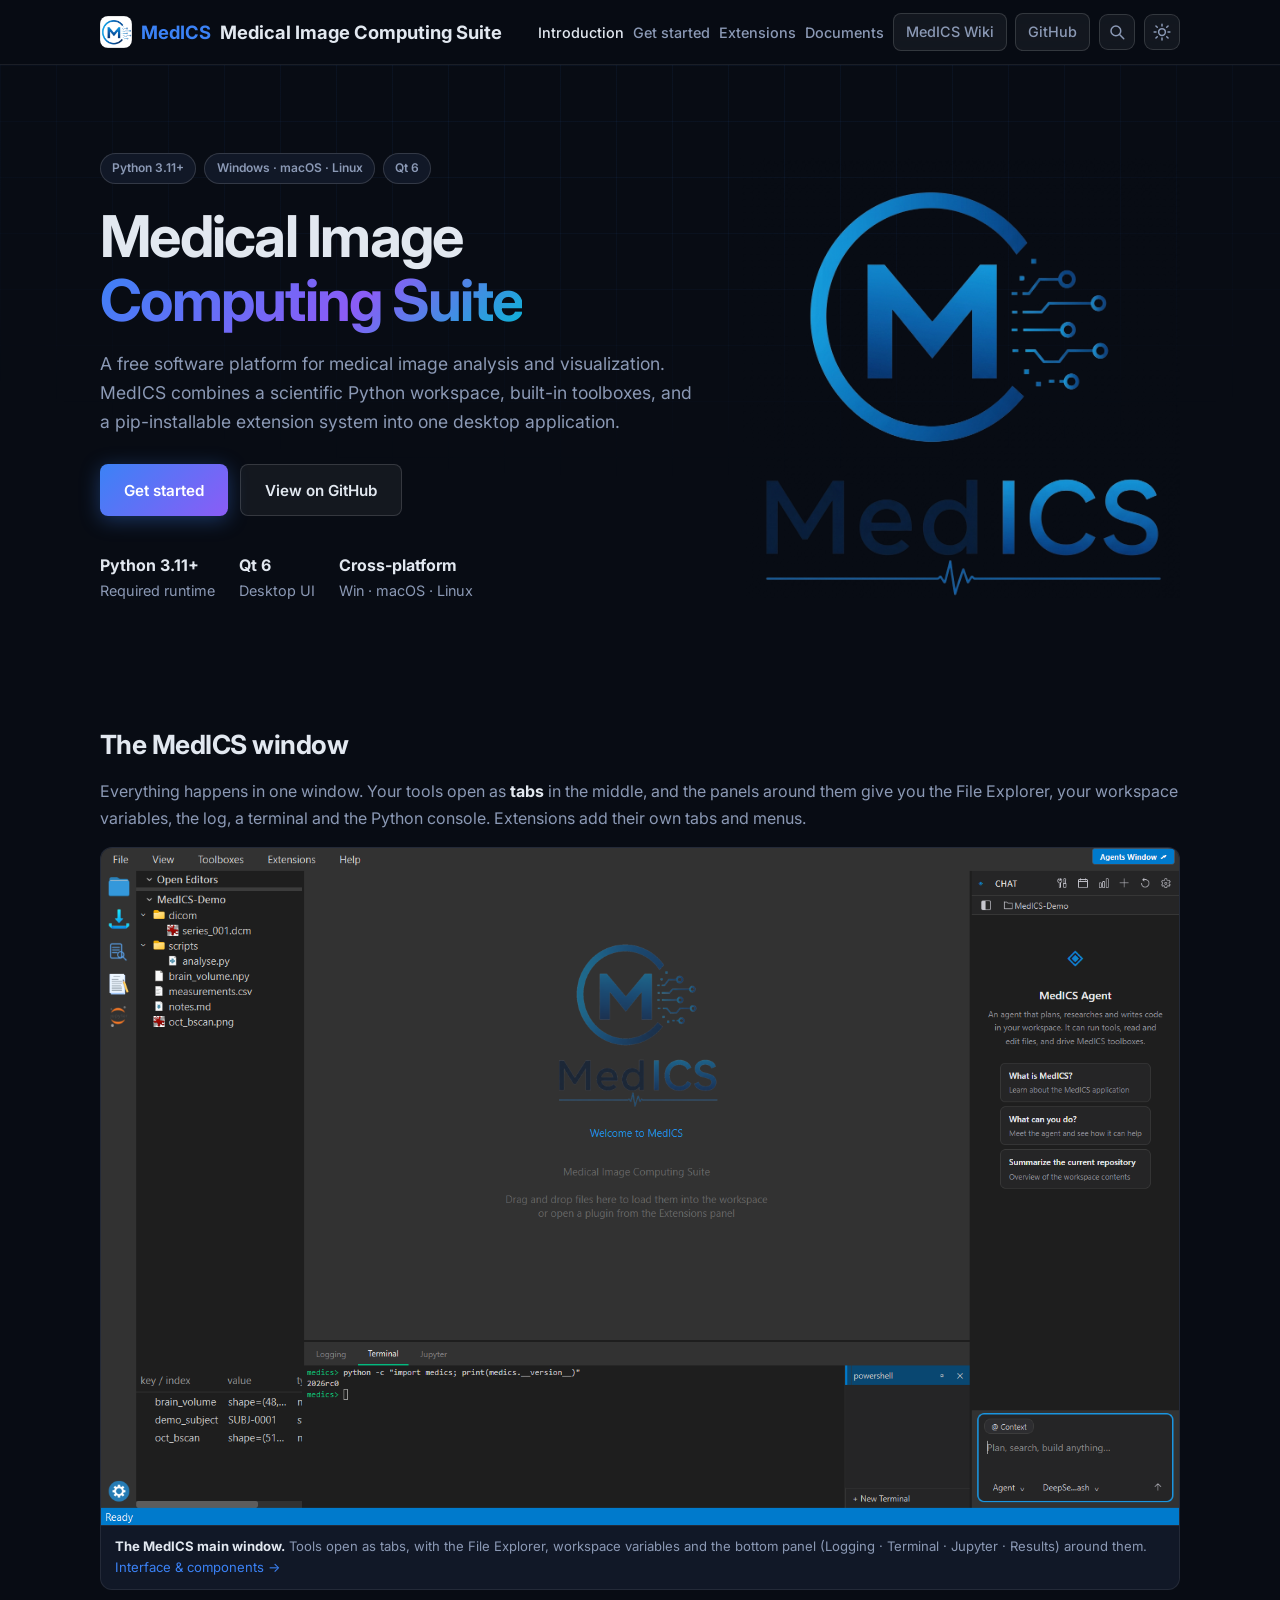
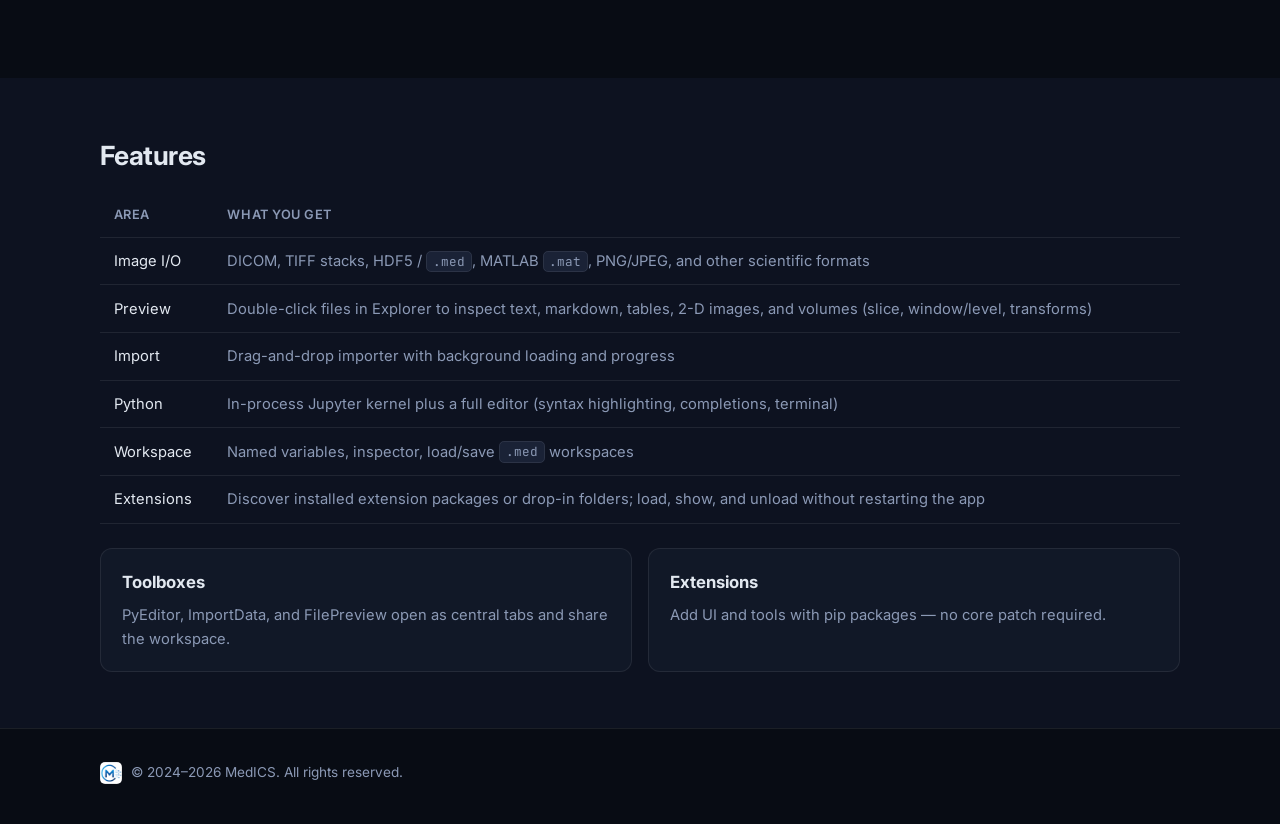
<file: index.html>
<!DOCTYPE html>
<html lang="en">
<head>
  <meta charset="UTF-8" />
  <meta name="viewport" content="width=device-width, initial-scale=1.0" />
  <title>MedICS — Medical Image Computing Suite</title>
  <meta name="description" content="MedICS is a cross-platform medical image visualization and analysis platform built on PySide6 (Qt 6)." />
  <link rel="preconnect" href="https://fonts.googleapis.com" />
  <link href="https://fonts.googleapis.com/css2?family=Inter:wght@400;500;600;700&family=JetBrains+Mono:wght@400;500&display=swap" rel="stylesheet" />
  <link rel="stylesheet" href="css/style.css" />
  <link rel="stylesheet" href="css/docs.css" />
  <link rel="icon" href="icon/icon.ico" sizes="any" />
  <link rel="icon" type="image/png" href="icon/icon.png" />
  <link rel="apple-touch-icon" href="icon/icon.png" />
  <meta property="og:image" content="https://medical-image-computing-suite.github.io/icon/logo.png" />
  <script>
    // Apply the saved theme before first paint, so a light-theme visitor never
    // sees a flash of the dark theme while js/site.js is still loading.
    (function () {
      try {
        var t = localStorage.getItem("medics-theme");
        if (t === "light" || t === "dark") document.documentElement.setAttribute("data-theme", t);
      } catch (e) { /* private mode: keep the dark default */ }
    })();
  </script>
  <script src="js/site.js" defer></script>
</head>
<body>
  <header class="nav" id="site-nav">
    <noscript>
      <div class="container nav__inner">
        <a class="nav__logo" href="index.html"><img src="icon/icon.png" alt="" width="32" height="32" /><em>MedICS</em>Medical Image Computing Suite</a>
        <ul class="nav__fallback">
          <li><a href="index.html">Introduction</a></li>
          <li><a href="get-started.html">Get started</a></li>
          <li><a href="extensions.html">Extensions</a></li>
          <li><a href="document.html">Documents</a></li>
          <li><a class="btn btn--ghost btn--sm" href="https://github.com/Medical-Image-Computing-Suite/MedICS-Community/wiki" target="_blank" rel="noopener">MedICS Wiki</a></li>
          <li><a class="btn btn--ghost btn--sm" href="https://github.com/medical-image-computing-suite" target="_blank" rel="noopener">GitHub</a></li>
        </ul>
      </div>
    </noscript>
  </header>

  <header class="hero">
    <div class="container hero__inner">
      <div>
      <div class="badge-row">
        <span class="badge">Python 3.11+</span>
        <span class="badge">Windows · macOS · Linux</span>
        <span class="badge">Qt 6</span>
      </div>
      <h1>Medical Image<br /><span class="gradient">Computing Suite</span></h1>
      <p class="lead">
        A free software platform for medical image analysis and visualization. MedICS combines a scientific Python workspace,
        built-in toolboxes, and a pip-installable extension system into one desktop application.
      </p>
      <div class="hero__cta">
        <a class="btn btn--primary" href="get-started.html#installer">Get started</a>
        <a class="btn btn--ghost" href="https://github.com/medical-image-computing-suite" target="_blank" rel="noopener">View on GitHub</a>
      </div>
      <div class="hero__meta">
        <div><strong>Python 3.11+</strong>Required runtime</div>
        <div><strong>Qt 6</strong>Desktop UI</div>
        <div><strong>Cross-platform</strong>Win · macOS · Linux</div>
      </div>
      </div>
      <img class="hero__logo" src="icon/logo.png" alt="MedICS — Medical Image Computing Suite" width="1024" height="1025" />
    </div>
  </header>

  <section class="section" id="window">
    <div class="container">
      <h2>The MedICS window</h2>
      <p>
        Everything happens in one window. Your tools open as <strong>tabs</strong> in the middle, and the
        panels around them give you the File Explorer, your workspace variables, the log, a terminal
        and the Python console. Extensions add their own tabs and menus.
      </p>
      <div class="doc-screens">
        <figure class="doc-figure">
          <a href="docs/interface.html#the-medics-window">
            <img src="assets/img/overview/main_window.png" alt="The MedICS main window" width="1560" height="980" />
          </a>
          <figcaption><strong>The MedICS main window.</strong> Tools open as tabs, with the File
          Explorer, workspace variables and the bottom panel (Logging · Terminal · Jupyter · Results)
          around them. <a href="docs/interface.html#the-medics-window">Interface &amp; components &#8594;</a></figcaption>
        </figure>
      </div>
    </div>
  </section>

  <section class="section section--alt" id="features">
    <div class="container">
      <h2>Features</h2>
      <div class="table-wrap">
        <table>
          <thead>
            <tr><th>Area</th><th>What you get</th></tr>
          </thead>
          <tbody>
            <tr>
              <td>Image I/O</td>
              <td>DICOM, TIFF stacks, HDF5 / <code>.med</code>, MATLAB <code>.mat</code>, PNG/JPEG, and other scientific formats</td>
            </tr>
            <tr>
              <td>Preview</td>
              <td>Double-click files in Explorer to inspect text, markdown, tables, 2-D images, and volumes (slice, window/level, transforms)</td>
            </tr>
            <tr>
              <td>Import</td>
              <td>Drag-and-drop importer with background loading and progress</td>
            </tr>
            <tr>
              <td>Python</td>
              <td>In-process Jupyter kernel plus a full editor (syntax highlighting, completions, terminal)</td>
            </tr>
            <tr>
              <td>Workspace</td>
              <td>Named variables, inspector, load/save <code>.med</code> workspaces</td>
            </tr>
            <tr>
              <td>Extensions</td>
              <td>Discover installed extension packages or drop-in folders; load, show, and unload without restarting the app</td>
            </tr>
          </tbody>
        </table>
      </div>
      <div class="grid">
        <div class="card">
          <h3>Toolboxes</h3>
          <p>PyEditor, ImportData, and FilePreview open as central tabs and share the workspace.</p>
        </div>
        <div class="card">
          <h3>Extensions</h3>
          <p>Add UI and tools with pip packages — no core patch required.</p>
        </div>
      </div>
    </div>
  </section>

  <footer class="footer">
    <div class="container footer__inner">
      <span class="footer__brand"><img src="icon/icon.png" alt="" width="22" height="22" />© 2024–2026 MedICS. All rights reserved.</span>
    </div>
  </footer>
</body>
</html>
</file>
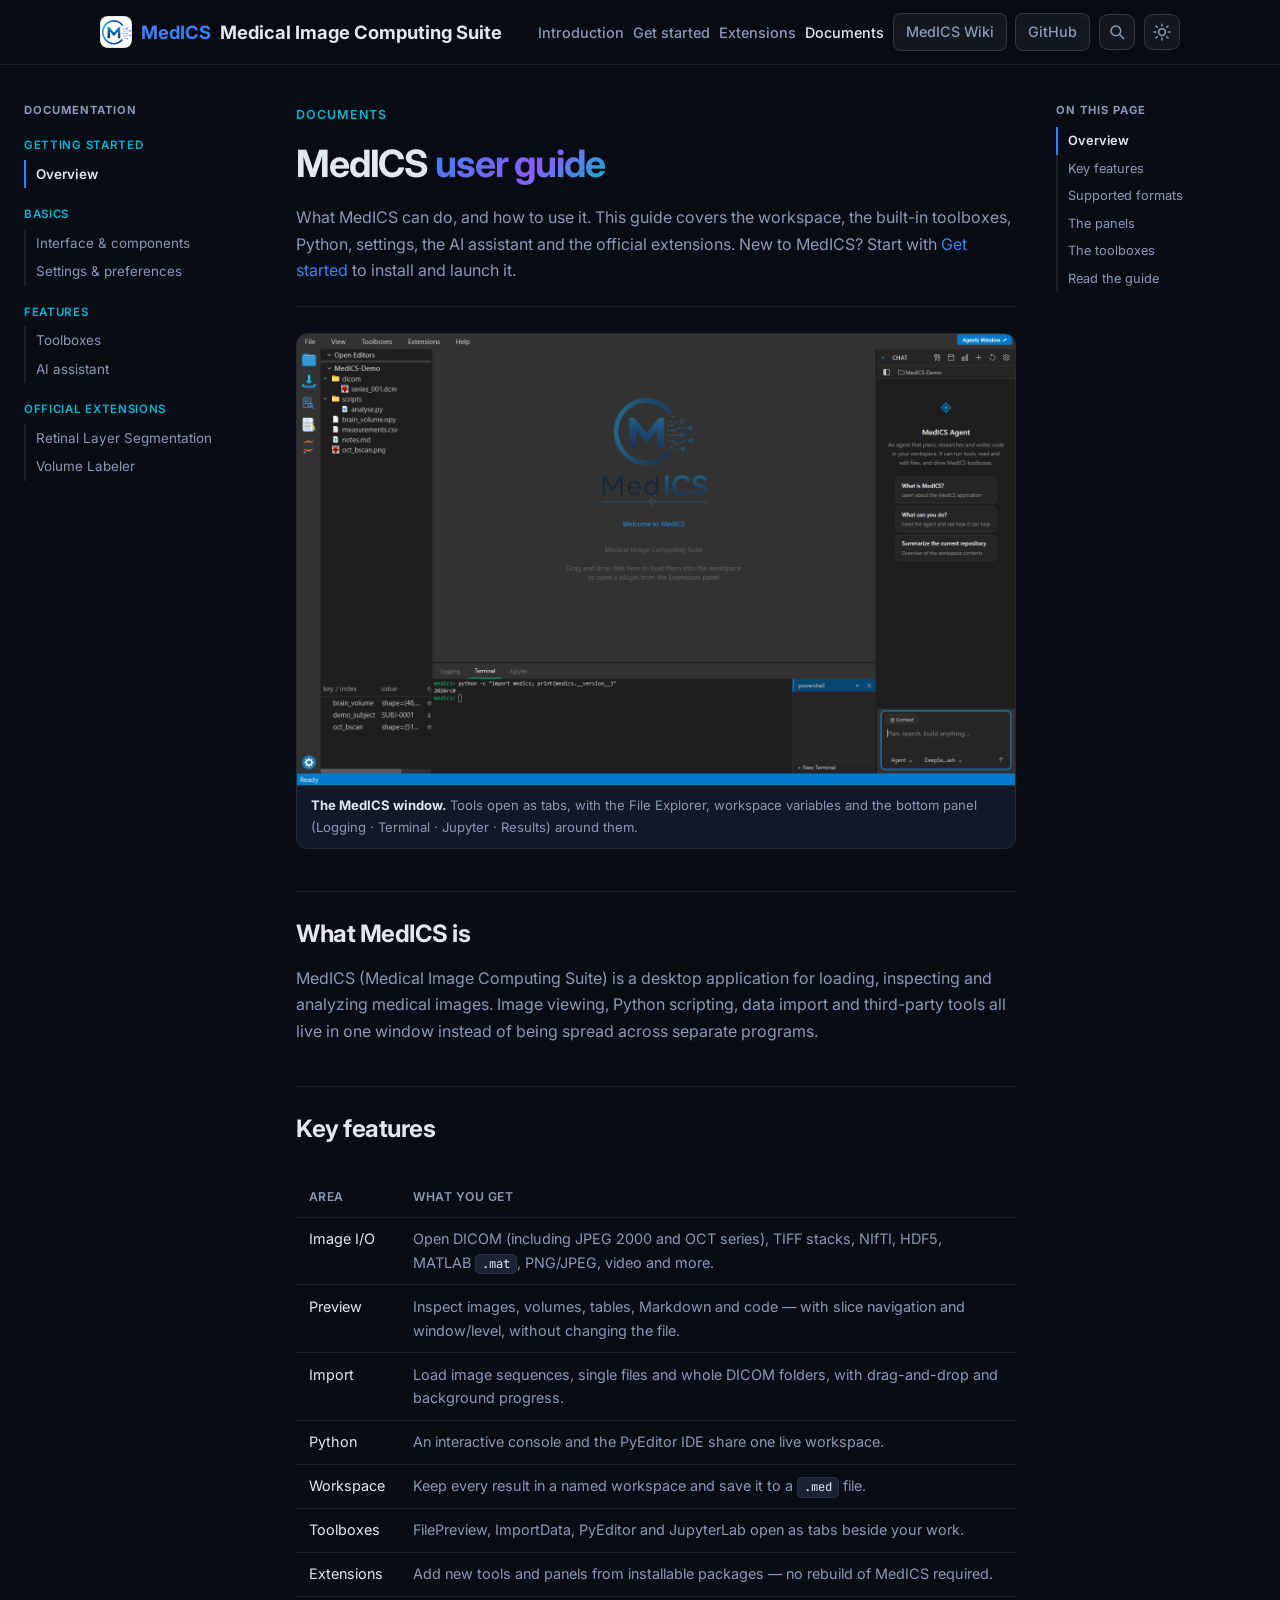
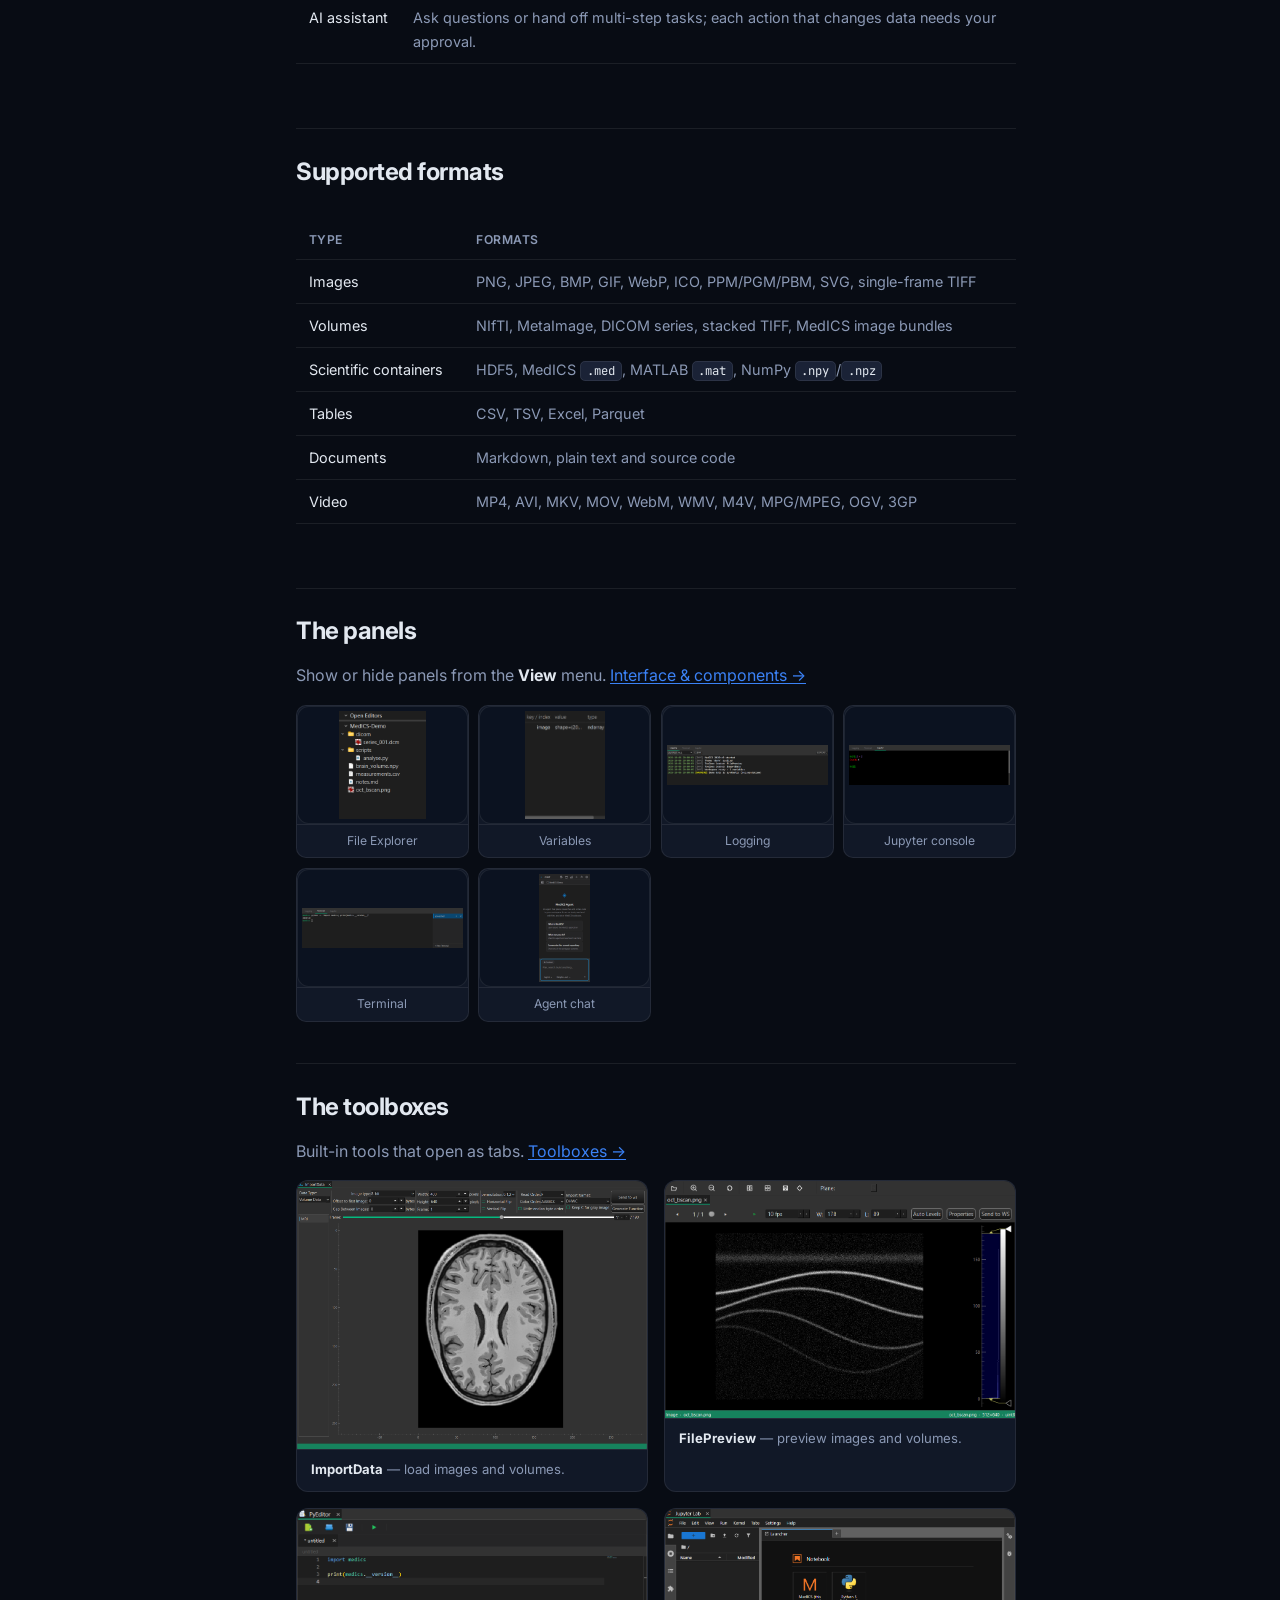
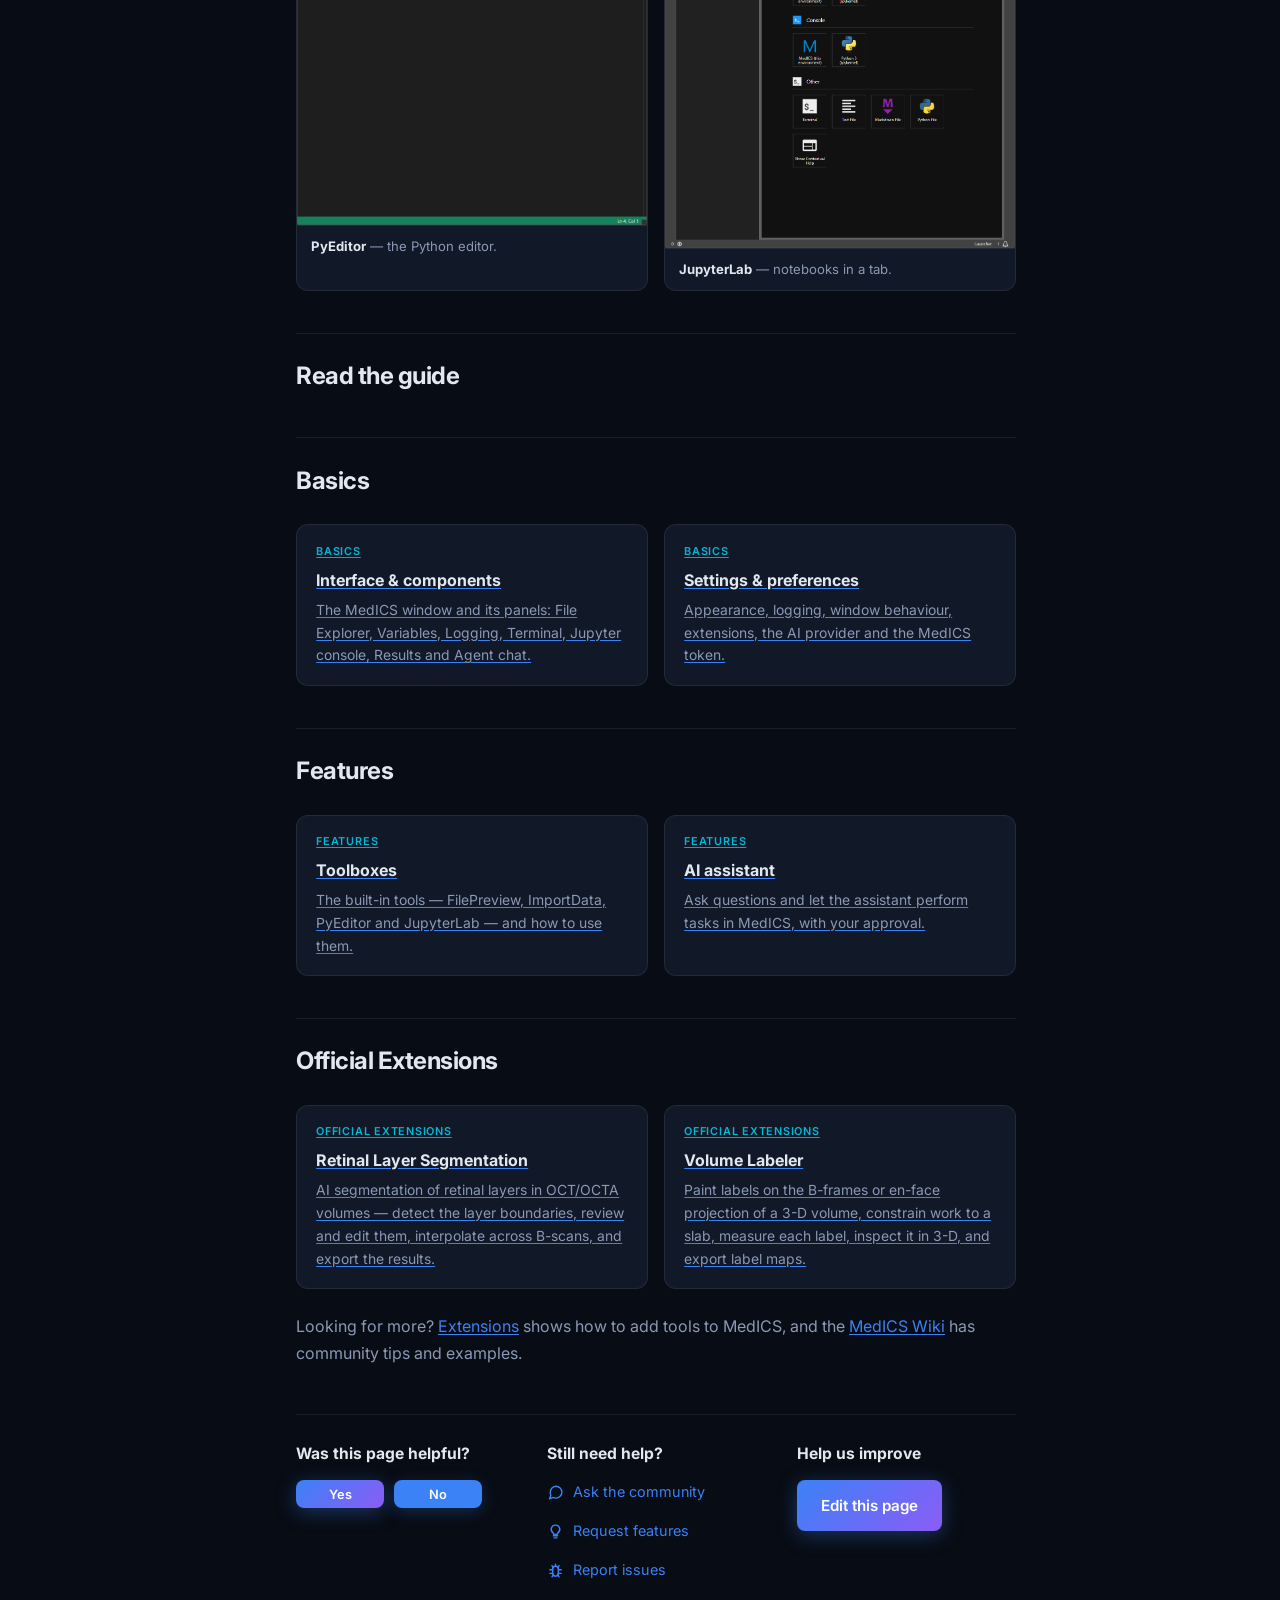
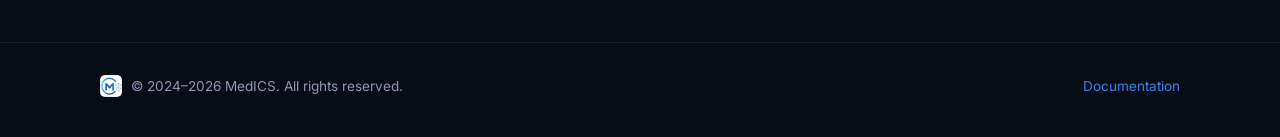
<file: document.html>
<!DOCTYPE html>
<html lang="en">
<head>
  <meta charset="UTF-8" />
  <meta name="viewport" content="width=device-width, initial-scale=1.0" />
  <title>Documents — MedICS Documentation</title>
  <meta name="description" content="How to use MedICS: the workspace, the toolboxes, Python, settings, the AI assistant and the official extensions." />
  <link rel="preconnect" href="https://fonts.googleapis.com" />
  <link href="https://fonts.googleapis.com/css2?family=Inter:wght@400;500;600;700&family=JetBrains+Mono:wght@400;500&display=swap" rel="stylesheet" />
  <link rel="stylesheet" href="css/style.css" />
  <link rel="stylesheet" href="css/docs.css" />
  <link rel="icon" href="icon/icon.ico" sizes="any" />
  <link rel="icon" type="image/png" href="icon/icon.png" />
  <link rel="apple-touch-icon" href="icon/icon.png" />
  <meta property="og:image" content="https://medical-image-computing-suite.github.io/icon/logo.png" />
  <script>
    // Apply the saved theme before first paint, so a light-theme visitor never
    // sees a flash of the dark theme while js/site.js is still loading.
    (function () {
      try {
        var t = localStorage.getItem("medics-theme");
        if (t === "light" || t === "dark") document.documentElement.setAttribute("data-theme", t);
      } catch (e) { /* private mode: keep the dark default */ }
    })();
  </script>
  <script src="js/site.js" defer></script>
</head>
<body>
  <header class="nav" id="site-nav">
    <noscript>
      <div class="container nav__inner">
        <a class="nav__logo" href="index.html"><img src="icon/icon.png" alt="" width="32" height="32" /><em>MedICS</em>Medical Image Computing Suite</a>
        <ul class="nav__fallback">
          <li><a href="index.html">Introduction</a></li>
          <li><a href="get-started.html">Get started</a></li>
          <li><a href="extensions.html">Extensions</a></li>
          <li><a href="document.html">Documents</a></li>
          <li><a class="btn btn--ghost btn--sm" href="https://github.com/Medical-Image-Computing-Suite/MedICS-Community/wiki" target="_blank" rel="noopener">MedICS Wiki</a></li>
          <li><a class="btn btn--ghost btn--sm" href="https://github.com/medical-image-computing-suite" target="_blank" rel="noopener">GitHub</a></li>
        </ul>
      </div>
    </noscript>
  </header>

  <div class="docs-shell container">
    <aside class="docs-side">
      <div class="docs-side__title">Documentation</div>
      <nav><div class="docs-side__group">Getting started</div><ul><li><a class="is-current" href="document.html">Overview</a></li></ul><div class="docs-side__group">Basics</div><ul><li><a href="docs/interface.html">Interface &amp; components</a></li><li><a href="docs/settings.html">Settings &amp; preferences</a></li></ul><div class="docs-side__group">Features</div><ul><li><a href="docs/toolboxes.html">Toolboxes</a></li><li><a href="docs/ai-assistant.html">AI assistant</a></li></ul><div class="docs-side__group">Official Extensions</div><ul><li><a href="docs/retinal-layer-segmentation.html">Retinal Layer Segmentation</a></li><li><a href="docs/volume-labeler.html">Volume Labeler</a></li></ul></nav>
    </aside>
    <main class="docs-main">
      <header class="docs-hero">
        <div class="tag">Documents</div>
        <h1>MedICS <span class="gradient">user guide</span></h1>
        <p>What MedICS can do, and how to use it. This guide covers the workspace, the built-in
        toolboxes, Python, settings, the AI assistant and the official extensions. New to MedICS? Start with
        <a href="get-started.html">Get started</a> to install and launch it.</p>
      </header>
      <article class="docs-content">
      <div class="doc-screens">
        <figure class="doc-figure">
          <a href="docs/interface.html#the-medics-window">
            <img src="assets/img/overview/main_window.png" alt="The MedICS main window" width="1560" height="980" />
          </a>
          <figcaption><strong>The MedICS window.</strong> Tools open as tabs, with the File Explorer,
          workspace variables and the bottom panel (Logging · Terminal · Jupyter · Results) around them.</figcaption>
        </figure>
      </div>

      <h2 id="overview">What MedICS is</h2>
      <p>MedICS (Medical Image Computing Suite) is a desktop application for loading, inspecting
      and analyzing medical images. Image viewing, Python scripting, data import and third-party
      tools all live in one window instead of being spread across separate programs.</p>

      <h2 id="key-features">Key features</h2>
      <div class="table-wrap"><table>
        <thead><tr><th>Area</th><th>What you get</th></tr></thead>
        <tbody><tr><td>Image I/O</td><td>Open DICOM (including JPEG 2000 and OCT series), TIFF stacks, NIfTI, HDF5, MATLAB <code>.mat</code>, PNG/JPEG, video and more.</td></tr><tr><td>Preview</td><td>Inspect images, volumes, tables, Markdown and code — with slice navigation and window/level, without changing the file.</td></tr><tr><td>Import</td><td>Load image sequences, single files and whole DICOM folders, with drag-and-drop and background progress.</td></tr><tr><td>Python</td><td>An interactive console and the PyEditor IDE share one live workspace.</td></tr><tr><td>Workspace</td><td>Keep every result in a named workspace and save it to a <code>.med</code> file.</td></tr><tr><td>Toolboxes</td><td>FilePreview, ImportData, PyEditor and JupyterLab open as tabs beside your work.</td></tr><tr><td>Extensions</td><td>Add new tools and panels from installable packages — no rebuild of MedICS required.</td></tr><tr><td>AI assistant</td><td>Ask questions or hand off multi-step tasks; each action that changes data needs your approval.</td></tr></tbody>
      </table></div>

      <h2 id="supported-formats">Supported formats</h2>
      <div class="table-wrap"><table>
        <thead><tr><th>Type</th><th>Formats</th></tr></thead>
        <tbody><tr><td>Images</td><td>PNG, JPEG, BMP, GIF, WebP, ICO, PPM/PGM/PBM, SVG, single-frame TIFF</td></tr><tr><td>Volumes</td><td>NIfTI, MetaImage, DICOM series, stacked TIFF, MedICS image bundles</td></tr><tr><td>Scientific containers</td><td>HDF5, MedICS <code>.med</code>, MATLAB <code>.mat</code>, NumPy <code>.npy</code>/<code>.npz</code></td></tr><tr><td>Tables</td><td>CSV, TSV, Excel, Parquet</td></tr><tr><td>Documents</td><td>Markdown, plain text and source code</td></tr><tr><td>Video</td><td>MP4, AVI, MKV, MOV, WebM, WMV, M4V, MPG/MPEG, OGV, 3GP</td></tr></tbody>
      </table></div>

      <h2 id="the-panels">The panels</h2>
      <p class="tight-lead">Show or hide panels from the <strong>View</strong> menu.
      <a href="docs/interface.html">Interface &amp; components &#8594;</a></p>
      <div class="panel-strip"><figure class="panel-tile"><a href="docs/interface.html#file-explorer"><img loading="lazy" src="assets/img/components/file_explorer.png" alt="File Explorer" width="240" height="300" /></a><figcaption>File Explorer</figcaption></figure><figure class="panel-tile"><a href="docs/interface.html#variables"><img loading="lazy" src="assets/img/components/workspace_variables.png" alt="Variables" width="369" height="496" /></a><figcaption>Variables</figcaption></figure><figure class="panel-tile"><a href="docs/interface.html#logging"><img loading="lazy" src="assets/img/components/logging.png" alt="Logging" width="963" height="240" /></a><figcaption>Logging</figcaption></figure><figure class="panel-tile"><a href="docs/interface.html#jupyter-console"><img loading="lazy" src="assets/img/components/jupyter_console.png" alt="Jupyter console" width="963" height="240" /></a><figcaption>Jupyter console</figcaption></figure><figure class="panel-tile"><a href="docs/interface.html#terminal"><img loading="lazy" src="assets/img/components/terminal.png" alt="Terminal" width="963" height="240" /></a><figcaption>Terminal</figcaption></figure><figure class="panel-tile"><a href="docs/interface.html#agent-chat"><img loading="lazy" src="assets/img/components/agent_chat.png" alt="Agent chat" width="300" height="640" /></a><figcaption>Agent chat</figcaption></figure></div>

      <h2 id="the-toolboxes">The toolboxes</h2>
      <p>Built-in tools that open as tabs. <a href="docs/toolboxes.html">Toolboxes &#8594;</a></p>
      <div class="doc-screens doc-screens--grid"><figure class="doc-figure"><a href="docs/toolboxes.html#importdata"><img loading="lazy" src="assets/img/toolbox/importdata.png" alt="&lt;strong&gt;ImportData&lt;/strong&gt; — load images and volumes." width="961" height="650" /></a><figcaption><strong>ImportData</strong> — load images and volumes.</figcaption></figure><figure class="doc-figure"><a href="docs/toolboxes.html#filepreview"><img loading="lazy" src="assets/img/toolbox/filepreview.png" alt="&lt;strong&gt;FilePreview&lt;/strong&gt; — preview images and volumes." width="961" height="650" /></a><figcaption><strong>FilePreview</strong> — preview images and volumes.</figcaption></figure><figure class="doc-figure"><a href="docs/toolboxes.html#pyeditor"><img loading="lazy" src="assets/img/toolbox/pyeditor.png" alt="&lt;strong&gt;PyEditor&lt;/strong&gt; — the Python editor." width="961" height="650" /></a><figcaption><strong>PyEditor</strong> — the Python editor.</figcaption></figure><figure class="doc-figure"><a href="docs/toolboxes.html#jupyterlab"><img loading="lazy" src="assets/img/toolbox/jupyterlab.png" alt="&lt;strong&gt;JupyterLab&lt;/strong&gt; — notebooks in a tab." width="1315" height="824" /></a><figcaption><strong>JupyterLab</strong> — notebooks in a tab.</figcaption></figure></div>

      <h2 id="read-the-guide">Read the guide</h2>
      <h2 class="hub-group">Basics</h2><div class="doc-cards"><a class="doc-card" href="docs/interface.html"><span class="doc-card__tag">Basics</span><h3>Interface &amp; components</h3><p>The MedICS window and its panels: File Explorer, Variables, Logging, Terminal, Jupyter console, Results and Agent chat.</p></a><a class="doc-card" href="docs/settings.html"><span class="doc-card__tag">Basics</span><h3>Settings &amp; preferences</h3><p>Appearance, logging, window behaviour, extensions, the AI provider and the MedICS token.</p></a></div><h2 class="hub-group">Features</h2><div class="doc-cards"><a class="doc-card" href="docs/toolboxes.html"><span class="doc-card__tag">Features</span><h3>Toolboxes</h3><p>The built-in tools — FilePreview, ImportData, PyEditor and JupyterLab — and how to use them.</p></a><a class="doc-card" href="docs/ai-assistant.html"><span class="doc-card__tag">Features</span><h3>AI assistant</h3><p>Ask questions and let the assistant perform tasks in MedICS, with your approval.</p></a></div><h2 class="hub-group">Official Extensions</h2><div class="doc-cards"><a class="doc-card" href="docs/retinal-layer-segmentation.html"><span class="doc-card__tag">Official Extensions</span><h3>Retinal Layer Segmentation</h3><p>AI segmentation of retinal layers in OCT/OCTA volumes — detect the layer boundaries, review and edit them, interpolate across B-scans, and export the results.</p></a><a class="doc-card" href="docs/volume-labeler.html"><span class="doc-card__tag">Official Extensions</span><h3>Volume Labeler</h3><p>Paint labels on the B-frames or en-face projection of a 3-D volume, constrain work to a slab, measure each label, inspect it in 3-D, and export label maps.</p></a></div>

      <p style="margin-top:1.5rem">Looking for more? <a href="extensions.html">Extensions</a> shows how to add
      tools to MedICS, and the <a href="https://github.com/Medical-Image-Computing-Suite/MedICS-Community/wiki" target="_blank" rel="noopener">MedICS Wiki</a> has
      community tips and examples.</p>
      </article>
    </main>
    <aside class="docs-toc">
      <div class="docs-toc__title">On this page</div>
      <nav><ul><li><a class="lvl-2" href="#overview">Overview</a></li><li><a class="lvl-2" href="#key-features">Key features</a></li><li><a class="lvl-2" href="#supported-formats">Supported formats</a></li><li><a class="lvl-2" href="#the-panels">The panels</a></li><li><a class="lvl-2" href="#the-toolboxes">The toolboxes</a></li><li><a class="lvl-2" href="#read-the-guide">Read the guide</a></li></ul></nav>
    </aside>
  </div>

  <footer class="footer">
    <div class="container footer__inner">
      <span class="footer__brand"><img src="icon/icon.png" alt="" width="22" height="22" />© 2024–2026 MedICS. All rights reserved.</span>
      <a href="document.html">Documentation</a>
    </div>
  </footer>
</body>
</html>
</file>
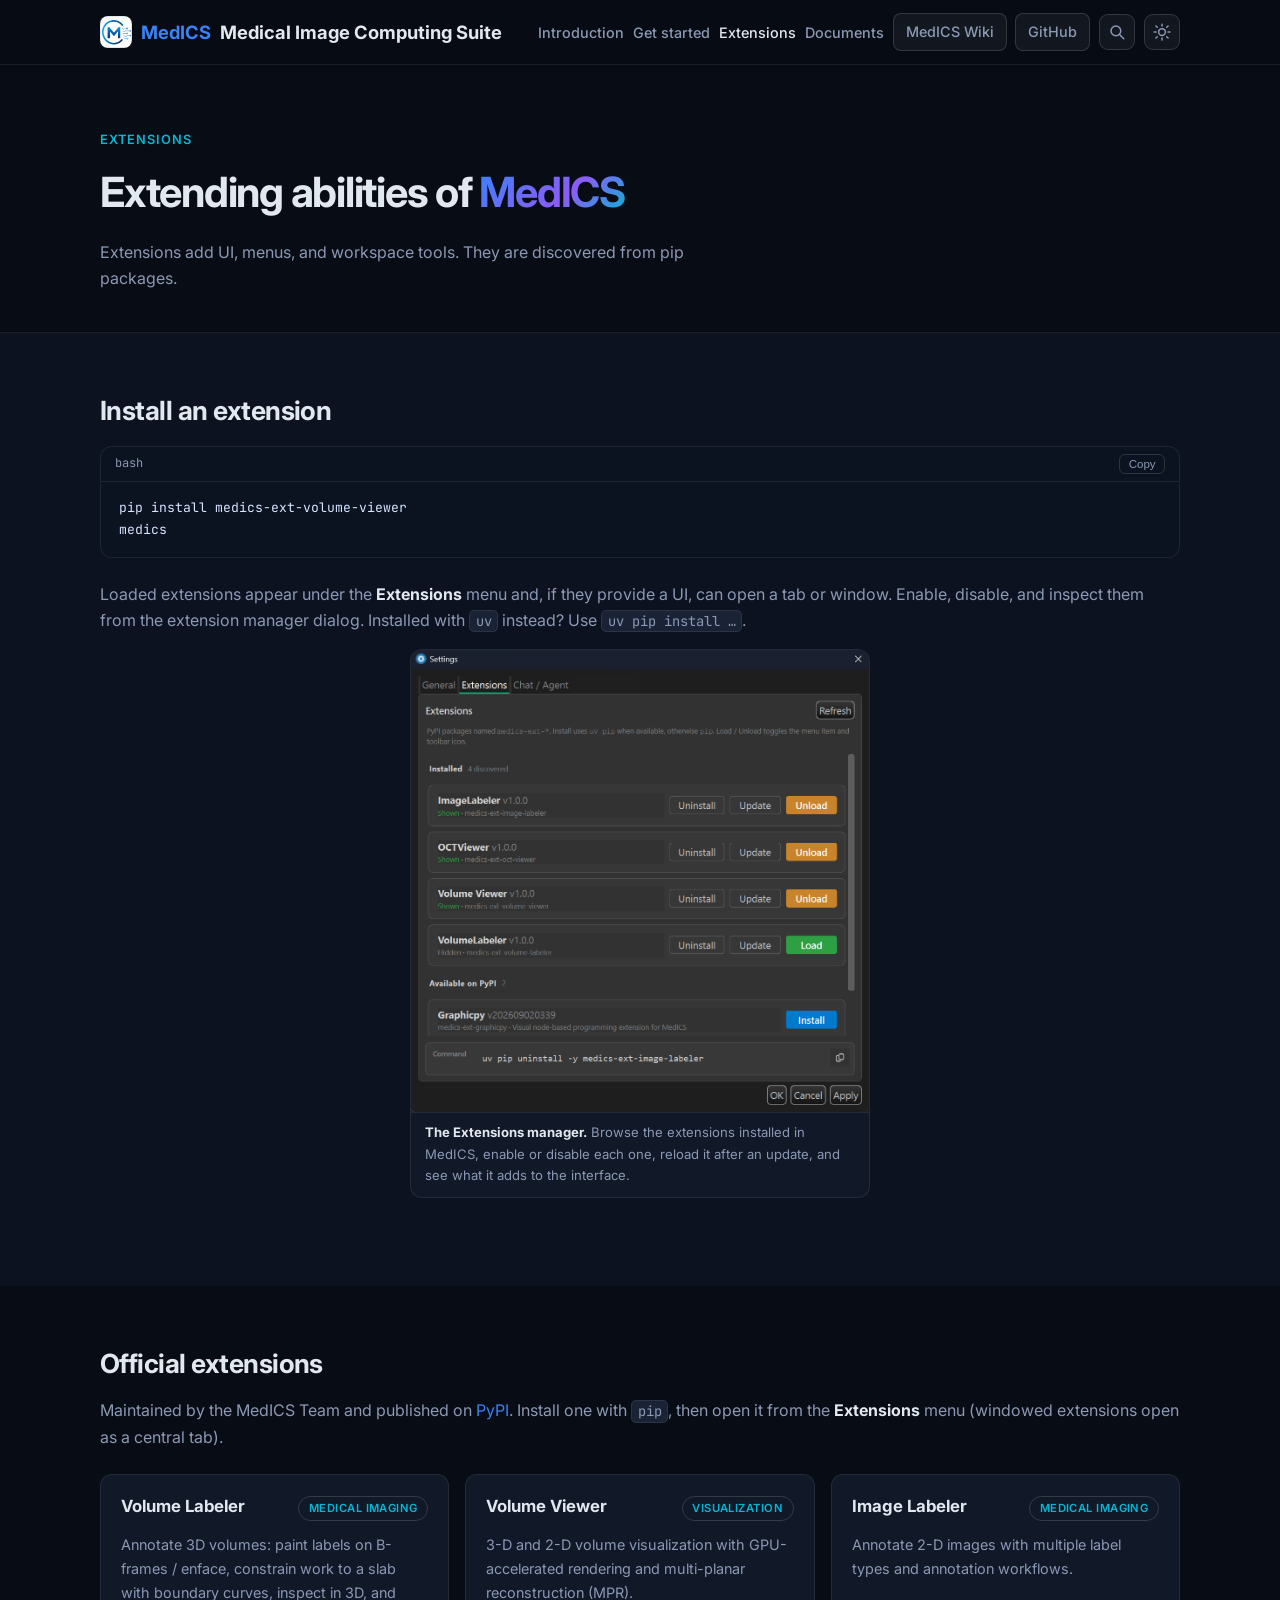
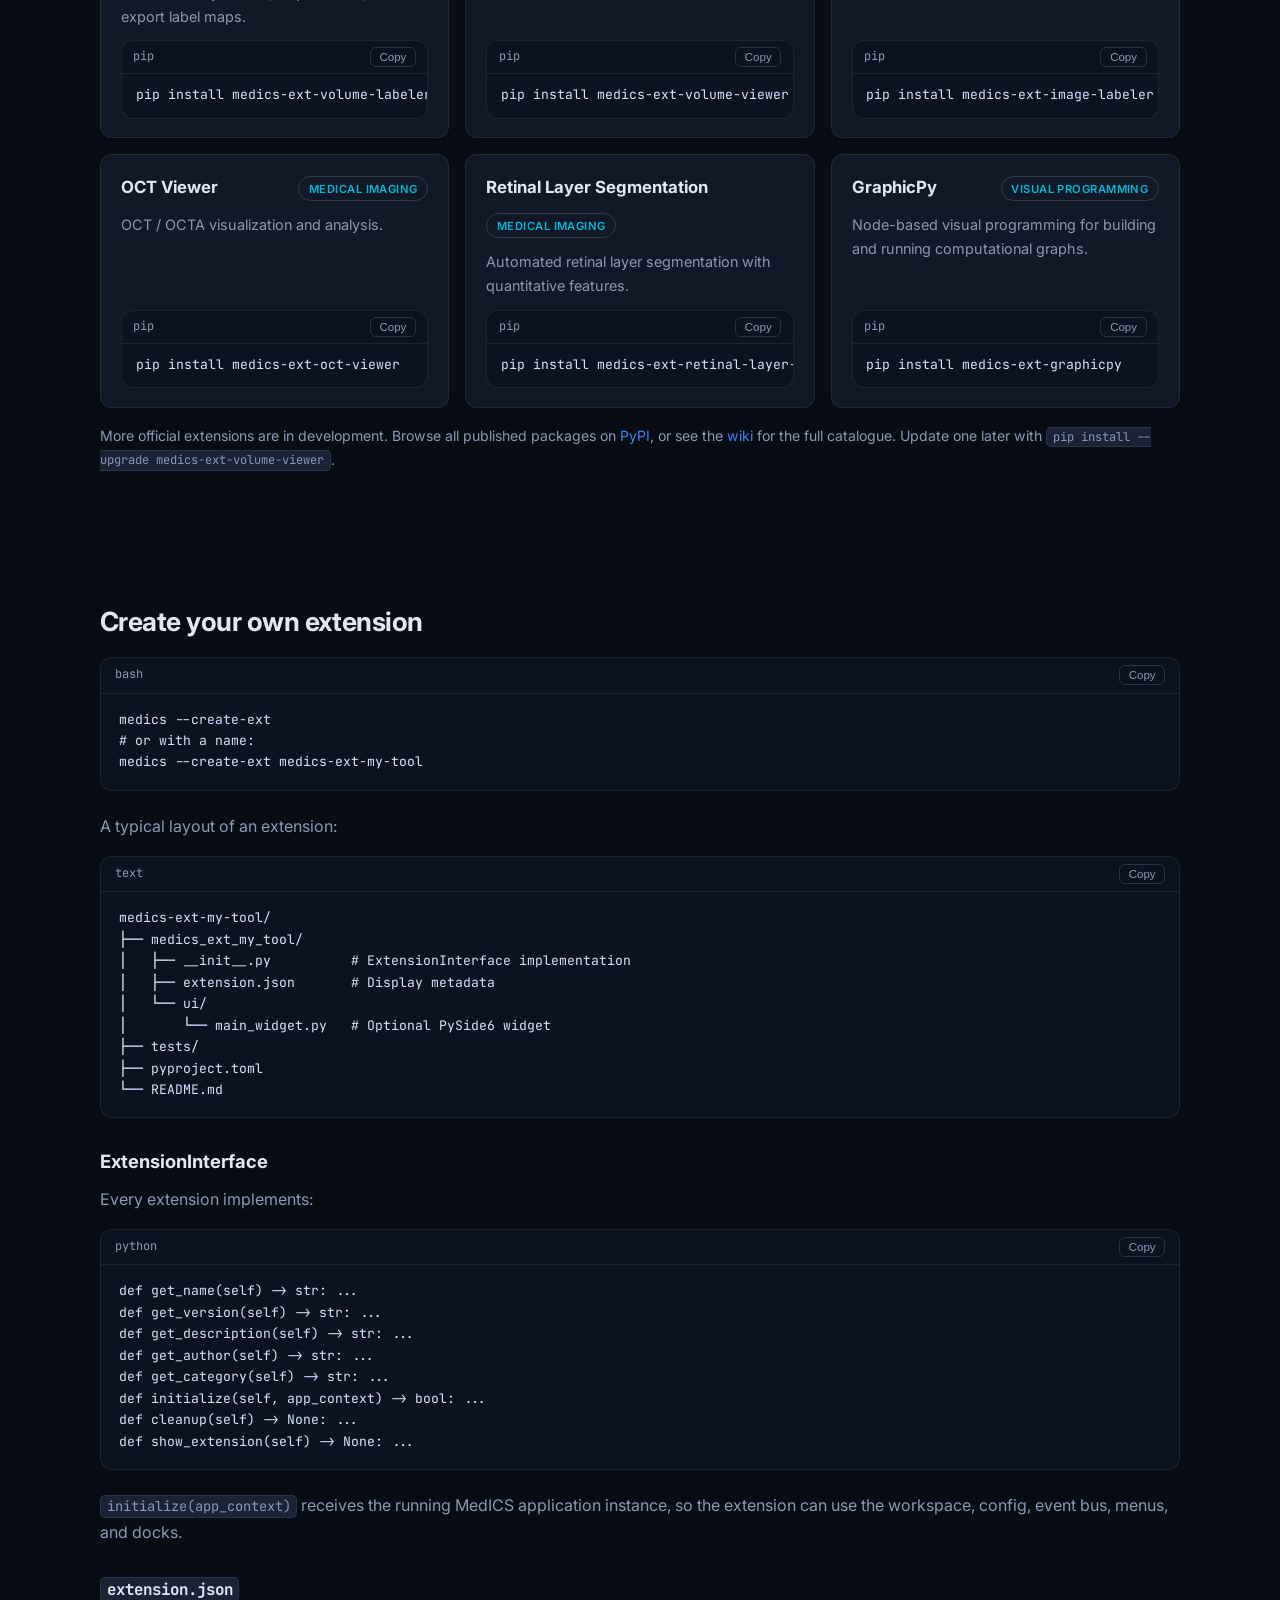
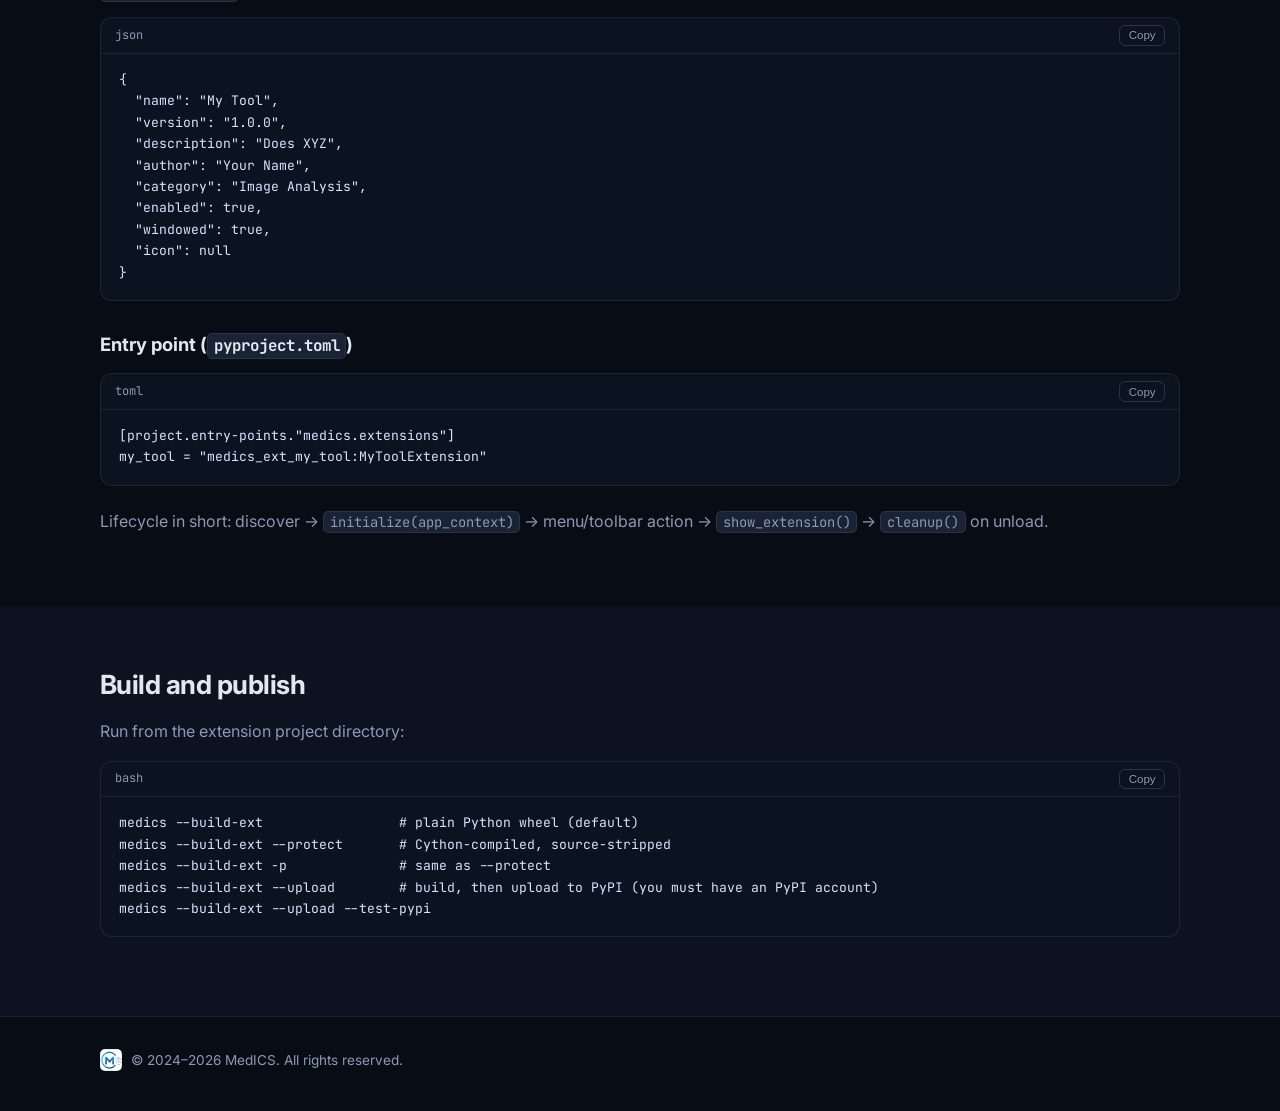
<file: extensions.html>
<!DOCTYPE html>
<html lang="en">
<head>
  <meta charset="UTF-8" />
  <meta name="viewport" content="width=device-width, initial-scale=1.0" />
  <title>Extensions — MedICS</title>
  <meta name="description" content="Install, create, and publish MedICS extensions." />
  <link rel="preconnect" href="https://fonts.googleapis.com" />
  <link href="https://fonts.googleapis.com/css2?family=Inter:wght@400;500;600;700&family=JetBrains+Mono:wght@400;500&display=swap" rel="stylesheet" />
  <link rel="stylesheet" href="css/style.css" />
  <link rel="stylesheet" href="css/docs.css" />
  <link rel="icon" href="icon/icon.ico" sizes="any" />
  <link rel="icon" type="image/png" href="icon/icon.png" />
  <link rel="apple-touch-icon" href="icon/icon.png" />
  <meta property="og:image" content="https://medical-image-computing-suite.github.io/icon/logo.png" />
  <script>
    // Apply the saved theme before first paint, so a light-theme visitor never
    // sees a flash of the dark theme while js/site.js is still loading.
    (function () {
      try {
        var t = localStorage.getItem("medics-theme");
        if (t === "light" || t === "dark") document.documentElement.setAttribute("data-theme", t);
      } catch (e) { /* private mode: keep the dark default */ }
    })();
  </script>
  <script src="js/site.js" defer></script>
</head>
<body>
  <header class="nav" id="site-nav">
    <noscript>
      <div class="container nav__inner">
        <a class="nav__logo" href="index.html"><img src="icon/icon.png" alt="" width="32" height="32" /><em>MedICS</em>Medical Image Computing Suite</a>
        <ul class="nav__fallback">
          <li><a href="index.html">Introduction</a></li>
          <li><a href="get-started.html">Get started</a></li>
          <li><a href="extensions.html">Extensions</a></li>
          <li><a href="document.html">Documents</a></li>
          <li><a class="btn btn--ghost btn--sm" href="https://github.com/Medical-Image-Computing-Suite/MedICS-Community/wiki" target="_blank" rel="noopener">MedICS Wiki</a></li>
          <li><a class="btn btn--ghost btn--sm" href="https://github.com/medical-image-computing-suite" target="_blank" rel="noopener">GitHub</a></li>
        </ul>
      </div>
    </noscript>
  </header>

  <header class="page-hero">
    <div class="container">
      <div class="tag">Extensions</div>
      <h1>Extending abilities of <span class="gradient">MedICS</span></h1>
      <p>Extensions add UI, menus, and workspace tools. They are discovered from pip packages.</p>
    </div>
  </header>

  <section class="section section--alt" id="install">
    <div class="container">
      <h2>Install an extension</h2>
      <div class="code-block">
        <div class="code-block__header"><span>bash</span><button class="copy-btn" type="button">Copy</button></div>
        <pre><code>pip install medics-ext-volume-viewer
medics</code></pre>
      </div>
      <p>
        Loaded extensions appear under the <strong>Extensions</strong> menu and, if they provide a UI,
        can open a tab or window. Enable, disable, and inspect them from the extension manager dialog.
        Installed with <code>uv</code> instead? Use <code>uv pip install …</code>.
      </p>
      <div class="doc-screens doc-screens--medium">
        <figure class="doc-figure">
          <a href="docs/settings.html#extension-manager">
            <img loading="lazy" src="assets/img/components/Extension_manager.png" alt="The Extensions manager" width="1050" height="1057" />
          </a>
          <figcaption><strong>The Extensions manager.</strong> Browse the extensions installed in
          MedICS, enable or disable each one, reload it after an update, and see what it adds to the
          interface.</figcaption>
        </figure>
      </div>
    </div>
  </section>

  <section class="section" id="official">
    <div class="container">
      <h2>Official extensions</h2>
      <p>
        Maintained by the MedICS Team and published on
        <a href="https://pypi.org/user/medics-team/" target="_blank" rel="noopener">PyPI</a>.
        Install one with <code>pip</code>, then open it from the <strong>Extensions</strong> menu
        (windowed extensions open as a central tab).
      </p>

      <div class="ext-grid">
        <article class="ext-card">
          <div class="ext-card__head">
            <h3>Volume Labeler</h3>
            <span class="ext-card__cat">Medical Imaging</span>
          </div>
          <p>Annotate 3D volumes: paint labels on B-frames / enface, constrain work to a slab with boundary curves, inspect in 3D, and export label maps.</p>
          <div class="code-block code-block--compact">
            <div class="code-block__header"><span>pip</span><button class="copy-btn" type="button">Copy</button></div>
            <pre><code>pip install medics-ext-volume-labeler</code></pre>
          </div>
        </article>

        <article class="ext-card">
          <div class="ext-card__head">
            <h3>Volume Viewer</h3>
            <span class="ext-card__cat">Visualization</span>
          </div>
          <p>3-D and 2-D volume visualization with GPU-accelerated rendering and multi-planar reconstruction (MPR).</p>
          <div class="code-block code-block--compact">
            <div class="code-block__header"><span>pip</span><button class="copy-btn" type="button">Copy</button></div>
            <pre><code>pip install medics-ext-volume-viewer</code></pre>
          </div>
        </article>

        <article class="ext-card">
          <div class="ext-card__head">
            <h3>Image Labeler</h3>
            <span class="ext-card__cat">Medical Imaging</span>
          </div>
          <p>Annotate 2-D images with multiple label types and annotation workflows.</p>
          <div class="code-block code-block--compact">
            <div class="code-block__header"><span>pip</span><button class="copy-btn" type="button">Copy</button></div>
            <pre><code>pip install medics-ext-image-labeler</code></pre>
          </div>
        </article>

        <article class="ext-card">
          <div class="ext-card__head">
            <h3>OCT Viewer</h3>
            <span class="ext-card__cat">Medical Imaging</span>
          </div>
          <p>OCT / OCTA visualization and analysis.</p>
          <div class="code-block code-block--compact">
            <div class="code-block__header"><span>pip</span><button class="copy-btn" type="button">Copy</button></div>
            <pre><code>pip install medics-ext-oct-viewer</code></pre>
          </div>
        </article>

        <article class="ext-card">
          <div class="ext-card__head">
            <h3>Retinal Layer Segmentation</h3>
            <span class="ext-card__cat">Medical Imaging</span>
          </div>
          <p>Automated retinal layer segmentation with quantitative features.</p>
          <div class="code-block code-block--compact">
            <div class="code-block__header"><span>pip</span><button class="copy-btn" type="button">Copy</button></div>
            <pre><code>pip install medics-ext-retinal-layer-segmentation</code></pre>
          </div>
        </article>

        <article class="ext-card">
          <div class="ext-card__head">
            <h3>GraphicPy</h3>
            <span class="ext-card__cat">Visual Programming</span>
          </div>
          <p>Node-based visual programming for building and running computational graphs.</p>
          <div class="code-block code-block--compact">
            <div class="code-block__header"><span>pip</span><button class="copy-btn" type="button">Copy</button></div>
            <pre><code>pip install medics-ext-graphicpy</code></pre>
          </div>
        </article>
      </div>

      <p class="ext-foot">
        More official extensions are in development. Browse all published packages on
        <a href="https://pypi.org/user/medics-team/" target="_blank" rel="noopener">PyPI</a>, or see the
        <a href="https://github.com/Medical-Image-Computing-Suite/MedICS-Community/wiki/Official-Extensions" target="_blank" rel="noopener">wiki</a>
        for the full catalogue. Update one later with <code>pip install --upgrade medics-ext-volume-viewer</code>.
      </p>
    </div>
  </section>

  <section class="section" id="create">
    <div class="container">
      <h2>Create your own extension</h2>
      <div class="code-block">
        <div class="code-block__header"><span>bash</span><button class="copy-btn" type="button">Copy</button></div>
        <pre><code>medics --create-ext
# or with a name:
medics --create-ext medics-ext-my-tool</code></pre>
      </div>
      <p>A typical layout of an extension:</p>
      <div class="code-block">
        <div class="code-block__header"><span>text</span><button class="copy-btn" type="button">Copy</button></div>
        <pre><code>medics-ext-my-tool/
├── medics_ext_my_tool/
│   ├── __init__.py          # ExtensionInterface implementation
│   ├── extension.json       # Display metadata
│   └── ui/
│       └── main_widget.py   # Optional PySide6 widget
├── tests/
├── pyproject.toml
└── README.md</code></pre>
      </div>

      <h3>ExtensionInterface</h3>
      <p>Every extension implements:</p>
      <div class="code-block">
        <div class="code-block__header"><span>python</span><button class="copy-btn" type="button">Copy</button></div>
        <pre><code>def get_name(self) -&gt; str: ...
def get_version(self) -&gt; str: ...
def get_description(self) -&gt; str: ...
def get_author(self) -&gt; str: ...
def get_category(self) -&gt; str: ...
def initialize(self, app_context) -&gt; bool: ...
def cleanup(self) -&gt; None: ...
def show_extension(self) -&gt; None: ...</code></pre>
      </div>
      <p>
        <code>initialize(app_context)</code> receives the running MedICS application instance, so the extension
        can use the workspace, config, event bus, menus, and docks.
      </p>

      <h3><code>extension.json</code></h3>
      <div class="code-block">
        <div class="code-block__header"><span>json</span><button class="copy-btn" type="button">Copy</button></div>
        <pre><code>{
  "name": "My Tool",
  "version": "1.0.0",
  "description": "Does XYZ",
  "author": "Your Name",
  "category": "Image Analysis",
  "enabled": true,
  "windowed": true,
  "icon": null
}</code></pre>
      </div>

      <h3>Entry point (<code>pyproject.toml</code>)</h3>
      <div class="code-block">
        <div class="code-block__header"><span>toml</span><button class="copy-btn" type="button">Copy</button></div>
        <pre><code>[project.entry-points."medics.extensions"]
my_tool = "medics_ext_my_tool:MyToolExtension"</code></pre>
      </div>
      <p>Lifecycle in short: discover → <code>initialize(app_context)</code> → menu/toolbar action → <code>show_extension()</code> → <code>cleanup()</code> on unload.</p>
    </div>
  </section>

  <section class="section section--alt" id="build">
    <div class="container">
      <h2>Build and publish</h2>
      <p>Run from the extension project directory:</p>
      <div class="code-block">
        <div class="code-block__header"><span>bash</span><button class="copy-btn" type="button">Copy</button></div>
        <pre><code>medics --build-ext                 # plain Python wheel (default)
medics --build-ext --protect       # Cython-compiled, source-stripped
medics --build-ext -p              # same as --protect
medics --build-ext --upload        # build, then upload to PyPI (you must have an PyPI account)
medics --build-ext --upload --test-pypi</code></pre>
      </div>
      <!-- <p>
        Full notes:
        <a href="https://github.com/medical-image-computing-suite/MedICS/blob/main/docs/extension-system.md" target="_blank" rel="noopener">docs/extension-system.md</a>
        and
        <a href="https://github.com/medical-image-computing-suite/MedICS/blob/main/medics/extension_template/docs/DEVELOPER_GUIDE.md" target="_blank" rel="noopener">developer guide</a>.
      </p> -->
    </div>
  </section>

  <footer class="footer">
    <div class="container footer__inner">
      <span class="footer__brand"><img src="icon/icon.png" alt="" width="22" height="22" />© 2024–2026 MedICS. All rights reserved.</span>
    </div>
  </footer>
</body>
</html>
</file>
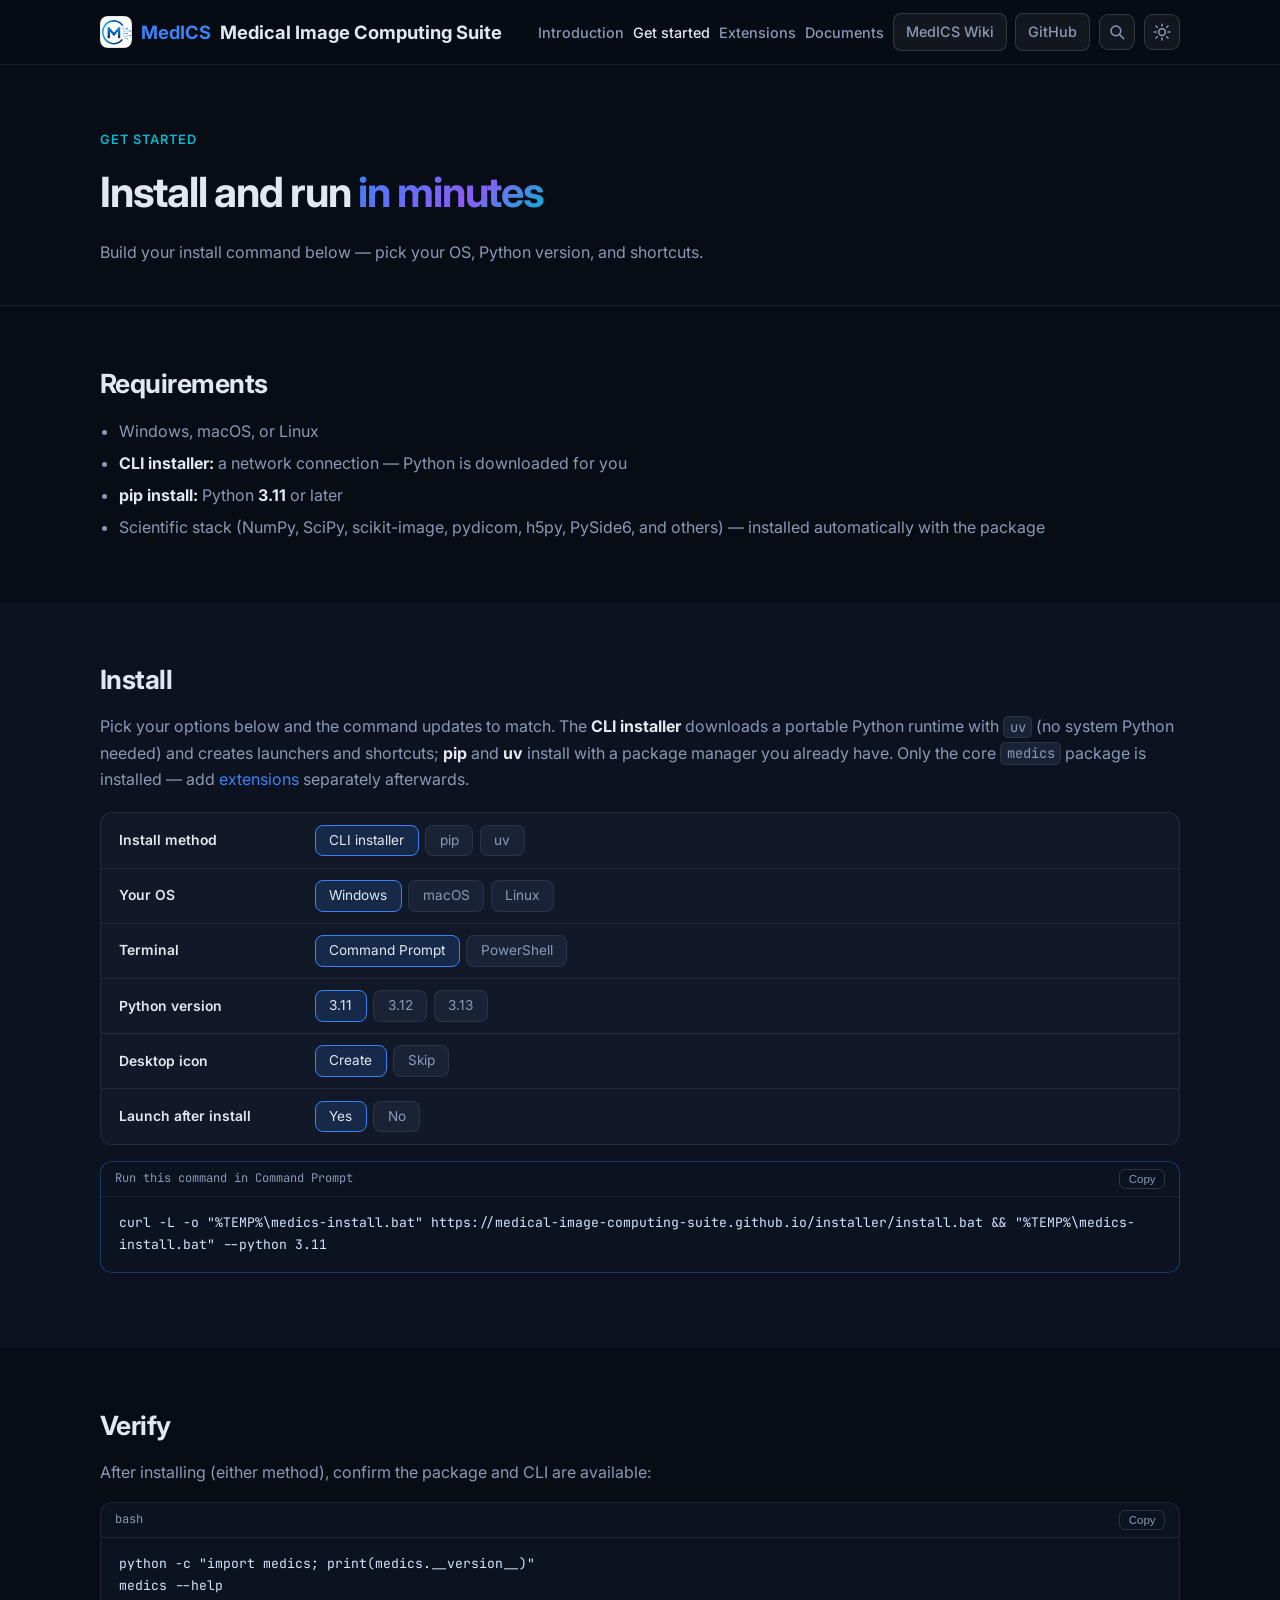
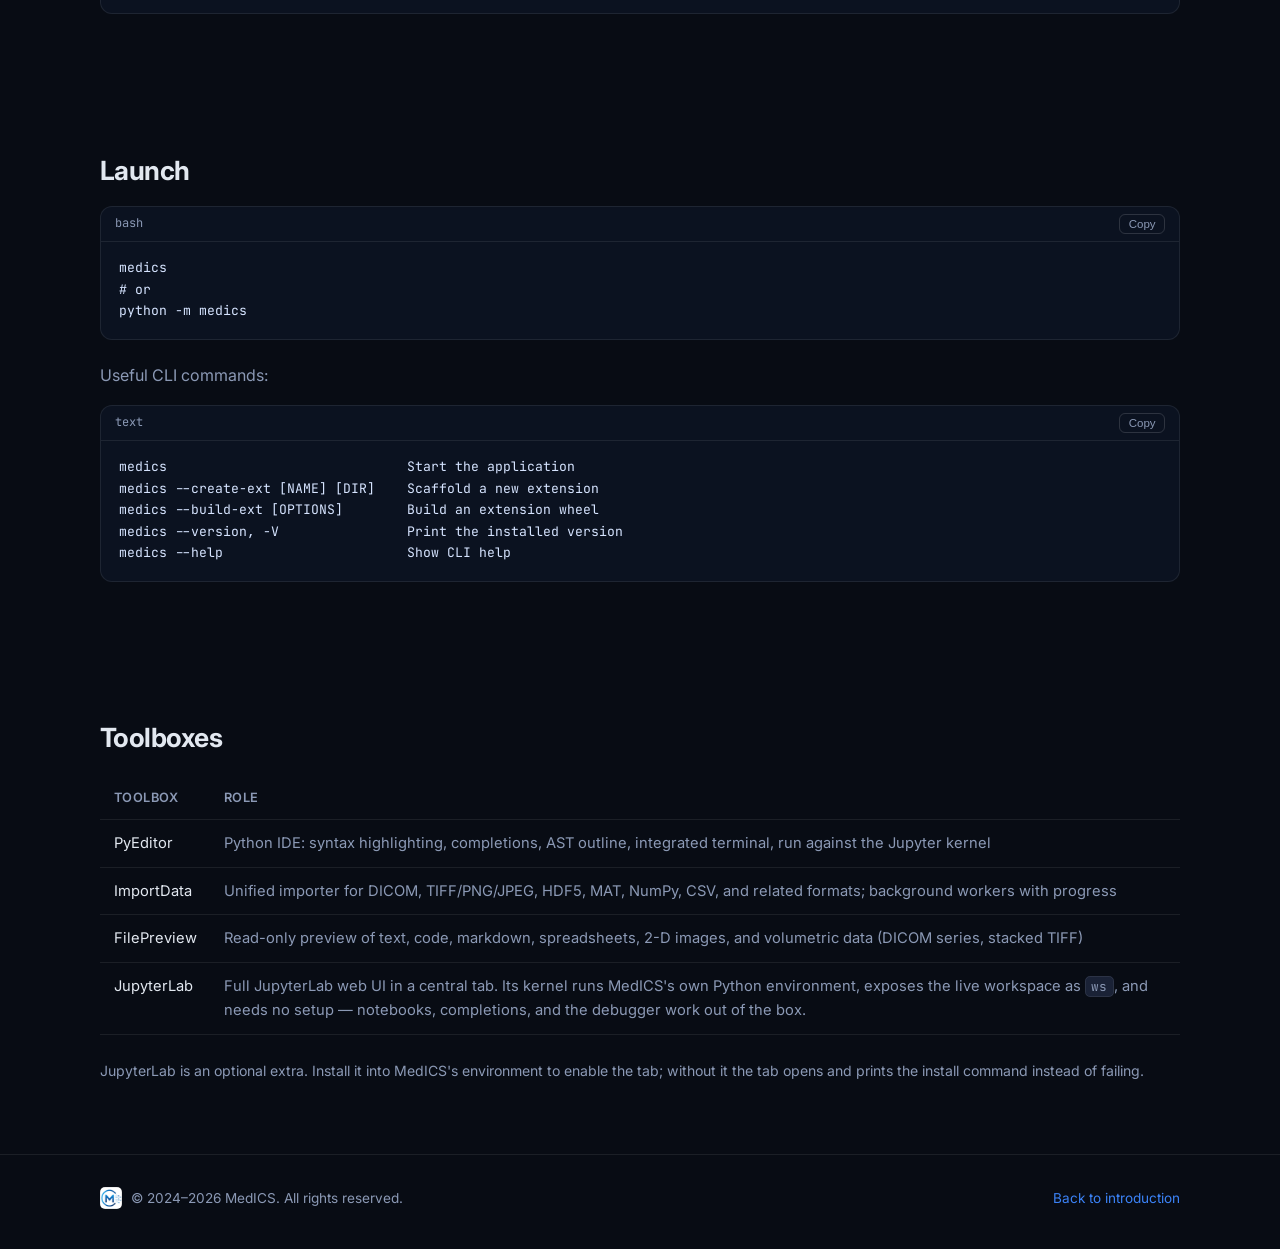
<file: get-started.html>
<!DOCTYPE html>
<html lang="en">
<head>
  <meta charset="UTF-8" />
  <meta name="viewport" content="width=device-width, initial-scale=1.0" />
  <title>Get started — MedICS</title>
  <meta name="description" content="Install MedICS and run through the basic medical-image workflow." />
  <link rel="preconnect" href="https://fonts.googleapis.com" />
  <link href="https://fonts.googleapis.com/css2?family=Inter:wght@400;500;600;700&family=JetBrains+Mono:wght@400;500&display=swap" rel="stylesheet" />
  <link rel="stylesheet" href="css/style.css" />
  <link rel="icon" href="icon/icon.ico" sizes="any" />
  <link rel="icon" type="image/png" href="icon/icon.png" />
  <link rel="apple-touch-icon" href="icon/icon.png" />
  <meta property="og:image" content="https://medical-image-computing-suite.github.io/icon/logo.png" />
  <script>
    // Apply the saved theme before first paint, so a light-theme visitor never
    // sees a flash of the dark theme while js/site.js is still loading.
    (function () {
      try {
        var t = localStorage.getItem("medics-theme");
        if (t === "light" || t === "dark") document.documentElement.setAttribute("data-theme", t);
      } catch (e) { /* private mode: keep the dark default */ }
    })();
  </script>
  <script src="js/site.js" defer></script>
</head>
<body>
  <header class="nav" id="site-nav">
    <noscript>
      <div class="container nav__inner">
        <a class="nav__logo" href="index.html"><img src="icon/icon.png" alt="" width="32" height="32" /><em>MedICS</em>Medical Image Computing Suite</a>
        <ul class="nav__fallback">
          <li><a href="index.html">Introduction</a></li>
          <li><a href="get-started.html">Get started</a></li>
          <li><a href="extensions.html">Extensions</a></li>
          <li><a href="document.html">Documents</a></li>
          <li><a class="btn btn--ghost btn--sm" href="https://github.com/Medical-Image-Computing-Suite/MedICS-Community/wiki" target="_blank" rel="noopener">MedICS Wiki</a></li>
          <li><a class="btn btn--ghost btn--sm" href="https://github.com/medical-image-computing-suite" target="_blank" rel="noopener">GitHub</a></li>
        </ul>
      </div>
    </noscript>
  </header>

  <header class="page-hero">
    <div class="container">
      <div class="tag">Get started</div>
      <h1>Install and run <span class="gradient">in minutes</span></h1>
      <p>Build your install command below — pick your OS, Python version, and shortcuts.</p>
    </div>
  </header>

  <section class="section" id="requirements">
    <div class="container">
      <h2>Requirements</h2>
      <ul class="plain">
        <li>Windows, macOS, or Linux</li>
        <li><strong>CLI installer:</strong> a network connection — Python is downloaded for you</li>
        <li><strong>pip install:</strong> Python <strong>3.11</strong> or later</li>
        <li>Scientific stack (NumPy, SciPy, scikit-image, pydicom, h5py, PySide6, and others) — installed automatically with the package</li>
      </ul>
    </div>
  </section>

  <section class="section section--alt" id="installer">
    <span id="install" aria-hidden="true"></span>
    <div class="container">
      <h2>Install</h2>
      <p>
        Pick your options below and the command updates to match. The <strong>CLI installer</strong>
        downloads a portable Python runtime with <code>uv</code> (no system Python needed) and creates
        launchers and shortcuts; <strong>pip</strong> and <strong>uv</strong> install with a
        package manager you already have. Only the core <code>medics</code> package is installed — add
        <a href="extensions.html">extensions</a> separately afterwards.
      </p>

      <div class="selector" id="install-selector">
        <div class="selector__row" data-row="method">
          <div class="selector__label">Install method</div>
          <div class="seg" role="group" aria-label="Install method">
            <button type="button" class="seg__btn is-active" data-opt="method" data-value="cli">CLI installer</button>
            <button type="button" class="seg__btn" data-opt="method" data-value="pip">pip</button>
            <button type="button" class="seg__btn" data-opt="method" data-value="uv">uv</button>
          </div>
        </div>

        <div class="selector__row" data-row="os">
          <div class="selector__label">Your OS</div>
          <div class="seg" role="group" aria-label="Operating system">
            <button type="button" class="seg__btn is-active" data-opt="os" data-value="windows">Windows</button>
            <button type="button" class="seg__btn" data-opt="os" data-value="macos">macOS</button>
            <button type="button" class="seg__btn" data-opt="os" data-value="linux">Linux</button>
          </div>
        </div>

        <div class="selector__row" data-row="shell">
          <div class="selector__label">Terminal</div>
          <div class="seg" role="group" aria-label="Terminal">
            <button type="button" class="seg__btn is-active" data-opt="shell" data-value="cmd">Command Prompt</button>
            <button type="button" class="seg__btn" data-opt="shell" data-value="powershell">PowerShell</button>
          </div>
        </div>

        <div class="selector__row" data-row="python">
          <div class="selector__label">Python version</div>
          <div class="seg" role="group" aria-label="Python version">
            <button type="button" class="seg__btn is-active" data-opt="python" data-value="3.11">3.11</button>
            <button type="button" class="seg__btn" data-opt="python" data-value="3.12">3.12</button>
            <button type="button" class="seg__btn" data-opt="python" data-value="3.13">3.13</button>
          </div>
        </div>

        <div class="selector__row" data-row="desktop">
          <div class="selector__label">Desktop icon</div>
          <div class="seg" role="group" aria-label="Desktop icon">
            <button type="button" class="seg__btn is-active" data-opt="desktop" data-value="yes">Create</button>
            <button type="button" class="seg__btn" data-opt="desktop" data-value="no">Skip</button>
          </div>
        </div>

        <div class="selector__row" data-row="launch">
          <div class="selector__label">Launch after install</div>
          <div class="seg" role="group" aria-label="Launch after install">
            <button type="button" class="seg__btn is-active" data-opt="launch" data-value="yes">Yes</button>
            <button type="button" class="seg__btn" data-opt="launch" data-value="no">No</button>
          </div>
        </div>

      </div>

      <div class="code-block code-block--run">
        <div class="code-block__header">
          <span id="run-caption">Run this command</span>
          <button class="copy-btn" type="button">Copy</button>
        </div>
        <pre><code id="install-cmd">curl -L -o "%TEMP%\medics-install.bat" https://medical-image-computing-suite.github.io/installer/install.bat &amp;&amp; "%TEMP%\medics-install.bat" --python 3.11</code></pre>
      </div>
      <p class="selector__note" id="install-note"></p>
    </div>
  </section>

  <section class="section" id="verify">
    <div class="container">
      <h2>Verify</h2>
      <p>After installing (either method), confirm the package and CLI are available:</p>
      <div class="code-block">
        <div class="code-block__header"><span>bash</span><button class="copy-btn" type="button">Copy</button></div>
        <pre><code>python -c "import medics; print(medics.__version__)"
medics --help</code></pre>
      </div>
    </div>
  </section>

  <section class="section" id="launch">
    <div class="container">
      <h2>Launch</h2>
      <div class="code-block">
        <div class="code-block__header"><span>bash</span><button class="copy-btn" type="button">Copy</button></div>
        <pre><code>medics
# or
python -m medics</code></pre>
      </div>
      <p>Useful CLI commands:</p>
      <div class="code-block">
        <div class="code-block__header"><span>text</span><button class="copy-btn" type="button">Copy</button></div>
        <pre><code>medics                              Start the application
medics --create-ext [NAME] [DIR]    Scaffold a new extension
medics --build-ext [OPTIONS]        Build an extension wheel
medics --version, -V                Print the installed version
medics --help                       Show CLI help</code></pre>
      </div>
    </div>
  </section>

  <section class="section" id="toolboxes">
    <div class="container">
      <h2>Toolboxes</h2>
      <div class="table-wrap">
        <table>
          <thead>
            <tr><th>Toolbox</th><th>Role</th></tr>
          </thead>
          <tbody>
            <tr>
              <td>PyEditor</td>
              <td>Python IDE: syntax highlighting, completions, AST outline, integrated terminal, run against the Jupyter kernel</td>
            </tr>
            <tr>
              <td>ImportData</td>
              <td>Unified importer for DICOM, TIFF/PNG/JPEG, HDF5, MAT, NumPy, CSV, and related formats; background workers with progress</td>
            </tr>
            <tr>
              <td>FilePreview</td>
              <td>Read-only preview of text, code, markdown, spreadsheets, 2-D images, and volumetric data (DICOM series, stacked TIFF)</td>
            </tr>
            <tr>
              <td>JupyterLab</td>
              <td>
                Full JupyterLab web UI in a central tab. Its kernel runs MedICS's own Python
                environment, exposes the live workspace as <code>ws</code>, and needs no setup —
                notebooks, completions, and the debugger work out of the box.
              </td>
            </tr>
          </tbody>
        </table>
      </div>
      <p class="toolbox-note">
        JupyterLab is an optional extra. Install it into MedICS's environment to enable the tab;
        without it the tab opens and prints the install command instead of failing.
      </p>
    </div>
  </section>

  <footer class="footer">
    <div class="container footer__inner">
      <span class="footer__brand"><img src="icon/icon.png" alt="" width="22" height="22" />© 2024–2026 MedICS. All rights reserved.</span>
      <a href="index.html">Back to introduction</a>
    </div>
  </footer>
</body>
</html>
</file>
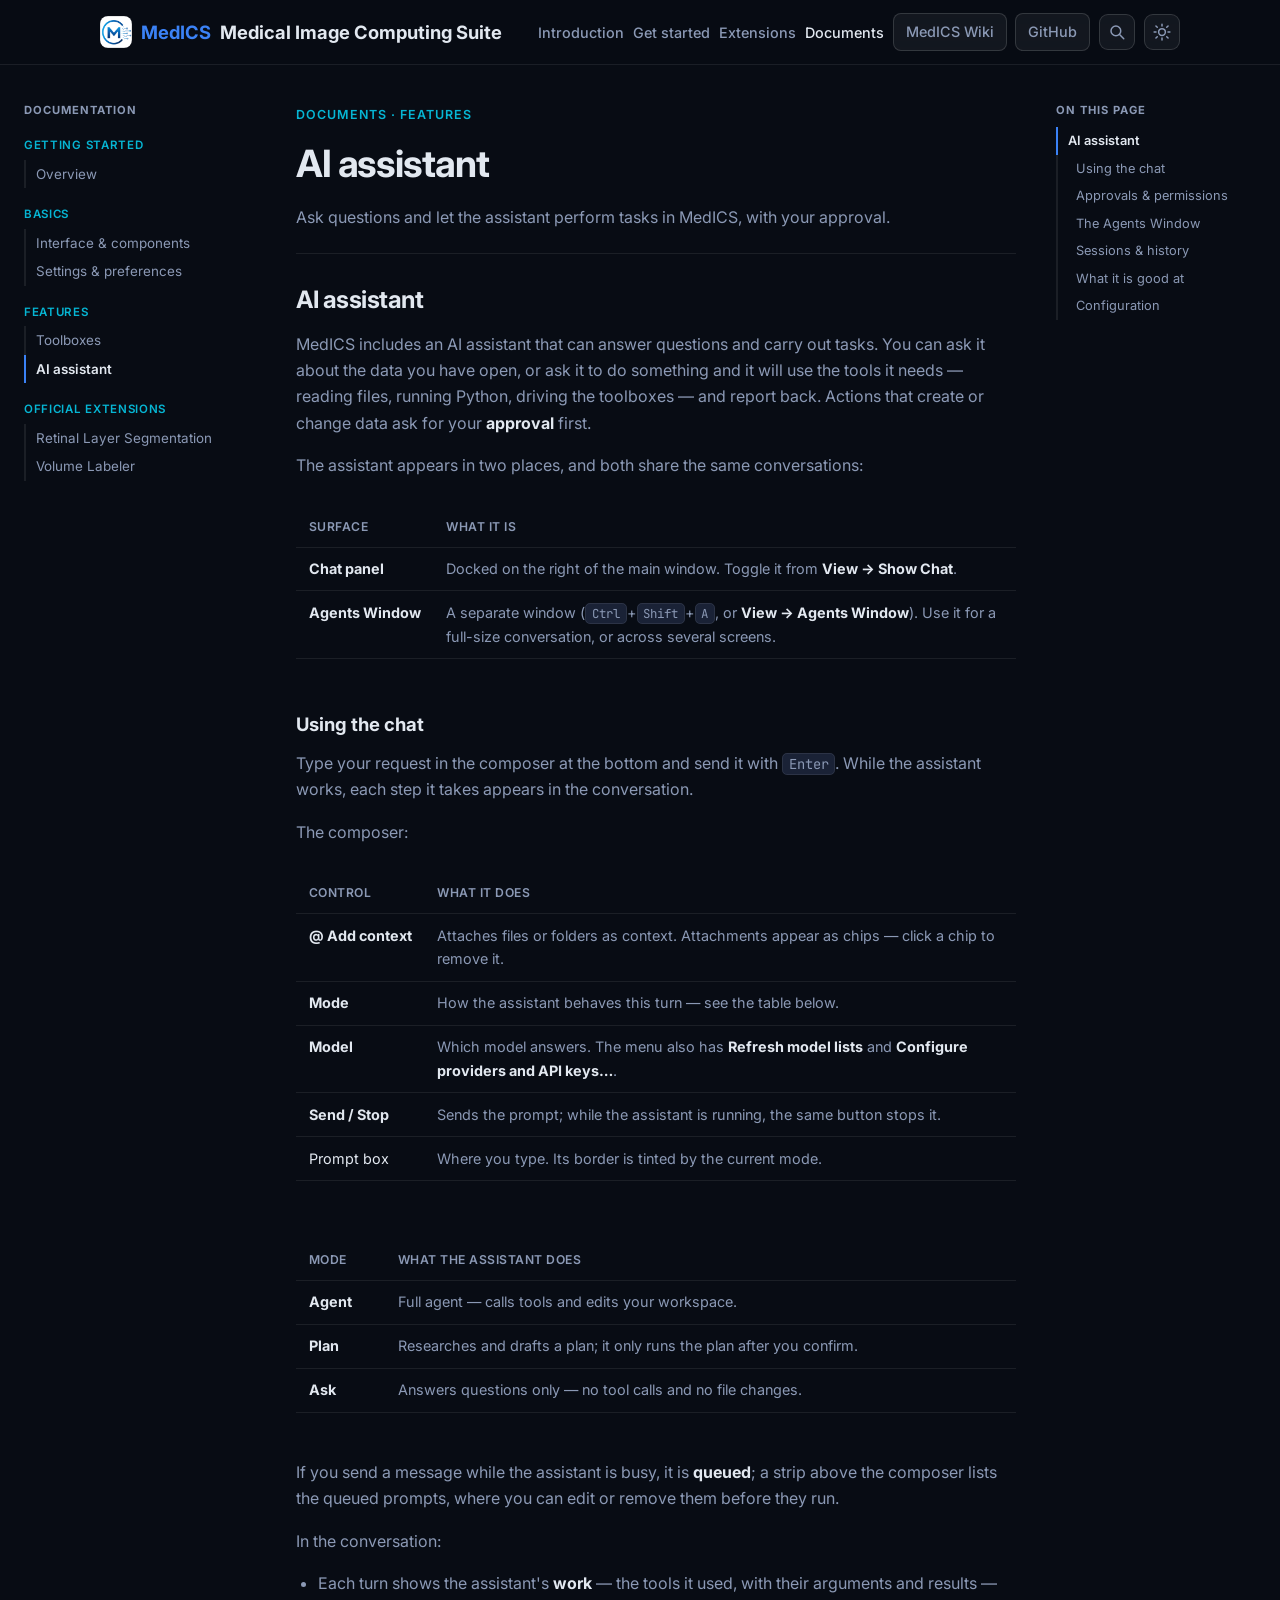
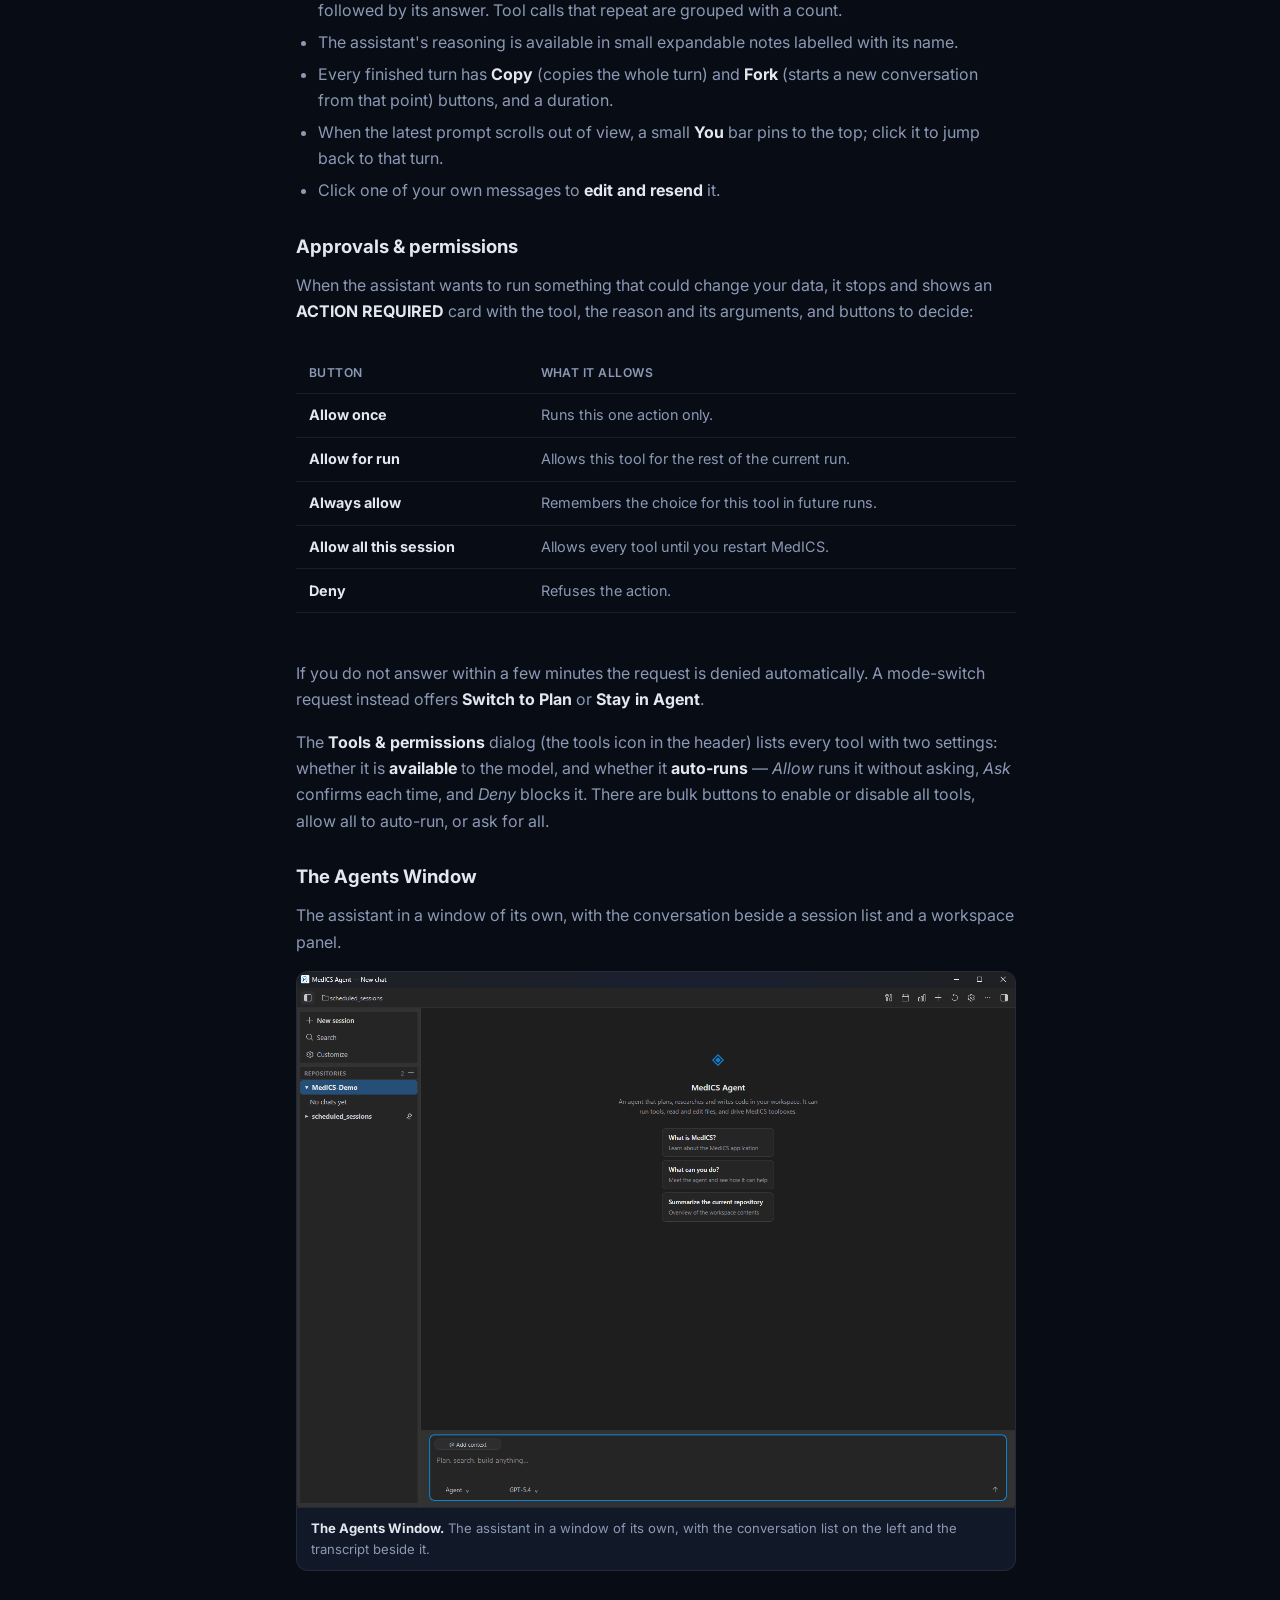
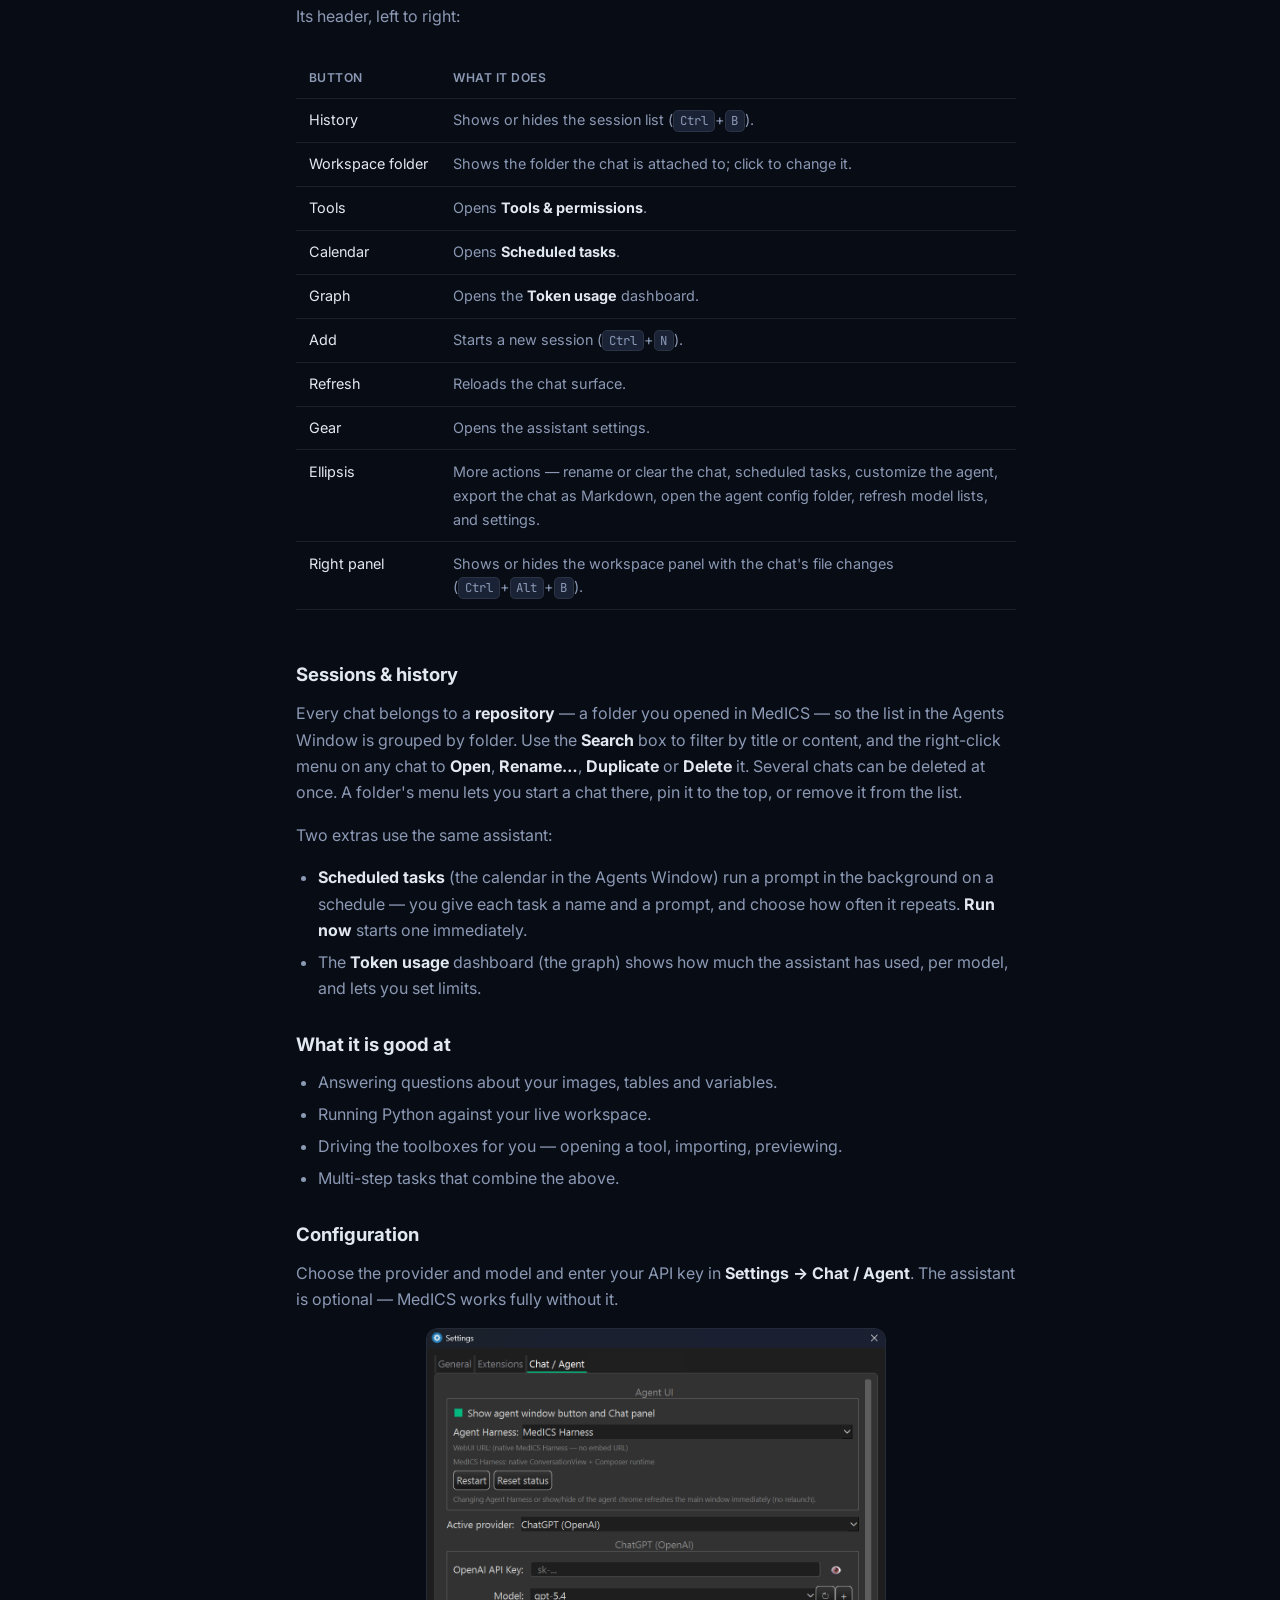
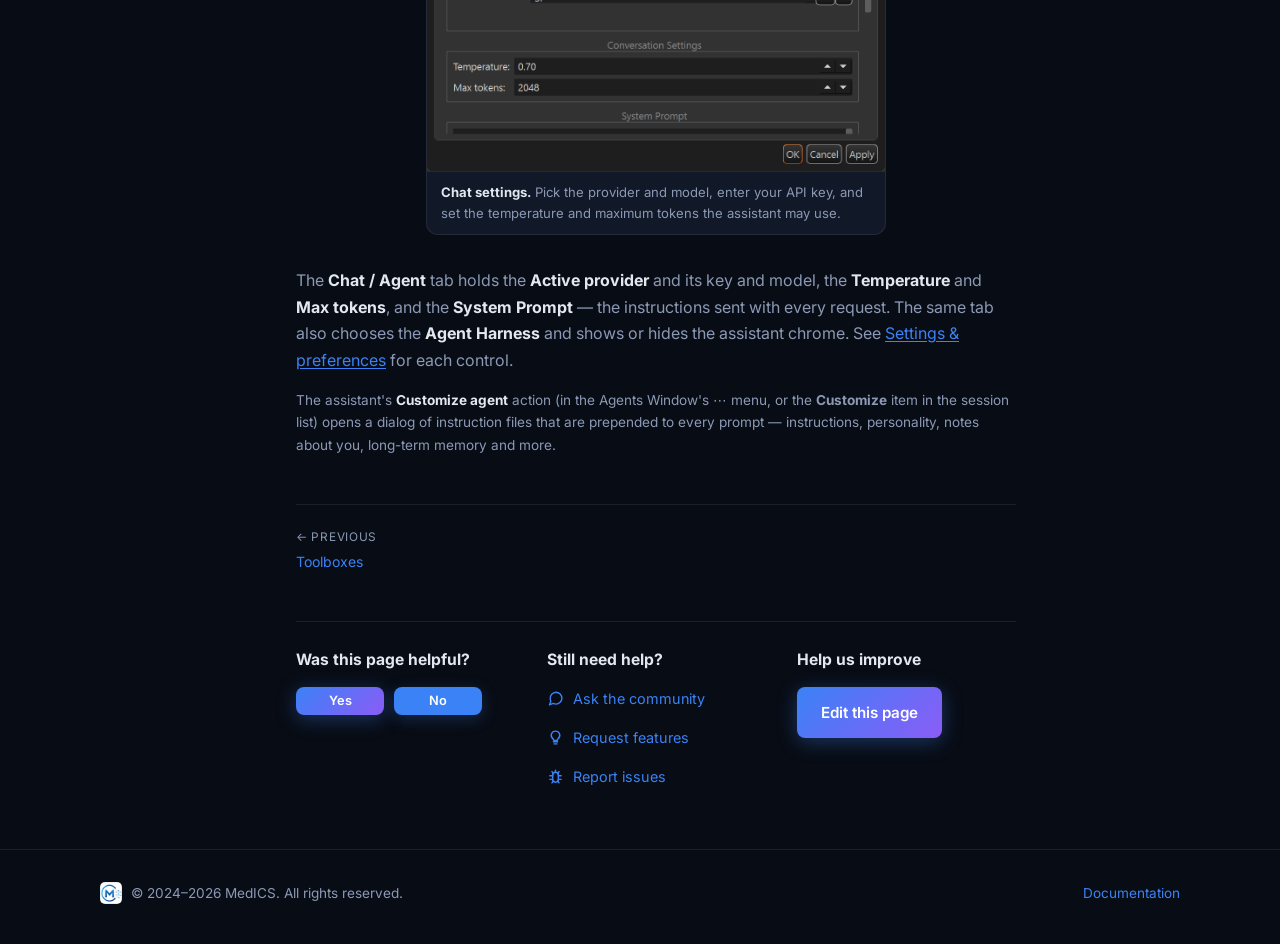
<file: docs/ai-assistant.html>
<!DOCTYPE html>
<html lang="en">
<head>
  <meta charset="UTF-8" />
  <meta name="viewport" content="width=device-width, initial-scale=1.0" />
  <title>AI assistant — MedICS Documentation</title>
  <meta name="description" content="The Chat panel and Agents Window: ask questions, hand off tasks, approve actions, and configure the provider." />
  <link rel="preconnect" href="https://fonts.googleapis.com" />
  <link href="https://fonts.googleapis.com/css2?family=Inter:wght@400;500;600;700&family=JetBrains+Mono:wght@400;500&display=swap" rel="stylesheet" />
  <link rel="stylesheet" href="../css/style.css" />
  <link rel="stylesheet" href="../css/docs.css" />
  <link rel="icon" href="../icon/icon.ico" sizes="any" />
  <link rel="icon" type="image/png" href="../icon/icon.png" />
  <link rel="apple-touch-icon" href="../icon/icon.png" />
  <meta property="og:image" content="https://medical-image-computing-suite.github.io/icon/logo.png" />
  <script>
    // Apply the saved theme before first paint, so a light-theme visitor never
    // sees a flash of the dark theme while js/site.js is still loading.
    (function () {
      try {
        var t = localStorage.getItem("medics-theme");
        if (t === "light" || t === "dark") document.documentElement.setAttribute("data-theme", t);
      } catch (e) { /* private mode: keep the dark default */ }
    })();
  </script>
  <script src="../js/site.js" defer></script>
</head>
<body class="docs-body">
  <header class="nav" id="site-nav">
    <noscript>
      <div class="container nav__inner">
        <a class="nav__logo" href="../index.html"><img src="../icon/icon.png" alt="" width="32" height="32" /><em>MedICS</em>Medical Image Computing Suite</a>
        <ul class="nav__fallback">
          <li><a href="../index.html">Introduction</a></li>
          <li><a href="../get-started.html">Get started</a></li>
          <li><a href="../extensions.html">Extensions</a></li>
          <li><a href="../document.html">Documents</a></li>
          <li><a class="btn btn--ghost btn--sm" href="https://github.com/Medical-Image-Computing-Suite/MedICS-Community/wiki" target="_blank" rel="noopener">MedICS Wiki</a></li>
          <li><a class="btn btn--ghost btn--sm" href="https://github.com/medical-image-computing-suite" target="_blank" rel="noopener">GitHub</a></li>
        </ul>
      </div>
    </noscript>
  </header>
  <div class="docs-shell container">
    <aside class="docs-side">
      <div class="docs-side__title">Documentation</div>
      <nav><div class="docs-side__group">Getting started</div><ul><li><a href="../document.html">Overview</a></li></ul><div class="docs-side__group">Basics</div><ul><li><a href="interface.html">Interface &amp; components</a></li><li><a href="settings.html">Settings &amp; preferences</a></li></ul><div class="docs-side__group">Features</div><ul><li><a href="toolboxes.html">Toolboxes</a></li><li><a class="is-current" href="ai-assistant.html">AI assistant</a></li></ul><div class="docs-side__group">Official Extensions</div><ul><li><a href="retinal-layer-segmentation.html">Retinal Layer Segmentation</a></li><li><a href="volume-labeler.html">Volume Labeler</a></li></ul></nav>
    </aside>
    <main class="docs-main">
      <header class="docs-hero">
        <div class="tag">Documents · Features</div>
        <h1>AI assistant</h1>
        <p>Ask questions and let the assistant perform tasks in MedICS, with your approval.</p>
      </header>
      <article class="docs-content">
<h2 id="ai-assistant">AI assistant</h2>
<p>MedICS includes an AI assistant that can answer questions and carry out tasks. You can ask it about
the data you have open, or ask it to do something and it will use the tools it needs — reading
files, running Python, driving the toolboxes — and report back. Actions that create or change data
ask for your <strong>approval</strong> first.</p>
<p>The assistant appears in two places, and both share the same conversations:</p>
<div class="table-wrap"><table>
<thead><tr><th>Surface</th><th>What it is</th></tr></thead>
<tbody>
<tr><td><strong>Chat panel</strong></td><td>Docked on the right of the main window. Toggle it from <strong>View → Show Chat</strong>.</td></tr>
<tr><td><strong>Agents Window</strong></td><td>A separate window (<kbd>Ctrl</kbd>+<kbd>Shift</kbd>+<kbd>A</kbd>, or <strong>View → Agents Window</strong>). Use it for a full-size conversation, or across several screens.</td></tr>
</tbody></table></div>

<h3 id="using-the-chat">Using the chat</h3>
<p>Type your request in the composer at the bottom and send it with <kbd>Enter</kbd>. While the assistant
works, each step it takes appears in the conversation.</p>
<p>The composer:</p>
<div class="table-wrap"><table>
<thead><tr><th>Control</th><th>What it does</th></tr></thead>
<tbody>
<tr><td><strong>@ Add context</strong></td><td>Attaches files or folders as context. Attachments appear as chips — click a chip to remove it.</td></tr>
<tr><td><strong>Mode</strong></td><td>How the assistant behaves this turn — see the table below.</td></tr>
<tr><td><strong>Model</strong></td><td>Which model answers. The menu also has <strong>Refresh model lists</strong> and <strong>Configure providers and API keys…</strong>.</td></tr>
<tr><td><strong>Send / Stop</strong></td><td>Sends the prompt; while the assistant is running, the same button stops it.</td></tr>
<tr><td>Prompt box</td><td>Where you type. Its border is tinted by the current mode.</td></tr>
</tbody></table></div>
<div class="table-wrap"><table>
<thead><tr><th>Mode</th><th>What the assistant does</th></tr></thead>
<tbody>
<tr><td><strong>Agent</strong></td><td>Full agent — calls tools and edits your workspace.</td></tr>
<tr><td><strong>Plan</strong></td><td>Researches and drafts a plan; it only runs the plan after you confirm.</td></tr>
<tr><td><strong>Ask</strong></td><td>Answers questions only — no tool calls and no file changes.</td></tr>
</tbody></table></div>
<p>If you send a message while the assistant is busy, it is <strong>queued</strong>; a strip above the composer
lists the queued prompts, where you can edit or remove them before they run.</p>
<p>In the conversation:</p>
<ul class="plain">
<li>Each turn shows the assistant's <strong>work</strong> — the tools it used, with their arguments and results —
followed by its answer. Tool calls that repeat are grouped with a count.</li>
<li>The assistant's reasoning is available in small expandable notes labelled with its name.</li>
<li>Every finished turn has <strong>Copy</strong> (copies the whole turn) and <strong>Fork</strong> (starts a new
conversation from that point) buttons, and a duration.</li>
<li>When the latest prompt scrolls out of view, a small <strong>You</strong> bar pins to the top; click it to jump
back to that turn.</li>
<li>Click one of your own messages to <strong>edit and resend</strong> it.</li>
</ul>

<h3 id="approvals">Approvals &amp; permissions</h3>
<p>When the assistant wants to run something that could change your data, it stops and shows an
<strong>ACTION REQUIRED</strong> card with the tool, the reason and its arguments, and buttons to decide:</p>
<div class="table-wrap"><table>
<thead><tr><th>Button</th><th>What it allows</th></tr></thead>
<tbody>
<tr><td><strong>Allow once</strong></td><td>Runs this one action only.</td></tr>
<tr><td><strong>Allow for run</strong></td><td>Allows this tool for the rest of the current run.</td></tr>
<tr><td><strong>Always allow</strong></td><td>Remembers the choice for this tool in future runs.</td></tr>
<tr><td><strong>Allow all this session</strong></td><td>Allows every tool until you restart MedICS.</td></tr>
<tr><td><strong>Deny</strong></td><td>Refuses the action.</td></tr>
</tbody></table></div>
<p>If you do not answer within a few minutes the request is denied automatically. A mode-switch request
instead offers <strong>Switch to Plan</strong> or <strong>Stay in Agent</strong>.</p>
<p>The <strong>Tools &amp; permissions</strong> dialog (the tools icon in the header) lists every tool with two
settings: whether it is <strong>available</strong> to the model, and whether it <strong>auto-runs</strong> — <em>Allow</em> runs it
without asking, <em>Ask</em> confirms each time, and <em>Deny</em> blocks it. There are bulk buttons to enable or
disable all tools, allow all to auto-run, or ask for all.</p>

<h3 id="the-agents-window">The Agents Window</h3>
<p>The assistant in a window of its own, with the conversation beside a session list and a workspace
panel.</p>
<div class="doc-screens">
  <figure class="doc-figure">
    <a href="../assets/img/components/agent_window.png" target="_blank" rel="noopener">
      <img loading="lazy" src="../assets/img/components/agent_window.png" alt="The Agents Window" width="1395" height="1039" />
    </a>
    <figcaption><strong>The Agents Window.</strong> The assistant in a window of its own, with the
    conversation list on the left and the transcript beside it.</figcaption>
  </figure>
</div>
<p>Its header, left to right:</p>
<div class="table-wrap"><table>
<thead><tr><th>Button</th><th>What it does</th></tr></thead>
<tbody>
<tr><td>History</td><td>Shows or hides the session list (<kbd>Ctrl</kbd>+<kbd>B</kbd>).</td></tr>
<tr><td>Workspace folder</td><td>Shows the folder the chat is attached to; click to change it.</td></tr>
<tr><td>Tools</td><td>Opens <strong>Tools &amp; permissions</strong>.</td></tr>
<tr><td>Calendar</td><td>Opens <strong>Scheduled tasks</strong>.</td></tr>
<tr><td>Graph</td><td>Opens the <strong>Token usage</strong> dashboard.</td></tr>
<tr><td>Add</td><td>Starts a new session (<kbd>Ctrl</kbd>+<kbd>N</kbd>).</td></tr>
<tr><td>Refresh</td><td>Reloads the chat surface.</td></tr>
<tr><td>Gear</td><td>Opens the assistant settings.</td></tr>
<tr><td>Ellipsis</td><td>More actions — rename or clear the chat, scheduled tasks, customize the agent, export the chat as Markdown, open the agent config folder, refresh model lists, and settings.</td></tr>
<tr><td>Right panel</td><td>Shows or hides the workspace panel with the chat's file changes (<kbd>Ctrl</kbd>+<kbd>Alt</kbd>+<kbd>B</kbd>).</td></tr>
</tbody></table></div>

<h3 id="sessions">Sessions &amp; history</h3>
<p>Every chat belongs to a <strong>repository</strong> — a folder you opened in MedICS — so the list in the
Agents Window is grouped by folder. Use the <strong>Search</strong> box to filter by title or content, and the
right-click menu on any chat to <strong>Open</strong>, <strong>Rename…</strong>, <strong>Duplicate</strong> or <strong>Delete</strong> it.
Several chats can be deleted at once. A folder's menu lets you start a chat there, pin it to the top,
or remove it from the list.</p>
<p>Two extras use the same assistant:</p>
<ul class="plain">
<li><strong>Scheduled tasks</strong> (the calendar in the Agents Window) run a prompt in the background on a
schedule — you give each task a name and a prompt, and choose how often it repeats. <strong>Run now</strong>
starts one immediately.</li>
<li>The <strong>Token usage</strong> dashboard (the graph) shows how much the assistant has used, per model, and
lets you set limits.</li>
</ul>

<h3 id="what-it-is-good-at">What it is good at</h3>
<ul class="plain">
<li>Answering questions about your images, tables and variables.</li>
<li>Running Python against your live workspace.</li>
<li>Driving the toolboxes for you — opening a tool, importing, previewing.</li>
<li>Multi-step tasks that combine the above.</li>
</ul>

<h3 id="configuration">Configuration</h3>
<p>Choose the provider and model and enter your API key in <strong>Settings → Chat / Agent</strong>. The assistant
is optional — MedICS works fully without it.</p>
<div class="doc-screens doc-screens--medium">
  <figure class="doc-figure">
    <a href="../assets/img/components/chat_agent_setting.png" target="_blank" rel="noopener">
      <img loading="lazy" src="../assets/img/components/chat_agent_setting.png" alt="Chat settings — provider, model and API key" width="1050" height="1012" />
    </a>
    <figcaption><strong>Chat settings.</strong> Pick the provider and model, enter your API key, and
    set the temperature and maximum tokens the assistant may use.</figcaption>
  </figure>
</div>
<p>The <strong>Chat / Agent</strong> tab holds the <strong>Active provider</strong> and its key and model, the
<strong>Temperature</strong> and <strong>Max tokens</strong>, and the <strong>System Prompt</strong> — the instructions sent with every
request. The same tab also chooses the <strong>Agent Harness</strong> and shows or hides the assistant chrome.
See <a href="settings.html#chat-agent-tab">Settings &amp; preferences</a> for each control.</p>
<p class="anchor-note">The assistant's <strong>Customize agent</strong> action (in the Agents Window's ⋯ menu, or the
<b>Customize</b> item in the session list) opens a dialog of instruction files that are prepended to every
prompt — instructions, personality, notes about you, long-term memory and more.</p>
      </article>
      <nav class="docs-pager"><a class="prev" href="toolboxes.html"><span>&#8592; Previous</span>Toolboxes</a></nav>
    </main>
    <aside class="docs-toc">
      <div class="docs-toc__title">On this page</div>
      <nav><ul><li><a class="lvl-2" href="#ai-assistant">AI assistant</a></li><li><a class="lvl-3" href="#using-the-chat">Using the chat</a></li><li><a class="lvl-3" href="#approvals">Approvals &amp; permissions</a></li><li><a class="lvl-3" href="#the-agents-window">The Agents Window</a></li><li><a class="lvl-3" href="#sessions">Sessions &amp; history</a></li><li><a class="lvl-3" href="#what-it-is-good-at">What it is good at</a></li><li><a class="lvl-3" href="#configuration">Configuration</a></li></ul></nav>
    </aside>
  </div>
  <footer class="footer">
    <div class="container footer__inner">
      <span class="footer__brand"><img src="../icon/icon.png" alt="" width="22" height="22" />© 2024–2026 MedICS. All rights reserved.</span>
      <a href="../document.html">Documentation</a>
    </div>
  </footer>
</body>
</html>
</file>
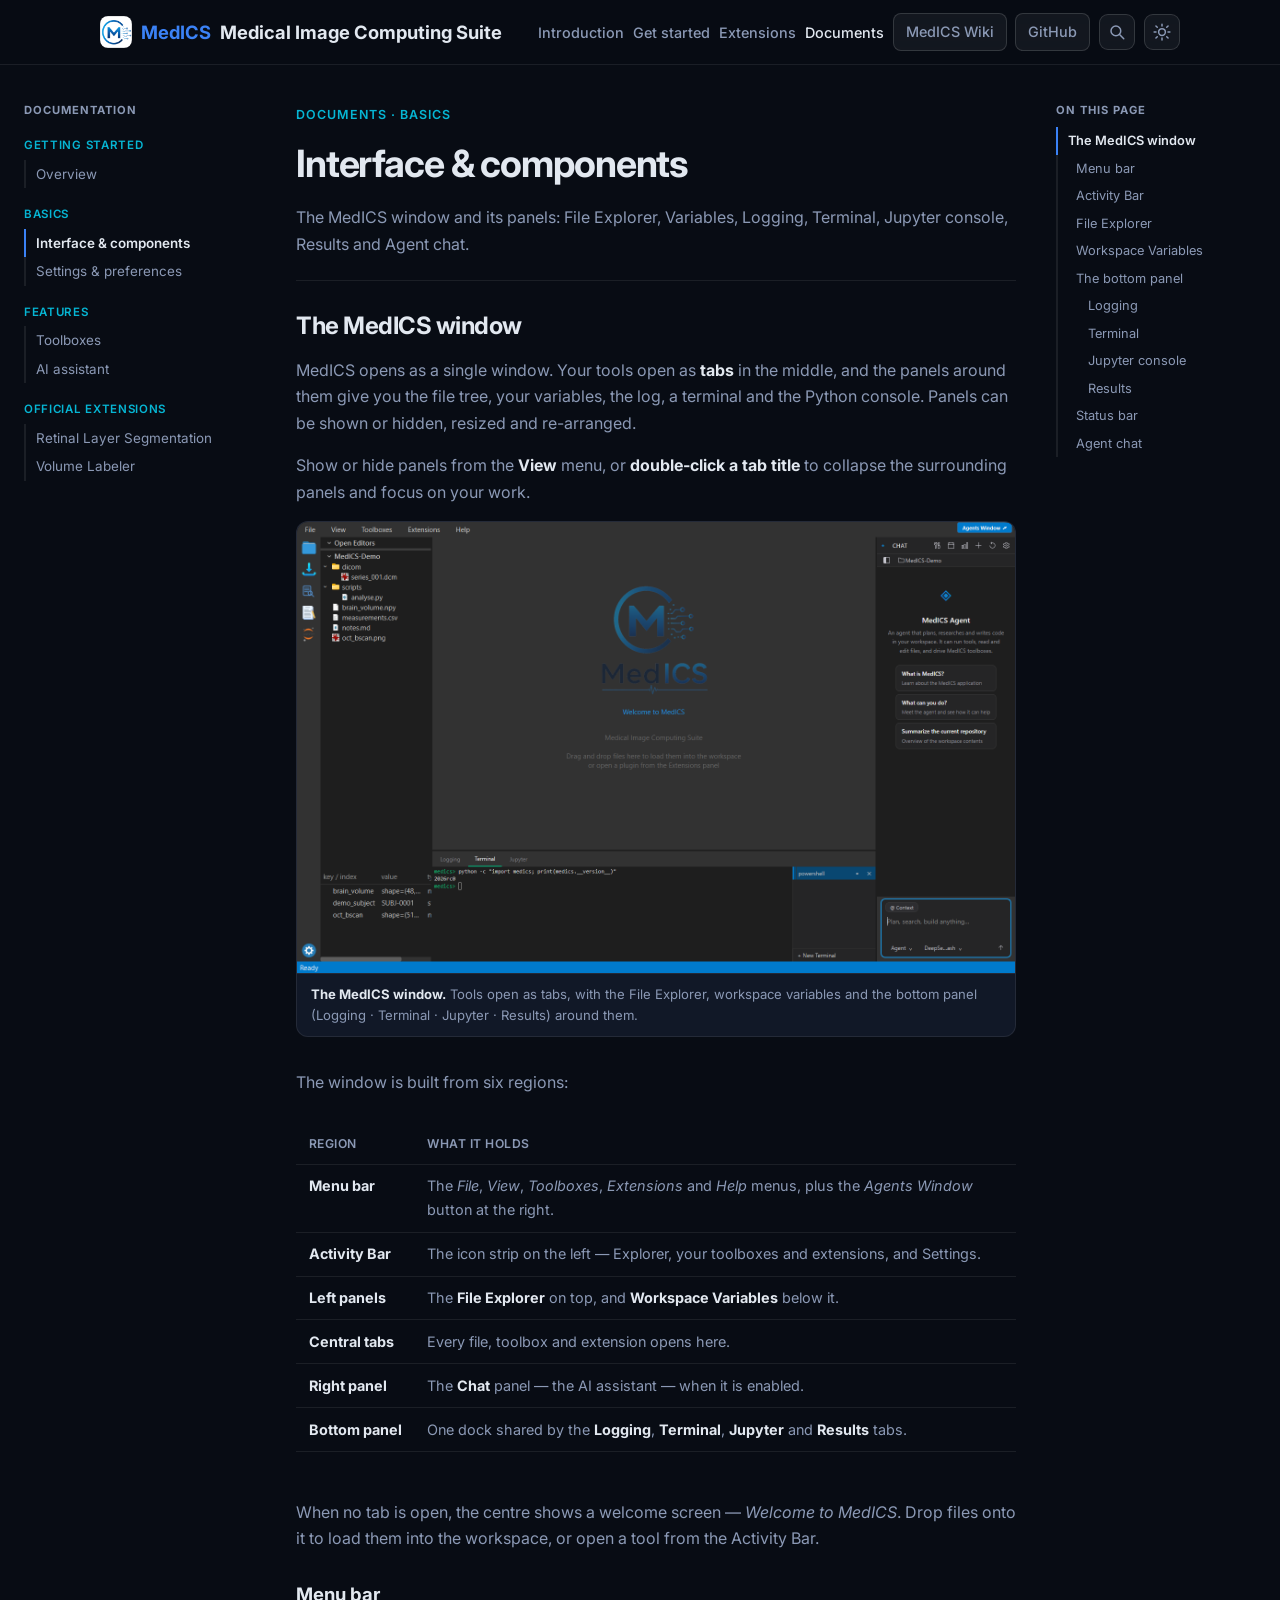
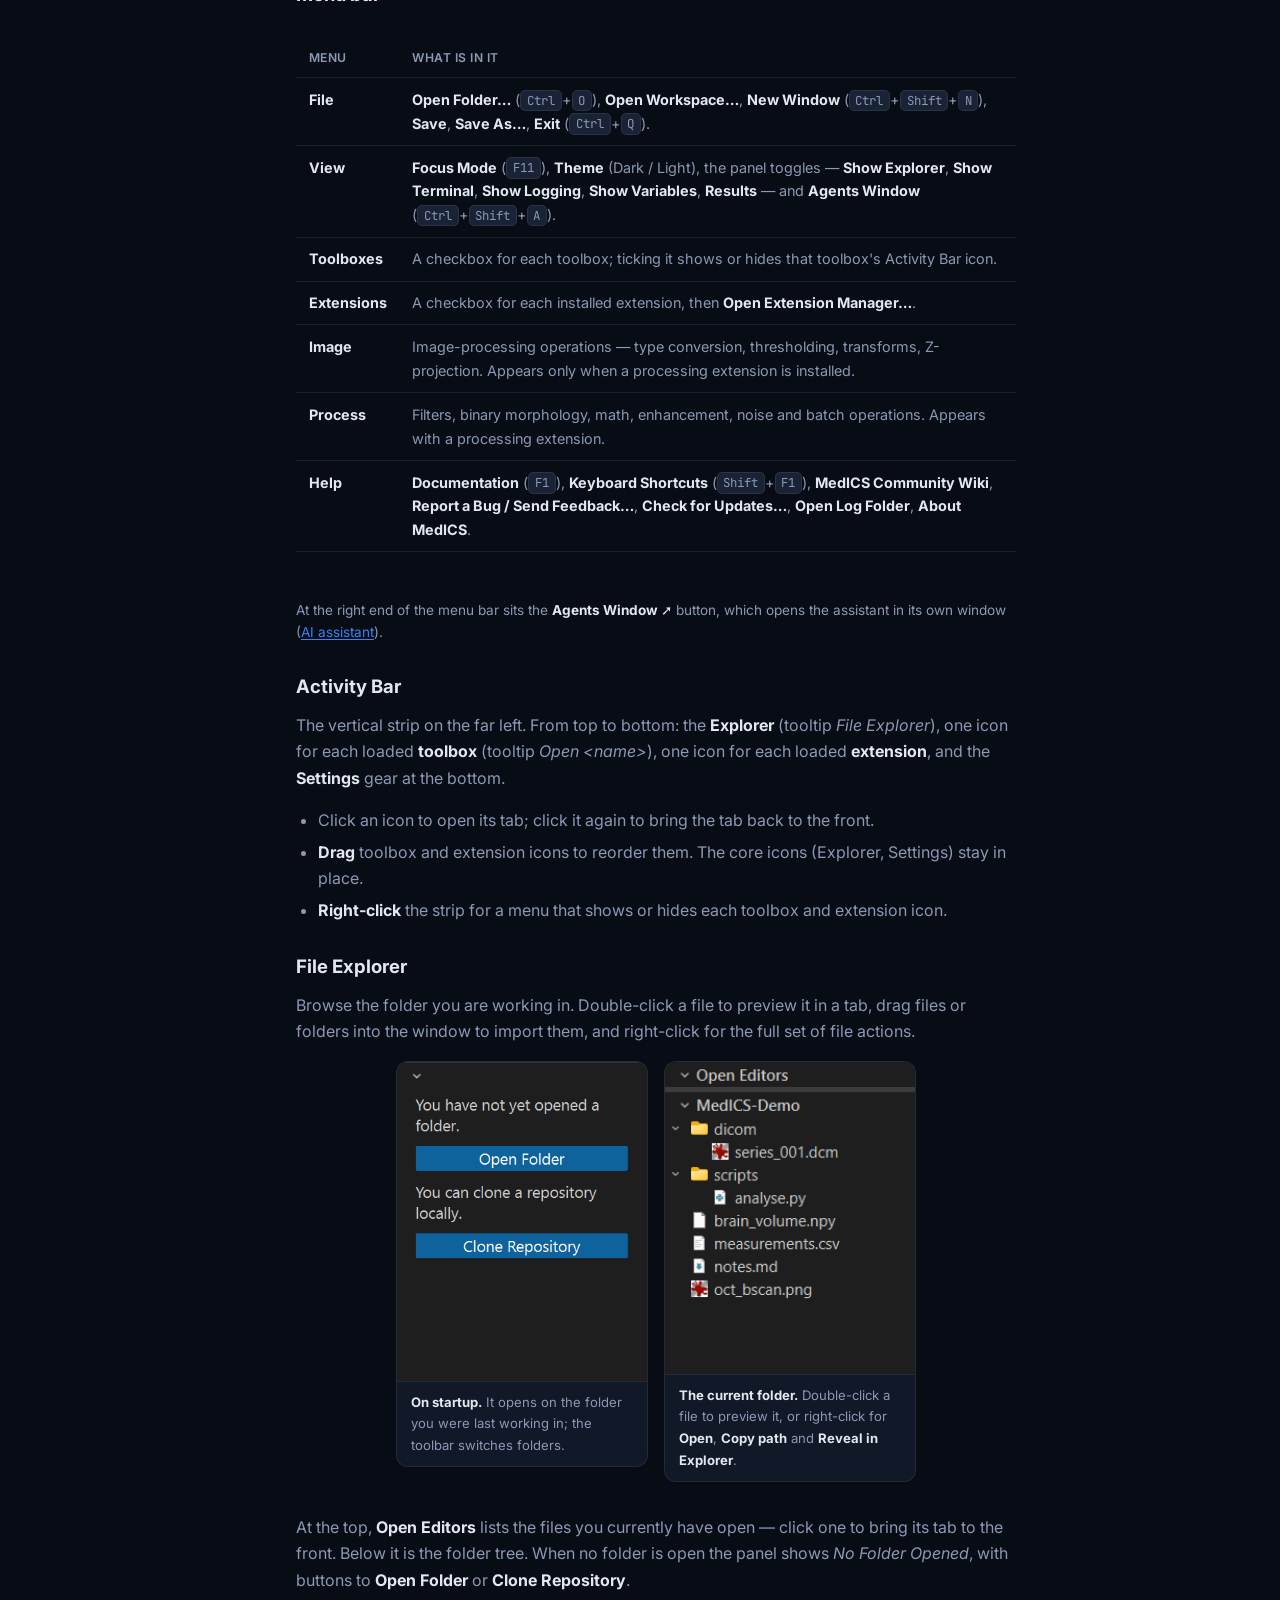
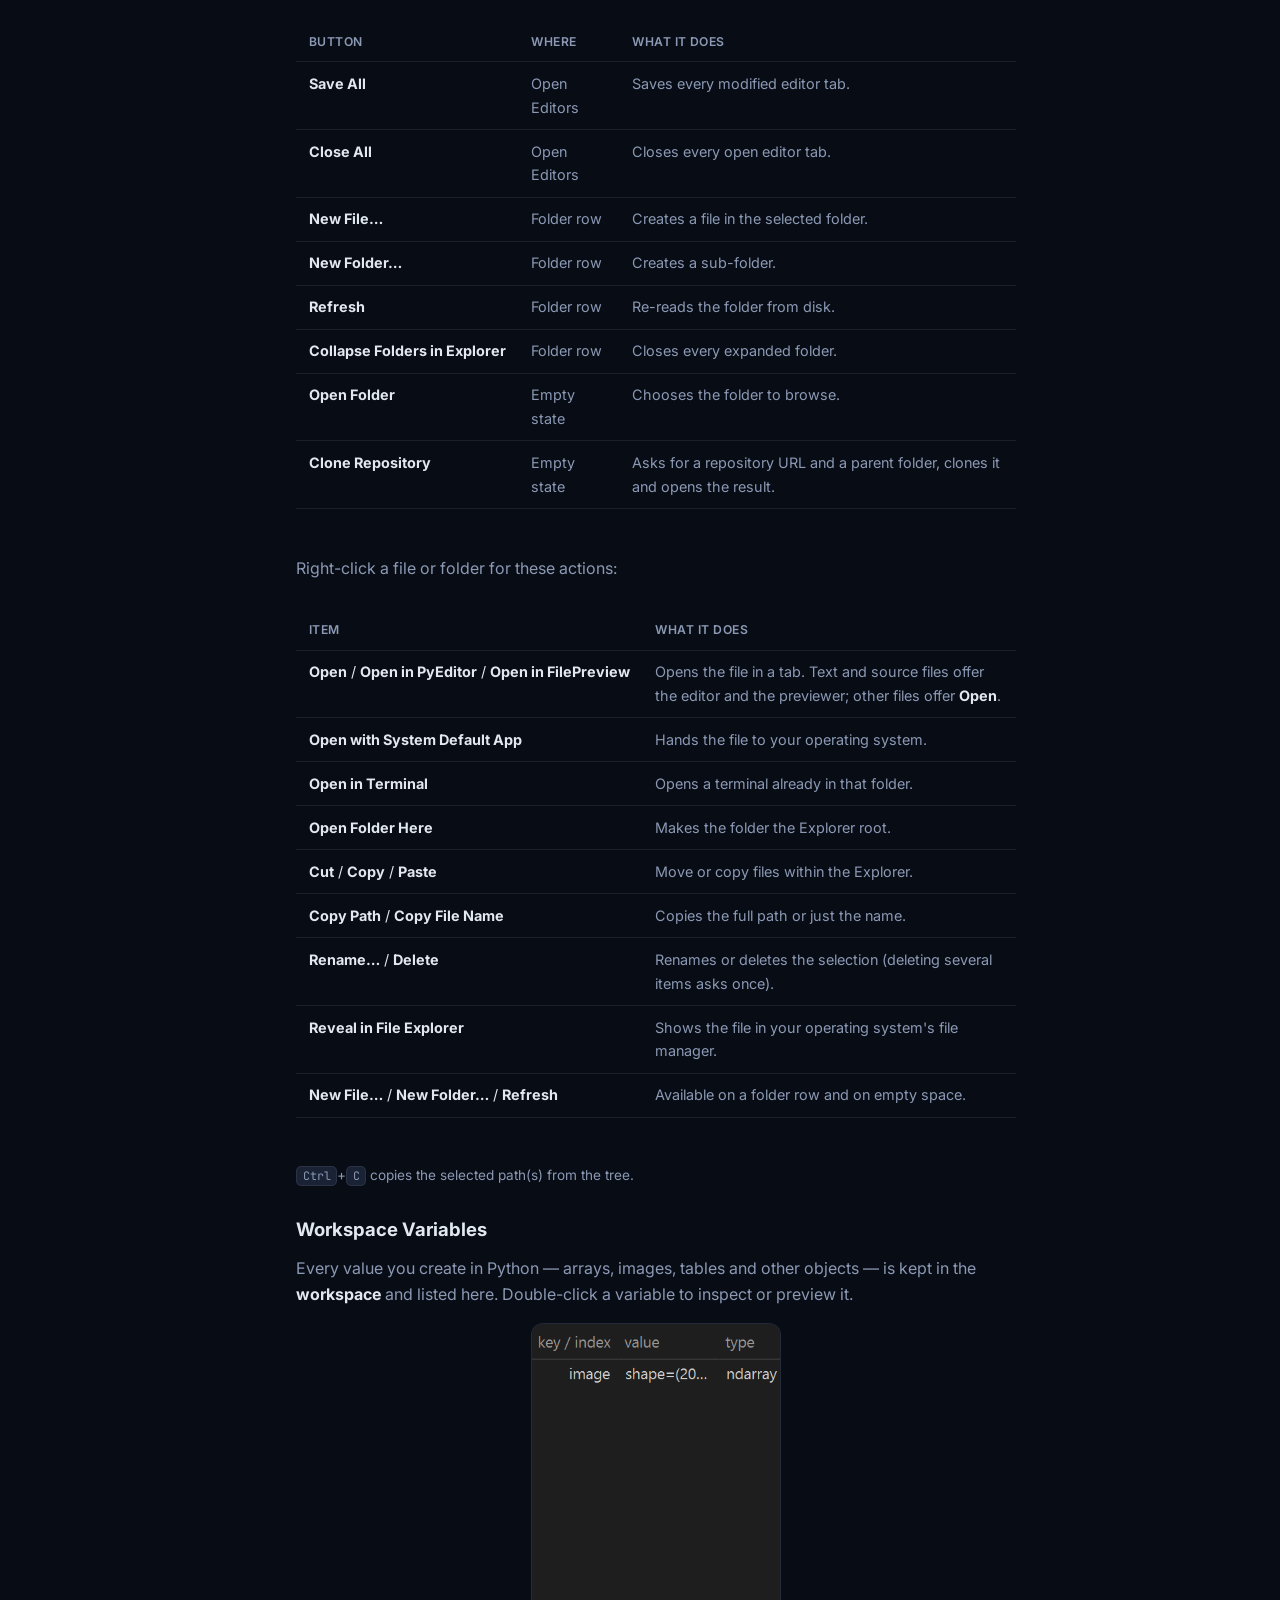
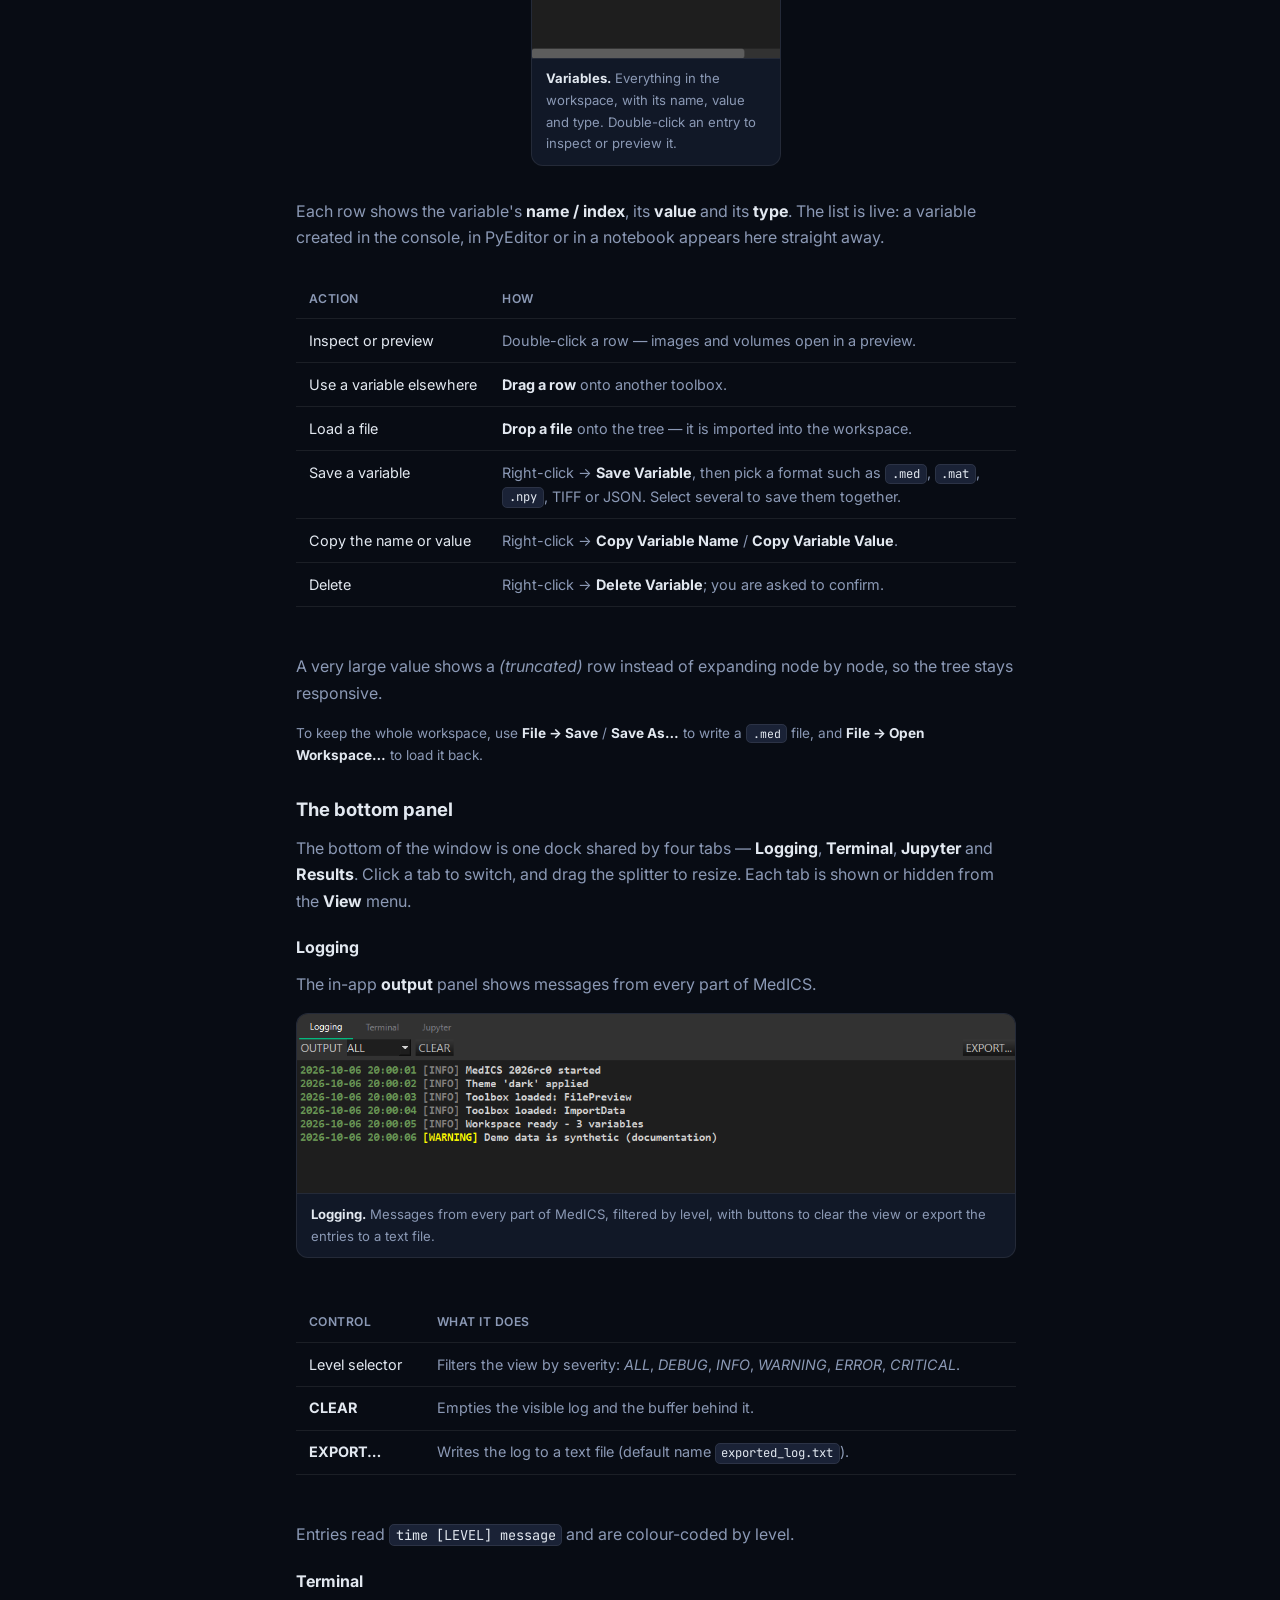
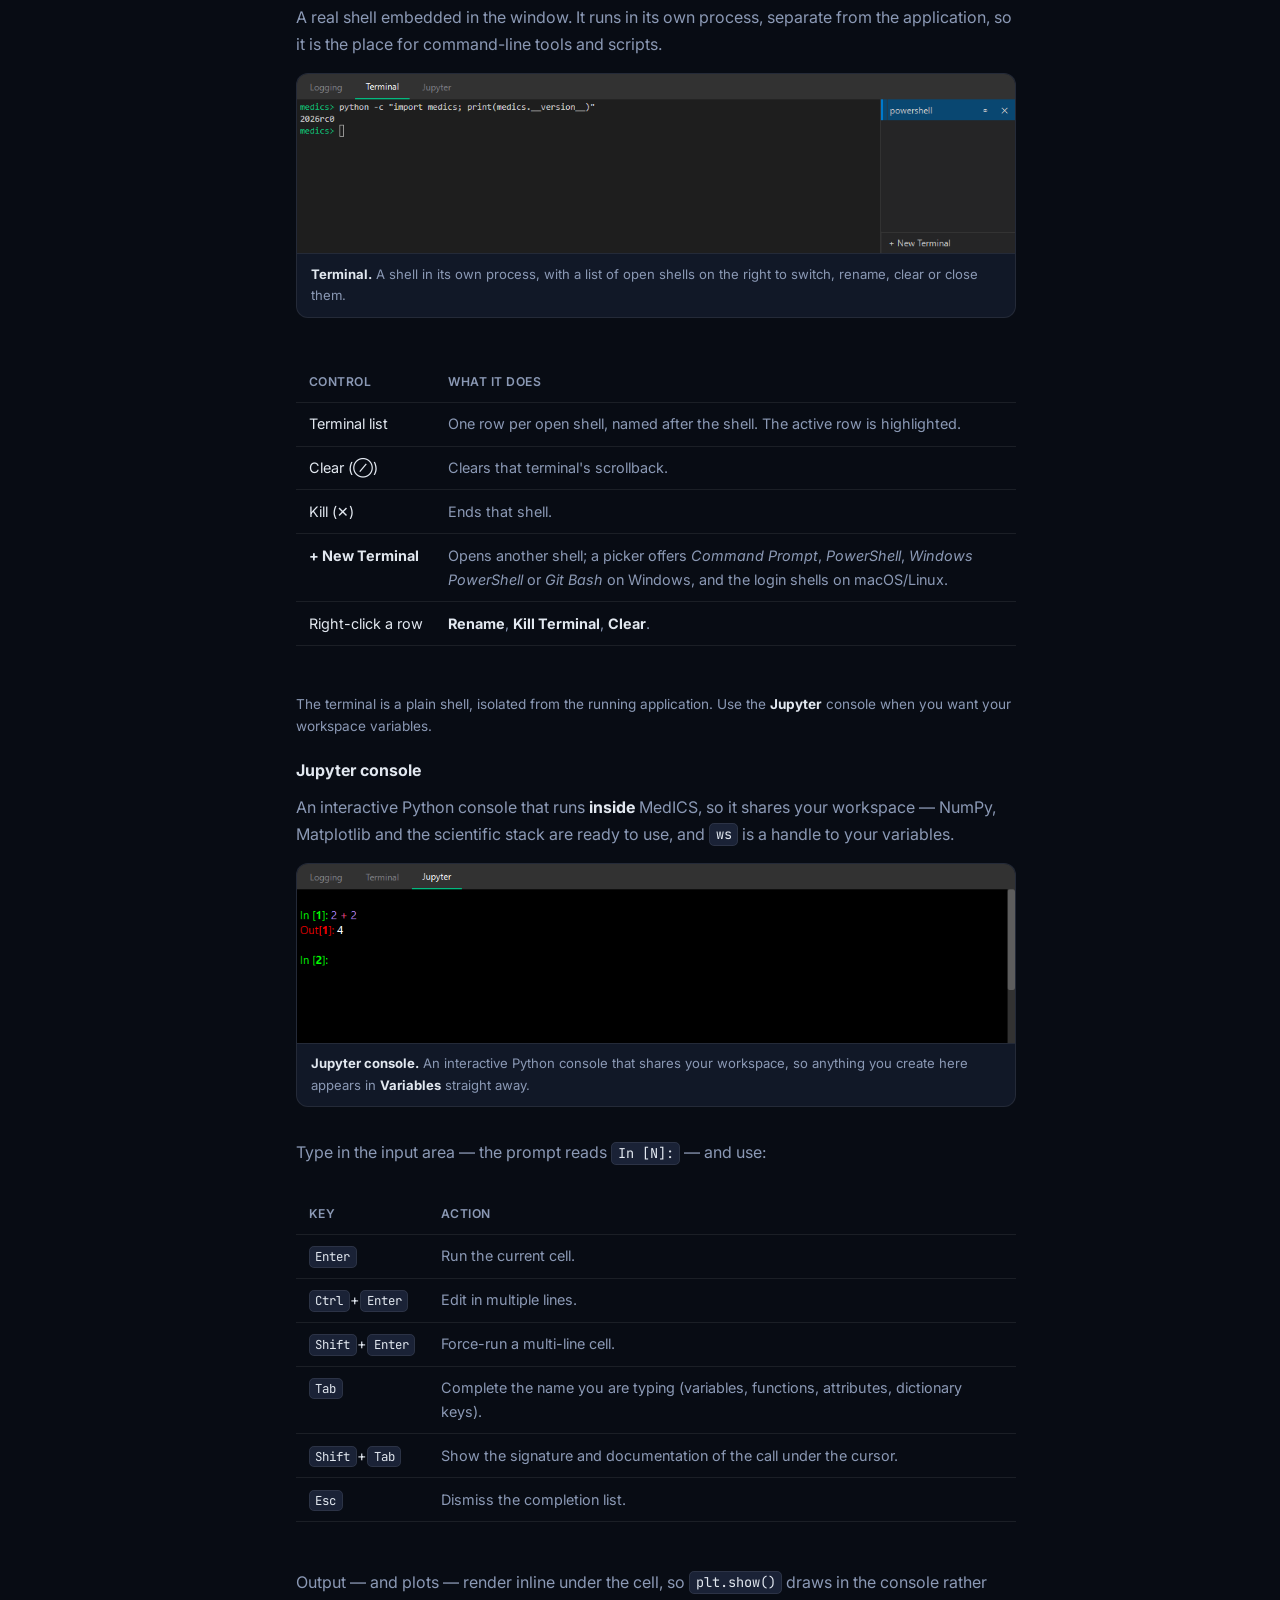
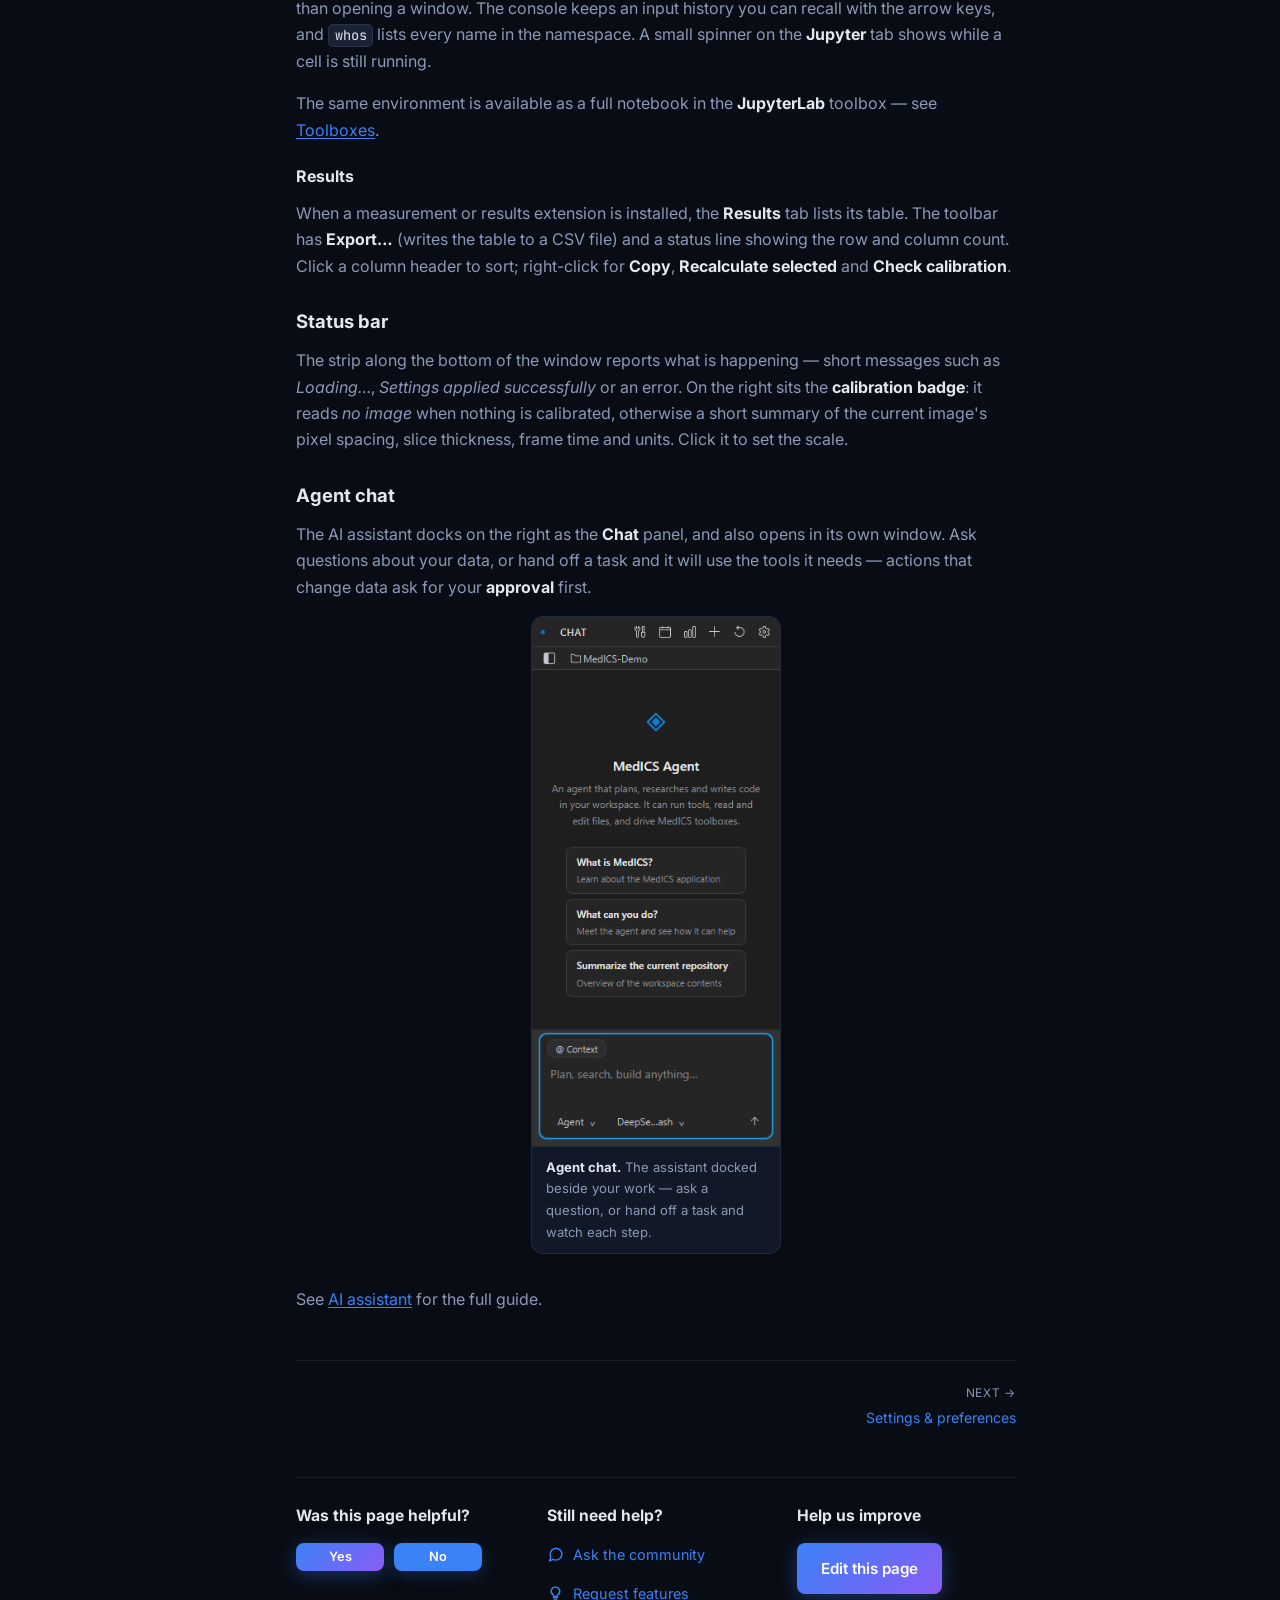
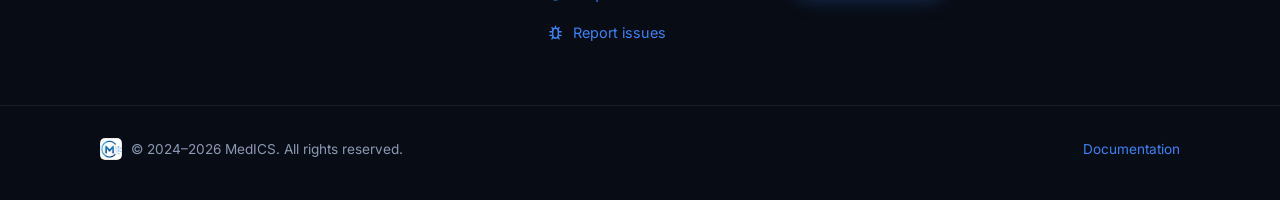
<file: docs/interface.html>
<!DOCTYPE html>
<html lang="en">
<head>
  <meta charset="UTF-8" />
  <meta name="viewport" content="width=device-width, initial-scale=1.0" />
  <title>Interface &amp; components — MedICS Documentation</title>
  <meta name="description" content="The MedICS window and its panels: File Explorer, Variables, Logging, Terminal, Jupyter console, Results and Agent chat." />
  <link rel="preconnect" href="https://fonts.googleapis.com" />
  <link href="https://fonts.googleapis.com/css2?family=Inter:wght@400;500;600;700&family=JetBrains+Mono:wght@400;500&display=swap" rel="stylesheet" />
  <link rel="stylesheet" href="../css/style.css" />
  <link rel="stylesheet" href="../css/docs.css" />
  <link rel="icon" href="../icon/icon.ico" sizes="any" />
  <link rel="icon" type="image/png" href="../icon/icon.png" />
  <link rel="apple-touch-icon" href="../icon/icon.png" />
  <meta property="og:image" content="https://medical-image-computing-suite.github.io/icon/logo.png" />
  <script>
    // Apply the saved theme before first paint, so a light-theme visitor never
    // sees a flash of the dark theme while js/site.js is still loading.
    (function () {
      try {
        var t = localStorage.getItem("medics-theme");
        if (t === "light" || t === "dark") document.documentElement.setAttribute("data-theme", t);
      } catch (e) { /* private mode: keep the dark default */ }
    })();
  </script>
  <script src="../js/site.js" defer></script>
</head>
<body class="docs-body">
  <header class="nav" id="site-nav">
    <noscript>
      <div class="container nav__inner">
        <a class="nav__logo" href="../index.html"><img src="../icon/icon.png" alt="" width="32" height="32" /><em>MedICS</em>Medical Image Computing Suite</a>
        <ul class="nav__fallback">
          <li><a href="../index.html">Introduction</a></li>
          <li><a href="../get-started.html">Get started</a></li>
          <li><a href="../extensions.html">Extensions</a></li>
          <li><a href="../document.html">Documents</a></li>
          <li><a class="btn btn--ghost btn--sm" href="https://github.com/Medical-Image-Computing-Suite/MedICS-Community/wiki" target="_blank" rel="noopener">MedICS Wiki</a></li>
          <li><a class="btn btn--ghost btn--sm" href="https://github.com/medical-image-computing-suite" target="_blank" rel="noopener">GitHub</a></li>
        </ul>
      </div>
    </noscript>
  </header>
  <div class="docs-shell container">
    <aside class="docs-side">
      <div class="docs-side__title">Documentation</div>
      <nav><div class="docs-side__group">Getting started</div><ul><li><a href="../document.html">Overview</a></li></ul><div class="docs-side__group">Basics</div><ul><li><a class="is-current" href="interface.html">Interface &amp; components</a></li><li><a href="settings.html">Settings &amp; preferences</a></li></ul><div class="docs-side__group">Features</div><ul><li><a href="toolboxes.html">Toolboxes</a></li><li><a href="ai-assistant.html">AI assistant</a></li></ul><div class="docs-side__group">Official Extensions</div><ul><li><a href="retinal-layer-segmentation.html">Retinal Layer Segmentation</a></li><li><a href="volume-labeler.html">Volume Labeler</a></li></ul></nav>
    </aside>
    <main class="docs-main">
      <header class="docs-hero">
        <div class="tag">Documents · Basics</div>
        <h1>Interface &amp; components</h1>
        <p>The MedICS window and its panels: File Explorer, Variables, Logging, Terminal, Jupyter console, Results and Agent chat.</p>
      </header>
      <article class="docs-content">
<h2 id="the-medics-window">The MedICS window</h2>
<p>MedICS opens as a single window. Your tools open as <strong>tabs</strong> in the middle, and the panels
around them give you the file tree, your variables, the log, a terminal and the Python
console. Panels can be shown or hidden, resized and re-arranged.</p>
<p>Show or hide panels from the <strong>View</strong> menu, or <strong>double-click a tab title</strong> to collapse the
surrounding panels and focus on your work.</p>
<div class="doc-screens"><figure class="doc-figure"><a href="../assets/img/overview/main_window.png" target="_blank" rel="noopener"><img loading="lazy" src="../assets/img/overview/main_window.png" width="1560" height="980" alt="The MedICS main window." /></a><figcaption><strong>The MedICS window.</strong> Tools open as tabs, with the File Explorer, workspace variables and the bottom panel (Logging · Terminal · Jupyter · Results) around them.</figcaption></figure></div>
<p>The window is built from six regions:</p>
<div class="table-wrap"><table>
<thead><tr><th>Region</th><th>What it holds</th></tr></thead>
<tbody>
<tr><td><strong>Menu bar</strong></td><td>The <em>File</em>, <em>View</em>, <em>Toolboxes</em>, <em>Extensions</em> and <em>Help</em> menus, plus the <em>Agents Window</em> button at the right.</td></tr>
<tr><td><strong>Activity Bar</strong></td><td>The icon strip on the left — Explorer, your toolboxes and extensions, and Settings.</td></tr>
<tr><td><strong>Left panels</strong></td><td>The <strong>File Explorer</strong> on top, and <strong>Workspace Variables</strong> below it.</td></tr>
<tr><td><strong>Central tabs</strong></td><td>Every file, toolbox and extension opens here.</td></tr>
<tr><td><strong>Right panel</strong></td><td>The <strong>Chat</strong> panel — the AI assistant — when it is enabled.</td></tr>
<tr><td><strong>Bottom panel</strong></td><td>One dock shared by the <strong>Logging</strong>, <strong>Terminal</strong>, <strong>Jupyter</strong> and <strong>Results</strong> tabs.</td></tr>
</tbody></table></div>
<p>When no tab is open, the centre shows a welcome screen — <em>Welcome to MedICS</em>. Drop files onto it to
load them into the workspace, or open a tool from the Activity Bar.</p>

<h3 id="menu-bar">Menu bar</h3>
<div class="table-wrap"><table>
<thead><tr><th>Menu</th><th>What is in it</th></tr></thead>
<tbody>
<tr><td><strong>File</strong></td><td><strong>Open Folder…</strong> (<kbd>Ctrl</kbd>+<kbd>O</kbd>), <strong>Open Workspace…</strong>, <strong>New Window</strong> (<kbd>Ctrl</kbd>+<kbd>Shift</kbd>+<kbd>N</kbd>), <strong>Save</strong>, <strong>Save As…</strong>, <strong>Exit</strong> (<kbd>Ctrl</kbd>+<kbd>Q</kbd>).</td></tr>
<tr><td><strong>View</strong></td><td><strong>Focus Mode</strong> (<kbd>F11</kbd>), <strong>Theme</strong> (Dark / Light), the panel toggles — <strong>Show Explorer</strong>, <strong>Show Terminal</strong>, <strong>Show Logging</strong>, <strong>Show Variables</strong>, <strong>Results</strong> — and <strong>Agents Window</strong> (<kbd>Ctrl</kbd>+<kbd>Shift</kbd>+<kbd>A</kbd>).</td></tr>
<tr><td><strong>Toolboxes</strong></td><td>A checkbox for each toolbox; ticking it shows or hides that toolbox's Activity Bar icon.</td></tr>
<tr><td><strong>Extensions</strong></td><td>A checkbox for each installed extension, then <strong>Open Extension Manager…</strong>.</td></tr>
<tr><td><strong>Image</strong></td><td>Image-processing operations — type conversion, thresholding, transforms, Z-projection. Appears only when a processing extension is installed.</td></tr>
<tr><td><strong>Process</strong></td><td>Filters, binary morphology, math, enhancement, noise and batch operations. Appears with a processing extension.</td></tr>
<tr><td><strong>Help</strong></td><td><strong>Documentation</strong> (<kbd>F1</kbd>), <strong>Keyboard Shortcuts</strong> (<kbd>Shift</kbd>+<kbd>F1</kbd>), <strong>MedICS Community Wiki</strong>, <strong>Report a Bug / Send Feedback…</strong>, <strong>Check for Updates…</strong>, <strong>Open Log Folder</strong>, <strong>About MedICS</strong>.</td></tr>
</tbody></table></div>
<p class="anchor-note">At the right end of the menu bar sits the <strong>Agents Window ➚</strong> button, which
opens the assistant in its own window (<a href="ai-assistant.html#the-agents-window">AI assistant</a>).</p>

<h3 id="activity-bar">Activity Bar</h3>
<p>The vertical strip on the far left. From top to bottom: the <strong>Explorer</strong> (tooltip
<em>File Explorer</em>), one icon for each loaded <strong>toolbox</strong> (tooltip <em>Open &lt;name&gt;</em>), one icon for
each loaded <strong>extension</strong>, and the <strong>Settings</strong> gear at the bottom.</p>
<ul class="plain">
<li>Click an icon to open its tab; click it again to bring the tab back to the front.</li>
<li><strong>Drag</strong> toolbox and extension icons to reorder them. The core icons (Explorer, Settings) stay in place.</li>
<li><strong>Right-click</strong> the strip for a menu that shows or hides each toolbox and extension icon.</li>
</ul>

<h3 id="file-explorer">File Explorer</h3>
<p>Browse the folder you are working in. Double-click a file to preview it in a tab, drag files
or folders into the window to import them, and right-click for the full set of file actions.</p>
<div class="doc-screens doc-screens--pair">
  <figure class="doc-figure">
    <a href="../assets/img/components/file_explorer_start.png" target="_blank" rel="noopener">
      <img loading="lazy" src="../assets/img/components/file_explorer_start.png" alt="File Explorer on startup" width="360" height="460" />
    </a>
    <figcaption><strong>On startup.</strong> It opens on the folder you were last working in; the
    toolbar switches folders.</figcaption>
  </figure>
  <figure class="doc-figure">
    <a href="../assets/img/components/file_explorer.png" target="_blank" rel="noopener">
      <img loading="lazy" src="../assets/img/components/file_explorer.png" alt="File Explorer — the current folder" width="240" height="300" />
    </a>
    <figcaption><strong>The current folder.</strong> Double-click a file to preview it, or right-click
    for <strong>Open</strong>, <strong>Copy path</strong> and <strong>Reveal in Explorer</strong>.</figcaption>
  </figure>
</div>
<p>At the top, <strong>Open Editors</strong> lists the files you currently have open — click one to bring its tab
to the front. Below it is the folder tree. When no folder is open the panel shows
<em>No Folder Opened</em>, with buttons to <strong>Open Folder</strong> or <strong>Clone Repository</strong>.</p>
<div class="table-wrap"><table>
<thead><tr><th>Button</th><th>Where</th><th>What it does</th></tr></thead>
<tbody>
<tr><td><strong>Save All</strong></td><td>Open Editors</td><td>Saves every modified editor tab.</td></tr>
<tr><td><strong>Close All</strong></td><td>Open Editors</td><td>Closes every open editor tab.</td></tr>
<tr><td><strong>New File…</strong></td><td>Folder row</td><td>Creates a file in the selected folder.</td></tr>
<tr><td><strong>New Folder…</strong></td><td>Folder row</td><td>Creates a sub-folder.</td></tr>
<tr><td><strong>Refresh</strong></td><td>Folder row</td><td>Re-reads the folder from disk.</td></tr>
<tr><td><strong>Collapse Folders in Explorer</strong></td><td>Folder row</td><td>Closes every expanded folder.</td></tr>
<tr><td><strong>Open Folder</strong></td><td>Empty state</td><td>Chooses the folder to browse.</td></tr>
<tr><td><strong>Clone Repository</strong></td><td>Empty state</td><td>Asks for a repository URL and a parent folder, clones it and opens the result.</td></tr>
</tbody></table></div>
<p>Right-click a file or folder for these actions:</p>
<div class="table-wrap"><table>
<thead><tr><th>Item</th><th>What it does</th></tr></thead>
<tbody>
<tr><td><strong>Open</strong> / <strong>Open in PyEditor</strong> / <strong>Open in FilePreview</strong></td><td>Opens the file in a tab. Text and source files offer the editor and the previewer; other files offer <strong>Open</strong>.</td></tr>
<tr><td><strong>Open with System Default App</strong></td><td>Hands the file to your operating system.</td></tr>
<tr><td><strong>Open in Terminal</strong></td><td>Opens a terminal already in that folder.</td></tr>
<tr><td><strong>Open Folder Here</strong></td><td>Makes the folder the Explorer root.</td></tr>
<tr><td><strong>Cut</strong> / <strong>Copy</strong> / <strong>Paste</strong></td><td>Move or copy files within the Explorer.</td></tr>
<tr><td><strong>Copy Path</strong> / <strong>Copy File Name</strong></td><td>Copies the full path or just the name.</td></tr>
<tr><td><strong>Rename…</strong> / <strong>Delete</strong></td><td>Renames or deletes the selection (deleting several items asks once).</td></tr>
<tr><td><strong>Reveal in File Explorer</strong></td><td>Shows the file in your operating system's file manager.</td></tr>
<tr><td><strong>New File…</strong> / <strong>New Folder…</strong> / <strong>Refresh</strong></td><td>Available on a folder row and on empty space.</td></tr>
</tbody></table></div>
<p class="anchor-note"><kbd>Ctrl</kbd>+<kbd>C</kbd> copies the selected path(s) from the tree.</p>

<h3 id="variables">Workspace Variables</h3>
<p>Every value you create in Python — arrays, images, tables and other objects — is kept in the
<strong>workspace</strong> and listed here. Double-click a variable to inspect or preview it.</p>
<div class="doc-screens doc-screens--narrow">
  <figure class="doc-figure">
    <a href="../assets/img/components/workspace_variables.png" target="_blank" rel="noopener">
      <img loading="lazy" src="../assets/img/components/workspace_variables.png" alt="Variables — the workspace contents" width="369" height="496" />
    </a>
    <figcaption><strong>Variables.</strong> Everything in the workspace, with its name, value and
    type. Double-click an entry to inspect or preview it.</figcaption>
  </figure>
</div>
<p>Each row shows the variable's <strong>name / index</strong>, its <strong>value</strong> and its <strong>type</strong>. The list is
live: a variable created in the console, in PyEditor or in a notebook appears here straight away.</p>
<div class="table-wrap"><table>
<thead><tr><th>Action</th><th>How</th></tr></thead>
<tbody>
<tr><td>Inspect or preview</td><td>Double-click a row — images and volumes open in a preview.</td></tr>
<tr><td>Use a variable elsewhere</td><td><strong>Drag a row</strong> onto another toolbox.</td></tr>
<tr><td>Load a file</td><td><strong>Drop a file</strong> onto the tree — it is imported into the workspace.</td></tr>
<tr><td>Save a variable</td><td>Right-click → <strong>Save Variable</strong>, then pick a format such as <code>.med</code>, <code>.mat</code>, <code>.npy</code>, TIFF or JSON. Select several to save them together.</td></tr>
<tr><td>Copy the name or value</td><td>Right-click → <strong>Copy Variable Name</strong> / <strong>Copy Variable Value</strong>.</td></tr>
<tr><td>Delete</td><td>Right-click → <strong>Delete Variable</strong>; you are asked to confirm.</td></tr>
</tbody></table></div>
<p>A very large value shows a <em>(truncated)</em> row instead of expanding node by node, so the tree stays
responsive.</p>
<p class="anchor-note">To keep the whole workspace, use <strong>File → Save</strong> / <strong>Save As…</strong> to write a
<code>.med</code> file, and <strong>File → Open Workspace…</strong> to load it back.</p>

<h3 id="bottom-panel">The bottom panel</h3>
<p>The bottom of the window is one dock shared by four tabs — <strong>Logging</strong>, <strong>Terminal</strong>,
<strong>Jupyter</strong> and <strong>Results</strong>. Click a tab to switch, and drag the splitter to resize. Each tab is
shown or hidden from the <strong>View</strong> menu.</p>

<h4 id="logging">Logging</h4>
<p>The in-app <strong>output</strong> panel shows messages from every part of MedICS.</p>
<div class="doc-screens">
  <figure class="doc-figure">
    <a href="../assets/img/components/logging.png" target="_blank" rel="noopener">
      <img loading="lazy" src="../assets/img/components/logging.png" alt="Logging — the in-app log" width="963" height="240" />
    </a>
    <figcaption><strong>Logging.</strong> Messages from every part of MedICS, filtered by level, with buttons
    to clear the view or export the entries to a text file.</figcaption>
  </figure>
</div>
<div class="table-wrap"><table>
<thead><tr><th>Control</th><th>What it does</th></tr></thead>
<tbody>
<tr><td>Level selector</td><td>Filters the view by severity: <em>ALL</em>, <em>DEBUG</em>, <em>INFO</em>, <em>WARNING</em>, <em>ERROR</em>, <em>CRITICAL</em>.</td></tr>
<tr><td><strong>CLEAR</strong></td><td>Empties the visible log and the buffer behind it.</td></tr>
<tr><td><strong>EXPORT…</strong></td><td>Writes the log to a text file (default name <code>exported_log.txt</code>).</td></tr>
</tbody></table></div>
<p>Entries read <code>time [LEVEL] message</code> and are colour-coded by level.</p>

<h4 id="terminal">Terminal</h4>
<p>A real shell embedded in the window. It runs in its own process, separate from the
application, so it is the place for command-line tools and scripts.</p>
<div class="doc-screens">
  <figure class="doc-figure">
    <a href="../assets/img/components/terminal.png" target="_blank" rel="noopener">
      <img loading="lazy" src="../assets/img/components/terminal.png" alt="Terminal — the embedded shell" width="963" height="240" />
    </a>
    <figcaption><strong>Terminal.</strong> A shell in its own process, with a list of open shells on the
    right to switch, rename, clear or close them.</figcaption>
  </figure>
</div>
<div class="table-wrap"><table>
<thead><tr><th>Control</th><th>What it does</th></tr></thead>
<tbody>
<tr><td>Terminal list</td><td>One row per open shell, named after the shell. The active row is highlighted.</td></tr>
<tr><td>Clear (⊘)</td><td>Clears that terminal's scrollback.</td></tr>
<tr><td>Kill (✕)</td><td>Ends that shell.</td></tr>
<tr><td><strong>+ New Terminal</strong></td><td>Opens another shell; a picker offers <em>Command Prompt</em>, <em>PowerShell</em>, <em>Windows PowerShell</em> or <em>Git Bash</em> on Windows, and the login shells on macOS/Linux.</td></tr>
<tr><td>Right-click a row</td><td><strong>Rename</strong>, <strong>Kill Terminal</strong>, <strong>Clear</strong>.</td></tr>
</tbody></table></div>
<p class="anchor-note">The terminal is a plain shell, isolated from the running application. Use the
<strong>Jupyter</strong> console when you want your workspace variables.</p>

<h4 id="jupyter-console">Jupyter console</h4>
<p>An interactive Python console that runs <strong>inside</strong> MedICS, so it shares your workspace — NumPy,
Matplotlib and the scientific stack are ready to use, and <code>ws</code> is a handle to your variables.</p>
<div class="doc-screens">
  <figure class="doc-figure">
    <a href="../assets/img/components/jupyter_console.png" target="_blank" rel="noopener">
      <img loading="lazy" src="../assets/img/components/jupyter_console.png" alt="Jupyter console — the shared Python console" width="963" height="240" />
    </a>
    <figcaption><strong>Jupyter console.</strong> An interactive Python console that shares your
    workspace, so anything you create here appears in <strong>Variables</strong> straight away.</figcaption>
  </figure>
</div>
<p>Type in the input area — the prompt reads <code>In [N]:</code> — and use:</p>
<div class="table-wrap"><table>
<thead><tr><th>Key</th><th>Action</th></tr></thead>
<tbody>
<tr><td><kbd>Enter</kbd></td><td>Run the current cell.</td></tr>
<tr><td><kbd>Ctrl</kbd>+<kbd>Enter</kbd></td><td>Edit in multiple lines.</td></tr>
<tr><td><kbd>Shift</kbd>+<kbd>Enter</kbd></td><td>Force-run a multi-line cell.</td></tr>
<tr><td><kbd>Tab</kbd></td><td>Complete the name you are typing (variables, functions, attributes, dictionary keys).</td></tr>
<tr><td><kbd>Shift</kbd>+<kbd>Tab</kbd></td><td>Show the signature and documentation of the call under the cursor.</td></tr>
<tr><td><kbd>Esc</kbd></td><td>Dismiss the completion list.</td></tr>
</tbody></table></div>
<p>Output — and plots — render inline under the cell, so <code>plt.show()</code> draws in the console rather
than opening a window. The console keeps an input history you can recall with the arrow keys, and
<code>whos</code> lists every name in the namespace. A small spinner on the <strong>Jupyter</strong> tab shows while a
cell is still running.</p>
<p>The same environment is available as a full notebook in the <strong>JupyterLab</strong> toolbox — see
<a href="toolboxes.html#jupyterlab">Toolboxes</a>.</p>

<h4 id="results">Results</h4>
<p>When a measurement or results extension is installed, the <strong>Results</strong> tab lists its table. The
toolbar has <strong>Export…</strong> (writes the table to a CSV file) and a status line showing the row and
column count. Click a column header to sort; right-click for <strong>Copy</strong>, <strong>Recalculate selected</strong>
and <strong>Check calibration</strong>.</p>

<h3 id="status-bar">Status bar</h3>
<p>The strip along the bottom of the window reports what is happening — short messages such as
<em>Loading…</em>, <em>Settings applied successfully</em> or an error. On the right sits the <strong>calibration
badge</strong>: it reads <em>no image</em> when nothing is calibrated, otherwise a short summary of the current
image's pixel spacing, slice thickness, frame time and units. Click it to set the scale.</p>

<h3 id="agent-chat">Agent chat</h3>
<p>The AI assistant docks on the right as the <strong>Chat</strong> panel, and also opens in its own window. Ask
questions about your data, or hand off a task and it will use the tools it needs — actions that
change data ask for your <strong>approval</strong> first.</p>
<div class="doc-screens doc-screens--narrow">
  <figure class="doc-figure">
    <a href="../assets/img/components/agent_chat.png" target="_blank" rel="noopener">
      <img loading="lazy" src="../assets/img/components/agent_chat.png" alt="Agent chat — the AI assistant" width="300" height="640" />
    </a>
    <figcaption><strong>Agent chat.</strong> The assistant docked beside your work — ask a question,
    or hand off a task and watch each step.</figcaption>
  </figure>
</div>
<p>See <a href="ai-assistant.html">AI assistant</a> for the full guide.</p>
      </article>
      <nav class="docs-pager"><a class="next" href="settings.html"><span>Next &#8594;</span>Settings &amp; preferences</a></nav>
    </main>
    <aside class="docs-toc">
      <div class="docs-toc__title">On this page</div>
      <nav><ul><li><a class="lvl-2" href="#the-medics-window">The MedICS window</a></li><li><a class="lvl-3" href="#menu-bar">Menu bar</a></li><li><a class="lvl-3" href="#activity-bar">Activity Bar</a></li><li><a class="lvl-3" href="#file-explorer">File Explorer</a></li><li><a class="lvl-3" href="#variables">Workspace Variables</a></li><li><a class="lvl-3" href="#bottom-panel">The bottom panel</a></li><li><a class="lvl-4" href="#logging">Logging</a></li><li><a class="lvl-4" href="#terminal">Terminal</a></li><li><a class="lvl-4" href="#jupyter-console">Jupyter console</a></li><li><a class="lvl-4" href="#results">Results</a></li><li><a class="lvl-3" href="#status-bar">Status bar</a></li><li><a class="lvl-3" href="#agent-chat">Agent chat</a></li></ul></nav>
    </aside>
  </div>
  <footer class="footer">
    <div class="container footer__inner">
      <span class="footer__brand"><img src="../icon/icon.png" alt="" width="22" height="22" />© 2024–2026 MedICS. All rights reserved.</span>
      <a href="../document.html">Documentation</a>
    </div>
  </footer>
</body>
</html>
</file>
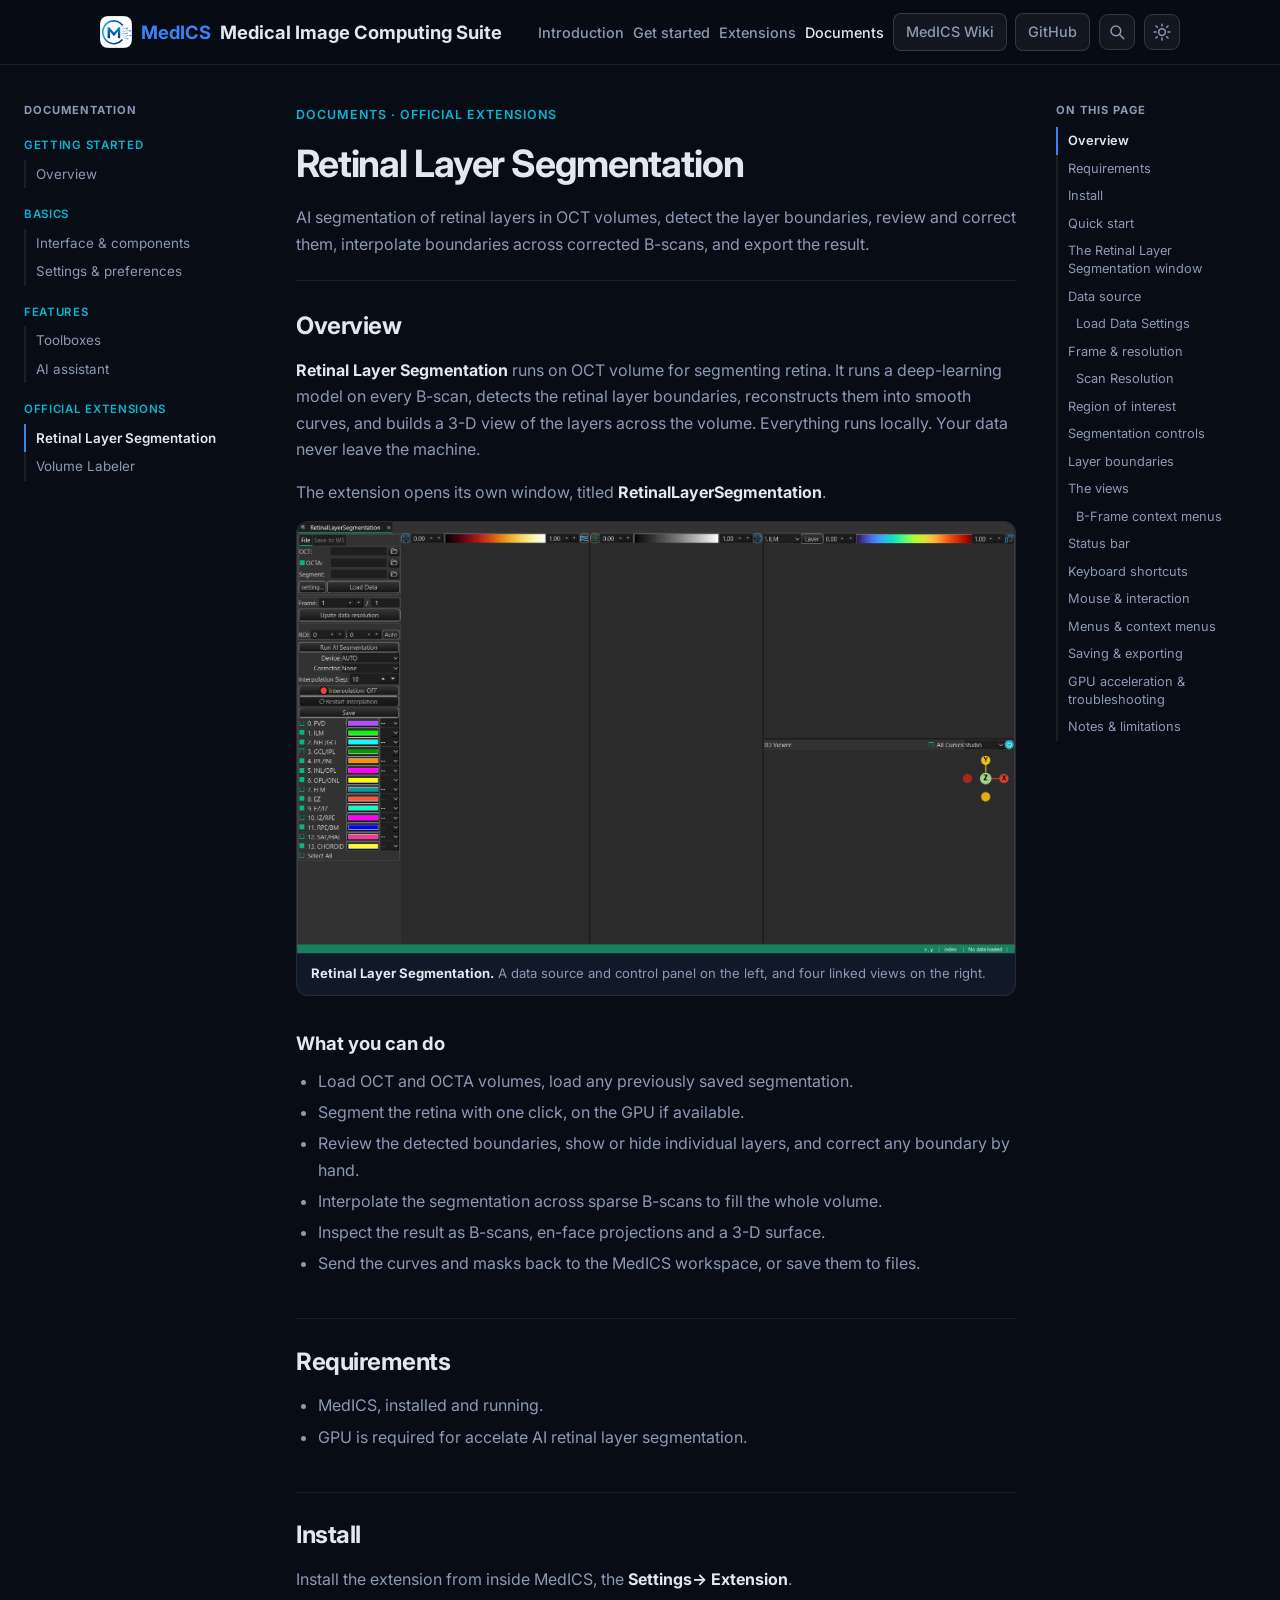
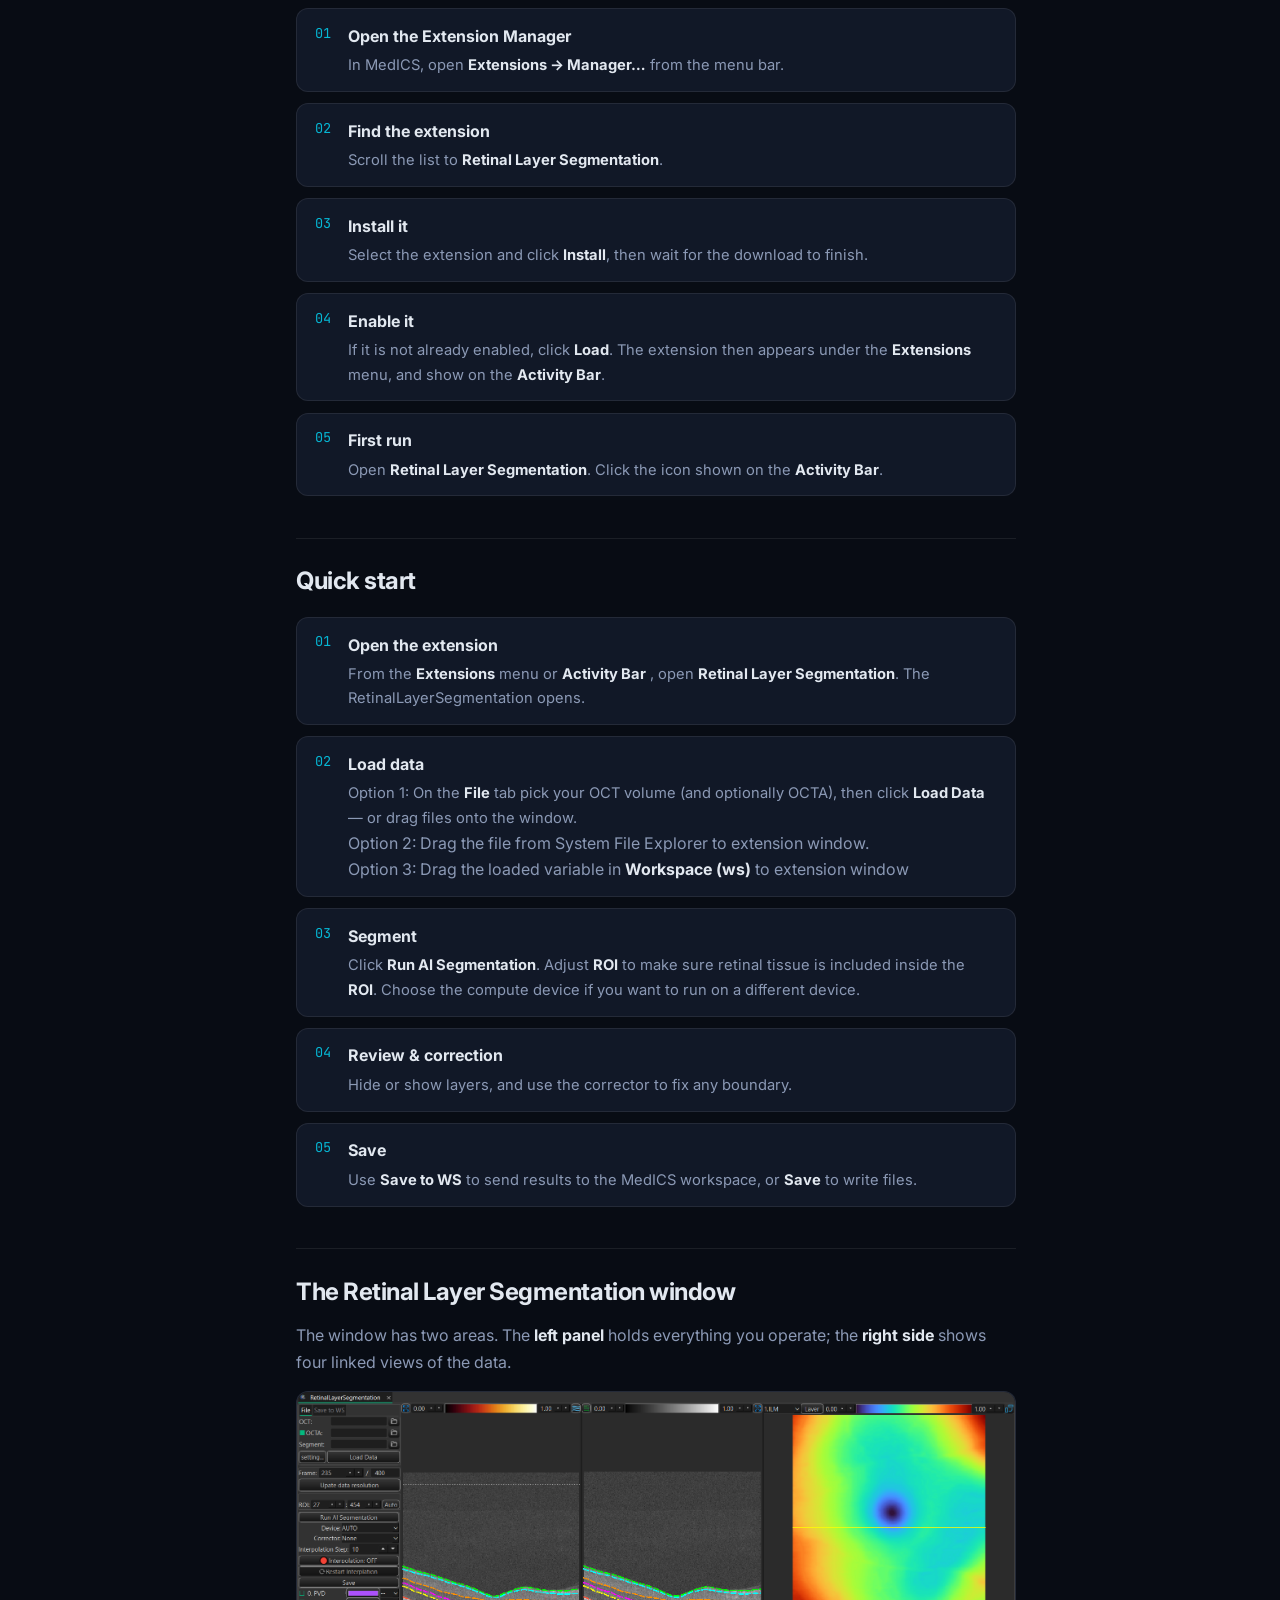
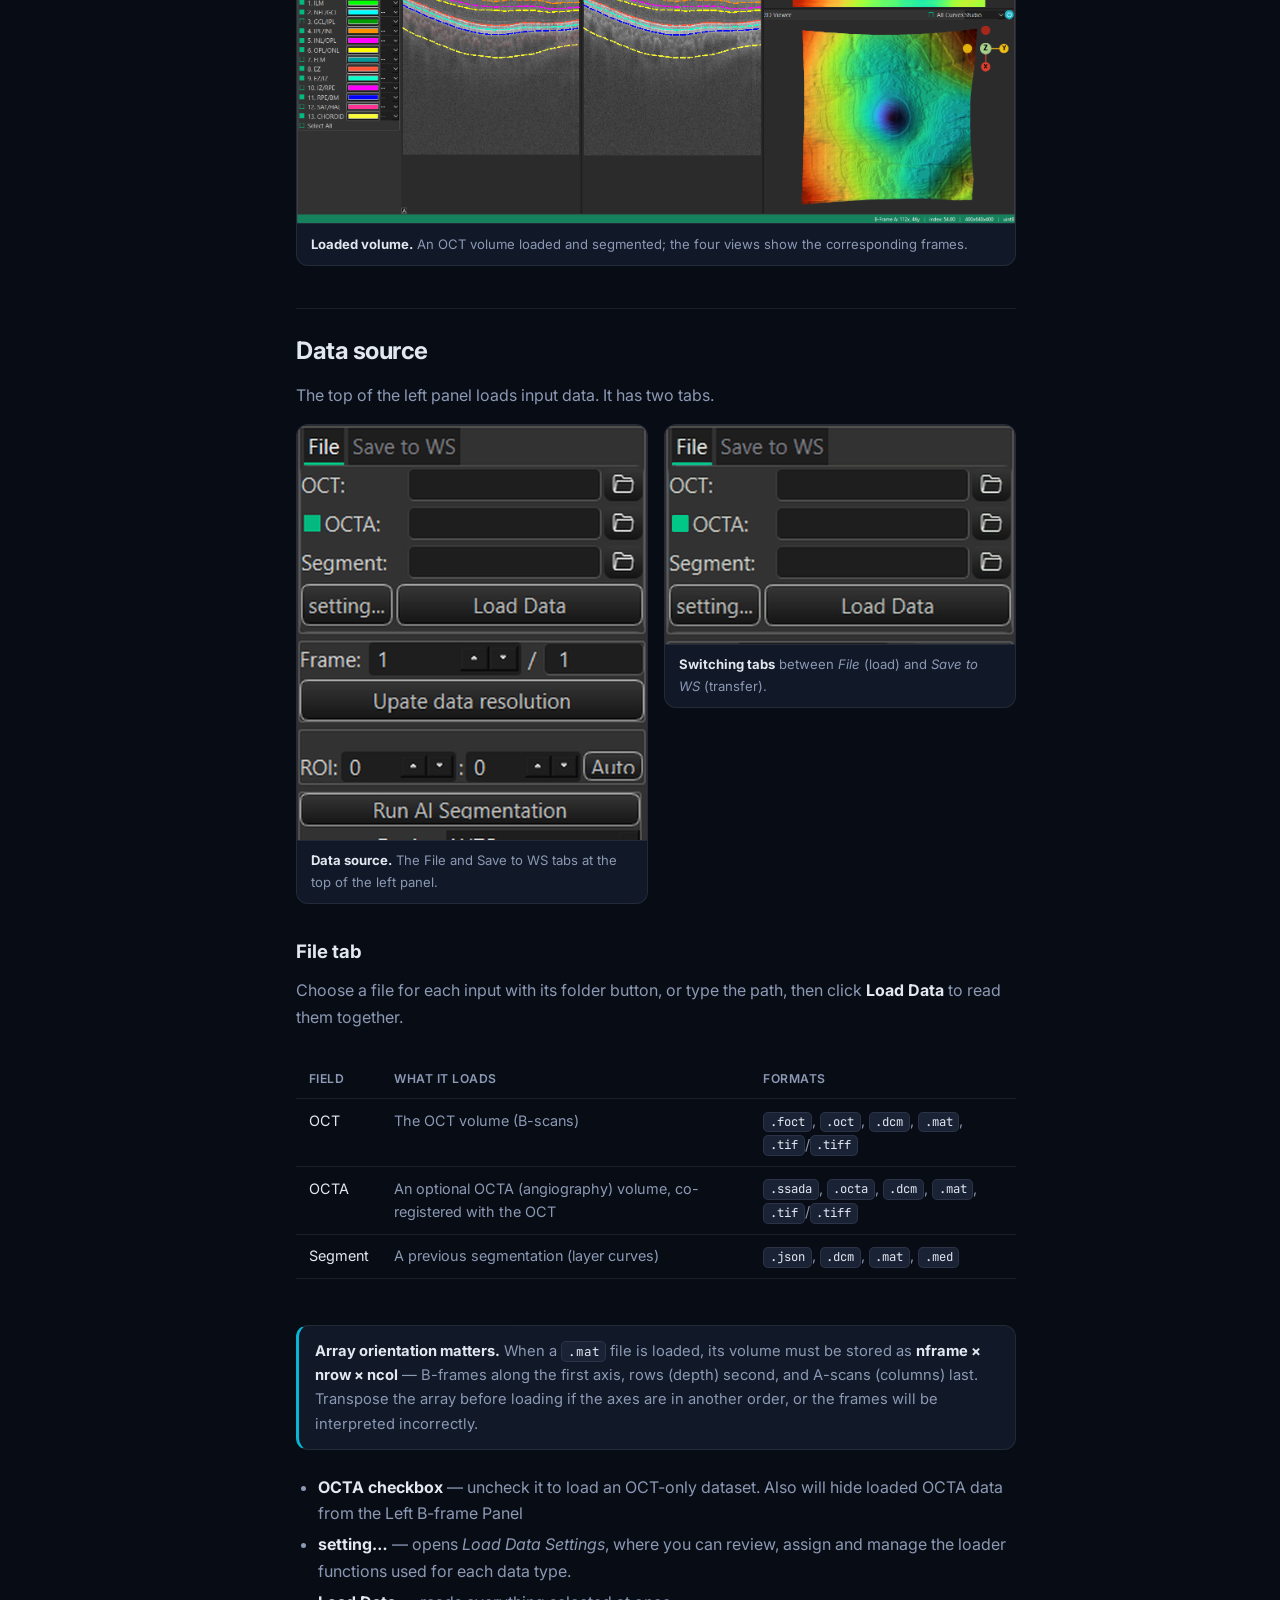
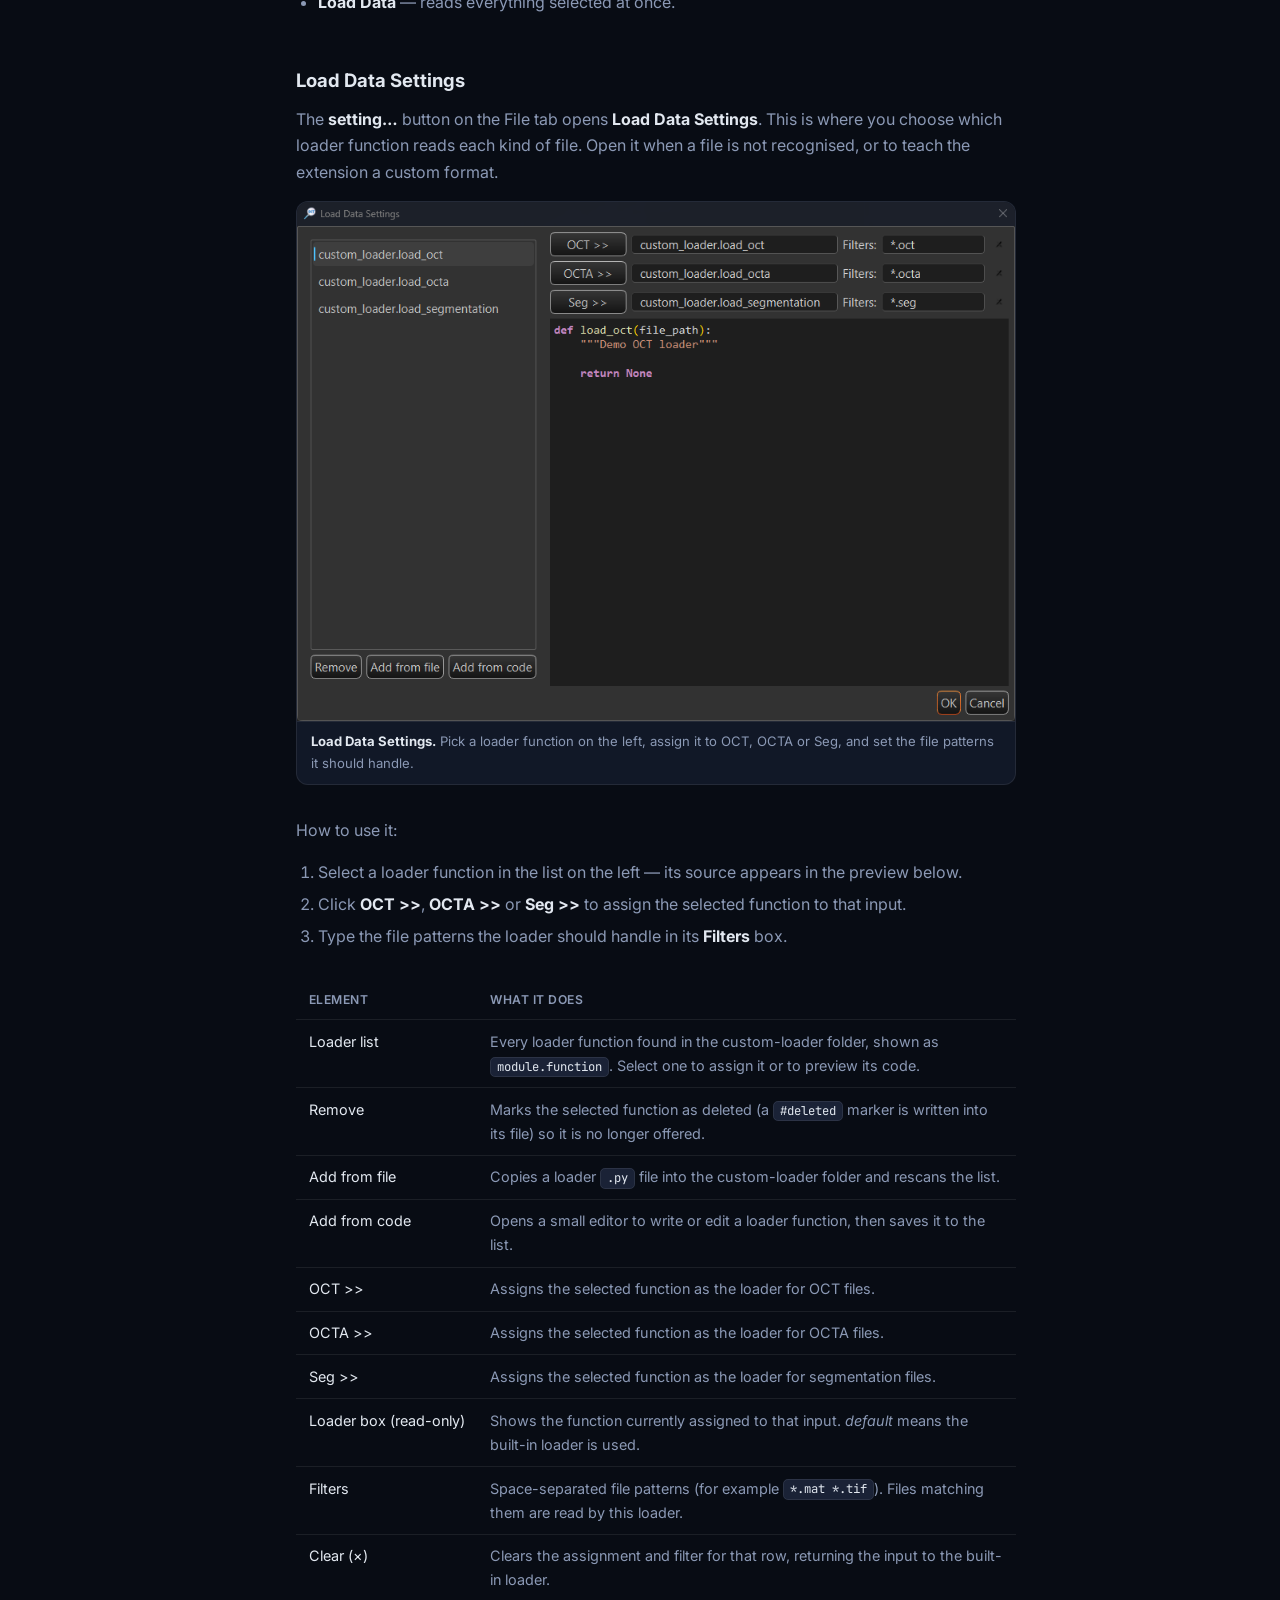
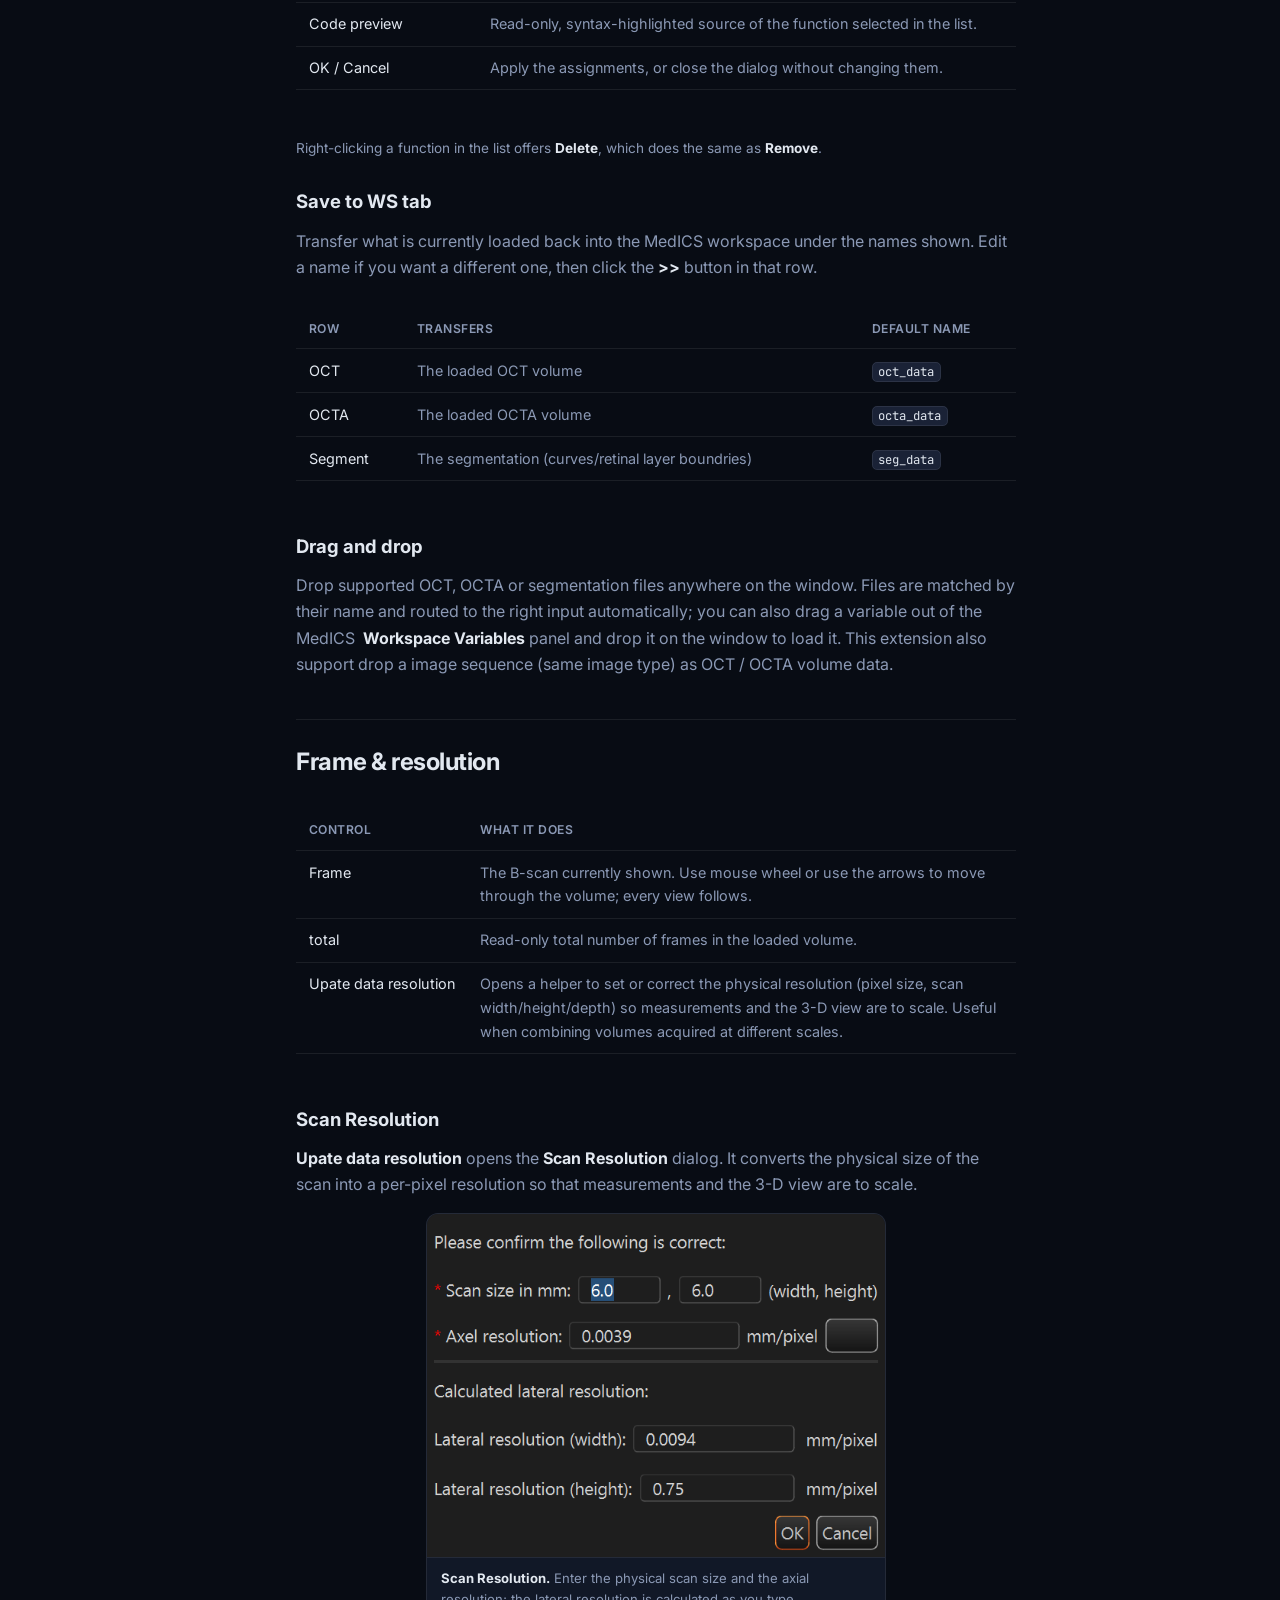
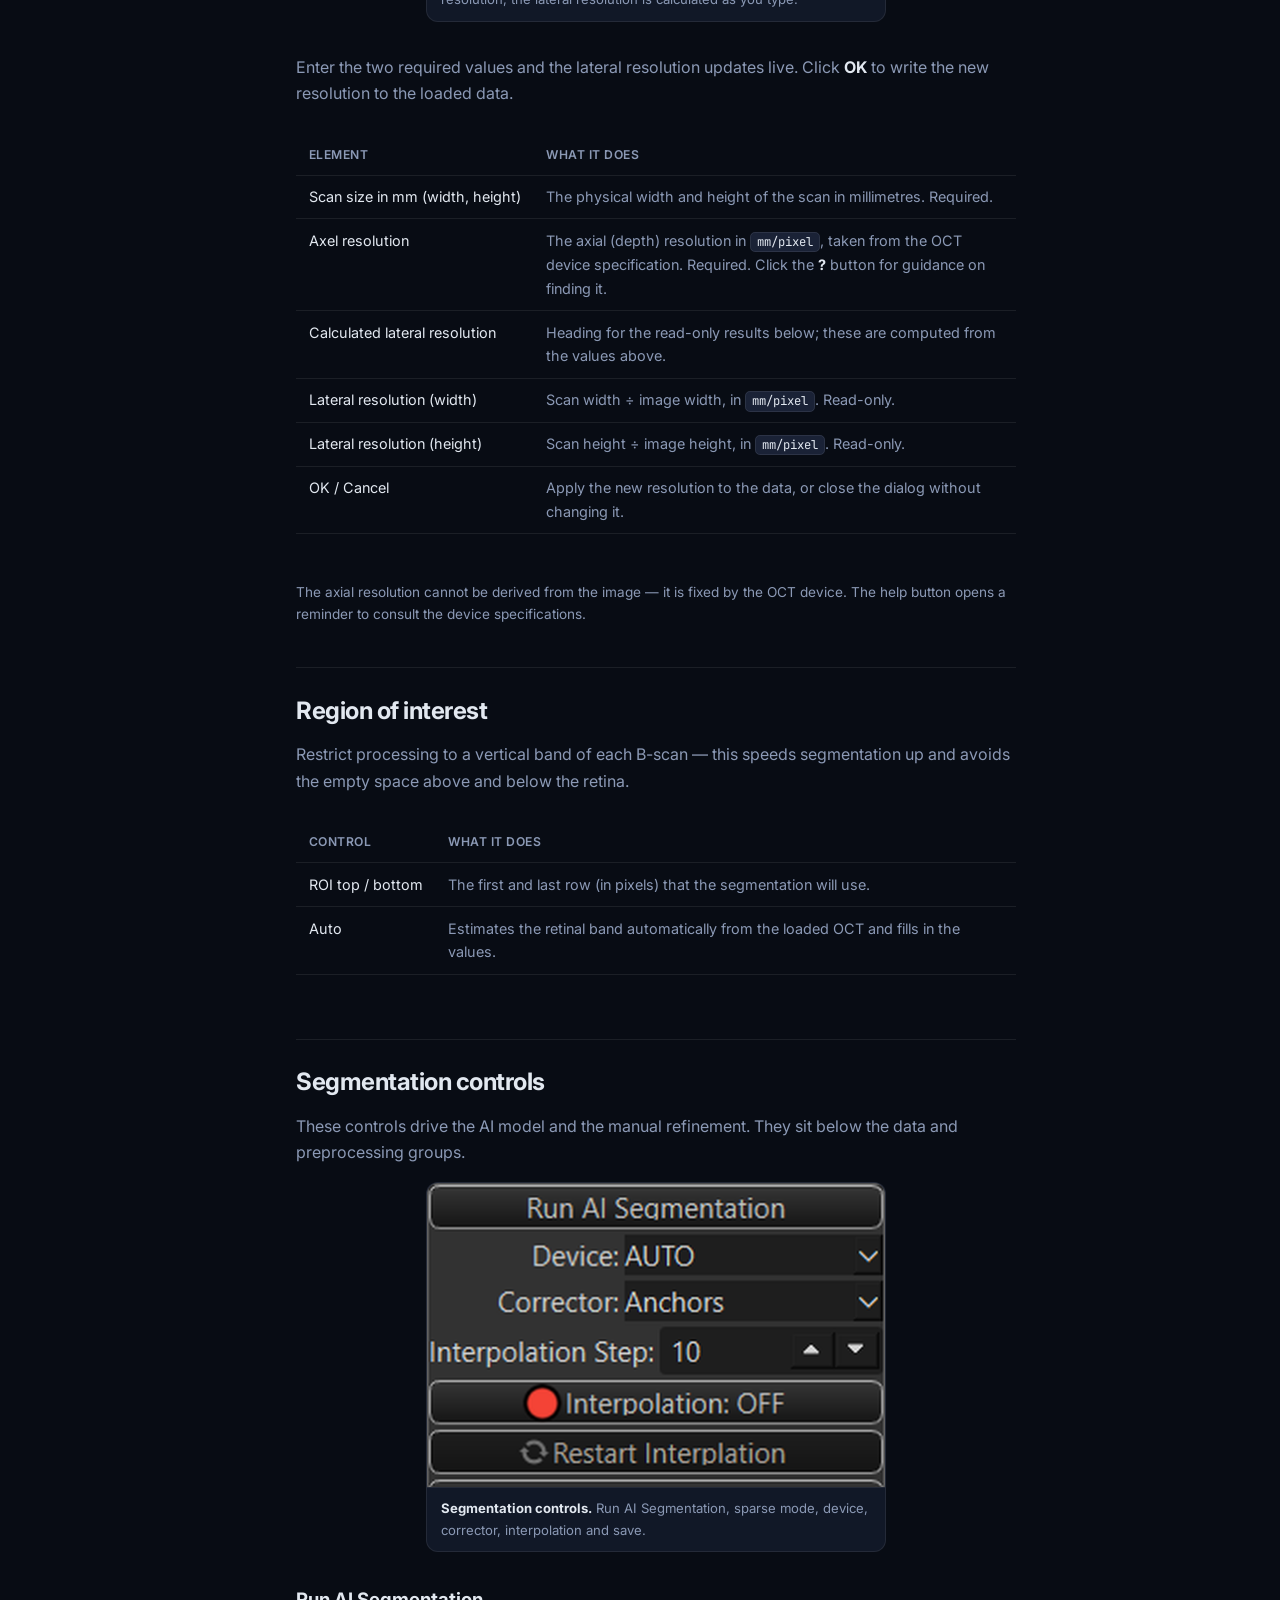
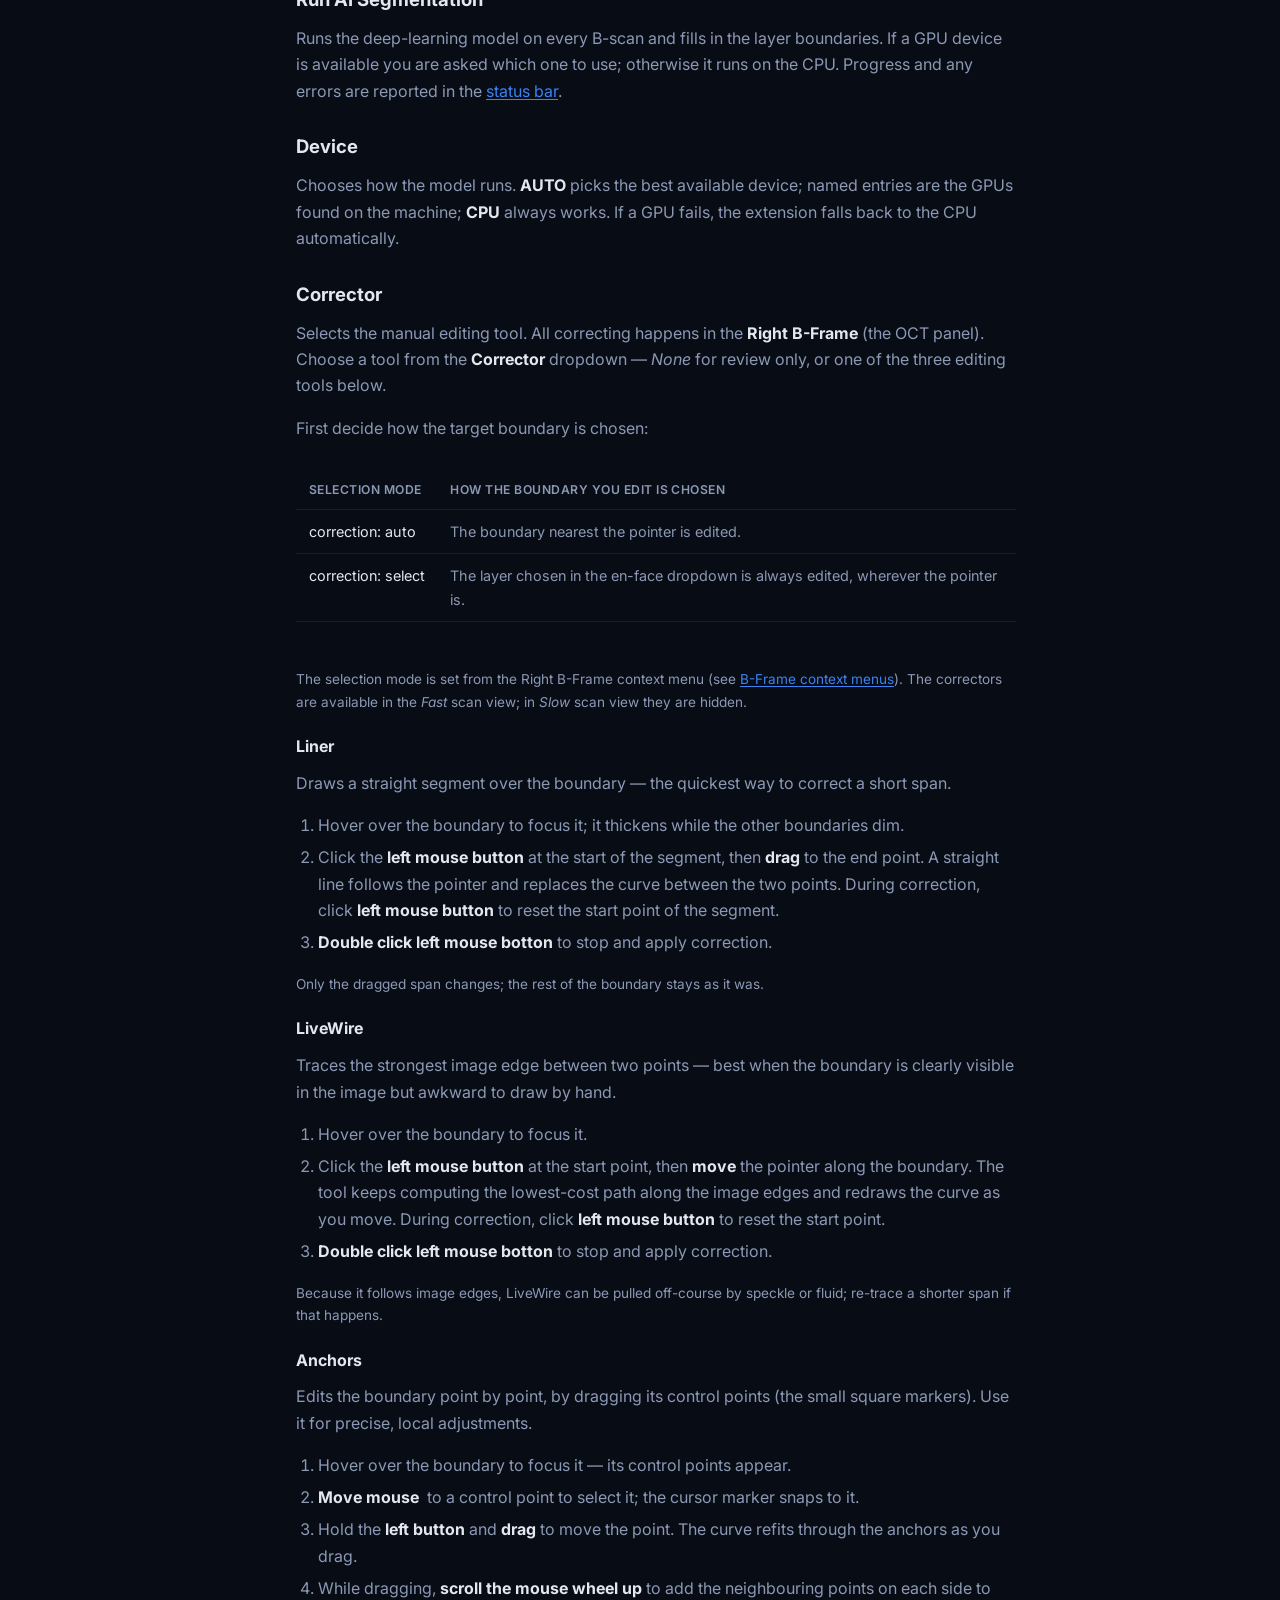
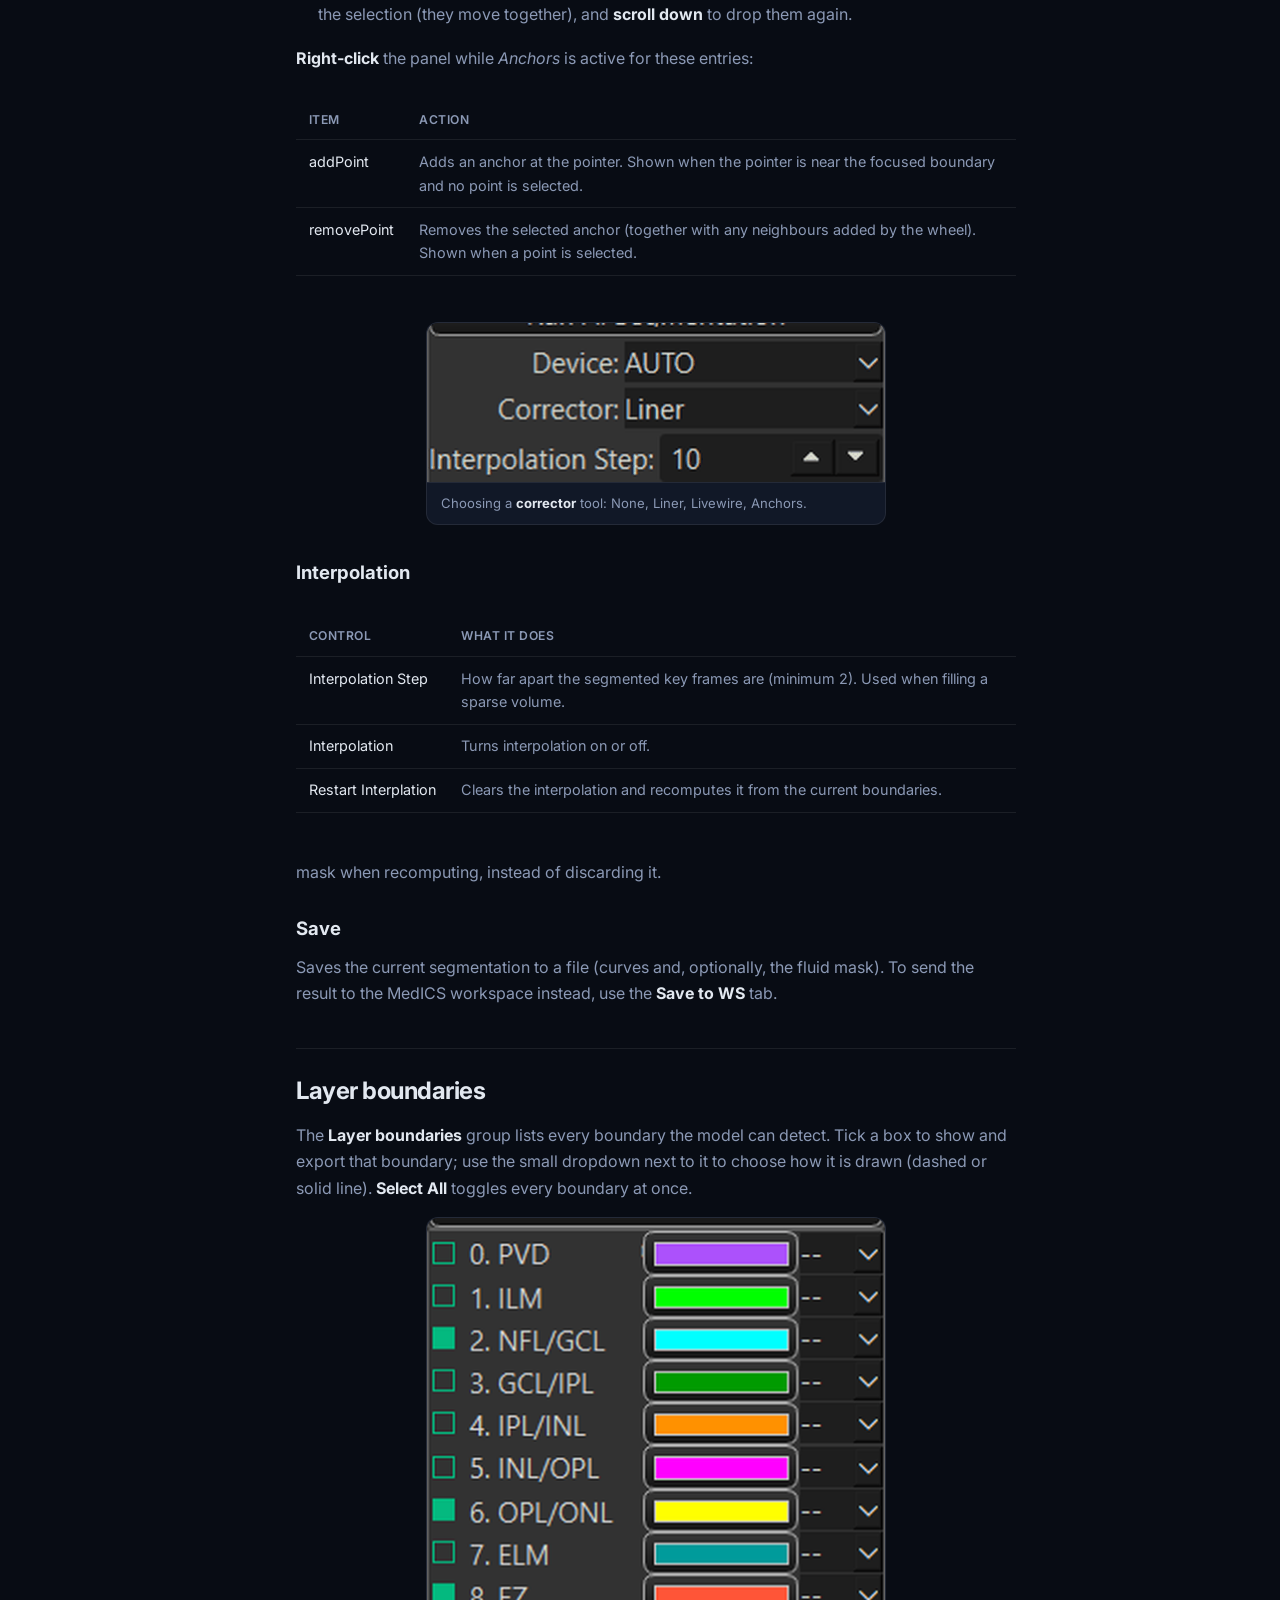
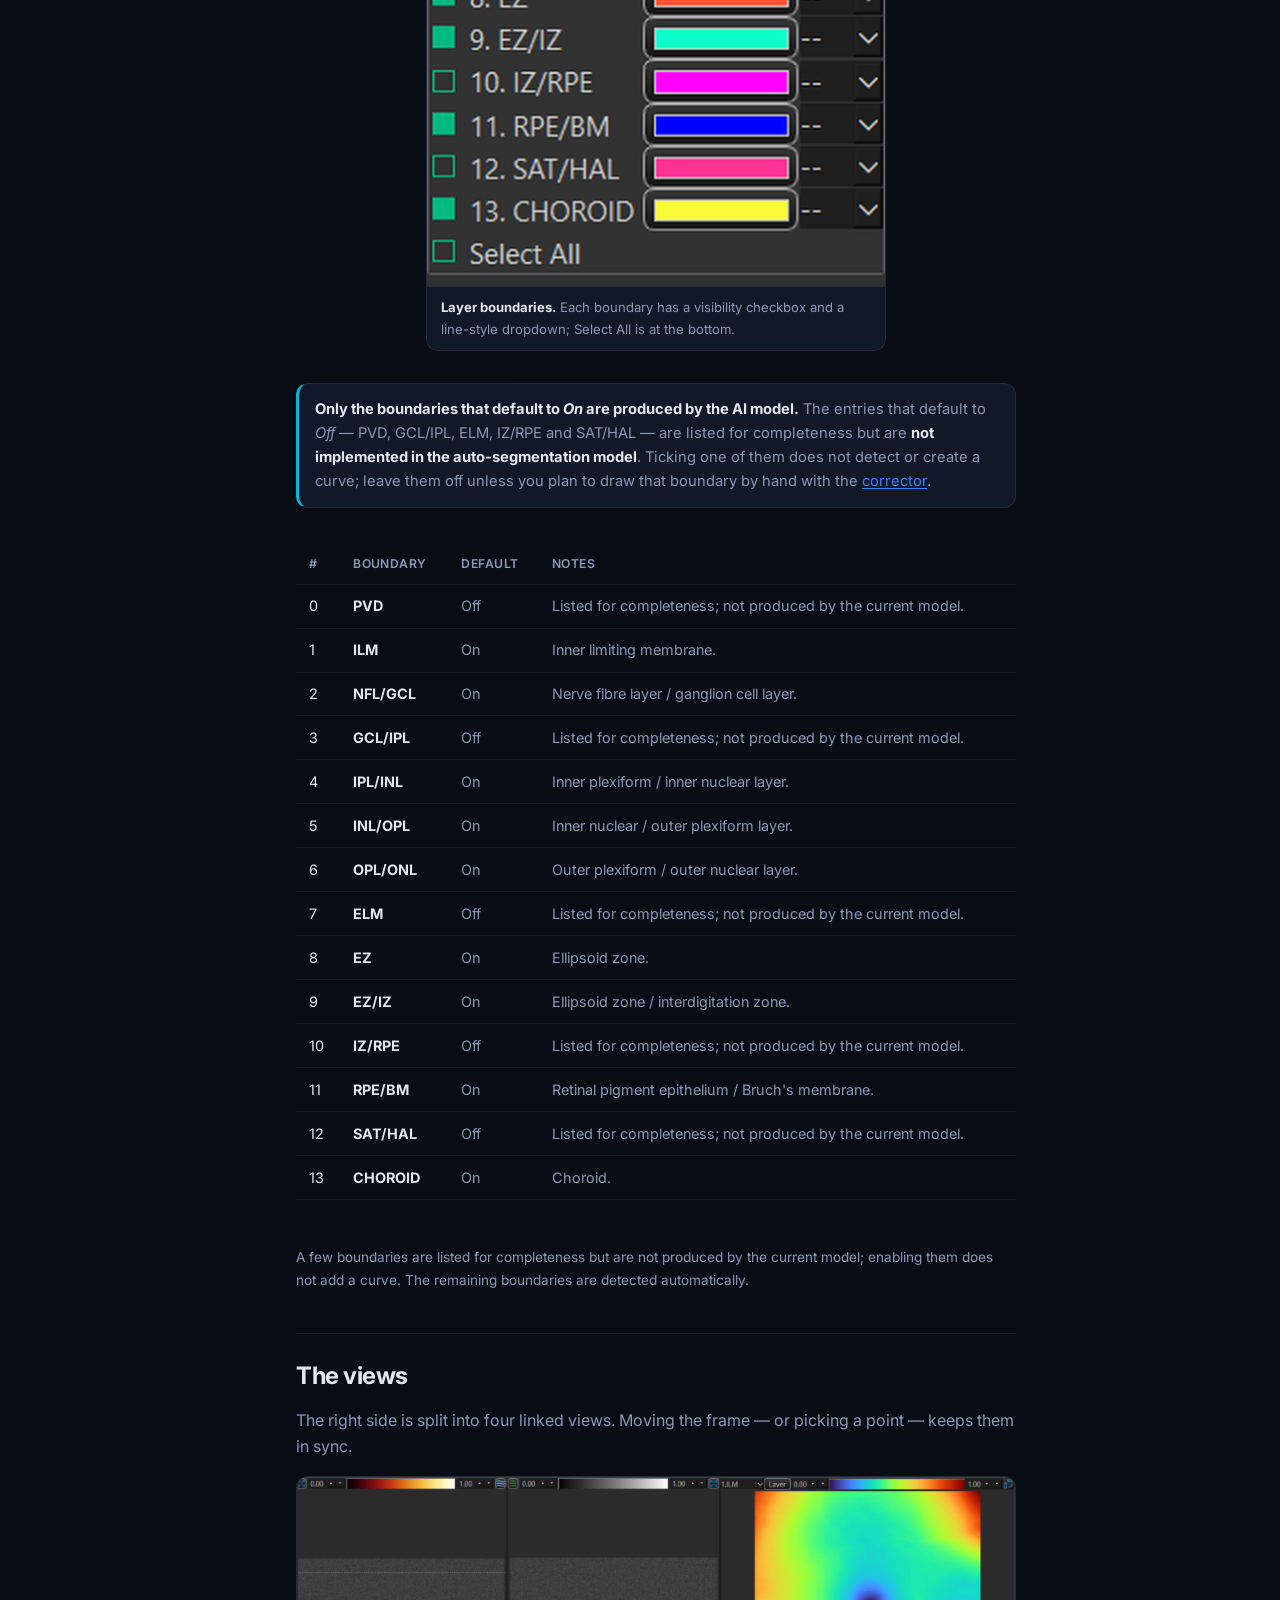
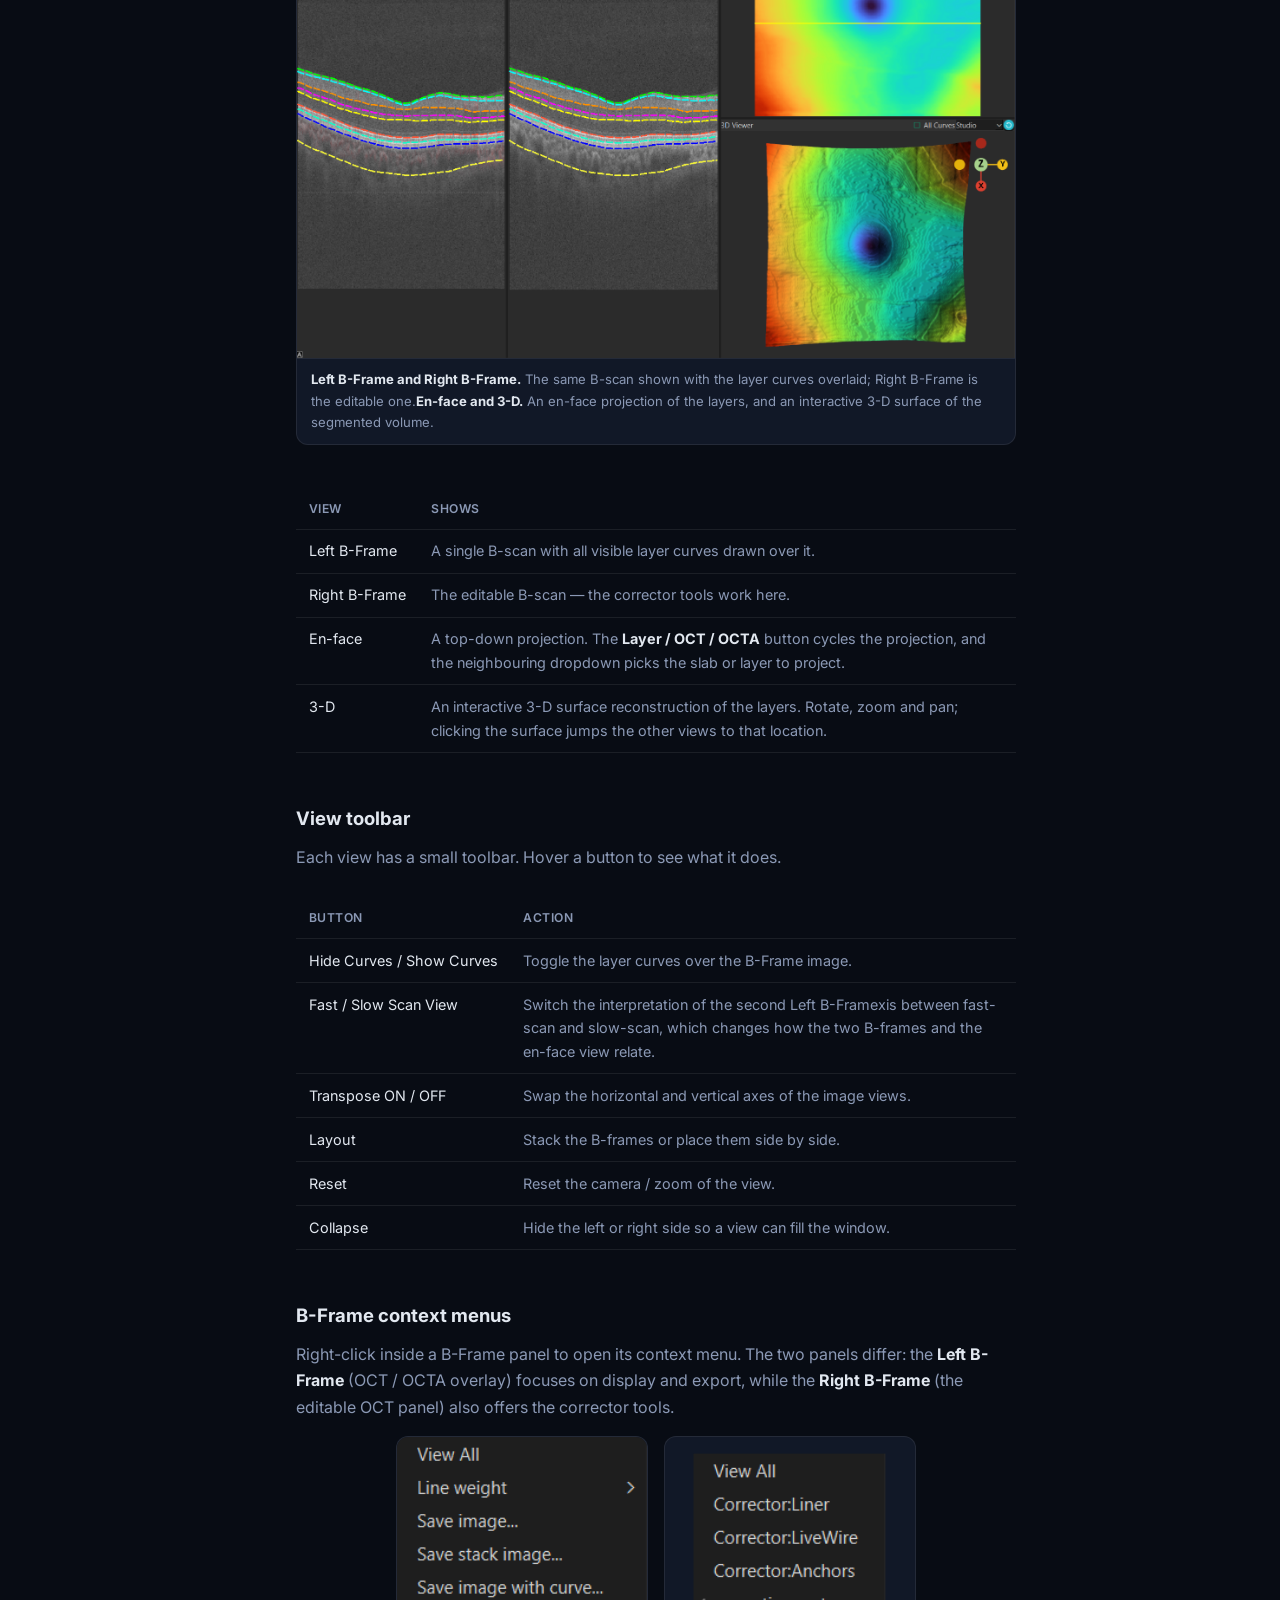
<file: docs/retinal-layer-segmentation.html>
<!DOCTYPE html>
<html lang="en">
<head>
  <meta charset="UTF-8" />
  <meta name="viewport" content="width=device-width, initial-scale=1.0" />
  <title>Retinal Layer Segmentation — MedICS Documentation</title>
  <meta name="description" content="User guide for the MedICS Retinal Layer Segmentation extension: OCT/OCTA AI segmentation, layer editing, interpolation, 3-D views and export." />
  <link rel="preconnect" href="https://fonts.googleapis.com" />
  <link href="https://fonts.googleapis.com/css2?family=Inter:wght@400;500;600;700&family=JetBrains+Mono:wght@400;500&display=swap" rel="stylesheet" />
  <link rel="stylesheet" href="../css/style.css" />
  <link rel="stylesheet" href="../css/docs.css" />
  <link rel="icon" href="../icon/icon.ico" sizes="any" />
  <link rel="icon" type="image/png" href="../icon/icon.png" />
  <link rel="apple-touch-icon" href="../icon/icon.png" />
  <meta property="og:image" content="https://medical-image-computing-suite.github.io/icon/logo.png" />
  <script>
    // Apply the saved theme before first paint, so a light-theme visitor never
    // sees a flash of the dark theme while js/site.js is still loading.
    (function () {
      try {
        var t = localStorage.getItem("medics-theme");
        if (t === "light" || t === "dark") document.documentElement.setAttribute("data-theme", t);
      } catch (e) { /* private mode: keep the dark default */ }
    })();
  </script>
  <script src="../js/site.js" defer></script>
<style id="gl-design-system-variables">
:root { --bg: #080c14; --bg-alt: #0d1220; --surface: #111827; --surface-2: #1a2236; --border: rgba(255, 255, 255, 0.08); --border-2: rgba(255, 255, 255, 0.14); --accent: #3b82f6; --accent-2: #8b5cf6; --accent-3: #06b6d4; --text: #e2e8f0; --muted: #8b99b5; --nav-bg: rgba(8, 12, 20, 0.86); --nav-bg-solid: rgba(8, 12, 20, 0.97); --ghost-bg: rgba(255, 255, 255, 0.05); --ghost-bg-hover: rgba(255, 255, 255, 0.1); --hover-tint: rgba(255, 255, 255, 0.04); --code-bg: #0b1220; --code-text: #d6e4ff; --code-text-dim: #b9c8e6; --font: "Inter", system-ui, sans-serif; --mono: "JetBrains Mono", "Fira Code", ui-monospace, monospace; --radius: 12px; --nav-h: 64px; }
</style>
</head>
<body class="docs-body">
  <header class="nav" id="site-nav">
    <noscript>
      <div class="container nav__inner">
        <a class="nav__logo" href="../index.html"><img src="../icon/icon.png" alt="" width="32" height="32" /><em>MedICS</em>Medical Image Computing Suite</a>
        <ul class="nav__fallback">
          <li><a href="../index.html">Introduction</a></li>
          <li><a href="../get-started.html">Get started</a></li>
          <li><a href="../extensions.html">Extensions</a></li>
          <li><a href="../document.html">Documents</a></li>
          <li><a class="btn btn--ghost btn--sm" href="https://github.com/Medical-Image-Computing-Suite/MedICS-Community/wiki" target="_blank" rel="noopener">MedICS Wiki</a></li>
          <li><a class="btn btn--ghost btn--sm" href="https://github.com/medical-image-computing-suite" target="_blank" rel="noopener">GitHub</a></li>
        </ul>
      </div>
    </noscript>
  </header>
  <div class="docs-shell container">
    <aside class="docs-side">
      <div class="docs-side__title">Documentation</div>
      <nav><div class="docs-side__group">Getting started</div><ul><li><a href="../document.html">Overview</a></li></ul><div class="docs-side__group">Basics</div><ul><li><a href="interface.html">Interface &amp; components</a></li><li><a href="settings.html">Settings &amp; preferences</a></li></ul><div class="docs-side__group">Features</div><ul><li><a href="toolboxes.html">Toolboxes</a></li><li><a href="ai-assistant.html">AI assistant</a></li></ul><div class="docs-side__group">Official Extensions</div><ul><li><a class="is-current" href="retinal-layer-segmentation.html">Retinal Layer Segmentation</a></li><li><a href="volume-labeler.html">Volume Labeler</a></li></ul></nav>
    </aside>
    <main class="docs-main">
      <header class="docs-hero">
        <div class="tag">Documents · Official Extensions</div>
        <h1>Retinal Layer Segmentation</h1>
        <p>AI segmentation of retinal layers in OCT volumes, detect the layer boundaries,
        review and correct them, interpolate boundaries across corrected B-scans, and export the result.</p>
      </header>
      <article class="docs-content">
<h2 id="overview">Overview</h2>
<p><strong>Retinal Layer Segmentation</strong> runs on OCT volume for segmenting
retina. It runs a deep-learning model on every B-scan, detects the retinal layer boundaries,
reconstructs them into smooth curves, and builds a 3-D view of the
layers across the volume. Everything runs locally. Your data never leave the machine.</p>
<p>The extension opens its own window, titled <strong>RetinalLayerSegmentation</strong>.</p>
<div class="doc-screens"><figure class="doc-figure"><a href="../assets/img/extensions/retinal-layer-segmentation/mainwindow.png" target="_blank" rel="noopener"><img loading="lazy" src="../assets/img/extensions/retinal-layer-segmentation/mainwindow.png" alt="Retinal Layer Segmentation. A data source and control panel on the left, and four linked views on the right."></a><figcaption><strong>Retinal Layer Segmentation.</strong> A data source and control panel on the left, and four linked views on the right.</figcaption></figure></div>

<h3 id="what-you-can-do">What you can do</h3>
<ul>
<li>Load OCT and OCTA volumes, load any previously saved segmentation.</li>
<li>Segment the retina with one click, on the GPU if available.</li>
<li>Review the detected boundaries, show or hide individual layers, and correct any boundary by hand.</li>
<li>Interpolate the segmentation across sparse B-scans to fill the whole volume.</li>
<li>Inspect the result as B-scans, en-face projections and a 3-D surface.</li>
<li>Send the curves and masks back to the MedICS workspace, or save them to files.</li>
</ul>

<h2 id="requirements">Requirements</h2>
<ul>
<li>MedICS, installed and running.</li>
<li>GPU is required for accelate AI retinal layer segmentation.</li>
</ul>

<h2 id="install">Install</h2>
<p>Install the extension from inside MedICS, the <strong>Settings-&gt; Extension</strong>.</p>
<div class="steps">
  <div class="step"><h4 id="install-open-manager">Open the Extension Manager</h4><p>In MedICS, open
  <strong>Extensions → Manager…</strong> from the menu bar.</p></div>
  <div class="step"><h4 id="install-find">Find the extension</h4><p>Scroll the list to <strong>Retinal Layer Segmentation</strong>.</p></div>
  <div class="step"><h4 id="install-click">Install it</h4><p>Select the extension and click
  <strong>Install</strong>, then wait for the download to finish.</p></div>
  <div class="step"><h4 id="install-enable">Enable it</h4><p>If it is not already enabled, click
  <strong>Load</strong>. The extension then appears under the <strong>Extensions</strong> menu, and show on the <strong style="color: rgb(226, 232, 240); font-size: 14.72px;">Activity Bar</strong><span style="font-size: 14.72px;">.</span></p></div>
  <div class="step"><h4 id="install-first-run">First run</h4><p>Open <strong>Retinal Layer Segmentation</strong>. Click the icon shown&nbsp;<span style="font-size: 14.72px;">on the </span><strong style="color: rgb(226, 232, 240); font-size: 14.72px;">Activity Bar</strong><span style="font-size: 14.72px;">.</span></p></div>
</div>

<h2 id="quick-start">Quick start</h2>
<div class="steps">
  <div class="step"><h4 id="step-open-the-extension">Open the extension</h4><p>From the <strong>Extensions</strong> menu or&nbsp;<strong>Activity Bar</strong>&nbsp;, open
  <strong>Retinal Layer Segmentation</strong>. The RetinalLayerSegmentation opens.</p></div>
  <div class="step"><h4 id="step-load-data">Load data</h4><p>Option 1: On the <strong>File</strong> tab pick your OCT volume (and
  optionally OCTA), then click <strong>Load Data</strong> — or drag files onto the window.<div>Option 2: Drag the file from System File Explorer to extension window.</div><div>Option 3: Drag the loaded variable in&nbsp;<strong>Workspace (ws)</strong>&nbsp;to extension window</div></p></div>
  <div class="step"><h4 id="step-segment">Segment</h4><p>Click <strong>Run AI Segmentation</strong>. Adjust <strong>ROI</strong>&nbsp;to make sure retinal tissue is included inside the <strong>ROI</strong>. Choose the compute device if you want to run on a different device.</p></div>
  <div class="step"><h4 id="step-review-and-refine">Review &amp; correction</h4><p>Hide or show layers, and use the corrector to fix
  any boundary.</p></div>
  <div class="step"><h4 id="step-save">Save</h4><p>Use <strong>Save to WS</strong> to send results to the MedICS
  workspace, or <strong>Save</strong> to write files.</p></div>
</div>

<h2 id="window">The Retinal Layer Segmentation window</h2>
<p>The window has two areas. The <strong>left panel</strong> holds everything you operate; the
<strong>right side</strong> shows four linked views of the data.</p>
<div class="doc-screens"><figure class="doc-figure"><a href="../assets/img/extensions/retinal-layer-segmentation/mainwindow_with_oct.png" target="_blank" rel="noopener"><img loading="lazy" src="../assets/img/extensions/retinal-layer-segmentation/mainwindow_with_oct.png" alt="Loaded volume. An OCT volume loaded and segmented; the four views show the corresponding frames."></a><figcaption><strong>Loaded volume.</strong> An OCT volume loaded and segmented; the four views show the corresponding frames.</figcaption></figure></div>

<h2 id="data-source">Data source</h2>
<p>The top of the left panel loads input data. It has two tabs.</p>
<div class="doc-screens doc-screens--duo"><figure class="doc-figure"><a href="../assets/img/extensions/retinal-layer-segmentation/data-source.png" target="_blank" rel="noopener"><img loading="lazy" src="../assets/img/extensions/retinal-layer-segmentation/data-source.png" alt="Data source. The File and Save to WS tabs at the top of the left panel."></a><figcaption><strong>Data source.</strong> The File and Save to WS tabs at the top of the left panel.</figcaption></figure><figure class="doc-figure"><a href="../assets/img/extensions/retinal-layer-segmentation/gif/data-source-tabs.gif" target="_blank" rel="noopener"><img loading="lazy" src="../assets/img/extensions/retinal-layer-segmentation/gif/data-source-tabs.gif" alt="Switching tabs between File (load) and Save to WS (transfer)."></a><figcaption><strong>Switching tabs</strong> between <em>File</em> (load) and <em>Save to WS</em> (transfer).</figcaption></figure></div>

<h3 id="file-tab">File tab</h3>
<p>Choose a file for each input with its folder button, or type the path, then click
<strong>Load Data</strong> to read them together.</p>
<div class="table-wrap"><table>
<thead><tr><th>Field</th><th>What it loads</th><th>Formats</th></tr></thead>
<tbody>
<tr><td>OCT</td><td>The OCT volume (B-scans)</td><td><code>.foct</code>, <code>.oct</code>, <code>.dcm</code>, <code>.mat</code>, <code>.tif</code>/<code>.tiff</code></td></tr>
<tr><td>OCTA</td><td>An optional OCTA (angiography) volume, co-registered with the OCT</td><td><code>.ssada</code>, <code>.octa</code>, <code>.dcm</code>, <code>.mat</code>, <code>.tif</code>/<code>.tiff</code></td></tr>
<tr><td>Segment</td><td>A previous segmentation (layer curves)</td><td><code>.json</code>, <code>.dcm</code>, <code>.mat</code>, <code>.med</code></td></tr>
</tbody></table></div>
<p class="callout"><strong>Array orientation matters.</strong> When a <code>.mat</code> file is loaded, its volume must be stored as <strong>nframe × nrow × ncol</strong> — B-frames along the first axis, rows (depth) second, and A-scans (columns) last. Transpose the array before loading if the axes are in another order, or the frames will be interpreted incorrectly.</p>
<ul>
<li><strong>OCTA checkbox</strong> — uncheck it to load an OCT-only dataset. Also will hide loaded OCTA data from the Left B-frame Panel</li>
<li><strong>setting…</strong> — opens <em>Load Data Settings</em>, where you can review, assign and
manage the loader functions used for each data type.</li>
<li><strong>Load Data</strong> — reads everything selected at once.</li>
</ul>
<div class="doc-screens doc-screens--medium"></div>

<h3 id="load-data-settings">Load Data Settings</h3>
<p>The <strong>setting…</strong> button on the File tab opens <strong>Load Data Settings</strong>. This is where you
choose which loader function reads each kind of file. Open it when a file is not recognised, or to
teach the extension a custom format.</p>
<div class="doc-screens doc-screens--wide"><figure class="doc-figure"><a href="../assets/img/extensions/retinal-layer-segmentation/load-data-settings.png" target="_blank" rel="noopener"><img loading="lazy" src="../assets/img/extensions/retinal-layer-segmentation/load-data-settings.png" alt="Load Data Settings dialog: a list of loader functions on the left, OCT, OCTA and Seg assignment rows, and a code preview."></a><figcaption><strong>Load Data Settings.</strong> Pick a loader function on the left, assign it to OCT, OCTA or Seg, and set the file patterns it should handle.</figcaption></figure></div>

<p>How to use it:</p>
<ol class="plain">
<li>Select a loader function in the list on the left — its source appears in the preview below.</li>
<li>Click <strong>OCT &gt;&gt;</strong>, <strong>OCTA &gt;&gt;</strong> or <strong>Seg &gt;&gt;</strong> to assign the selected function to that input.</li>

<li>Type the file patterns the loader should handle in its <strong>Filters</strong> box.</li>
</ol>

<div class="table-wrap"><table>
<thead><tr><th>Element</th><th>What it does</th></tr></thead>
<tbody>
<tr><td>Loader list</td><td>Every loader function found in the custom-loader folder, shown as <code>module.function</code>. Select one to assign it or to preview its code.</td></tr>
<tr><td>Remove</td><td>Marks the selected function as deleted (a <code>#deleted</code> marker is written into its file) so it is no longer offered.</td></tr>
<tr><td>Add from file</td><td>Copies a loader <code>.py</code> file into the custom-loader folder and rescans the list.</td></tr>
<tr><td>Add from code</td><td>Opens a small editor to write or edit a loader function, then saves it to the list.</td></tr>
<tr><td>OCT &gt;&gt;</td><td>Assigns the selected function as the loader for OCT files.</td></tr>
<tr><td>OCTA &gt;&gt;</td><td>Assigns the selected function as the loader for OCTA files.</td></tr>
<tr><td>Seg &gt;&gt;</td><td>Assigns the selected function as the loader for segmentation files.</td></tr>
<tr><td>Loader box (read-only)</td><td>Shows the function currently assigned to that input. <em>default</em> means the built-in loader is used.</td></tr>
<tr><td>Filters</td><td>Space-separated file patterns (for example <code>*.mat *.tif</code>). Files matching them are read by this loader.</td></tr>
<tr><td>Clear (×)</td><td>Clears the assignment and filter for that row, returning the input to the built-in loader.</td></tr>
<tr><td>Code preview</td><td>Read-only, syntax-highlighted source of the function selected in the list.</td></tr>
<tr><td>OK / Cancel</td><td>Apply the assignments, or close the dialog without changing them.</td></tr>
</tbody></table></div>
<p class="anchor-note">Right-clicking a function in the list offers <strong>Delete</strong>, which does the same as
<strong>Remove</strong>.</p>

<h3 id="save-to-ws-tab">Save to WS tab</h3>
<p>Transfer what is currently loaded back into the MedICS workspace under the names shown. Edit a
name if you want a different one, then click the <strong>&gt;&gt;</strong> button in that row.</p>
<div class="table-wrap"><table>
<thead><tr><th>Row</th><th>Transfers</th><th>Default name</th></tr></thead>
<tbody>
<tr><td>OCT</td><td>The loaded OCT volume</td><td><code>oct_data</code></td></tr>
<tr><td>OCTA</td><td>The loaded OCTA volume</td><td><code>octa_data</code></td></tr>
<tr><td>Segment</td><td>The segmentation (curves/retinal layer boundries)</td><td><code>seg_data</code></td></tr>
</tbody></table></div>

<h3 id="dragdrop">Drag and drop</h3>
<p>Drop supported OCT, OCTA or segmentation files anywhere on the window. Files are matched by their name
and routed to the right input automatically; you can also drag a variable out of the MedICS
<strong>&nbsp;Workspace Variables</strong> panel and drop it on the window to load it. This extension also support drop a image sequence (same image type) as OCT / OCTA volume data.</p>

<h2 id="frame">Frame &amp; resolution</h2>
<div class="table-wrap"><table>
<thead><tr><th>Control</th><th>What it does</th></tr></thead>
<tbody>
<tr><td>Frame</td><td>The B-scan currently shown. Use mouse wheel or use the arrows to move through the volume; every view follows.</td></tr>
<tr><td>total</td><td>Read-only total number of frames in the loaded volume.</td></tr>
<tr><td>Upate data resolution</td><td>Opens a helper to set or correct the physical resolution (pixel size, scan width/height/depth) so measurements and the 3-D view are to scale. Useful when combining volumes acquired at different scales.</td></tr>
</tbody></table></div>

<h3 id="scan-resolution">Scan Resolution</h3>
<p><strong>Upate data resolution</strong> opens the <strong>Scan Resolution</strong> dialog. It converts the physical
size of the scan into a per-pixel resolution so that measurements and the 3-D view are to scale.</p>
<div class="doc-screens doc-screens--medium"><figure class="doc-figure"><a href="../assets/img/extensions/retinal-layer-segmentation/scan-resolution.png" target="_blank" rel="noopener"><img loading="lazy" src="../assets/img/extensions/retinal-layer-segmentation/scan-resolution.png" alt="Scan Resolution dialog: scan size in mm, axial resolution, and the calculated lateral resolution in width and height."></a><figcaption><strong>Scan Resolution.</strong> Enter the physical scan size and the axial resolution; the lateral resolution is calculated as you type.</figcaption></figure></div>
<p>Enter the two required values and the lateral resolution updates live. Click <strong>OK</strong> to write the
new resolution to the loaded data.</p>
<div class="table-wrap"><table>
<thead><tr><th>Element</th><th>What it does</th></tr></thead>
<tbody>
<tr><td>Scan size in mm (width, height)</td><td>The physical width and height of the scan in millimetres. Required.</td></tr>
<tr><td>Axel resolution</td><td>The axial (depth) resolution in <code>mm/pixel</code>, taken from the OCT device specification. Required. Click the <strong>?</strong> button for guidance on finding it.</td></tr>
<tr><td>Calculated lateral resolution</td><td>Heading for the read-only results below; these are computed from the values above.</td></tr>
<tr><td>Lateral resolution (width)</td><td>Scan width ÷ image width, in <code>mm/pixel</code>. Read-only.</td></tr>
<tr><td>Lateral resolution (height)</td><td>Scan height ÷ image height, in <code>mm/pixel</code>. Read-only.</td></tr>
<tr><td>OK / Cancel</td><td>Apply the new resolution to the data, or close the dialog without changing it.</td></tr>
</tbody></table></div>
<p class="anchor-note">The axial resolution cannot be derived from the image — it is fixed by the OCT
device. The help button opens a reminder to consult the device specifications.</p>

<h2 id="roi">Region of interest</h2>
<p>Restrict processing to a vertical band of each B-scan — this speeds segmentation up and avoids
the empty space above and below the retina.</p>
<div class="table-wrap"><table>
<thead><tr><th>Control</th><th>What it does</th></tr></thead>
<tbody>
<tr><td>ROI top / bottom</td><td>The first and last row (in pixels) that the segmentation will use.</td></tr>
<tr><td>Auto</td><td>Estimates the retinal band automatically from the loaded OCT and fills in the values.</td></tr>
</tbody></table></div>

<h2 id="segmentation">Segmentation controls</h2>
<p>These controls drive the AI model and the manual refinement. They sit below the data and
preprocessing groups.</p>
<div class="doc-screens doc-screens--medium"><figure class="doc-figure"><a href="../assets/img/extensions/retinal-layer-segmentation/ai-controls.png" target="_blank" rel="noopener"><img loading="lazy" src="../assets/img/extensions/retinal-layer-segmentation/ai-controls.png" alt="Segmentation controls. Run AI Segmentation, sparse mode, device, corrector, interpolation and save."></a><figcaption><strong>Segmentation controls.</strong> Run AI Segmentation, sparse mode, device, corrector, interpolation and save.</figcaption></figure></div>

<h3 id="run-ai">Run AI Segmentation</h3>
<p>Runs the deep-learning model on every B-scan and fills in the layer boundaries. If a GPU device
is available you are asked which one to use; otherwise it runs on the CPU. Progress and any
errors are reported in the <a href="#status-bar">status bar</a>.</p>




<h3 id="device">Device</h3>
<p>Chooses how the model runs. <strong>AUTO</strong> picks the best available device; named
entries are the GPUs found on the machine; <strong>CPU</strong> always works. If a GPU fails, the
extension falls back to the CPU automatically.</p>

<h3 id="corrector">Corrector</h3>
<p>Selects the manual editing tool. All correcting happens in the <strong>Right B-Frame</strong> (the
OCT panel). Choose a tool from the <strong>Corrector</strong> dropdown — <em>None</em> for review only,
or one of the three editing tools below.</p>
<p>First decide how the target boundary is chosen:</p>
<div class="table-wrap"><table>
<thead><tr><th>Selection mode</th><th>How the boundary you edit is chosen</th></tr></thead>
<tbody>
<tr><td>correction: auto</td><td>The boundary nearest the pointer is edited.</td></tr>
<tr><td>correction: select</td><td>The layer chosen in the en-face dropdown is always edited, wherever the pointer is.</td></tr>
</tbody></table></div>
<p class="anchor-note">The selection mode is set from the Right B-Frame context menu (see
<a href="#panel-context-menus">B-Frame context menus</a>). The correctors are available in the
<em>Fast</em> scan view; in <em>Slow</em> scan view they are hidden.</p>

<h4 id="corrector-liner">Liner</h4>
<p>Draws a straight segment over the boundary — the quickest way to correct a short span.</p>
<ol class="plain">
<li>Hover over the boundary to focus it; it thickens while the other boundaries dim.</li>
<li>Click the <strong>left mouse button</strong> at the start of the segment, then <strong>drag</strong> to the end point. A straight line follows the pointer and replaces the curve between the two points.&nbsp;During correction, click&nbsp;<strong style="color: rgb(226, 232, 240);">left mouse button&nbsp;</strong>to reset the start point of the segment.</li>
<li><strong style="">Double click left mouse botton</strong> to stop and apply correction.</li>
</ol>
<p class="anchor-note">Only the dragged span changes; the rest of the boundary stays as it was.</p>

<h4 id="corrector-livewire">LiveWire</h4>
<p>Traces the strongest image edge between two points — best when the boundary is clearly visible in the image but awkward to draw by hand.</p>
<ol class="plain">
<li>Hover over the boundary to focus it.</li>
<li>Click the <strong>left mouse button</strong> at the start point, then <strong>move</strong> the pointer along the boundary. The tool keeps computing the lowest-cost path along the image edges and redraws the curve as you move. During correction, click <strong style="color: rgb(226, 232, 240);">left mouse button </strong>to reset the start point.</li>
<li><strong style="color: rgb(226, 232, 240);">Double click left mouse botton</strong> to stop and apply correction.</li>
</ol>
<p class="anchor-note">Because it follows image edges, LiveWire can be pulled off-course by speckle or fluid; re-trace a shorter span if that happens.</p>

<h4 id="corrector-anchors">Anchors</h4>
<p>Edits the boundary point by point, by dragging its control points (the small square markers). Use it for precise, local adjustments.</p>
<ol class="plain">
<li>Hover over the boundary to focus it — its control points appear.</li>
<li><strong>Move mouse&nbsp;</strong>&nbsp;to a control point<strong style="color: rgb(226, 232, 240);">&nbsp;</strong>to select it; the cursor marker snaps to it.</li>
<li>Hold the <strong style="">left button</strong> and <strong>drag</strong> to move the point. The curve refits through the anchors as you drag.</li>
<li>While dragging, <strong>scroll the mouse wheel up</strong> to add the neighbouring points on each side to the selection (they move together), and <strong>scroll down</strong> to drop them again.</li>

</ol>
<p><strong>Right-click</strong> the panel while <em>Anchors</em> is active for these entries:</p>
<div class="table-wrap"><table>
<thead><tr><th>Item</th><th>Action</th></tr></thead>
<tbody>
<tr><td>addPoint</td><td>Adds an anchor at the pointer. Shown when the pointer is near the focused boundary and no point is selected.</td></tr>
<tr><td>removePoint</td><td>Removes the selected anchor (together with any neighbours added by the wheel). Shown when a point is selected.</td></tr>
</tbody></table></div>
<div class="doc-screens doc-screens--medium"><figure class="doc-figure"><a href="../assets/img/extensions/retinal-layer-segmentation/gif/corrector-modes.gif" target="_blank" rel="noopener"><img loading="lazy" src="../assets/img/extensions/retinal-layer-segmentation/gif/corrector-modes.gif" alt="Choosing a corrector tool: None, Liner, Livewire, Anchors."></a><figcaption>Choosing a <strong>corrector</strong> tool: None, Liner, Livewire, Anchors.</figcaption></figure></div>

<h3 id="interp">Interpolation</h3>
<div class="table-wrap"><table>
<thead><tr><th>Control</th><th>What it does</th></tr></thead>
<tbody>
<tr><td>Interpolation Step</td><td>How far apart the segmented key frames are (minimum 2). Used when filling a sparse volume.</td></tr>
<tr><td>Interpolation</td><td>Turns interpolation on or off.</td></tr>
<tr><td>Restart Interplation</td><td>Clears the interpolation and recomputes it from the current boundaries.</td></tr>
</tbody></table></div>

 mask when recomputing, instead of discarding it.</p>

<h3 id="save-btn">Save</h3>
<p>Saves the current segmentation to a file (curves and, optionally, the fluid mask). To send the
result to the MedICS workspace instead, use the <strong>Save to WS</strong> tab.</p>

<h2 id="layers">Layer boundaries</h2>
<p>The <strong>Layer boundaries</strong> group lists every boundary the model can detect. Tick a
box to show and export that boundary; use the small dropdown next to it to choose how it is drawn
(dashed or solid line). <strong>Select All</strong> toggles every boundary at once.</p>
<div class="doc-screens doc-screens--medium"><figure class="doc-figure"><a href="../assets/img/extensions/retinal-layer-segmentation/layer-boundaries.png" target="_blank" rel="noopener"><img loading="lazy" src="../assets/img/extensions/retinal-layer-segmentation/layer-boundaries.png" alt="Layer boundaries. Each boundary has a visibility checkbox and a line-style dropdown; Select All is at the bottom."></a><figcaption><strong>Layer boundaries.</strong> Each boundary has a visibility checkbox and a line-style dropdown; Select All is at the bottom.</figcaption></figure></div>
<p class="callout"><strong>Only the boundaries that default to <em>On</em> are produced by the AI model.</strong> The entries that default to <em>Off</em> — PVD, GCL/IPL, ELM, IZ/RPE and SAT/HAL — are listed for completeness but are <strong>not implemented in the auto-segmentation model</strong>. Ticking one of them does not detect or create a curve; leave them off unless you plan to draw that boundary by hand with the <a href="#corrector">corrector</a>.</p>
<div class="table-wrap"><table>
<thead><tr><th>#</th><th>Boundary</th><th>Default</th><th>Notes</th></tr></thead>
<tbody><tr><td>0</td><td><strong>PVD</strong></td><td>Off</td><td>Listed for completeness; not produced by the current model.</td></tr><tr><td>1</td><td><strong>ILM</strong></td><td>On</td><td>Inner limiting membrane.</td></tr><tr><td>2</td><td><strong>NFL/GCL</strong></td><td>On</td><td>Nerve fibre layer / ganglion cell layer.</td></tr><tr><td>3</td><td><strong>GCL/IPL</strong></td><td>Off</td><td>Listed for completeness; not produced by the current model.</td></tr><tr><td>4</td><td><strong>IPL/INL</strong></td><td>On</td><td>Inner plexiform / inner nuclear layer.</td></tr><tr><td>5</td><td><strong>INL/OPL</strong></td><td>On</td><td>Inner nuclear / outer plexiform layer.</td></tr><tr><td>6</td><td><strong>OPL/ONL</strong></td><td>On</td><td>Outer plexiform / outer nuclear layer.</td></tr><tr><td>7</td><td><strong>ELM</strong></td><td>Off</td><td>Listed for completeness; not produced by the current model.</td></tr><tr><td>8</td><td><strong>EZ</strong></td><td>On</td><td>Ellipsoid zone.</td></tr><tr><td>9</td><td><strong>EZ/IZ</strong></td><td>On</td><td>Ellipsoid zone / interdigitation zone.</td></tr><tr><td>10</td><td><strong>IZ/RPE</strong></td><td>Off</td><td>Listed for completeness; not produced by the current model.</td></tr><tr><td>11</td><td><strong>RPE/BM</strong></td><td>On</td><td>Retinal pigment epithelium / Bruch's membrane.</td></tr><tr><td>12</td><td><strong>SAT/HAL</strong></td><td>Off</td><td>Listed for completeness; not produced by the current model.</td></tr><tr><td>13</td><td><strong>CHOROID</strong></td><td>On</td><td>Choroid.</td></tr></tbody>
</table></div>
<p class="anchor-note">A few boundaries are listed for completeness but are not produced by the
current model; enabling them does not add a curve. The remaining boundaries are detected
automatically.</p>

<h2 id="views">The views</h2>
<p>The right side is split into four linked views. Moving the frame — or picking a point — keeps
them in sync.</p>
<div class="doc-screens doc-screens--grid"><figure class="doc-figure"><a href="../assets/img/extensions/retinal-layer-segmentation/views_oct.png" target="_blank" rel="noopener"><img loading="lazy" src="../assets/img/extensions/retinal-layer-segmentation/views_oct.png" alt="En-face and 3-D. An en-face projection of the layers, and an interactive 3-D surface of the segmented volume."></a><figcaption><strong>Left B-Frame and Right B-Frame.</strong> The same B-scan shown with the layer curves overlaid; Right B-Frame is the editable one.<strong>En-face and 3-D.</strong> An en-face projection of the layers, and an interactive 3-D surface of the segmented volume.</figcaption></figure></div>
<div class="table-wrap"><table>
<thead><tr><th>View</th><th>Shows</th></tr></thead>
<tbody>
<tr><td>Left B-Frame</td><td>A single B-scan with all visible layer curves drawn over it.</td></tr>
<tr><td>Right B-Frame</td><td>The editable B-scan — the corrector tools work here.</td></tr>
<tr><td>En-face</td><td>A top-down projection. The <strong>Layer / OCT / OCTA</strong> button cycles the projection, and the neighbouring dropdown picks the slab or layer to project.</td></tr>
<tr><td>3-D</td><td>An interactive 3-D surface reconstruction of the layers. Rotate, zoom and pan; clicking the surface jumps the other views to that location.</td></tr>
</tbody></table></div>

<h3 id="view-toolbar">View toolbar</h3>
<p>Each view has a small toolbar. Hover a button to see what it does.</p>
<div class="table-wrap"><table>
<thead><tr><th>Button</th><th>Action</th></tr></thead>
<tbody>
<tr><td>Hide Curves / Show Curves</td><td>Toggle the layer curves over the B-Frame image.</td></tr>
<tr><td>Fast / Slow Scan View</td><td>Switch the interpretation of the second Left B-Framexis between fast-scan and slow-scan, which changes how the two B-frames and the en-face view relate.</td></tr>
<tr><td>Transpose ON / OFF</td><td>Swap the horizontal and vertical axes of the image views.</td></tr>
<tr><td>Layout</td><td>Stack the B-frames or place them side by side.</td></tr>
<tr><td>Reset</td><td>Reset the camera / zoom of the view.</td></tr>
<tr><td>Collapse</td><td>Hide the left or right side so a view can fill the window.</td></tr>
</tbody></table></div>

<h3 id="panel-context-menus">B-Frame context menus</h3>
<p>Right-click inside a B-Frame panel to open its context menu. The two panels differ: the
<strong>Left B-Frame</strong> (OCT / OCTA overlay) focuses on display and export, while the
<strong>Right B-Frame</strong> (the editable OCT panel) also offers the corrector tools.</p>
<div class="doc-screens doc-screens--pair"><figure class="doc-figure"><a href="../assets/img/extensions/retinal-layer-segmentation/context-menu-left-bframe.png" target="_blank" rel="noopener"><img loading="lazy" src="../assets/img/extensions/retinal-layer-segmentation/context-menu-left-bframe.png" alt="Left B-Frame context menu: View All, Line weight, the Save image / stack / video entries, and Save to ws."></a><figcaption><strong>Left B-Frame (OCT / OCTA overlay).</strong> Display, export and workspace actions.</figcaption></figure><figure class="doc-figure"><a href="../assets/img/extensions/retinal-layer-segmentation/context-menu-right-bframe.png" target="_blank" rel="noopener"><img loading="lazy" src="../assets/img/extensions/retinal-layer-segmentation/context-menu-right-bframe.png" alt="Right B-Frame context menu: View All, the three corrector tools, the correction modes, Line weight, and Save to ws."></a><figcaption><strong>Right B-Frame (OCT).</strong> Adds the corrector tools and correction modes.</figcaption></figure></div>

<p><strong>Left B-Frame (OCT / OCTA overlay)</strong></p>
<div class="table-wrap"><table>
<thead><tr><th>Item</th><th>Action</th></tr></thead>
<tbody>
<tr><td>View All</td><td>Fits the image back into the panel — resets any pan and zoom.</td></tr>
<tr><td>Line weight ▸</td><td>Curve thickness submenu — pick <strong>1 px</strong> to <strong>8 px</strong>.</td></tr>
<tr><td>Save image...</td><td>Saves the current frame as an image file.</td></tr>
<tr><td>Save stack image...</td><td>Saves the whole B-scan stack as an image.</td></tr>
<tr><td>Save image with curve...</td><td>Saves the current frame with the layer curves drawn on it.</td></tr>
<tr><td>Save stack image with curve...</td><td>Saves the whole stack with the curves drawn on every frame.</td></tr>
<tr><td>Save video...</td><td>Exports the stack as a video.</td></tr>
<tr><td>Save video advanced...</td><td>Opens the advanced video export options.</td></tr>
<tr><td>Save to ws... ▸</td><td>Sends the panel's data to the MedICS workspace — choose <strong>OCT</strong> or <strong>OCTA overlay</strong>.</td></tr>
</tbody></table></div>

<p><strong>Right B-Frame (OCT)</strong></p>
<div class="table-wrap"><table>
<thead><tr><th>Item</th><th>Action</th></tr></thead>
<tbody>
<tr><td>View All</td><td>Fits the image back into the panel — resets any pan and zoom.</td></tr>
<tr><td>Corrector:Liner</td><td>Turns the <a href="#corrector">Liner</a> corrector on or off. Tick-marked while active.</td></tr>
<tr><td>Corrector:LiveWire</td><td>Turns the <a href="#corrector">LiveWire</a> corrector on or off.</td></tr>
<tr><td>Corrector:Anchors</td><td>Turns the <a href="#corrector">Anchors</a> corrector on or off.</td></tr>
<tr><td>correction: auto</td><td>Automatic correction mode — the corrector snaps to the strongest edge.</td></tr>
<tr><td>correction: select</td><td>Select-based correction mode — you pick where the correction starts.</td></tr>
<tr><td>Line weight ▸</td><td>Curve thickness submenu — pick <strong>1 px</strong> to <strong>8 px</strong>.</td></tr>
<tr><td>Save to ws...</td><td>Sends the panel's data to the MedICS workspace.</td></tr>
</tbody></table></div>
<p class="anchor-note">The image-export entries (<em>Save image</em>, <em>Save stack</em>,
<em>Save video</em>) are available on the Left B-Frame; on the Right B-Frame the menu is dedicated to
editing and workspace transfer.</p>

<h2 id="status-bar">Status bar</h2>
<p>The bar along the bottom reports where the pointer is and what the data is.</p>
<div class="doc-screens"><figure class="doc-figure"><a href="../assets/img/extensions/retinal-layer-segmentation/status-bar_oct.png" target="_blank" rel="noopener"><img loading="lazy" src="../assets/img/extensions/retinal-layer-segmentation/status-bar_oct.png" alt="Status bar. Pointer position, pixel value under the pointer, the volume shape, and its dtype."></a><figcaption><strong>Status bar.</strong> Pointer position, pixel value under the pointer, the volume shape, and its dtype.</figcaption></figure></div>
<div class="table-wrap"><table>
<thead><tr><th>Readout</th><th>Meaning</th></tr></thead>
<tbody>
<tr><td>Pointer position</td><td>Where the pointer is in the hovered image, in data coordinates.</td></tr>
<tr><td>index</td><td>The pixel value under the pointer.</td></tr>
<tr><td>Shape</td><td>The loaded volume's shape (frames × rows × columns); shows <em>No data loaded</em> before you load anything.</td></tr>
<tr><td>Dtype</td><td>The volume's data type.</td></tr>
</tbody></table></div>
<p>One-off messages — loading, saving, warnings — also appear here.</p>

<h2 id="keyboard">Keyboard shortcuts</h2>
<p>The window has no menu bar; these are the keys you can use while working.</p>
<div class="table-wrap"><table>
<thead><tr><th>Keys</th><th>Action</th></tr></thead>
<tbody>
<tr><td><kbd>↑</kbd> / <kbd>↓</kbd></td><td>Previous / next B-scan.</td></tr>
<tr><td><kbd>←</kbd> / <kbd>→</kbd></td><td>Jump ten frames back / forward in the main window; in the layer view, jump by the current Interpolation Step.</td></tr>
<tr><td><kbd>Ctrl</kbd> (hold)</td><td>With the pointer over a view in Slow Scan view, moving the pointer scrubs through the volume (see below).</td></tr>
</tbody></table></div>

<h2 id="mouse">Mouse &amp; interaction</h2>
<div class="table-wrap"><table>
<thead><tr><th>Action</th><th>Result</th></tr></thead>
<tbody>
<tr><td>Move over a B-frame or en-face view</td><td>Updates the pointer readouts in the status bar.</td></tr>
<tr><td><kbd>Ctrl</kbd> + move in a B-frame (Slow Scan view)</td><td>Scrub through the volume: the horizontal position selects the corresponding slice/frame in the other views.</td></tr>
<tr><td>Click in the 3-D view</td><td>Picks the surface point under the pointer and moves the B-frames and en-face indicator there.</td></tr>
<tr><td>Drag in an image view</td><td>Pans the image (use the mouse wheel to zoom).</td></tr>
<tr><td>Click a boundary in Right B-Frame</td><td>Selects that boundary for editing with the chosen <a href="#corrector">corrector</a>.</td></tr>
<tr><td>Drag / rotate in the 3-D view</td><td>Orbit, zoom and pan the surface.</td></tr>
<tr><td>Right-click on the image views</td><td>Open the plot's context menu. In MedICS the default entries are disabled, so the views are driven with the toolbar buttons and the mouse (see <a href="#menus">Menus</a>).</td></tr>
</tbody></table></div>

<h2 id="menus">Menus &amp; context menus</h2>
<div class="table-wrap"><table>
<thead><tr><th>Menu</th><th>Where</th><th>Contains</th></tr></thead>
<tbody>
<tr><td>Extensions menu</td><td>In the MedICS main window</td><td>Opens the Retinal Layer Segmentation window.</td></tr>
<tr><td>B-Frame context menu</td><td>Right-click inside a B-Frame panel</td><td>Display, export, corrector and workspace actions — see <a href="#panel-context-menus">B-Frame context menus</a>.</td></tr>
<tr><td>En-face context menu</td><td>Right-click over the en-face view</td><td>The plot's own menu; MedICS hides its default entries, so it exposes no actions — use the view toolbar instead.</td></tr>
<tr><td>Loader context menu</td><td>Right-click an entry in <em>Load Data Settings</em></td><td><strong>Delete</strong> — marks the loader function as deleted so it is no longer offered.</td></tr>
</tbody></table></div>
<p class="anchor-note">The window itself has no menu bar; every action lives on a control in the
left panel or on a view toolbar.</p>

<h2 id="save">Saving &amp; exporting</h2>
<div class="table-wrap"><table>
<thead><tr><th>Goal</th><th>How</th></tr></thead>
<tbody>
<tr><td>Use the result in other MedICS tools</td><td><strong>Save to WS</strong> tab → send <code>oct_data</code>, <code>octa_data</code> and <code>seg_data</code>.</td></tr>
<tr><td>Write the segmentation to disk</td><td><strong>Save</strong> in the control panel.</td></tr>
<tr><td>Keep the fluid mask</td><td>Tick <strong>Keep Fluid volume</strong> before saving/recomputing.</td></tr>
</tbody></table></div>

<h2 id="gpu">GPU acceleration &amp; troubleshooting</h2>
<p>Segmentation is far faster on a supported GPU. It uses an ONNX Runtime model with an optional
NVIDIA CUDA provider. GPU acceleration needs the driver, the ONNX Runtime build and the
CUDA/cuDNN libraries to match each other.</p>
<div class="table-wrap"><table>
<thead><tr><th>Symptom</th><th>What to do</th></tr></thead>
<tbody>
<tr><td>Log says CUDA is unavailable; runs on CPU</td><td>A CPU-only ONNX Runtime is installed. Install <code>onnxruntime-gpu</code> (and remove plain <code>onnxruntime</code>) on Linux/Windows with an NVIDIA GPU.</td></tr>
<tr><td>Crashes on a Conv node (<code>CUDNN_*</code> errors)</td><td>The CUDA stack is loaded but the cuDNN kernels do not support this GPU, or the cuDNN version does not match the ONNX Runtime build. Match the versions, or let it fall back to CPU.</td></tr>
<tr><td>Older GPU (e.g. GTX 10-series)</td><td>Recent cuDNN builds no longer support pre-Turing cards. The extension falls back to the CPU automatically; for GPU, install an older ONNX Runtime GPU build that still targets your architecture.</td></tr>
<tr><td>Want to force CPU</td><td>Choose <strong>CPU</strong> in the device selector.</td></tr>
<tr><td>Model missing after install</td><td>The model downloads on first use; an offline machine needs it fetched in advance.</td></tr>
</tbody></table></div>
<p>To check the installed build, run <code>python -c "import onnxruntime as ort; print(ort.get_available_providers())"</code> — you want <code>CUDAExecutionProvider</code> listed.</p>

<h2 id="limits">Notes &amp; limitations</h2>
<ul>
<li>Only boundaries produced by the model are drawn; a few listed boundaries are placeholders.</li>
<li>Automatic CPU fallback means a too-old GPU still yields a result, just more slowly.</li>
<li>Sparse volumes must be interpolated to obtain a dense segmentation.</li>
<li>The segmentation is computed locally; no image data is uploaded.</li>
</ul>

      </article>
      <nav class="docs-pager"><a class="prev" href="ai-assistant.html"><span>← Previous</span>AI assistant</a><a class="next" href="volume-labeler.html"><span>Next →</span>Volume Labeler</a></nav>
    </main>
    <aside class="docs-toc">
      <div class="docs-toc__title">On this page</div>
      <nav><ul><li><a class="lvl-2" href="#overview">Overview</a></li><li><a class="lvl-2" href="#requirements">Requirements</a></li><li><a class="lvl-2" href="#install">Install</a></li><li><a class="lvl-2" href="#quick-start">Quick start</a></li><li><a class="lvl-2" href="#window">The Retinal Layer Segmentation window</a></li><li><a class="lvl-2" href="#data-source">Data source</a></li><li><a class="lvl-3" href="#load-data-settings">Load Data Settings</a></li><li><a class="lvl-2" href="#frame">Frame &amp; resolution</a></li><li><a class="lvl-3" href="#scan-resolution">Scan Resolution</a></li><li><a class="lvl-2" href="#roi">Region of interest</a></li><li><a class="lvl-2" href="#segmentation">Segmentation controls</a></li><li><a class="lvl-2" href="#layers">Layer boundaries</a></li><li><a class="lvl-2" href="#views">The views</a></li><li><a class="lvl-3" href="#panel-context-menus">B-Frame context menus</a></li><li><a class="lvl-2" href="#status-bar">Status bar</a></li><li><a class="lvl-2" href="#keyboard">Keyboard shortcuts</a></li><li><a class="lvl-2" href="#mouse">Mouse &amp; interaction</a></li><li><a class="lvl-2" href="#menus">Menus &amp; context menus</a></li><li><a class="lvl-2" href="#save">Saving &amp; exporting</a></li><li><a class="lvl-2" href="#gpu">GPU acceleration &amp; troubleshooting</a></li><li><a class="lvl-2" href="#limits">Notes &amp; limitations</a></li></ul></nav>
    </aside>
  </div>
  <footer class="footer">
    <div class="container footer__inner">
      <span class="footer__brand"><img src="../icon/icon.png" alt="" width="22" height="22" />© 2024–2026 MedICS. All rights reserved.</span>
      <a href="../document.html">Documentation</a>
    </div>
  </footer>
</body>
</html>
</file>
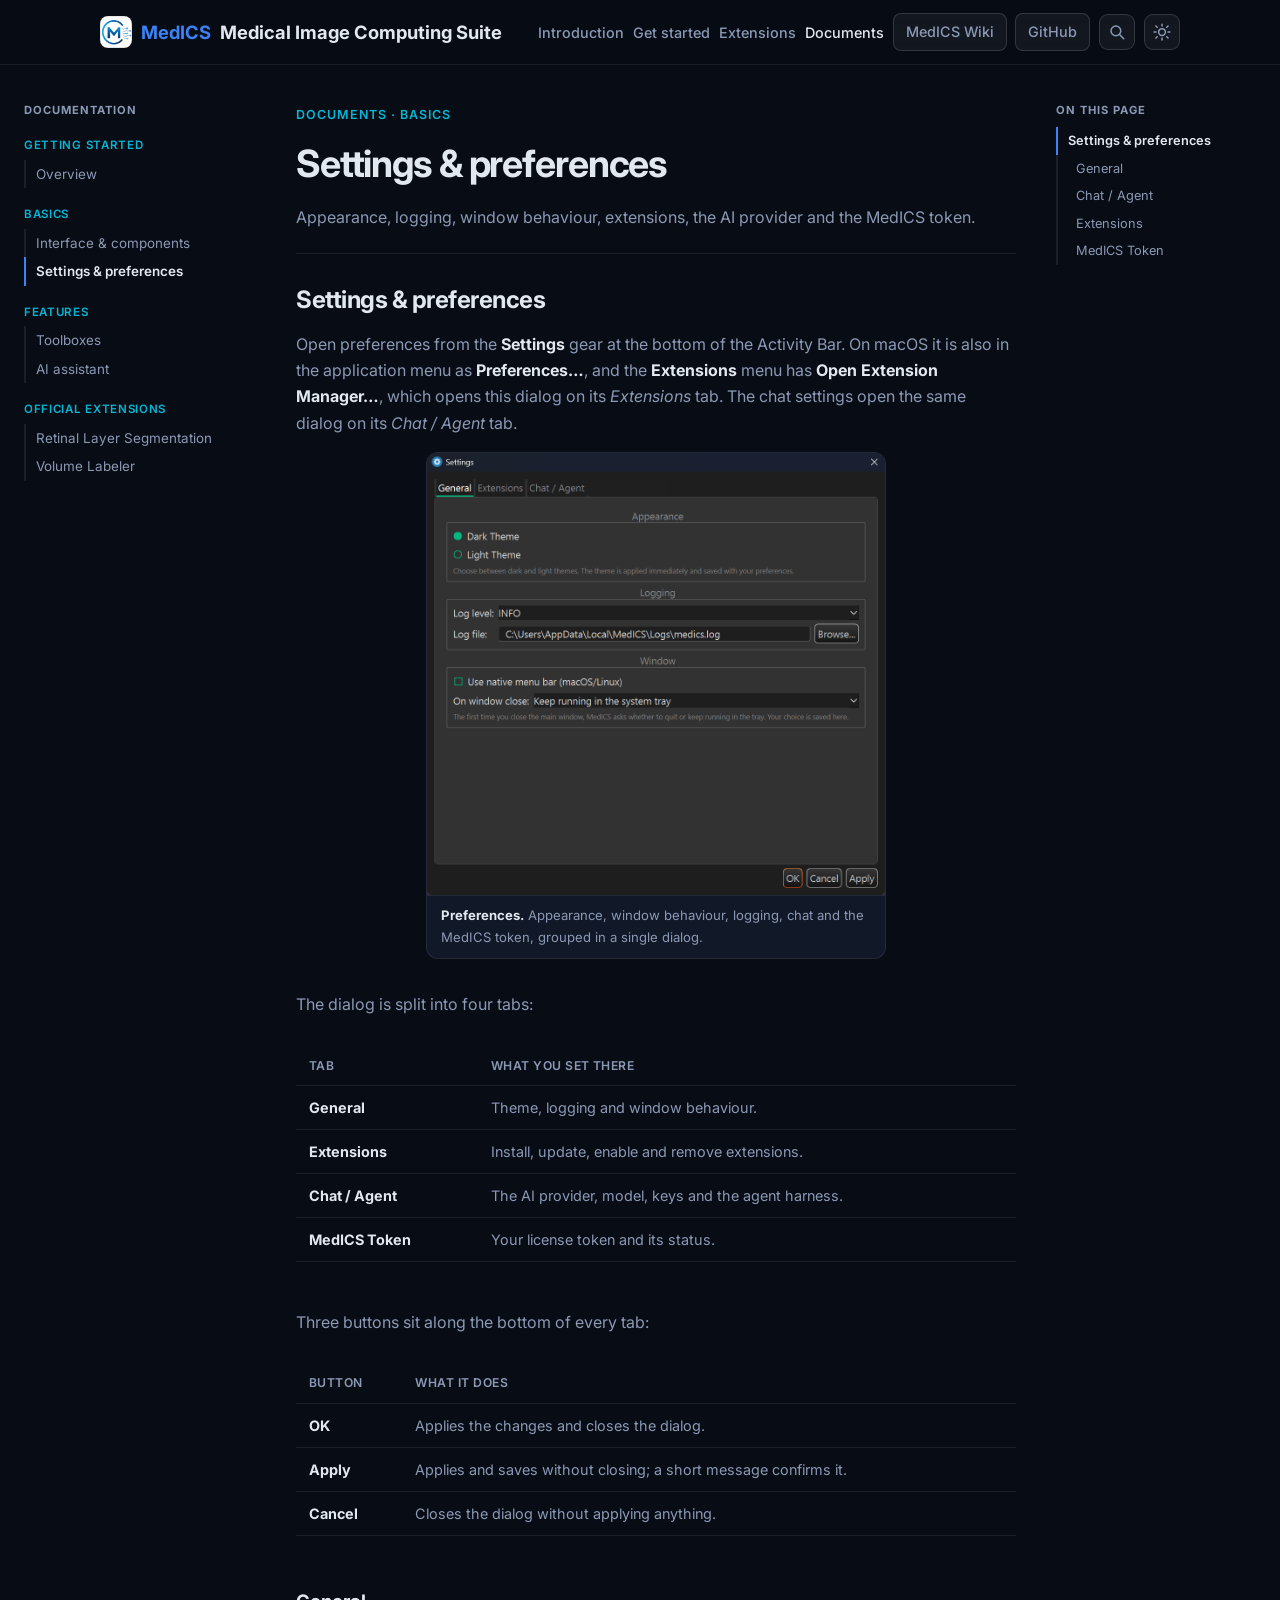
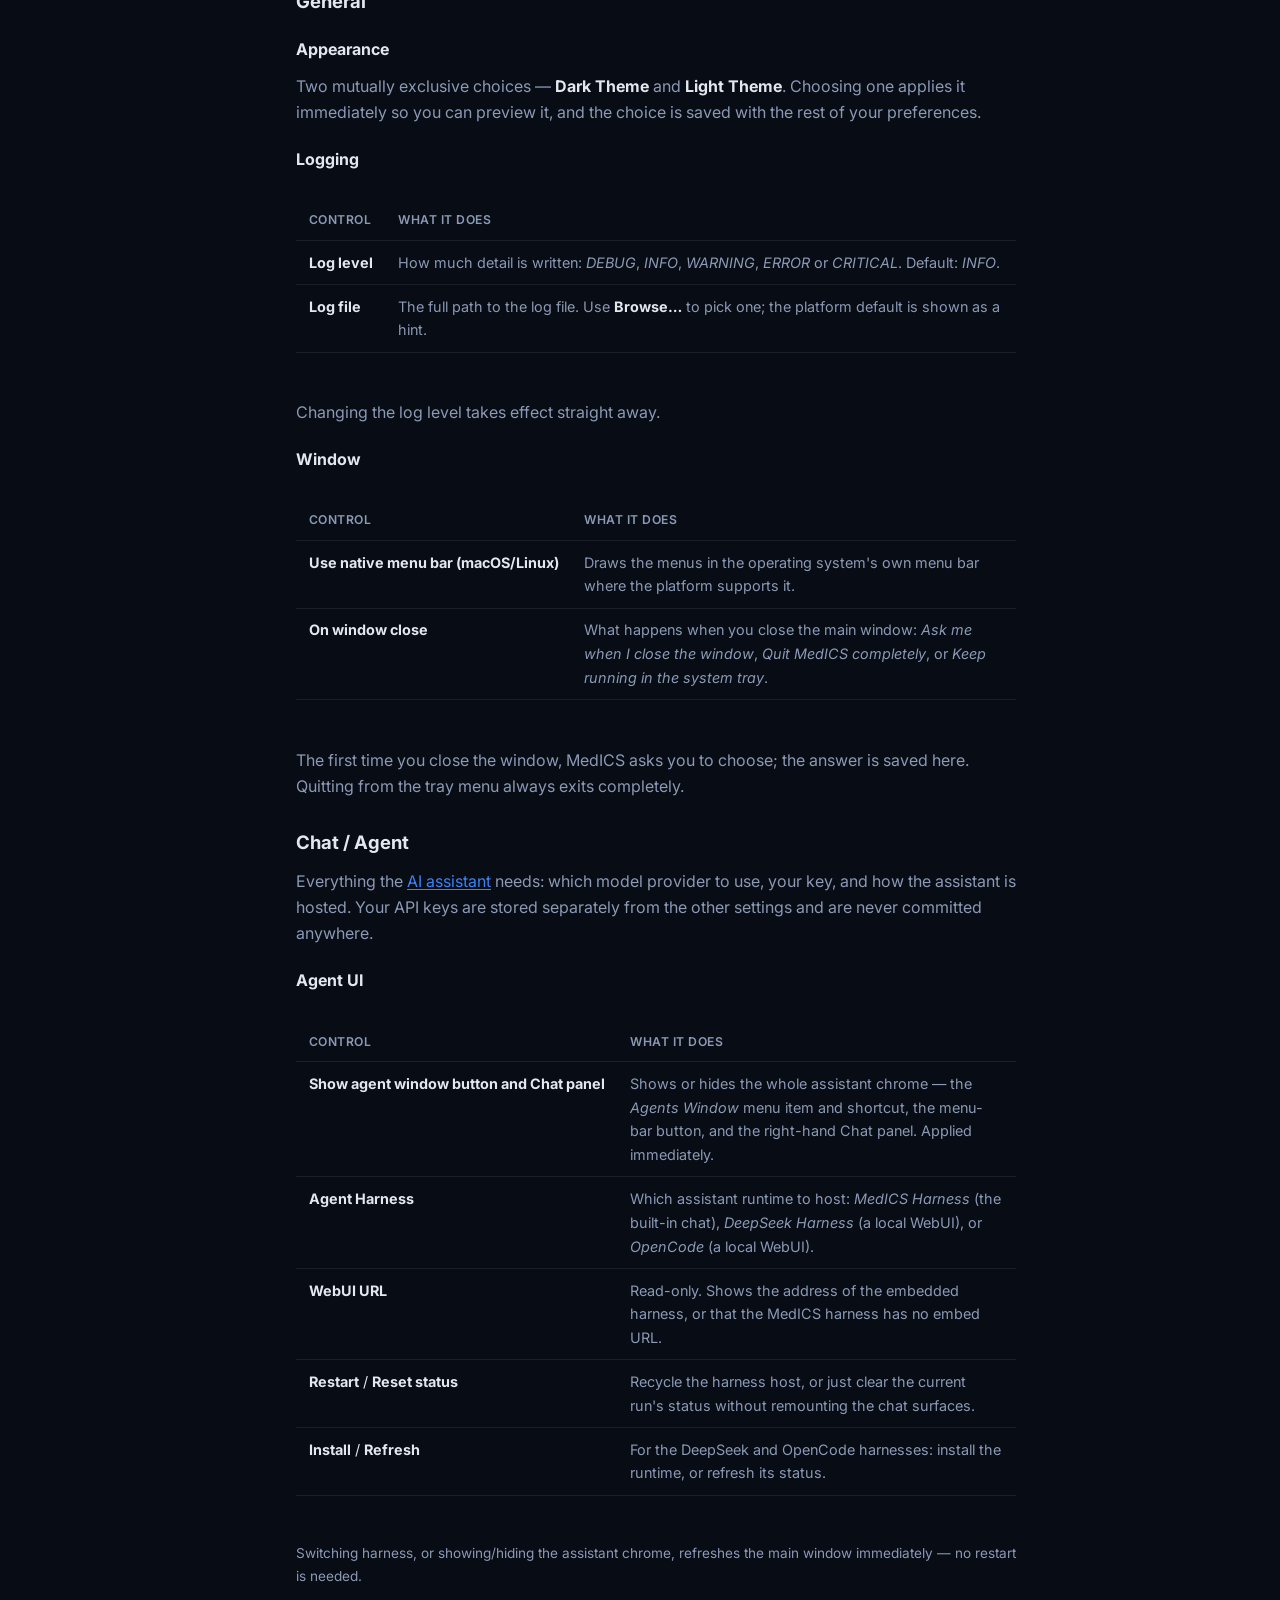
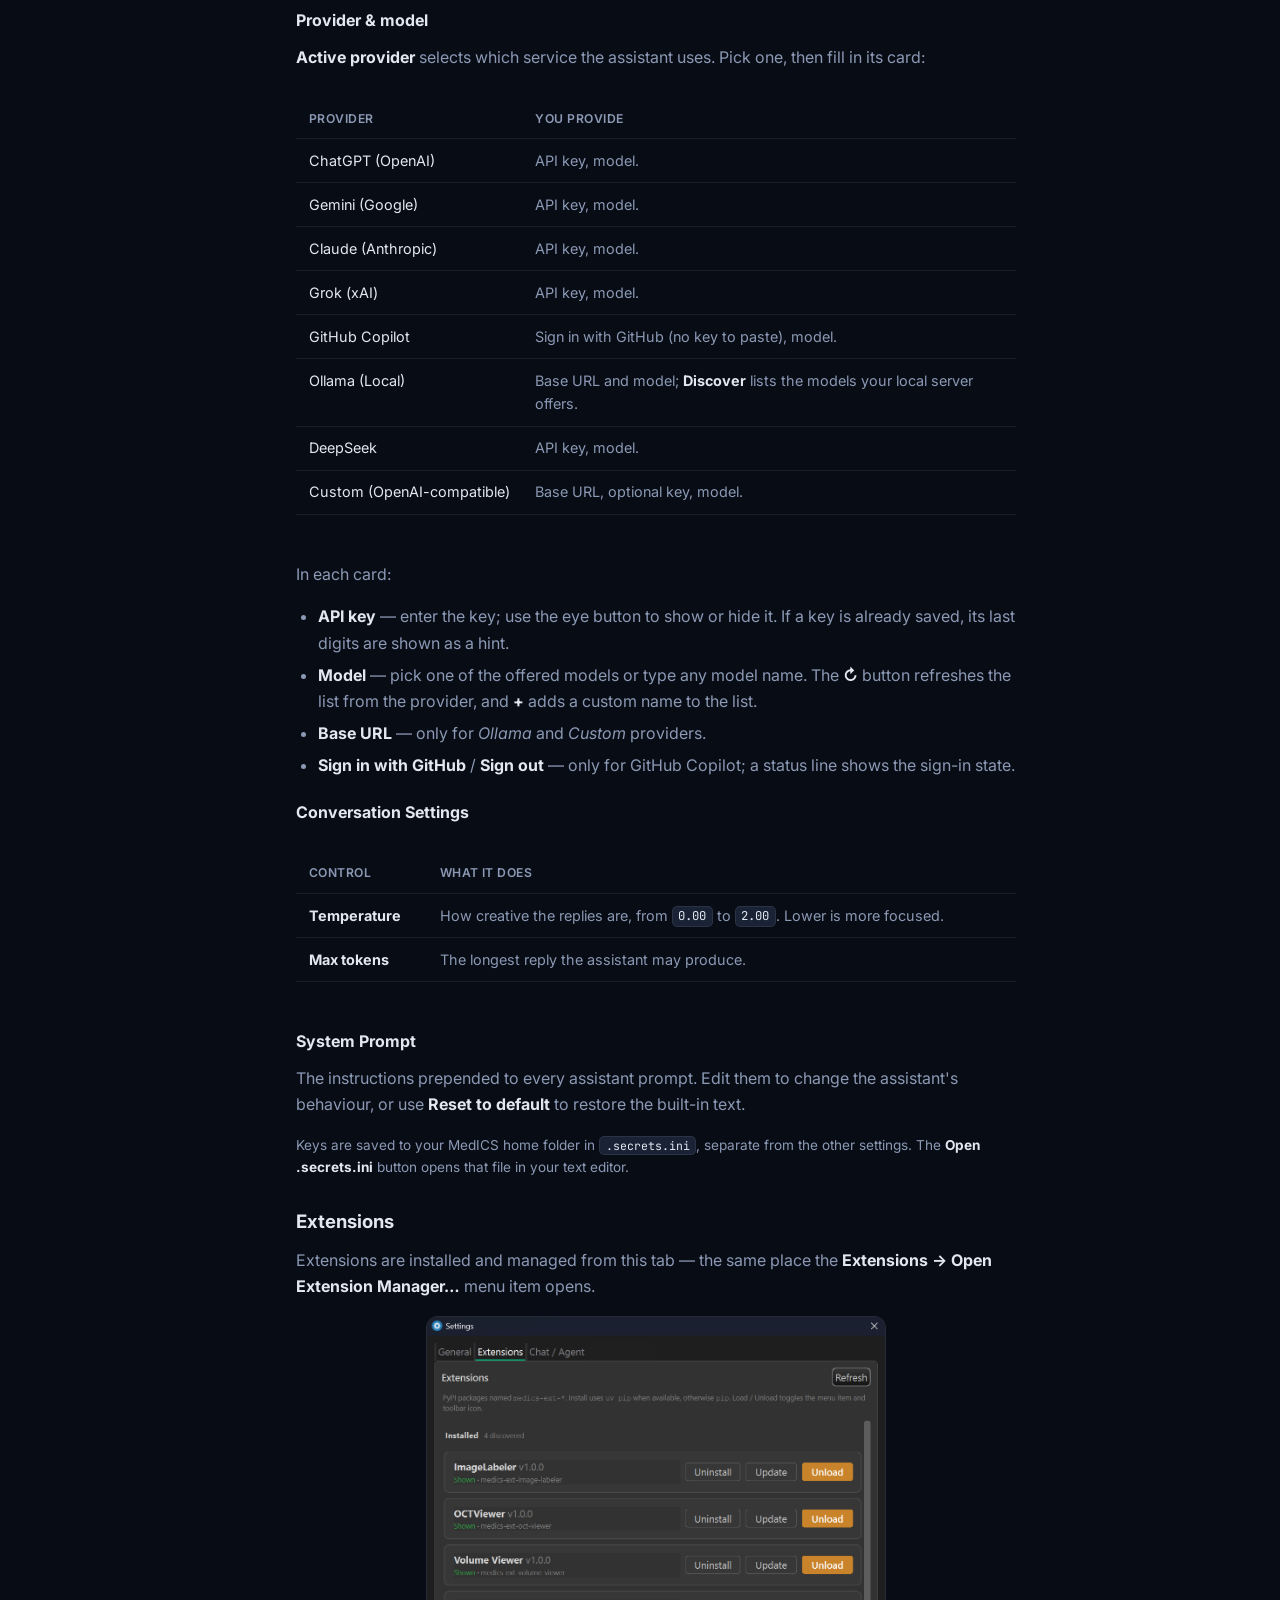
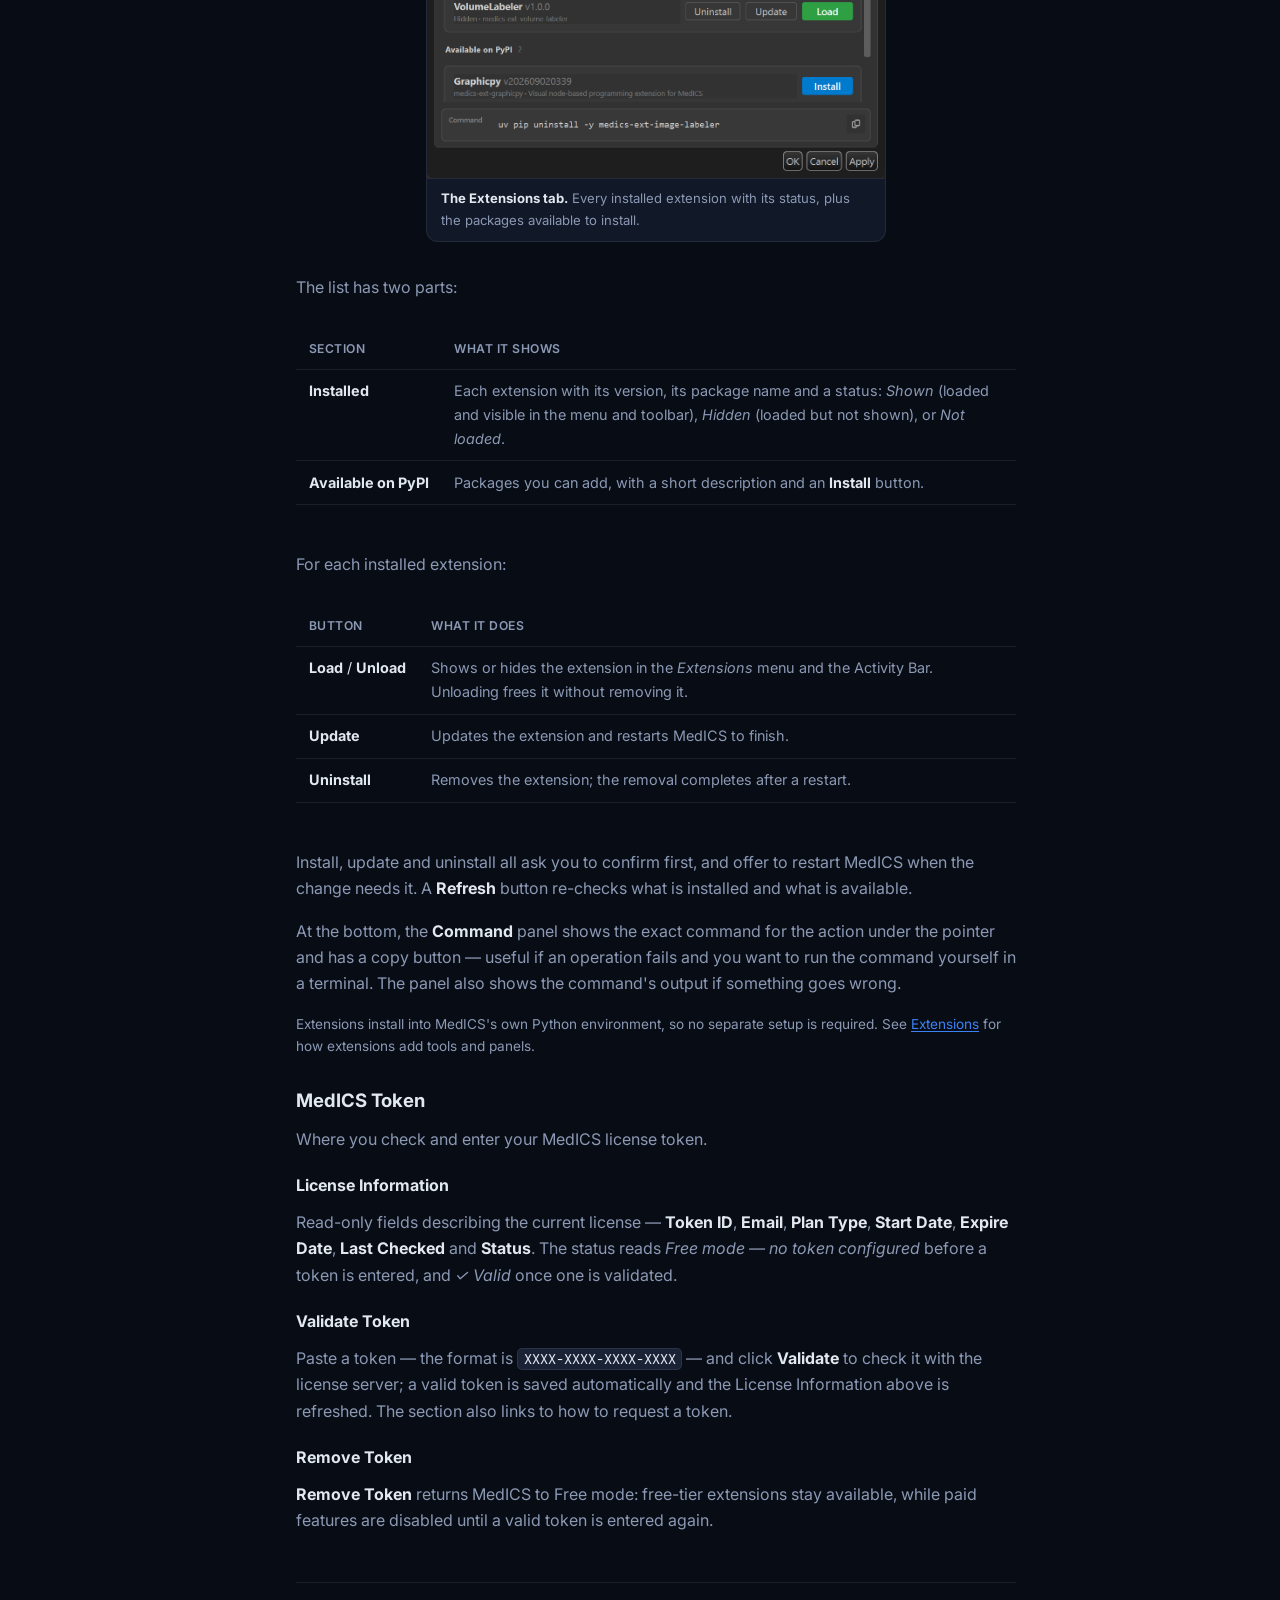
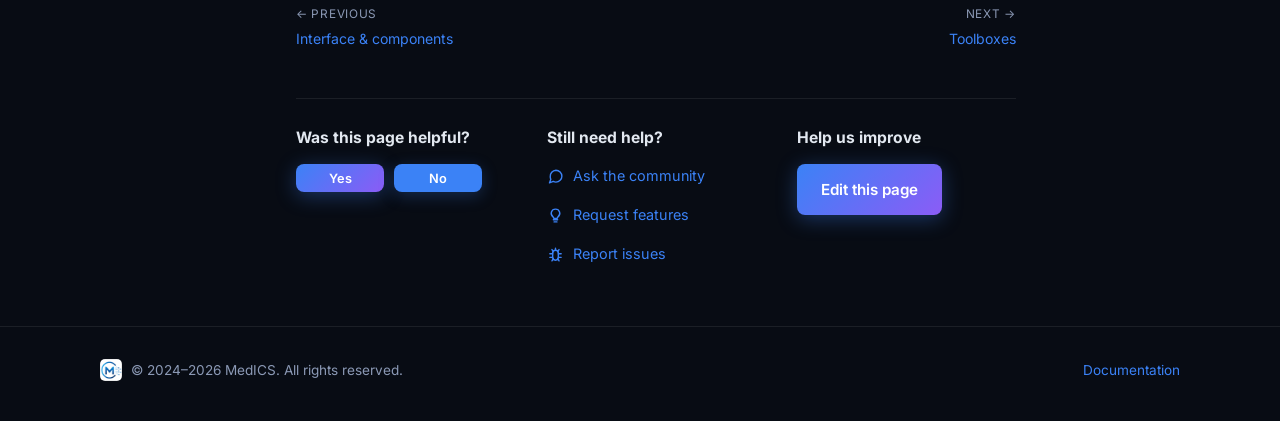
<file: docs/settings.html>
<!DOCTYPE html>
<html lang="en">
<head>
  <meta charset="UTF-8" />
  <meta name="viewport" content="width=device-width, initial-scale=1.0" />
  <title>Settings &amp; preferences — MedICS Documentation</title>
  <meta name="description" content="The Settings dialog: appearance, logging, window behaviour, extensions, the AI provider and the MedICS token." />
  <link rel="preconnect" href="https://fonts.googleapis.com" />
  <link href="https://fonts.googleapis.com/css2?family=Inter:wght@400;500;600;700&family=JetBrains+Mono:wght@400;500&display=swap" rel="stylesheet" />
  <link rel="stylesheet" href="../css/style.css" />
  <link rel="stylesheet" href="../css/docs.css" />
  <link rel="icon" href="../icon/icon.ico" sizes="any" />
  <link rel="icon" type="image/png" href="../icon/icon.png" />
  <link rel="apple-touch-icon" href="../icon/icon.png" />
  <meta property="og:image" content="https://medical-image-computing-suite.github.io/icon/logo.png" />
  <script>
    // Apply the saved theme before first paint, so a light-theme visitor never
    // sees a flash of the dark theme while js/site.js is still loading.
    (function () {
      try {
        var t = localStorage.getItem("medics-theme");
        if (t === "light" || t === "dark") document.documentElement.setAttribute("data-theme", t);
      } catch (e) { /* private mode: keep the dark default */ }
    })();
  </script>
  <script src="../js/site.js" defer></script>
</head>
<body class="docs-body">
  <header class="nav" id="site-nav">
    <noscript>
      <div class="container nav__inner">
        <a class="nav__logo" href="../index.html"><img src="../icon/icon.png" alt="" width="32" height="32" /><em>MedICS</em>Medical Image Computing Suite</a>
        <ul class="nav__fallback">
          <li><a href="../index.html">Introduction</a></li>
          <li><a href="../get-started.html">Get started</a></li>
          <li><a href="../extensions.html">Extensions</a></li>
          <li><a href="../document.html">Documents</a></li>
          <li><a class="btn btn--ghost btn--sm" href="https://github.com/Medical-Image-Computing-Suite/MedICS-Community/wiki" target="_blank" rel="noopener">MedICS Wiki</a></li>
          <li><a class="btn btn--ghost btn--sm" href="https://github.com/medical-image-computing-suite" target="_blank" rel="noopener">GitHub</a></li>
        </ul>
      </div>
    </noscript>
  </header>
  <div class="docs-shell container">
    <aside class="docs-side">
      <div class="docs-side__title">Documentation</div>
      <nav><div class="docs-side__group">Getting started</div><ul><li><a href="../document.html">Overview</a></li></ul><div class="docs-side__group">Basics</div><ul><li><a href="interface.html">Interface &amp; components</a></li><li><a class="is-current" href="settings.html">Settings &amp; preferences</a></li></ul><div class="docs-side__group">Features</div><ul><li><a href="toolboxes.html">Toolboxes</a></li><li><a href="ai-assistant.html">AI assistant</a></li></ul><div class="docs-side__group">Official Extensions</div><ul><li><a href="retinal-layer-segmentation.html">Retinal Layer Segmentation</a></li><li><a href="volume-labeler.html">Volume Labeler</a></li></ul></nav>
    </aside>
    <main class="docs-main">
      <header class="docs-hero">
        <div class="tag">Documents · Basics</div>
        <h1>Settings &amp; preferences</h1>
        <p>Appearance, logging, window behaviour, extensions, the AI provider and the MedICS token.</p>
      </header>
      <article class="docs-content">
<h2 id="settings-preferences">Settings &amp; preferences</h2>
<p>Open preferences from the <strong>Settings</strong> gear at the bottom of the Activity Bar. On macOS it is
also in the application menu as <strong>Preferences…</strong>, and the <strong>Extensions</strong> menu has <strong>Open
Extension Manager…</strong>, which opens this dialog on its <em>Extensions</em> tab. The chat settings open the
same dialog on its <em>Chat / Agent</em> tab.</p>
<div class="doc-screens doc-screens--medium">
  <figure class="doc-figure">
    <a href="../assets/img/components/general_settings.png" target="_blank" rel="noopener">
      <img loading="lazy" src="../assets/img/components/general_settings.png" alt="Preferences — the general settings" width="1050" height="1012" />
    </a>
    <figcaption><strong>Preferences.</strong> Appearance, window behaviour, logging, chat and the MedICS
    token, grouped in a single dialog.</figcaption>
  </figure>
</div>
<p>The dialog is split into four tabs:</p>
<div class="table-wrap"><table>
<thead><tr><th>Tab</th><th>What you set there</th></tr></thead>
<tbody>
<tr><td><strong>General</strong></td><td>Theme, logging and window behaviour.</td></tr>
<tr><td><strong>Extensions</strong></td><td>Install, update, enable and remove extensions.</td></tr>
<tr><td><strong>Chat / Agent</strong></td><td>The AI provider, model, keys and the agent harness.</td></tr>
<tr><td><strong>MedICS Token</strong></td><td>Your license token and its status.</td></tr>
</tbody></table></div>
<p>Three buttons sit along the bottom of every tab:</p>
<div class="table-wrap"><table>
<thead><tr><th>Button</th><th>What it does</th></tr></thead>
<tbody>
<tr><td><strong>OK</strong></td><td>Applies the changes and closes the dialog.</td></tr>
<tr><td><strong>Apply</strong></td><td>Applies and saves without closing; a short message confirms it.</td></tr>
<tr><td><strong>Cancel</strong></td><td>Closes the dialog without applying anything.</td></tr>
</tbody></table></div>

<h3 id="general-tab">General</h3>

<h4 id="appearance">Appearance</h4>
<p>Two mutually exclusive choices — <strong>Dark Theme</strong> and <strong>Light Theme</strong>. Choosing one applies it
immediately so you can preview it, and the choice is saved with the rest of your preferences.</p>

<h4 id="logging-settings">Logging</h4>
<div class="table-wrap"><table>
<thead><tr><th>Control</th><th>What it does</th></tr></thead>
<tbody>
<tr><td><strong>Log level</strong></td><td>How much detail is written: <em>DEBUG</em>, <em>INFO</em>, <em>WARNING</em>, <em>ERROR</em> or <em>CRITICAL</em>. Default: <em>INFO</em>.</td></tr>
<tr><td><strong>Log file</strong></td><td>The full path to the log file. Use <strong>Browse…</strong> to pick one; the platform default is shown as a hint.</td></tr>
</tbody></table></div>
<p>Changing the log level takes effect straight away.</p>

<h4 id="window-settings">Window</h4>
<div class="table-wrap"><table>
<thead><tr><th>Control</th><th>What it does</th></tr></thead>
<tbody>
<tr><td><strong>Use native menu bar (macOS/Linux)</strong></td><td>Draws the menus in the operating system's own menu bar where the platform supports it.</td></tr>
<tr><td><strong>On window close</strong></td><td>What happens when you close the main window: <em>Ask me when I close the window</em>, <em>Quit MedICS completely</em>, or <em>Keep running in the system tray</em>.</td></tr>
</tbody></table></div>
<p>The first time you close the window, MedICS asks you to choose; the answer is saved here. Quitting
from the tray menu always exits completely.</p>

<h3 id="chat-agent-tab">Chat / Agent</h3>
<p>Everything the <a href="ai-assistant.html">AI assistant</a> needs: which model provider to use, your key, and
how the assistant is hosted. Your API keys are stored separately from the other settings and are
never committed anywhere.</p>

<h4 id="agent-ui">Agent UI</h4>
<div class="table-wrap"><table>
<thead><tr><th>Control</th><th>What it does</th></tr></thead>
<tbody>
<tr><td><strong>Show agent window button and Chat panel</strong></td><td>Shows or hides the whole assistant chrome — the <em>Agents Window</em> menu item and shortcut, the menu-bar button, and the right-hand Chat panel. Applied immediately.</td></tr>
<tr><td><strong>Agent Harness</strong></td><td>Which assistant runtime to host: <em>MedICS Harness</em> (the built-in chat), <em>DeepSeek Harness</em> (a local WebUI), or <em>OpenCode</em> (a local WebUI).</td></tr>
<tr><td><strong>WebUI URL</strong></td><td>Read-only. Shows the address of the embedded harness, or that the MedICS harness has no embed URL.</td></tr>
<tr><td><strong>Restart</strong> / <strong>Reset status</strong></td><td>Recycle the harness host, or just clear the current run's status without remounting the chat surfaces.</td></tr>
<tr><td><strong>Install</strong> / <strong>Refresh</strong></td><td>For the DeepSeek and OpenCode harnesses: install the runtime, or refresh its status.</td></tr>
</tbody></table></div>
<p class="anchor-note">Switching harness, or showing/hiding the assistant chrome, refreshes the main
window immediately — no restart is needed.</p>

<h4 id="provider-model">Provider &amp; model</h4>
<p><strong>Active provider</strong> selects which service the assistant uses. Pick one, then fill in its card:</p>
<div class="table-wrap"><table>
<thead><tr><th>Provider</th><th>You provide</th></tr></thead>
<tbody>
<tr><td>ChatGPT (OpenAI)</td><td>API key, model.</td></tr>
<tr><td>Gemini (Google)</td><td>API key, model.</td></tr>
<tr><td>Claude (Anthropic)</td><td>API key, model.</td></tr>
<tr><td>Grok (xAI)</td><td>API key, model.</td></tr>
<tr><td>GitHub Copilot</td><td>Sign in with GitHub (no key to paste), model.</td></tr>
<tr><td>Ollama (Local)</td><td>Base URL and model; <strong>Discover</strong> lists the models your local server offers.</td></tr>
<tr><td>DeepSeek</td><td>API key, model.</td></tr>
<tr><td>Custom (OpenAI-compatible)</td><td>Base URL, optional key, model.</td></tr>
</tbody></table></div>
<p>In each card:</p>
<ul class="plain">
<li><strong>API key</strong> — enter the key; use the eye button to show or hide it. If a key is already saved, its
last digits are shown as a hint.</li>
<li><strong>Model</strong> — pick one of the offered models or type any model name. The <strong>↻</strong> button
refreshes the list from the provider, and <strong>+</strong> adds a custom name to the list.</li>
<li><strong>Base URL</strong> — only for <em>Ollama</em> and <em>Custom</em> providers.</li>
<li><strong>Sign in with GitHub</strong> / <strong>Sign out</strong> — only for GitHub Copilot; a status line shows the
sign-in state.</li>
</ul>

<h4 id="conversation-settings">Conversation Settings</h4>
<div class="table-wrap"><table>
<thead><tr><th>Control</th><th>What it does</th></tr></thead>
<tbody>
<tr><td><strong>Temperature</strong></td><td>How creative the replies are, from <code>0.00</code> to <code>2.00</code>. Lower is more focused.</td></tr>
<tr><td><strong>Max tokens</strong></td><td>The longest reply the assistant may produce.</td></tr>
</tbody></table></div>

<h4 id="system-prompt">System Prompt</h4>
<p>The instructions prepended to every assistant prompt. Edit them to change the assistant's behaviour,
or use <strong>Reset to default</strong> to restore the built-in text.</p>
<p class="anchor-note">Keys are saved to your MedICS home folder in <code>.secrets.ini</code>, separate from the
other settings. The <strong>Open .secrets.ini</strong> button opens that file in your text editor.</p>

<h3 id="extension-manager">Extensions</h3>
<p>Extensions are installed and managed from this tab — the same place the <strong>Extensions → Open
Extension Manager…</strong> menu item opens.</p>
<div class="doc-screens doc-screens--medium">
  <figure class="doc-figure">
    <a href="../assets/img/components/Extension_manager.png" target="_blank" rel="noopener">
      <img loading="lazy" src="../assets/img/components/Extension_manager.png" alt="The Extensions manager" width="1050" height="1057" />
    </a>
    <figcaption><strong>The Extensions tab.</strong> Every installed extension with its status, plus the
    packages available to install.</figcaption>
  </figure>
</div>
<p>The list has two parts:</p>
<div class="table-wrap"><table>
<thead><tr><th>Section</th><th>What it shows</th></tr></thead>
<tbody>
<tr><td><strong>Installed</strong></td><td>Each extension with its version, its package name and a status: <em>Shown</em> (loaded and visible in the menu and toolbar), <em>Hidden</em> (loaded but not shown), or <em>Not loaded</em>.</td></tr>
<tr><td><strong>Available on PyPI</strong></td><td>Packages you can add, with a short description and an <strong>Install</strong> button.</td></tr>
</tbody></table></div>
<p>For each installed extension:</p>
<div class="table-wrap"><table>
<thead><tr><th>Button</th><th>What it does</th></tr></thead>
<tbody>
<tr><td><strong>Load</strong> / <strong>Unload</strong></td><td>Shows or hides the extension in the <em>Extensions</em> menu and the Activity Bar. Unloading frees it without removing it.</td></tr>
<tr><td><strong>Update</strong></td><td>Updates the extension and restarts MedICS to finish.</td></tr>
<tr><td><strong>Uninstall</strong></td><td>Removes the extension; the removal completes after a restart.</td></tr>
</tbody></table></div>
<p>Install, update and uninstall all ask you to confirm first, and offer to restart MedICS when the
change needs it. A <strong>Refresh</strong> button re-checks what is installed and what is available.</p>
<p>At the bottom, the <strong>Command</strong> panel shows the exact command for the action under the pointer and
has a copy button — useful if an operation fails and you want to run the command yourself in a
terminal. The panel also shows the command's output if something goes wrong.</p>
<p class="anchor-note">Extensions install into MedICS's own Python environment, so no separate setup is
required. See <a href="../extensions.html">Extensions</a> for how extensions add tools and panels.</p>

<h3 id="medics-token-tab">MedICS Token</h3>
<p>Where you check and enter your MedICS license token.</p>
<h4 id="license-information">License Information</h4>
<p>Read-only fields describing the current license — <strong>Token ID</strong>, <strong>Email</strong>, <strong>Plan Type</strong>,
<strong>Start Date</strong>, <strong>Expire Date</strong>, <strong>Last Checked</strong> and <strong>Status</strong>. The status reads
<em>Free mode — no token configured</em> before a token is entered, and <em>✓ Valid</em> once one is validated.</p>
<h4 id="validate-token">Validate Token</h4>
<p>Paste a token — the format is <code>XXXX-XXXX-XXXX-XXXX</code> — and click <strong>Validate</strong> to check it with
the license server; a valid token is saved automatically and the License Information above is
refreshed. The section also links to how to request a token.</p>
<h4 id="remove-token">Remove Token</h4>
<p><strong>Remove Token</strong> returns MedICS to Free mode: free-tier extensions stay available, while paid
features are disabled until a valid token is entered again.</p>
      </article>
      <nav class="docs-pager"><a class="prev" href="interface.html"><span>&#8592; Previous</span>Interface &amp; components</a><a class="next" href="toolboxes.html"><span>Next &#8594;</span>Toolboxes</a></nav>
    </main>
    <aside class="docs-toc">
      <div class="docs-toc__title">On this page</div>
      <nav><ul><li><a class="lvl-2" href="#settings-preferences">Settings &amp; preferences</a></li><li><a class="lvl-3" href="#general-tab">General</a></li><li><a class="lvl-3" href="#chat-agent-tab">Chat / Agent</a></li><li><a class="lvl-3" href="#extension-manager">Extensions</a></li><li><a class="lvl-3" href="#medics-token-tab">MedICS Token</a></li></ul></nav>
    </aside>
  </div>
  <footer class="footer">
    <div class="container footer__inner">
      <span class="footer__brand"><img src="../icon/icon.png" alt="" width="22" height="22" />© 2024–2026 MedICS. All rights reserved.</span>
      <a href="../document.html">Documentation</a>
    </div>
  </footer>
</body>
</html>
</file>
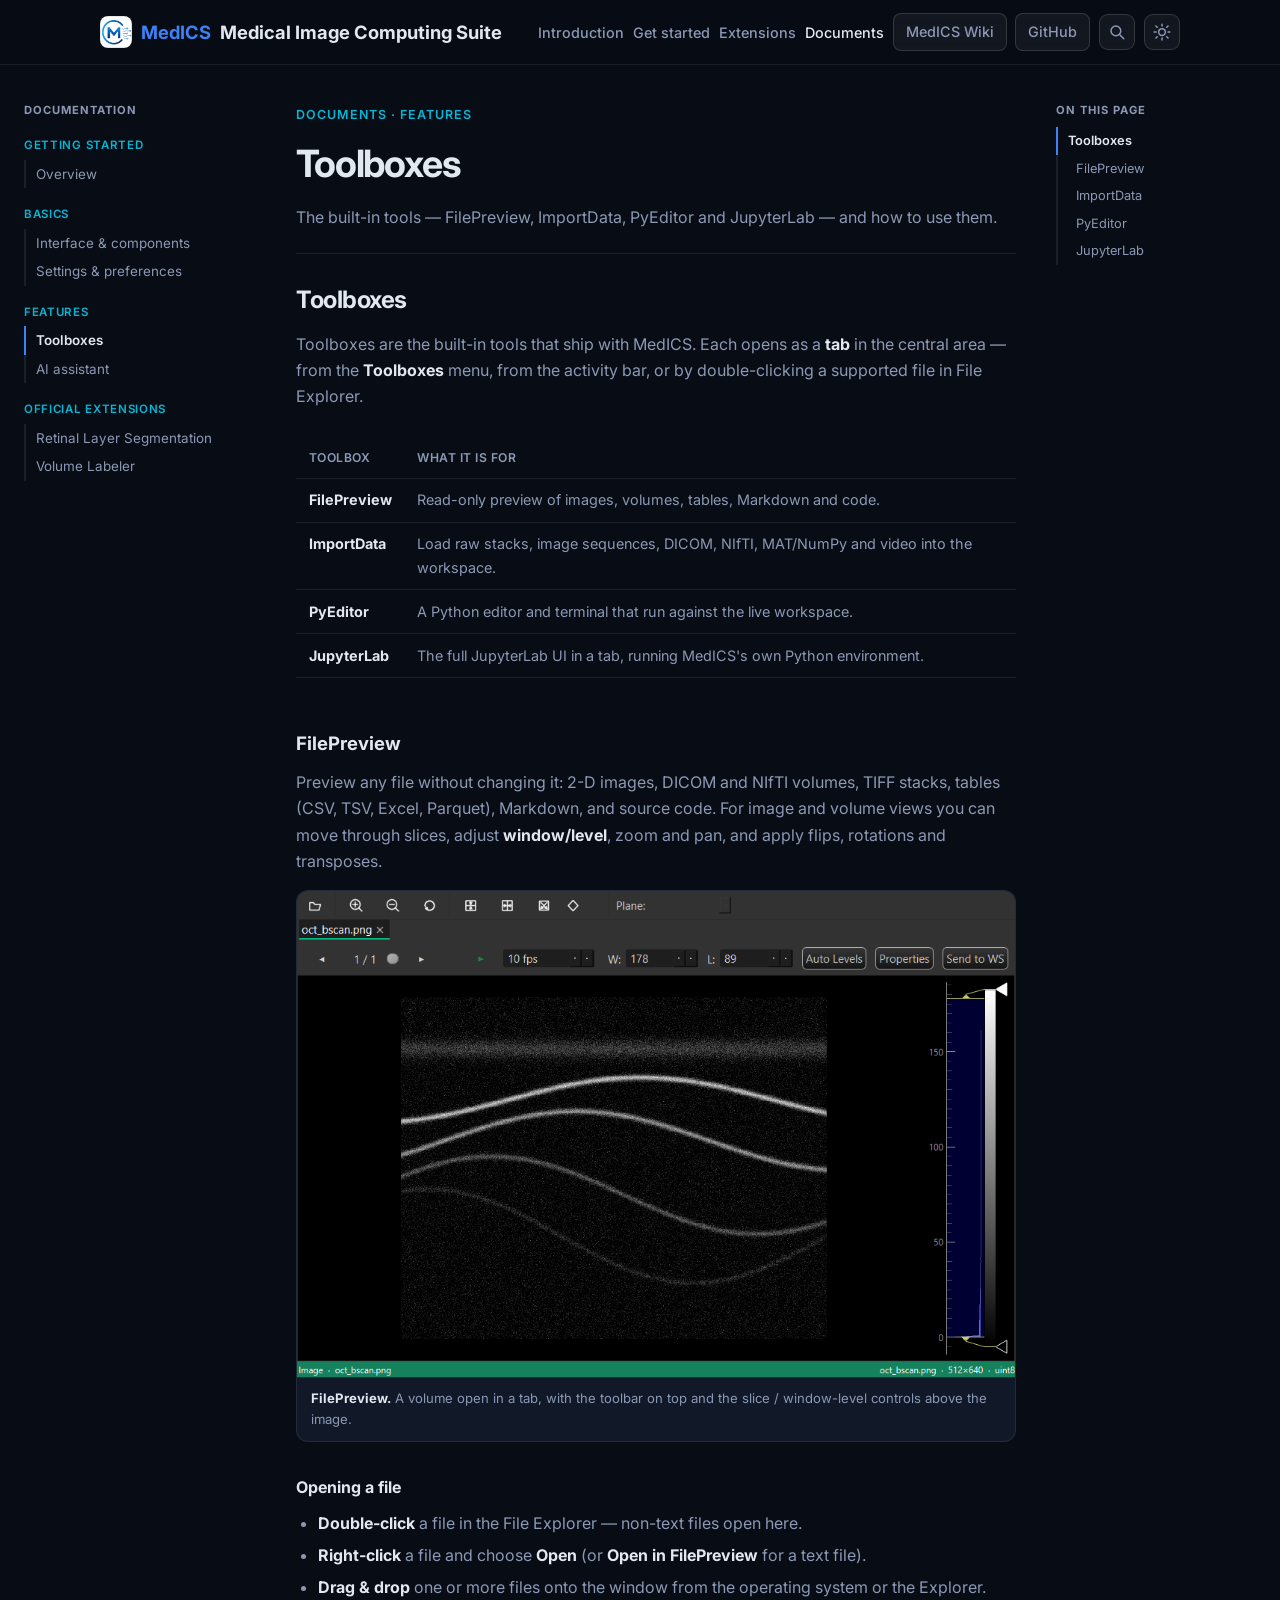
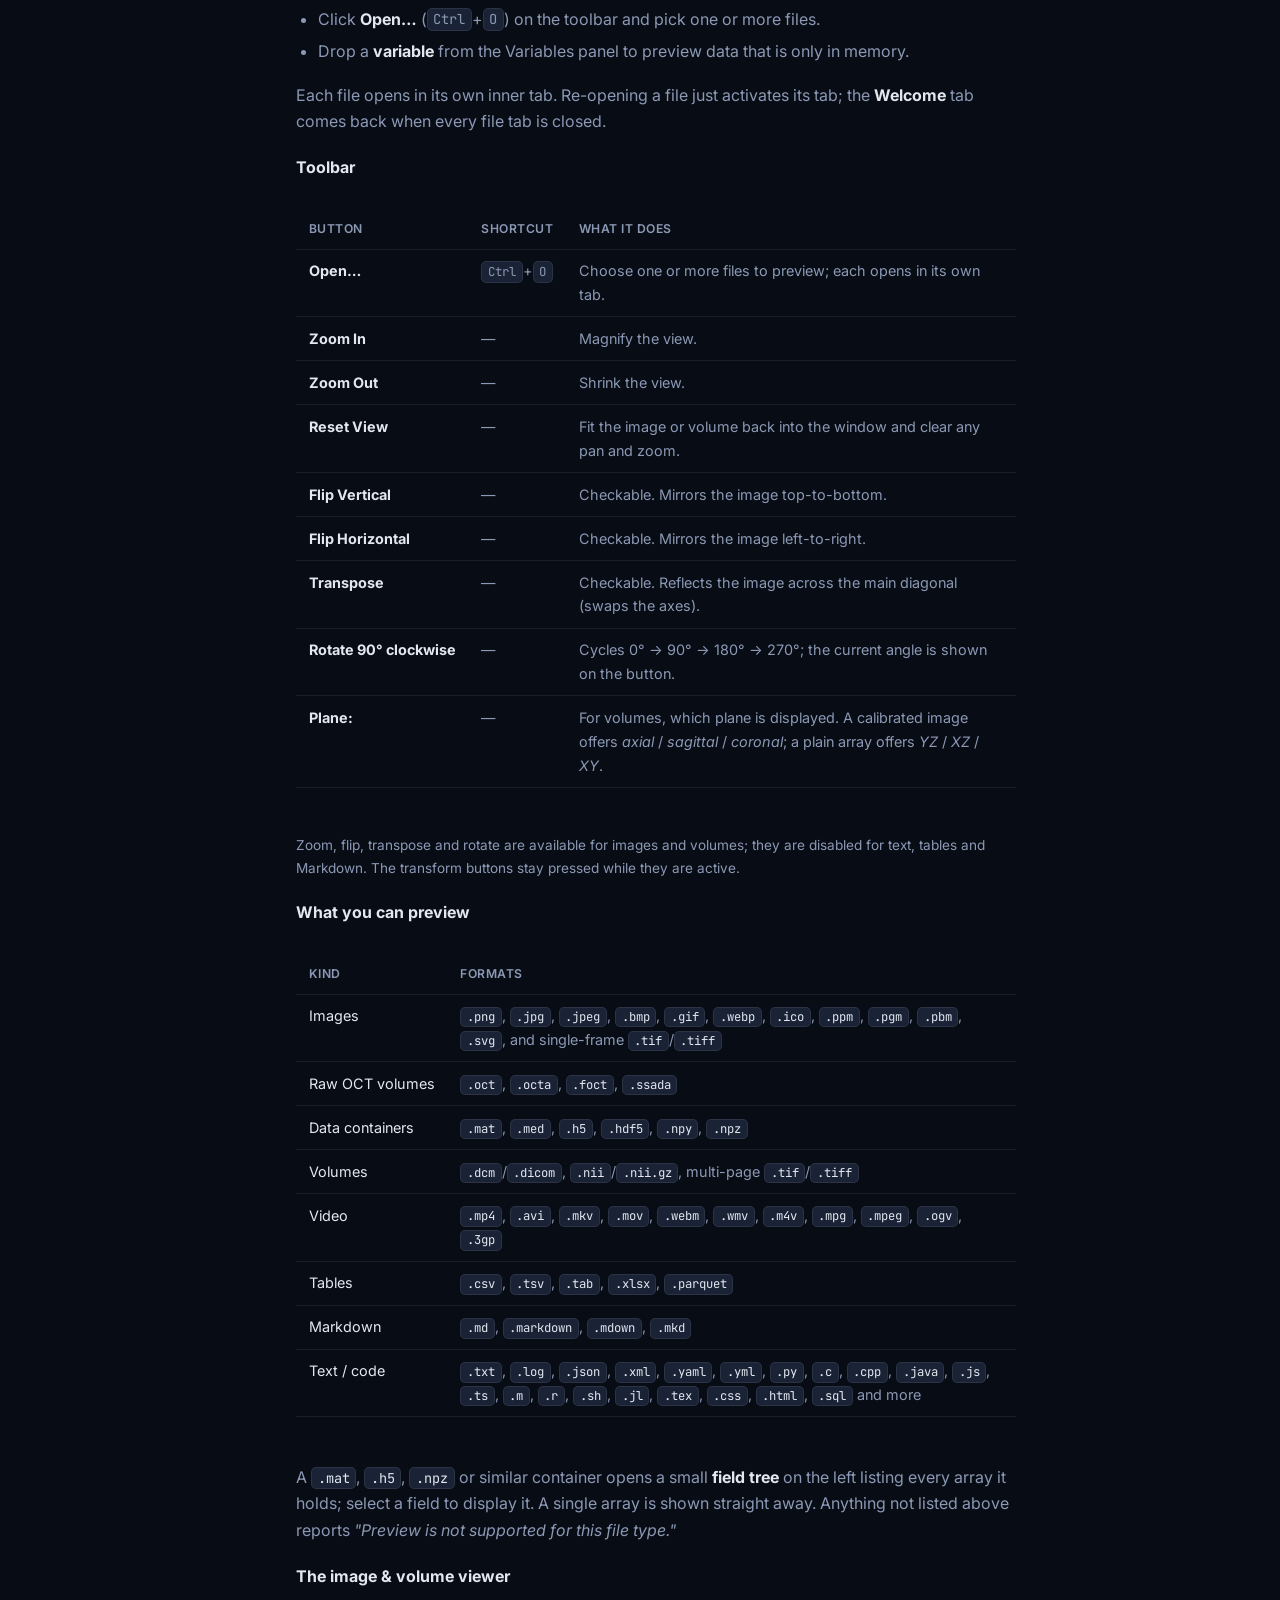
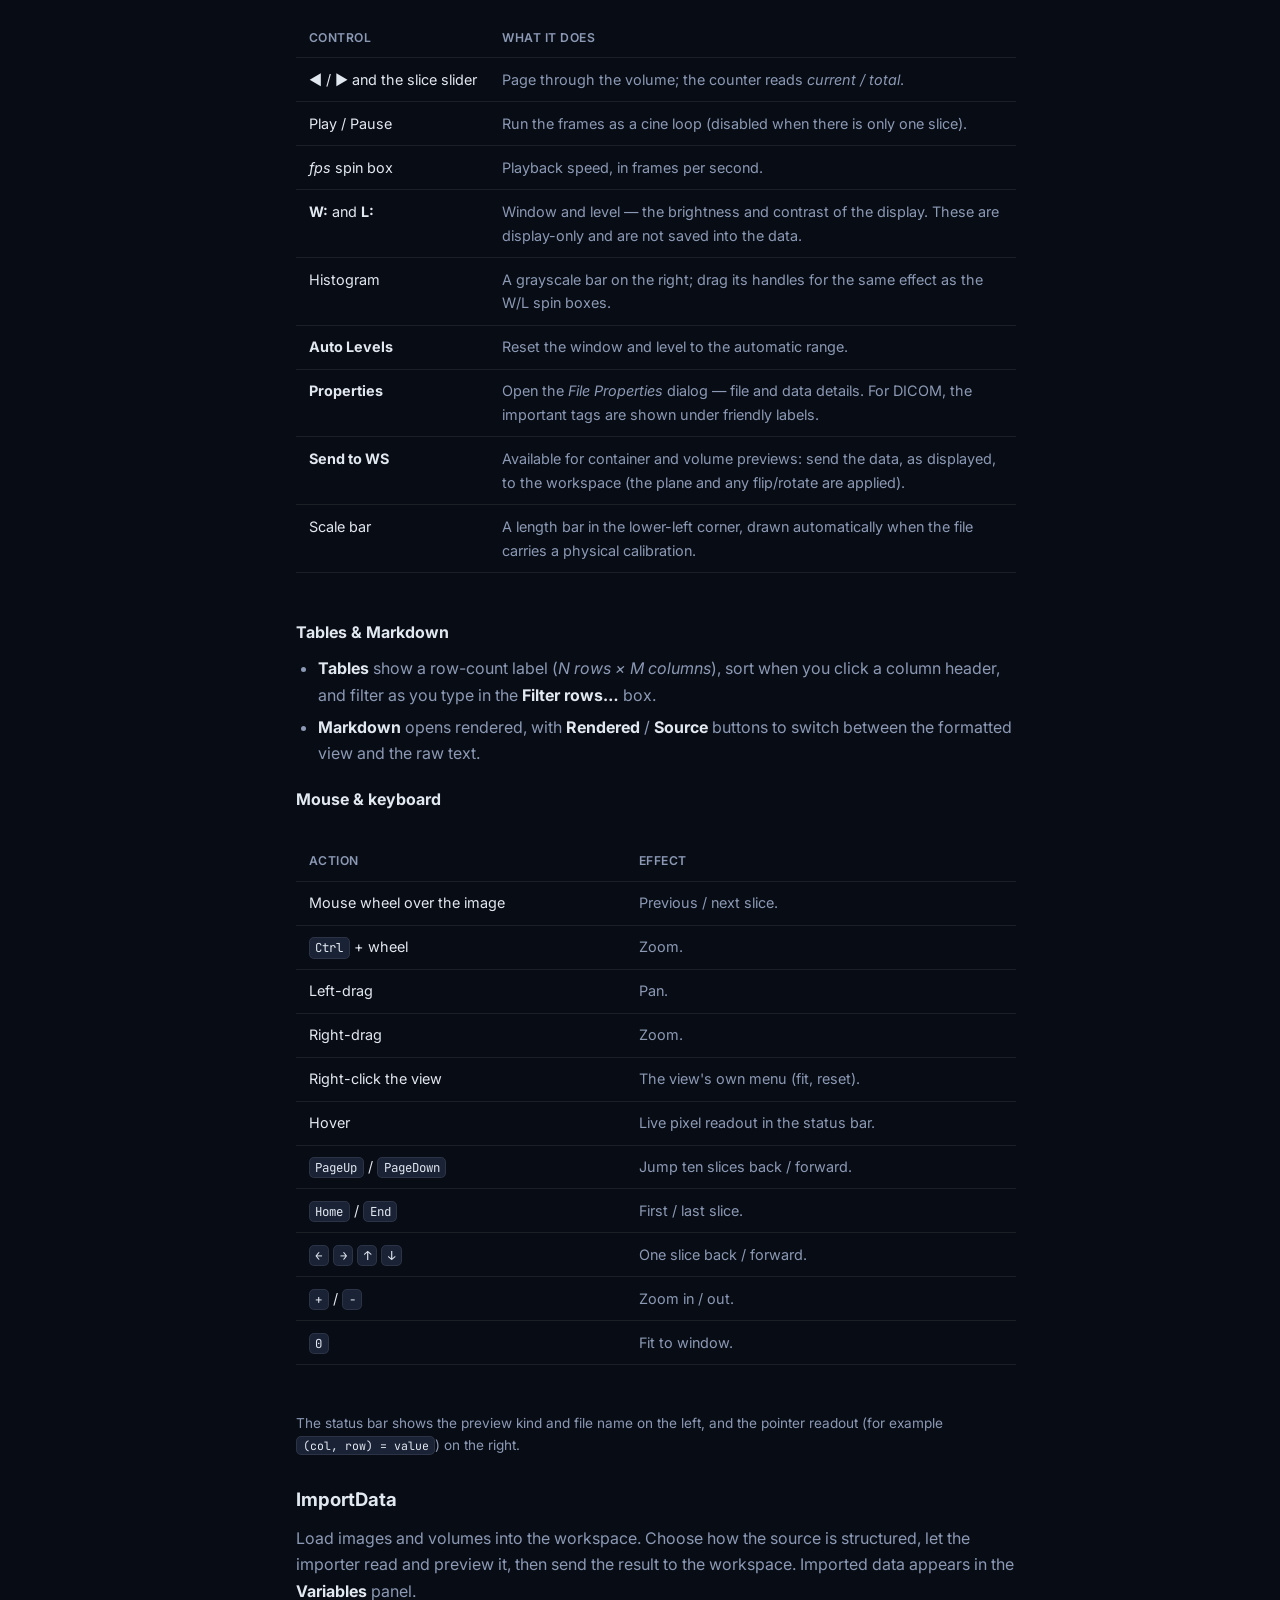
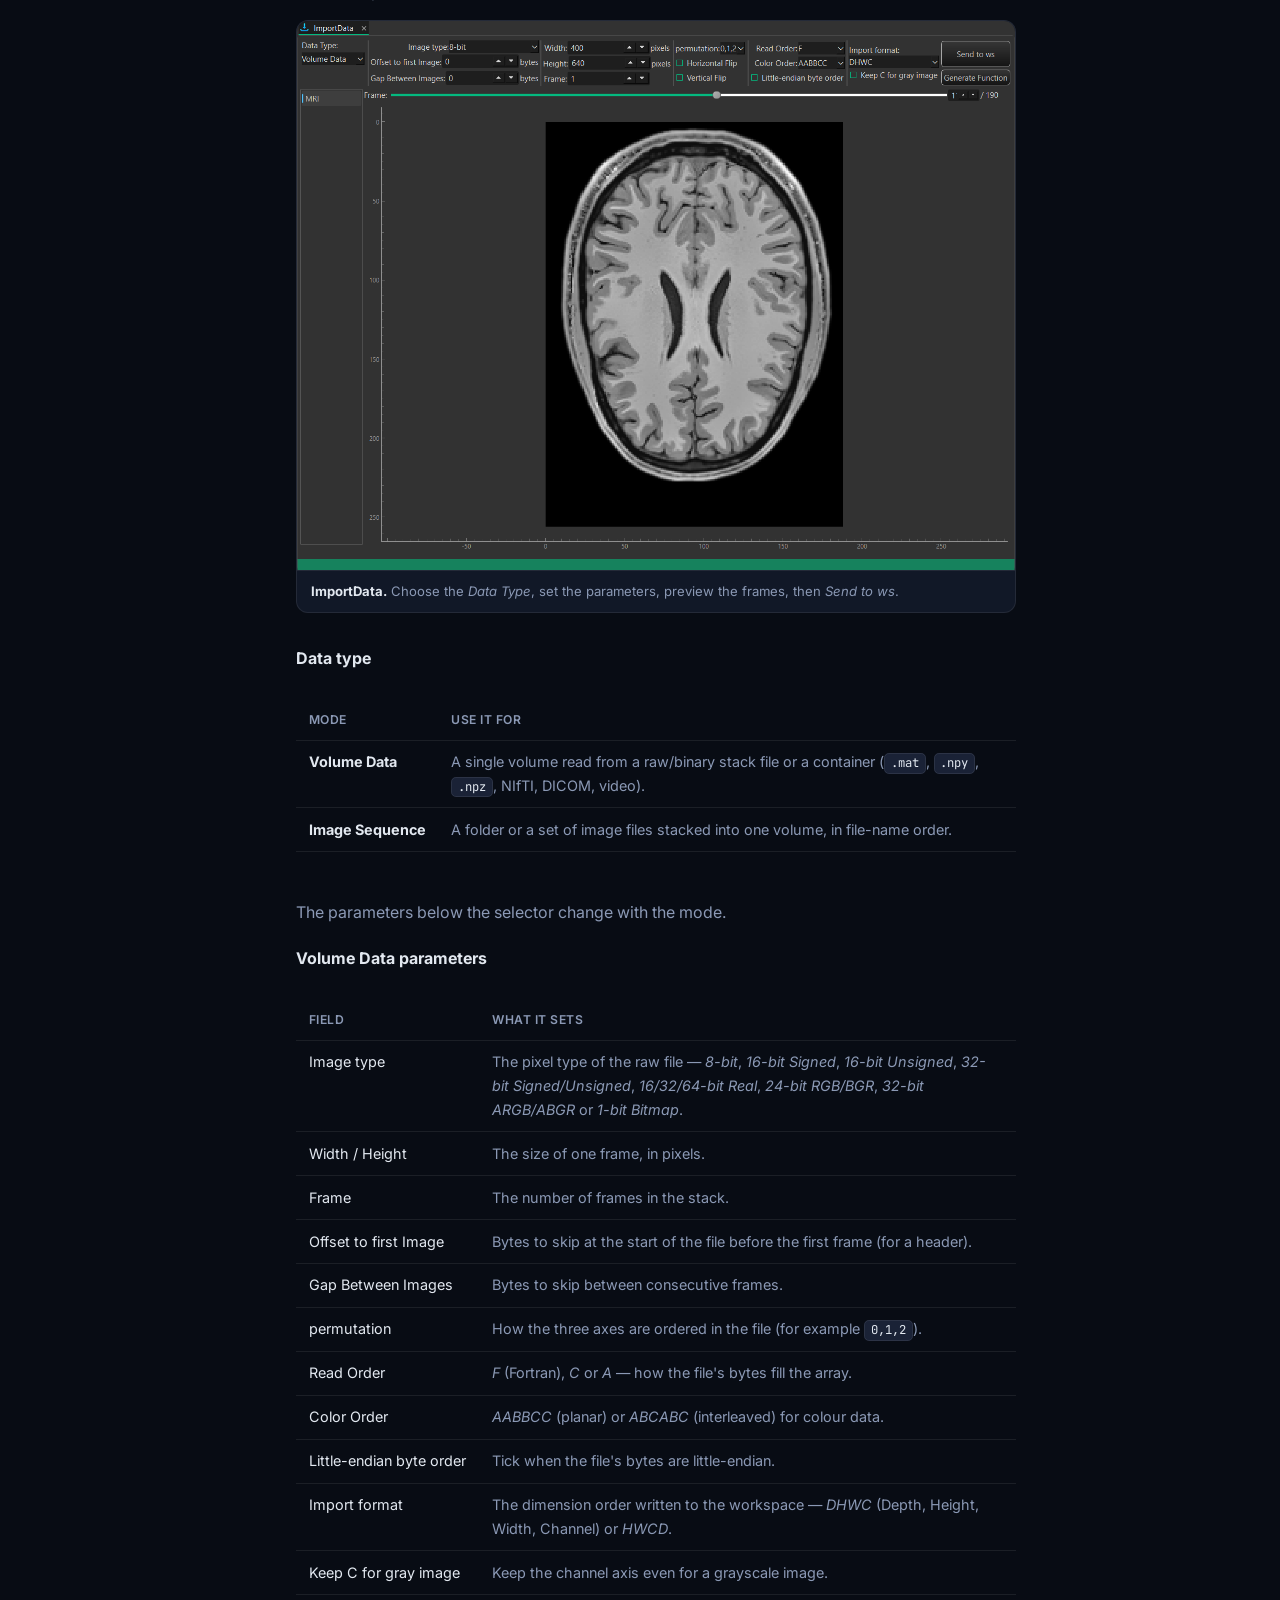
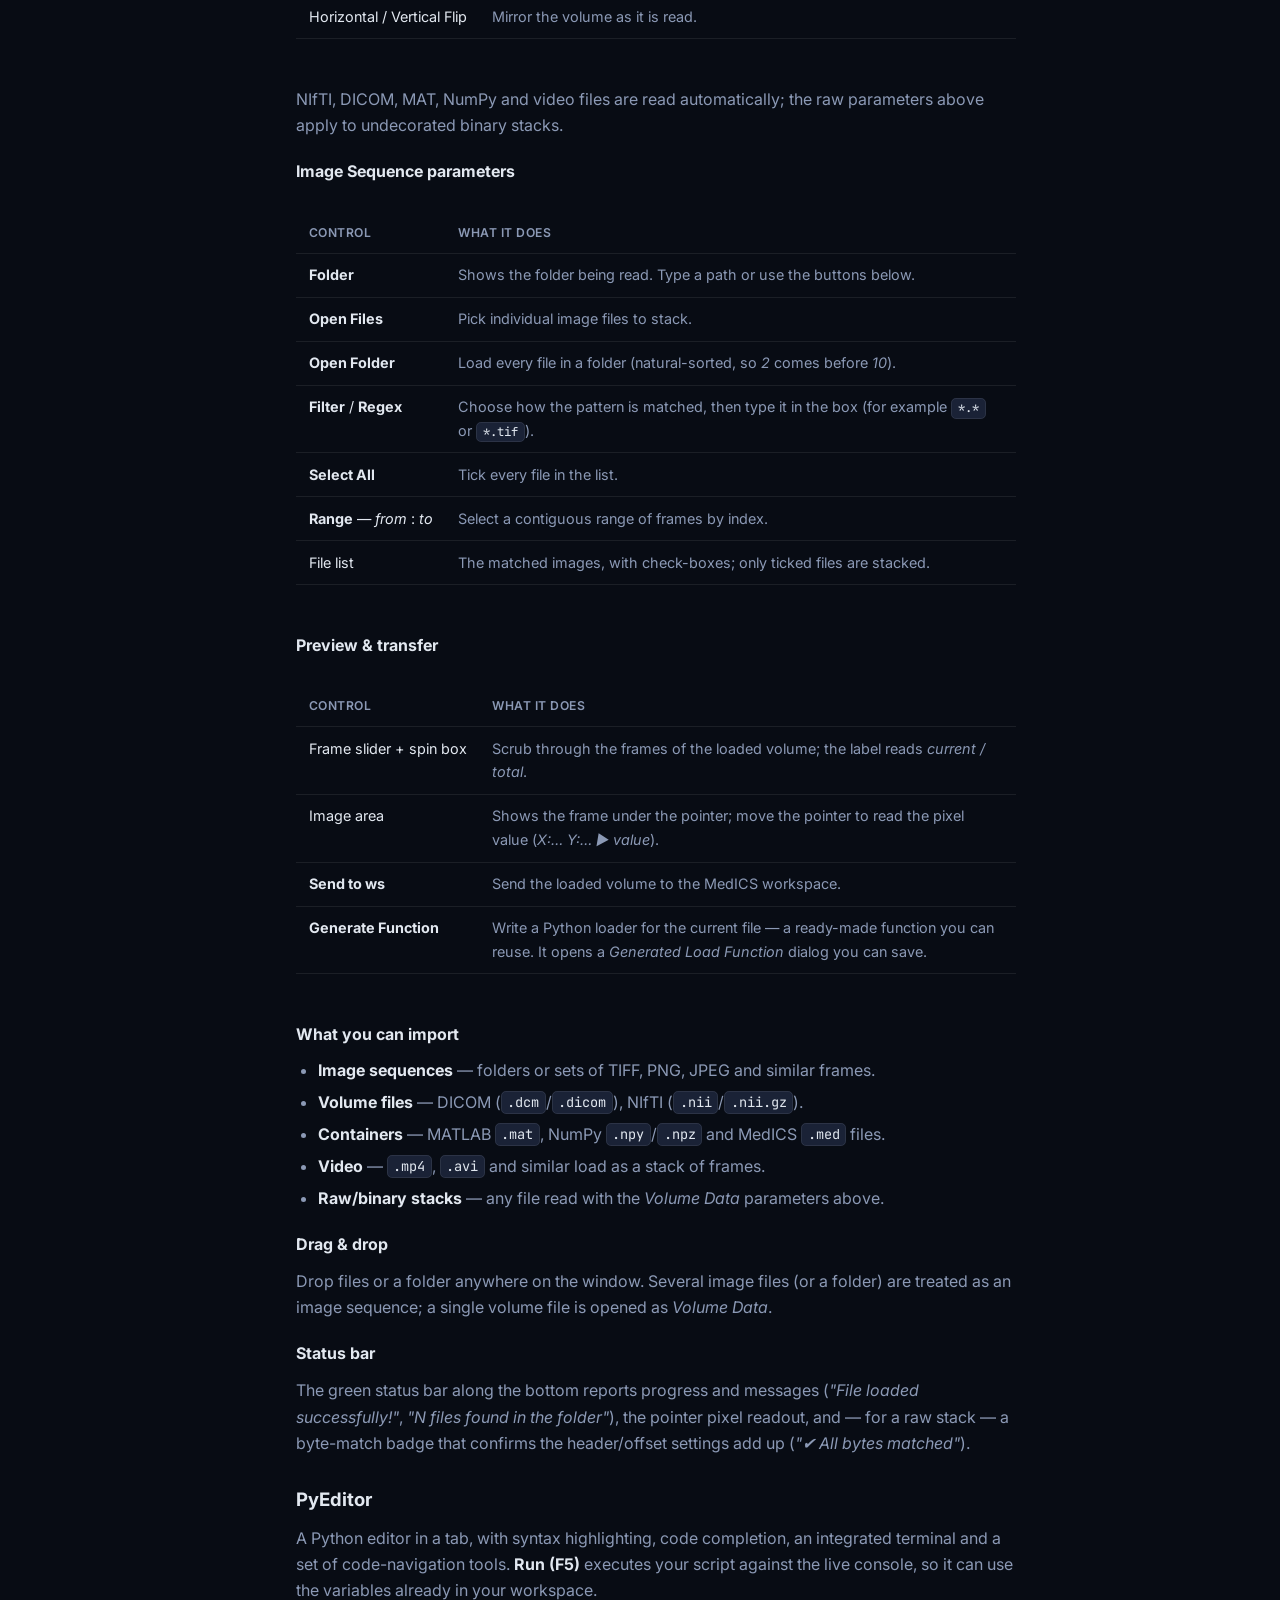
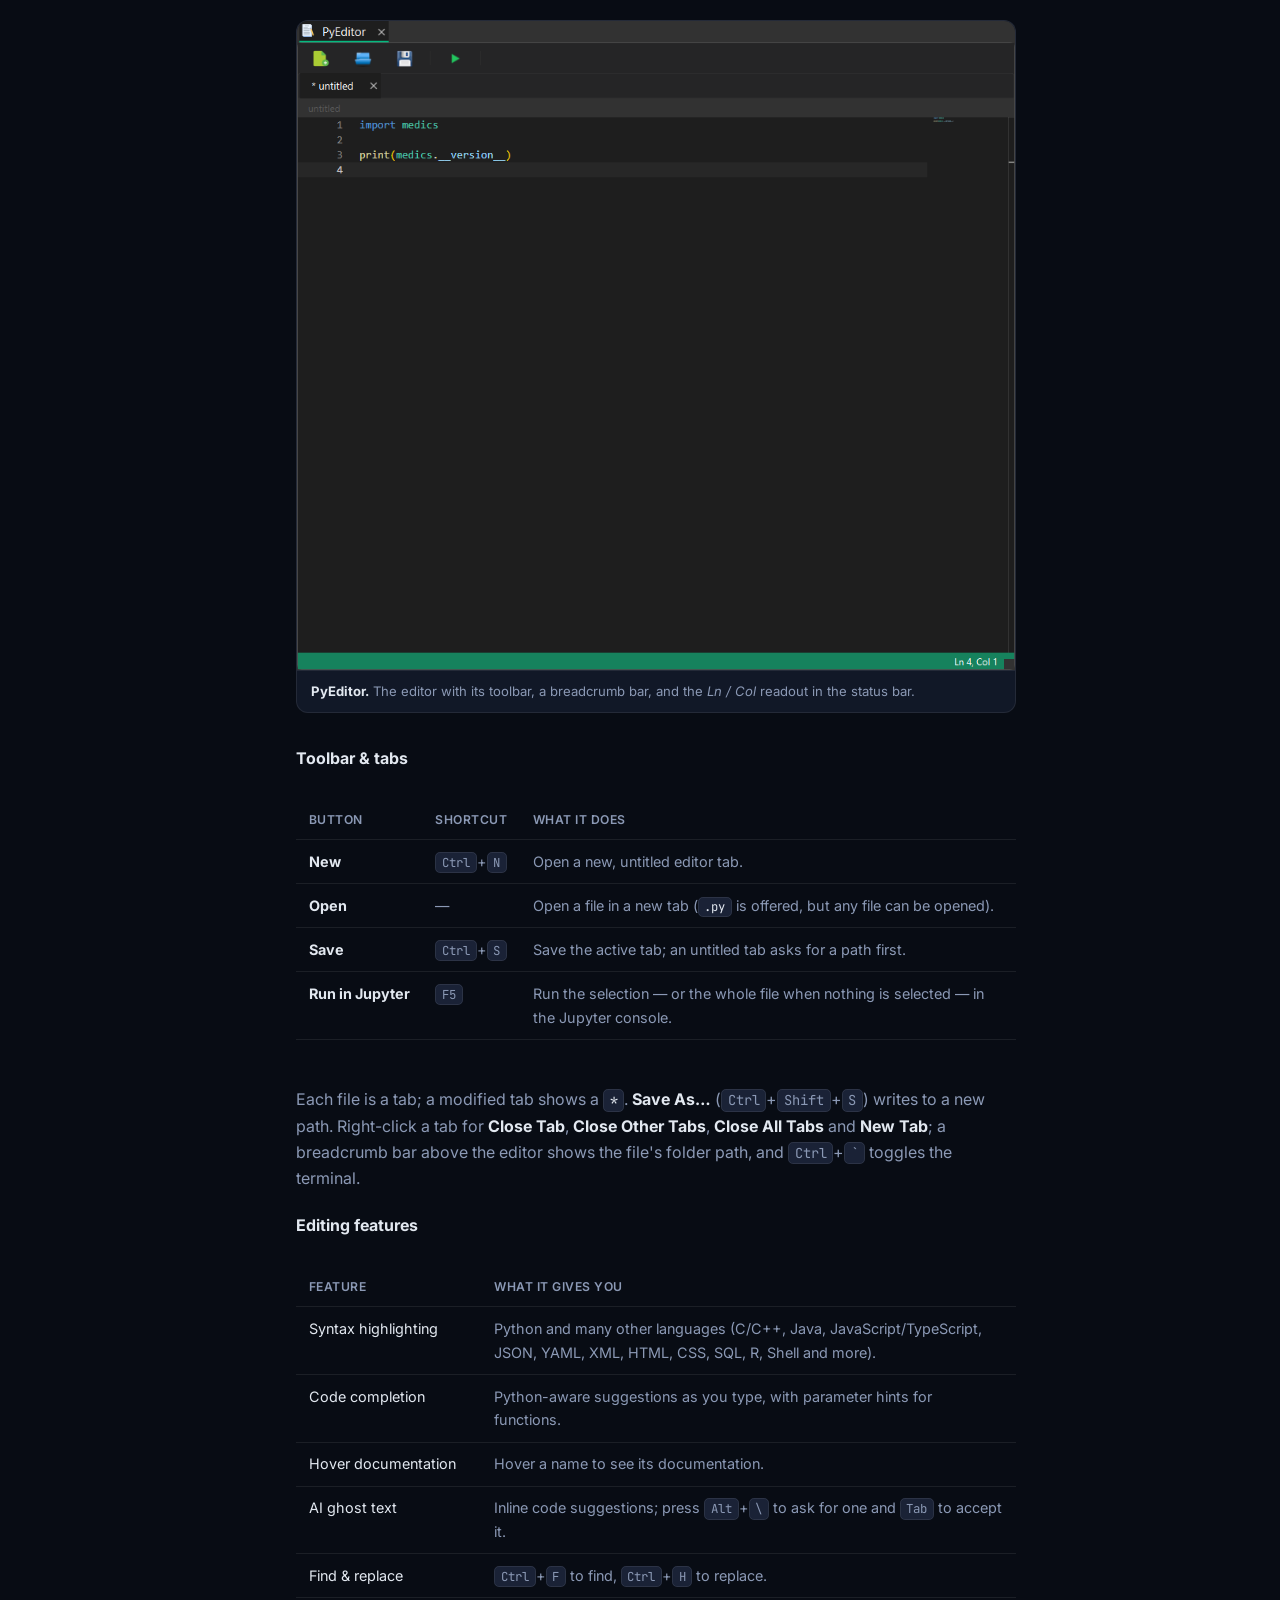
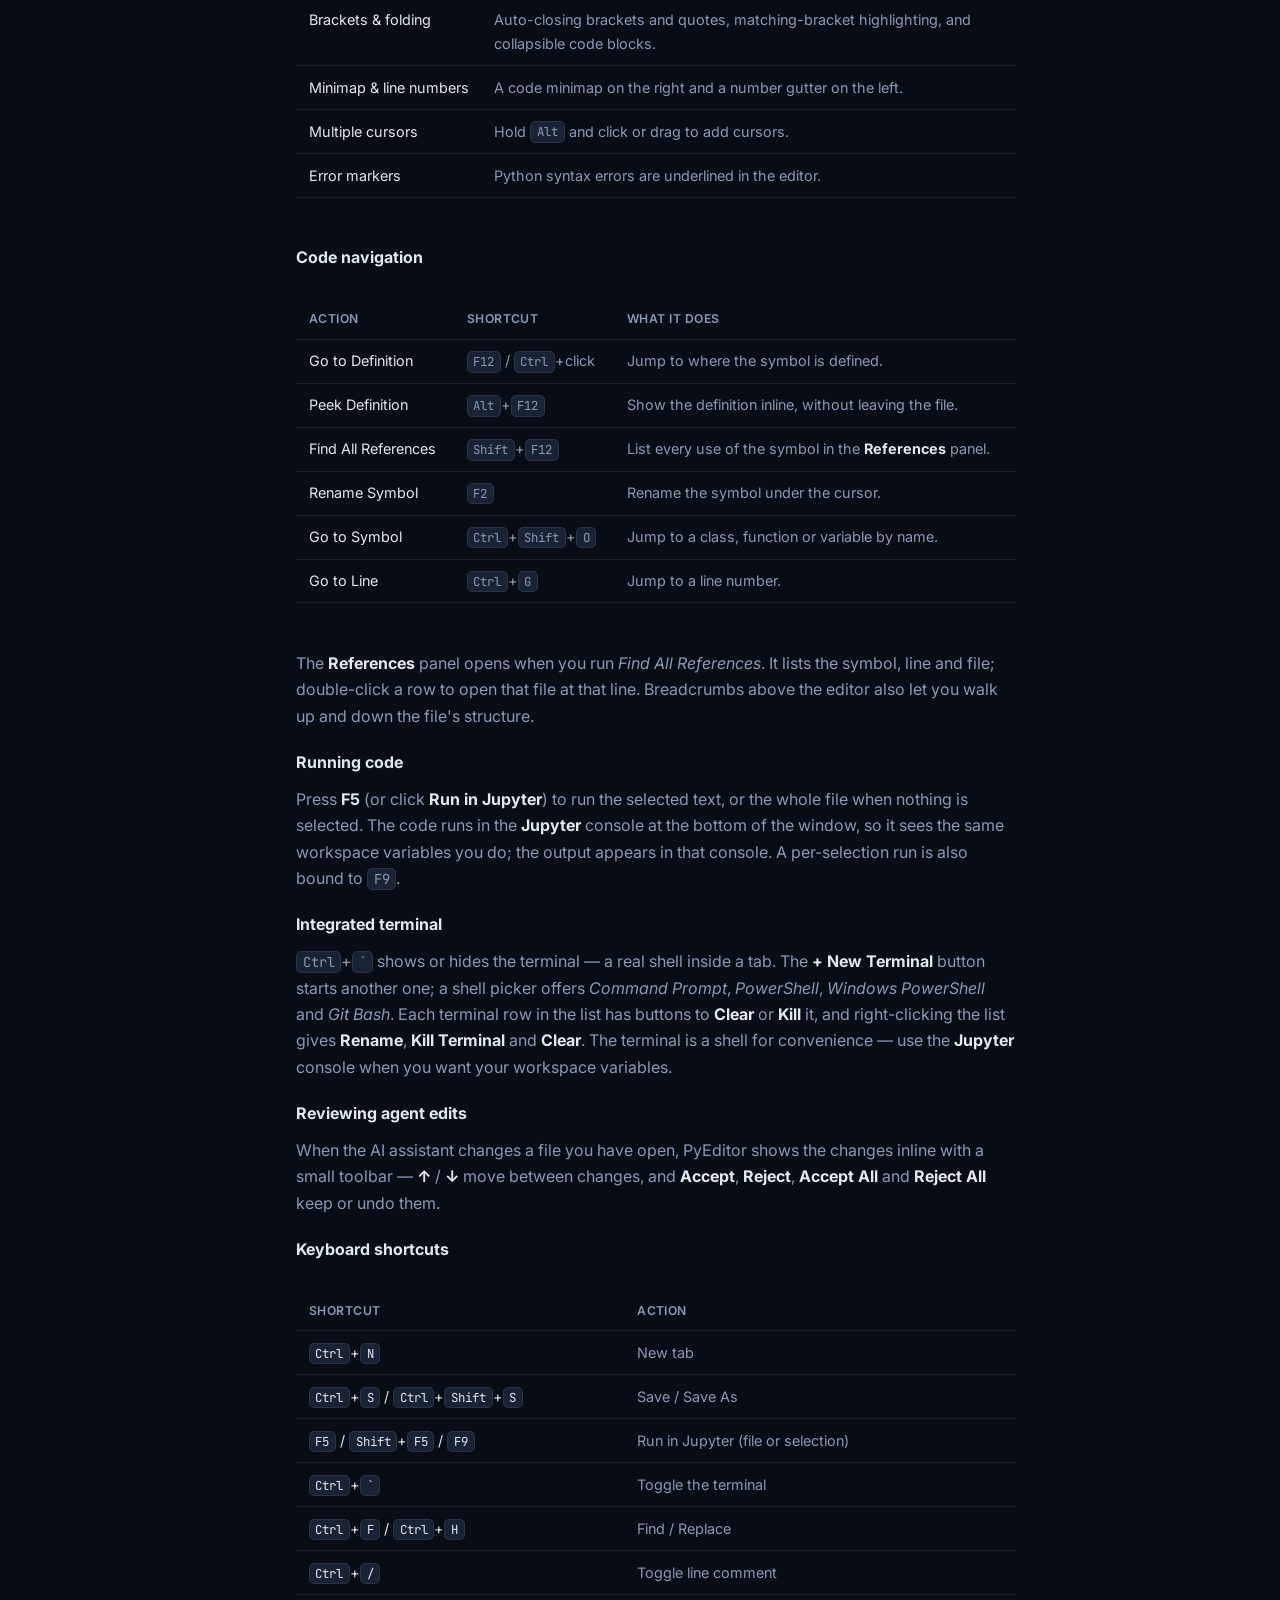
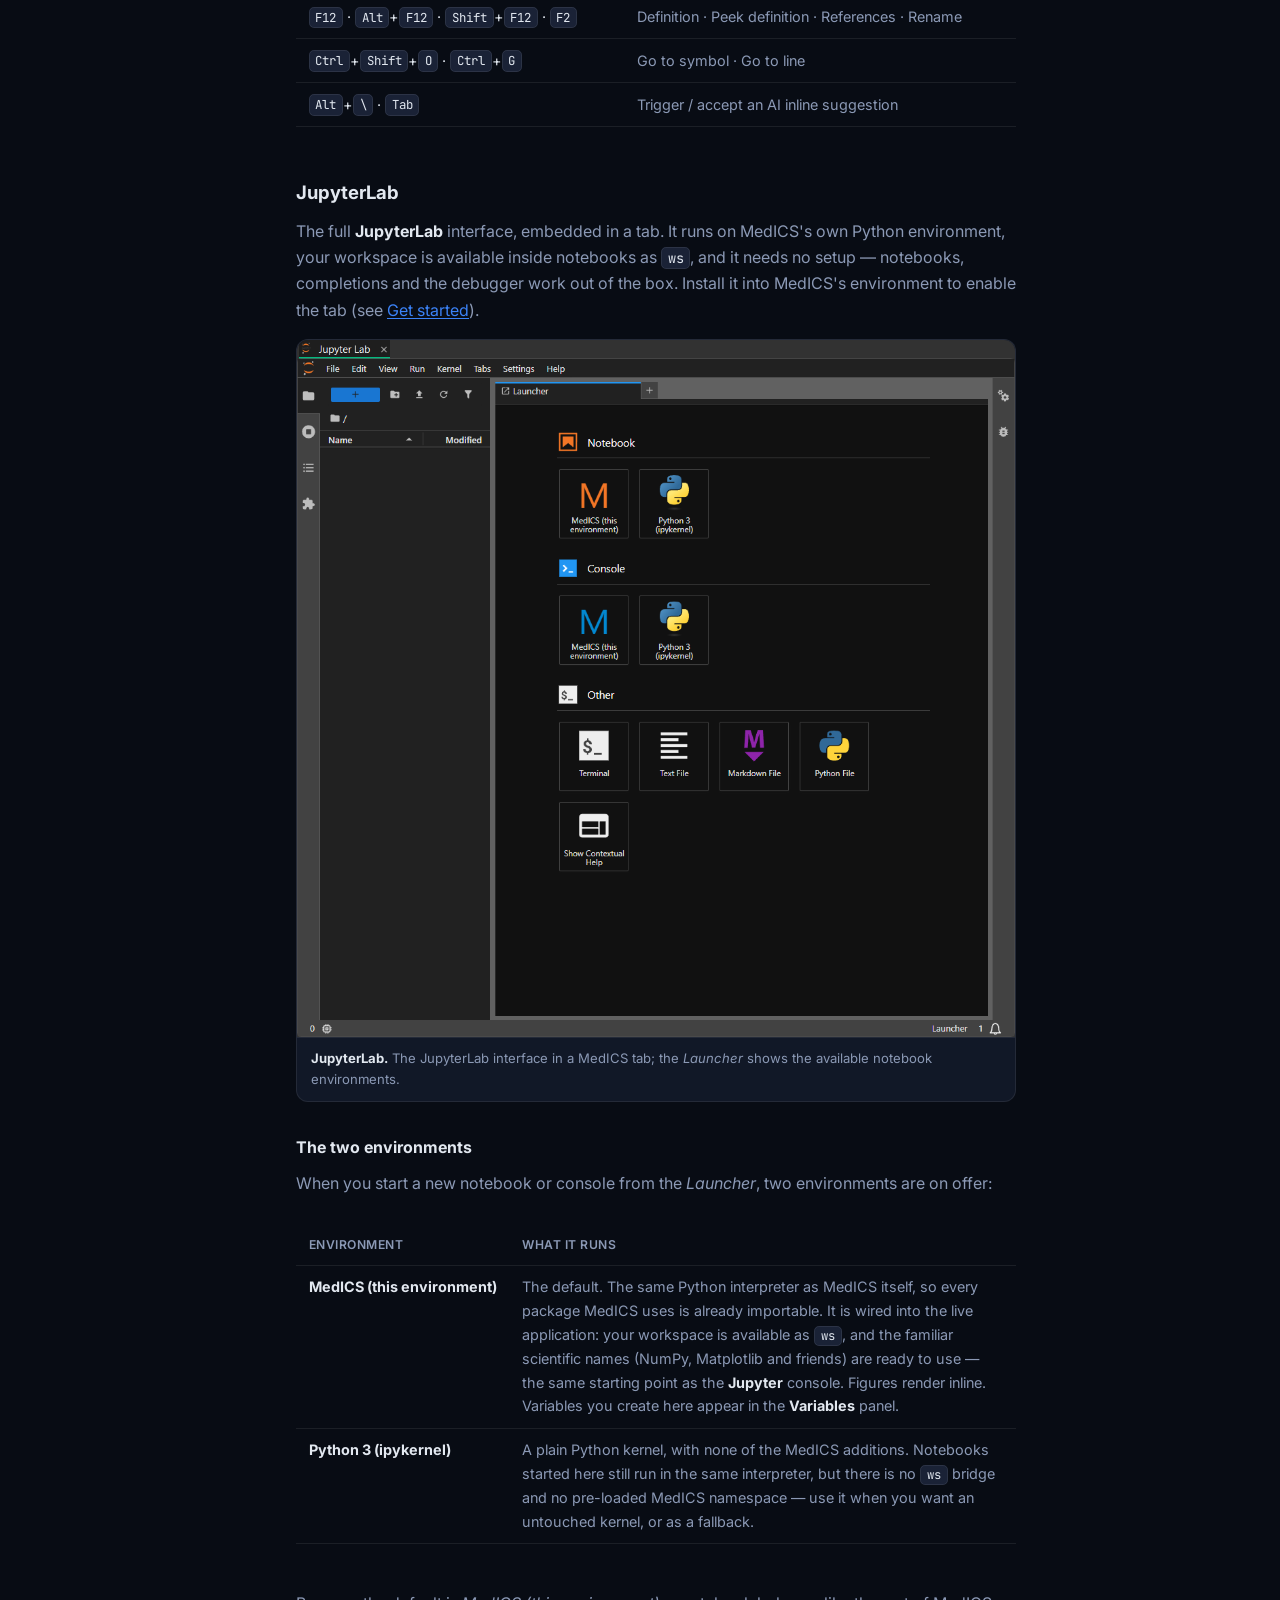
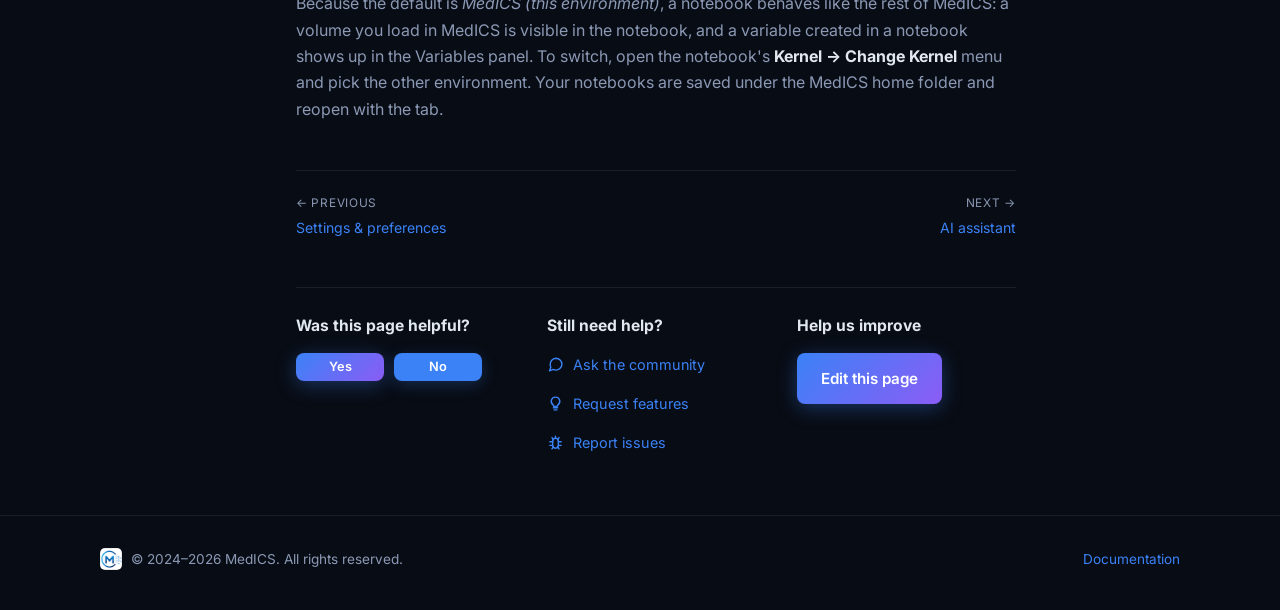
<file: docs/toolboxes.html>
<!DOCTYPE html>
<html lang="en">
<head>
  <meta charset="UTF-8" />
  <meta name="viewport" content="width=device-width, initial-scale=1.0" />
  <title>Toolboxes — MedICS Documentation</title>
  <meta name="description" content="The built-in tools — FilePreview, ImportData, PyEditor and JupyterLab — and how to use them." />
  <link rel="preconnect" href="https://fonts.googleapis.com" />
  <link href="https://fonts.googleapis.com/css2?family=Inter:wght@400;500;600;700&family=JetBrains+Mono:wght@400;500&display=swap" rel="stylesheet" />
  <link rel="stylesheet" href="../css/style.css" />
  <link rel="stylesheet" href="../css/docs.css" />
  <link rel="icon" href="../icon/icon.ico" sizes="any" />
  <link rel="icon" type="image/png" href="../icon/icon.png" />
  <link rel="apple-touch-icon" href="../icon/icon.png" />
  <meta property="og:image" content="https://medical-image-computing-suite.github.io/icon/logo.png" />
  <script>
    // Apply the saved theme before first paint, so a light-theme visitor never
    // sees a flash of the dark theme while js/site.js is still loading.
    (function () {
      try {
        var t = localStorage.getItem("medics-theme");
        if (t === "light" || t === "dark") document.documentElement.setAttribute("data-theme", t);
      } catch (e) { /* private mode: keep the dark default */ }
    })();
  </script>
  <script src="../js/site.js" defer></script>
</head>
<body class="docs-body">
  <header class="nav" id="site-nav">
    <noscript>
      <div class="container nav__inner">
        <a class="nav__logo" href="../index.html"><img src="../icon/icon.png" alt="" width="32" height="32" /><em>MedICS</em>Medical Image Computing Suite</a>
        <ul class="nav__fallback">
          <li><a href="../index.html">Introduction</a></li>
          <li><a href="../get-started.html">Get started</a></li>
          <li><a href="../extensions.html">Extensions</a></li>
          <li><a href="../document.html">Documents</a></li>
          <li><a class="btn btn--ghost btn--sm" href="https://github.com/Medical-Image-Computing-Suite/MedICS-Community/wiki" target="_blank" rel="noopener">MedICS Wiki</a></li>
          <li><a class="btn btn--ghost btn--sm" href="https://github.com/medical-image-computing-suite" target="_blank" rel="noopener">GitHub</a></li>
        </ul>
      </div>
    </noscript>
  </header>
  <div class="docs-shell container">
    <aside class="docs-side">
      <div class="docs-side__title">Documentation</div>
      <nav><div class="docs-side__group">Getting started</div><ul><li><a href="../document.html">Overview</a></li></ul><div class="docs-side__group">Basics</div><ul><li><a href="interface.html">Interface &amp; components</a></li><li><a href="settings.html">Settings &amp; preferences</a></li></ul><div class="docs-side__group">Features</div><ul><li><a class="is-current" href="toolboxes.html">Toolboxes</a></li><li><a href="ai-assistant.html">AI assistant</a></li></ul><div class="docs-side__group">Official Extensions</div><ul><li><a href="retinal-layer-segmentation.html">Retinal Layer Segmentation</a></li><li><a href="volume-labeler.html">Volume Labeler</a></li></ul></nav>
    </aside>
    <main class="docs-main">
      <header class="docs-hero">
        <div class="tag">Documents · Features</div>
        <h1>Toolboxes</h1>
        <p>The built-in tools — FilePreview, ImportData, PyEditor and JupyterLab — and how to use them.</p>
      </header>
      <article class="docs-content">
<h2 id="toolboxes">Toolboxes</h2>
<p>Toolboxes are the built-in tools that ship with MedICS. Each opens as a <strong>tab</strong> in the central
area — from the <strong>Toolboxes</strong> menu, from the activity bar, or by double-clicking a supported
file in File Explorer.</p>
<div class="table-wrap"><table>
<thead><tr><th>Toolbox</th><th>What it is for</th></tr></thead>
<tbody>
<tr><td><strong>FilePreview</strong></td><td>Read-only preview of images, volumes, tables, Markdown and code.</td></tr>
<tr><td><strong>ImportData</strong></td><td>Load raw stacks, image sequences, DICOM, NIfTI, MAT/NumPy and video into the workspace.</td></tr>
<tr><td><strong>PyEditor</strong></td><td>A Python editor and terminal that run against the live workspace.</td></tr>
<tr><td><strong>JupyterLab</strong></td><td>The full JupyterLab UI in a tab, running MedICS's own Python environment.</td></tr>
</tbody></table></div>

<h3 id="filepreview">FilePreview</h3>
<p>Preview any file without changing it: 2-D images, DICOM and NIfTI volumes, TIFF stacks, tables
(CSV, TSV, Excel, Parquet), Markdown, and source code. For image and volume views you can move
through slices, adjust <strong>window/level</strong>, zoom and pan, and apply flips, rotations and
transposes.</p>
<div class="doc-screens"><figure class="doc-figure"><a href="../assets/img/toolbox/filepreview.png" target="_blank" rel="noopener"><img loading="lazy" src="../assets/img/toolbox/filepreview.png" width="961" height="650" alt="FilePreview — previewing a volume, with its toolbar and slice controls." /></a><figcaption><strong>FilePreview.</strong> A volume open in a tab, with the toolbar on top and the slice / window-level controls above the image.</figcaption></figure></div>

<h4 id="filepreview-open">Opening a file</h4>
<ul class="plain">
<li><strong>Double-click</strong> a file in the File Explorer — non-text files open here.</li>
<li><strong>Right-click</strong> a file and choose <strong>Open</strong> (or <strong>Open in FilePreview</strong> for a text file).</li>
<li><strong>Drag &amp; drop</strong> one or more files onto the window from the operating system or the Explorer.</li>
<li>Click <strong>Open…</strong> (<kbd>Ctrl</kbd>+<kbd>O</kbd>) on the toolbar and pick one or more files.</li>
<li>Drop a <strong>variable</strong> from the Variables panel to preview data that is only in memory.</li>
</ul>
<p>Each file opens in its own inner tab. Re-opening a file just activates its tab; the
<strong>Welcome</strong> tab comes back when every file tab is closed.</p>

<h4 id="filepreview-toolbar">Toolbar</h4>
<div class="table-wrap"><table>
<thead><tr><th>Button</th><th>Shortcut</th><th>What it does</th></tr></thead>
<tbody>
<tr><td><strong>Open…</strong></td><td><kbd>Ctrl</kbd>+<kbd>O</kbd></td><td>Choose one or more files to preview; each opens in its own tab.</td></tr>
<tr><td><strong>Zoom In</strong></td><td>—</td><td>Magnify the view.</td></tr>
<tr><td><strong>Zoom Out</strong></td><td>—</td><td>Shrink the view.</td></tr>
<tr><td><strong>Reset View</strong></td><td>—</td><td>Fit the image or volume back into the window and clear any pan and zoom.</td></tr>
<tr><td><strong>Flip Vertical</strong></td><td>—</td><td>Checkable. Mirrors the image top-to-bottom.</td></tr>
<tr><td><strong>Flip Horizontal</strong></td><td>—</td><td>Checkable. Mirrors the image left-to-right.</td></tr>
<tr><td><strong>Transpose</strong></td><td>—</td><td>Checkable. Reflects the image across the main diagonal (swaps the axes).</td></tr>
<tr><td><strong>Rotate 90° clockwise</strong></td><td>—</td><td>Cycles 0° → 90° → 180° → 270°; the current angle is shown on the button.</td></tr>
<tr><td><strong>Plane:</strong></td><td>—</td><td>For volumes, which plane is displayed. A calibrated image offers <em>axial</em> / <em>sagittal</em> / <em>coronal</em>; a plain array offers <em>YZ</em> / <em>XZ</em> / <em>XY</em>.</td></tr>
</tbody></table></div>
<p class="anchor-note">Zoom, flip, transpose and rotate are available for images and volumes; they are
disabled for text, tables and Markdown. The transform buttons stay pressed while they are active.</p>

<h4 id="filepreview-formats">What you can preview</h4>
<div class="table-wrap"><table>
<thead><tr><th>Kind</th><th>Formats</th></tr></thead>
<tbody>
<tr><td>Images</td><td><code>.png</code>, <code>.jpg</code>, <code>.jpeg</code>, <code>.bmp</code>, <code>.gif</code>, <code>.webp</code>, <code>.ico</code>, <code>.ppm</code>, <code>.pgm</code>, <code>.pbm</code>, <code>.svg</code>, and single-frame <code>.tif</code>/<code>.tiff</code></td></tr>
<tr><td>Raw OCT volumes</td><td><code>.oct</code>, <code>.octa</code>, <code>.foct</code>, <code>.ssada</code></td></tr>
<tr><td>Data containers</td><td><code>.mat</code>, <code>.med</code>, <code>.h5</code>, <code>.hdf5</code>, <code>.npy</code>, <code>.npz</code></td></tr>
<tr><td>Volumes</td><td><code>.dcm</code>/<code>.dicom</code>, <code>.nii</code>/<code>.nii.gz</code>, multi-page <code>.tif</code>/<code>.tiff</code></td></tr>
<tr><td>Video</td><td><code>.mp4</code>, <code>.avi</code>, <code>.mkv</code>, <code>.mov</code>, <code>.webm</code>, <code>.wmv</code>, <code>.m4v</code>, <code>.mpg</code>, <code>.mpeg</code>, <code>.ogv</code>, <code>.3gp</code></td></tr>
<tr><td>Tables</td><td><code>.csv</code>, <code>.tsv</code>, <code>.tab</code>, <code>.xlsx</code>, <code>.parquet</code></td></tr>
<tr><td>Markdown</td><td><code>.md</code>, <code>.markdown</code>, <code>.mdown</code>, <code>.mkd</code></td></tr>
<tr><td>Text / code</td><td><code>.txt</code>, <code>.log</code>, <code>.json</code>, <code>.xml</code>, <code>.yaml</code>, <code>.yml</code>, <code>.py</code>, <code>.c</code>, <code>.cpp</code>, <code>.java</code>, <code>.js</code>, <code>.ts</code>, <code>.m</code>, <code>.r</code>, <code>.sh</code>, <code>.jl</code>, <code>.tex</code>, <code>.css</code>, <code>.html</code>, <code>.sql</code> and more</td></tr>
</tbody></table></div>
<p>A <code>.mat</code>, <code>.h5</code>, <code>.npz</code> or similar container opens a small <strong>field tree</strong> on the left listing
every array it holds; select a field to display it. A single array is shown straight away. Anything
not listed above reports <em>"Preview is not supported for this file type."</em></p>

<h4 id="filepreview-viewer">The image &amp; volume viewer</h4>
<div class="table-wrap"><table>
<thead><tr><th>Control</th><th>What it does</th></tr></thead>
<tbody>
<tr><td>◀ / ▶ and the slice slider</td><td>Page through the volume; the counter reads <em>current / total</em>.</td></tr>
<tr><td>Play / Pause</td><td>Run the frames as a cine loop (disabled when there is only one slice).</td></tr>
<tr><td><em>fps</em> spin box</td><td>Playback speed, in frames per second.</td></tr>
<tr><td><strong>W:</strong> and <strong>L:</strong></td><td>Window and level — the brightness and contrast of the display. These are display-only and are not saved into the data.</td></tr>
<tr><td>Histogram</td><td>A grayscale bar on the right; drag its handles for the same effect as the W/L spin boxes.</td></tr>
<tr><td><strong>Auto Levels</strong></td><td>Reset the window and level to the automatic range.</td></tr>
<tr><td><strong>Properties</strong></td><td>Open the <em>File Properties</em> dialog — file and data details. For DICOM, the important tags are shown under friendly labels.</td></tr>
<tr><td><strong>Send to WS</strong></td><td>Available for container and volume previews: send the data, as displayed, to the workspace (the plane and any flip/rotate are applied).</td></tr>
<tr><td>Scale bar</td><td>A length bar in the lower-left corner, drawn automatically when the file carries a physical calibration.</td></tr>
</tbody></table></div>

<h4 id="filepreview-tables">Tables &amp; Markdown</h4>
<ul class="plain">
<li><strong>Tables</strong> show a row-count label (<em>N rows × M columns</em>), sort when you click a column header, and filter as you type in the <strong>Filter rows…</strong> box.</li>
<li><strong>Markdown</strong> opens rendered, with <strong>Rendered</strong> / <strong>Source</strong> buttons to switch between the formatted view and the raw text.</li>
</ul>

<h4 id="filepreview-mouse">Mouse &amp; keyboard</h4>
<div class="table-wrap"><table>
<thead><tr><th>Action</th><th>Effect</th></tr></thead>
<tbody>
<tr><td>Mouse wheel over the image</td><td>Previous / next slice.</td></tr>
<tr><td><kbd>Ctrl</kbd> + wheel</td><td>Zoom.</td></tr>
<tr><td>Left-drag</td><td>Pan.</td></tr>
<tr><td>Right-drag</td><td>Zoom.</td></tr>
<tr><td>Right-click the view</td><td>The view's own menu (fit, reset).</td></tr>
<tr><td>Hover</td><td>Live pixel readout in the status bar.</td></tr>
<tr><td><kbd>PageUp</kbd> / <kbd>PageDown</kbd></td><td>Jump ten slices back / forward.</td></tr>
<tr><td><kbd>Home</kbd> / <kbd>End</kbd></td><td>First / last slice.</td></tr>
<tr><td><kbd>←</kbd> <kbd>→</kbd> <kbd>↑</kbd> <kbd>↓</kbd></td><td>One slice back / forward.</td></tr>
<tr><td><kbd>+</kbd> / <kbd>-</kbd></td><td>Zoom in / out.</td></tr>
<tr><td><kbd>0</kbd></td><td>Fit to window.</td></tr>
</tbody></table></div>
<p class="anchor-note">The status bar shows the preview kind and file name on the left, and the
pointer readout (for example <code>(col, row) = value</code>) on the right.</p>

<h3 id="importdata">ImportData</h3>
<p>Load images and volumes into the workspace. Choose how the source is structured, let the importer
read and preview it, then send the result to the workspace. Imported data appears in the
<strong>Variables</strong> panel.</p>
<div class="doc-screens"><figure class="doc-figure"><a href="../assets/img/toolbox/importdata.png" target="_blank" rel="noopener"><img loading="lazy" src="../assets/img/toolbox/importdata.png" width="961" height="650" alt="ImportData — the data importer, with the parameter form, preview and workspace list." /></a><figcaption><strong>ImportData.</strong> Choose the <em>Data Type</em>, set the parameters, preview the frames, then <em>Send to ws</em>.</figcaption></figure></div>

<h4 id="importdata-modes">Data type</h4>
<div class="table-wrap"><table>
<thead><tr><th>Mode</th><th>Use it for</th></tr></thead>
<tbody>
<tr><td><strong>Volume Data</strong></td><td>A single volume read from a raw/binary stack file or a container (<code>.mat</code>, <code>.npy</code>, <code>.npz</code>, NIfTI, DICOM, video).</td></tr>
<tr><td><strong>Image Sequence</strong></td><td>A folder or a set of image files stacked into one volume, in file-name order.</td></tr>
</tbody></table></div>
<p>The parameters below the selector change with the mode.</p>

<h4 id="importdata-volume">Volume Data parameters</h4>
<div class="table-wrap"><table>
<thead><tr><th>Field</th><th>What it sets</th></tr></thead>
<tbody>
<tr><td>Image type</td><td>The pixel type of the raw file — <em>8-bit</em>, <em>16-bit Signed</em>, <em>16-bit Unsigned</em>, <em>32-bit Signed/Unsigned</em>, <em>16/32/64-bit Real</em>, <em>24-bit RGB/BGR</em>, <em>32-bit ARGB/ABGR</em> or <em>1-bit Bitmap</em>.</td></tr>
<tr><td>Width / Height</td><td>The size of one frame, in pixels.</td></tr>
<tr><td>Frame</td><td>The number of frames in the stack.</td></tr>
<tr><td>Offset to first Image</td><td>Bytes to skip at the start of the file before the first frame (for a header).</td></tr>
<tr><td>Gap Between Images</td><td>Bytes to skip between consecutive frames.</td></tr>
<tr><td>permutation</td><td>How the three axes are ordered in the file (for example <code>0,1,2</code>).</td></tr>
<tr><td>Read Order</td><td><em>F</em> (Fortran), <em>C</em> or <em>A</em> — how the file's bytes fill the array.</td></tr>
<tr><td>Color Order</td><td><em>AABBCC</em> (planar) or <em>ABCABC</em> (interleaved) for colour data.</td></tr>
<tr><td>Little-endian byte order</td><td>Tick when the file's bytes are little-endian.</td></tr>
<tr><td>Import format</td><td>The dimension order written to the workspace — <em>DHWC</em> (Depth, Height, Width, Channel) or <em>HWCD</em>.</td></tr>
<tr><td>Keep C for gray image</td><td>Keep the channel axis even for a grayscale image.</td></tr>
<tr><td>Horizontal / Vertical Flip</td><td>Mirror the volume as it is read.</td></tr>
</tbody></table></div>
<p>NIfTI, DICOM, MAT, NumPy and video files are read automatically; the raw parameters above apply to
undecorated binary stacks.</p>

<h4 id="importdata-sequence">Image Sequence parameters</h4>
<div class="table-wrap"><table>
<thead><tr><th>Control</th><th>What it does</th></tr></thead>
<tbody>
<tr><td><strong>Folder</strong></td><td>Shows the folder being read. Type a path or use the buttons below.</td></tr>
<tr><td><strong>Open Files</strong></td><td>Pick individual image files to stack.</td></tr>
<tr><td><strong>Open Folder</strong></td><td>Load every file in a folder (natural-sorted, so <em>2</em> comes before <em>10</em>).</td></tr>
<tr><td><strong>Filter</strong> / <strong>Regex</strong></td><td>Choose how the pattern is matched, then type it in the box (for example <code>*.*</code> or <code>*.tif</code>).</td></tr>
<tr><td><strong>Select All</strong></td><td>Tick every file in the list.</td></tr>
<tr><td><strong>Range</strong> — <em>from</em> : <em>to</em></td><td>Select a contiguous range of frames by index.</td></tr>
<tr><td>File list</td><td>The matched images, with check-boxes; only ticked files are stacked.</td></tr>
</tbody></table></div>

<h4 id="importdata-preview">Preview &amp; transfer</h4>
<div class="table-wrap"><table>
<thead><tr><th>Control</th><th>What it does</th></tr></thead>
<tbody>
<tr><td>Frame slider + spin box</td><td>Scrub through the frames of the loaded volume; the label reads <em>current / total</em>.</td></tr>
<tr><td>Image area</td><td>Shows the frame under the pointer; move the pointer to read the pixel value (<em>X:… Y:… ▶ value</em>).</td></tr>
<tr><td><strong>Send to ws</strong></td><td>Send the loaded volume to the MedICS workspace.</td></tr>
<tr><td><strong>Generate Function</strong></td><td>Write a Python loader for the current file — a ready-made function you can reuse. It opens a <em>Generated Load Function</em> dialog you can save.</td></tr>
</tbody></table></div>

<h4 id="importdata-formats">What you can import</h4>
<ul class="plain">
<li><strong>Image sequences</strong> — folders or sets of TIFF, PNG, JPEG and similar frames.</li>
<li><strong>Volume files</strong> — DICOM (<code>.dcm</code>/<code>.dicom</code>), NIfTI (<code>.nii</code>/<code>.nii.gz</code>).</li>
<li><strong>Containers</strong> — MATLAB <code>.mat</code>, NumPy <code>.npy</code>/<code>.npz</code> and MedICS <code>.med</code> files.</li>
<li><strong>Video</strong> — <code>.mp4</code>, <code>.avi</code> and similar load as a stack of frames.</li>
<li><strong>Raw/binary stacks</strong> — any file read with the <em>Volume Data</em> parameters above.</li>
</ul>

<h4 id="importdata-drop">Drag &amp; drop</h4>
<p>Drop files or a folder anywhere on the window. Several image files (or a folder) are treated as an
image sequence; a single volume file is opened as <em>Volume Data</em>.</p>

<h4 id="importdata-status">Status bar</h4>
<p>The green status bar along the bottom reports progress and messages (<em>"File loaded successfully!"</em>,
<em>"N files found in the folder"</em>), the pointer pixel readout, and — for a raw stack — a byte-match
badge that confirms the header/offset settings add up (<em>"✔ All bytes matched"</em>).</p>

<h3 id="pyeditor">PyEditor</h3>
<p>A Python editor in a tab, with syntax highlighting, code completion, an integrated terminal and a
set of code-navigation tools. <strong>Run (F5)</strong> executes your script against the live console, so it
can use the variables already in your workspace.</p>
<div class="doc-screens"><figure class="doc-figure"><a href="../assets/img/toolbox/pyeditor.png" target="_blank" rel="noopener"><img loading="lazy" src="../assets/img/toolbox/pyeditor.png" width="961" height="650" alt="PyEditor — the Python editor with its toolbar, editor tabs and status bar." /></a><figcaption><strong>PyEditor.</strong> The editor with its toolbar, a breadcrumb bar, and the <em>Ln / Col</em> readout in the status bar.</figcaption></figure></div>

<h4 id="pyeditor-toolbar">Toolbar &amp; tabs</h4>
<div class="table-wrap"><table>
<thead><tr><th>Button</th><th>Shortcut</th><th>What it does</th></tr></thead>
<tbody>
<tr><td><strong>New</strong></td><td><kbd>Ctrl</kbd>+<kbd>N</kbd></td><td>Open a new, untitled editor tab.</td></tr>
<tr><td><strong>Open</strong></td><td>—</td><td>Open a file in a new tab (<code>.py</code> is offered, but any file can be opened).</td></tr>
<tr><td><strong>Save</strong></td><td><kbd>Ctrl</kbd>+<kbd>S</kbd></td><td>Save the active tab; an untitled tab asks for a path first.</td></tr>
<tr><td><strong>Run in Jupyter</strong></td><td><kbd>F5</kbd></td><td>Run the selection — or the whole file when nothing is selected — in the Jupyter console.</td></tr>
</tbody></table></div>
<p>Each file is a tab; a modified tab shows a <code>*</code>. <strong>Save As…</strong>
(<kbd>Ctrl</kbd>+<kbd>Shift</kbd>+<kbd>S</kbd>) writes to a new path. Right-click a tab for <strong>Close
Tab</strong>, <strong>Close Other Tabs</strong>, <strong>Close All Tabs</strong> and <strong>New Tab</strong>;
a breadcrumb bar above the editor shows the file's folder path, and <kbd>Ctrl</kbd>+<kbd>`</kbd> toggles the
terminal.</p>

<h4 id="pyeditor-editing">Editing features</h4>
<div class="table-wrap"><table>
<thead><tr><th>Feature</th><th>What it gives you</th></tr></thead>
<tbody>
<tr><td>Syntax highlighting</td><td>Python and many other languages (C/C++, Java, JavaScript/TypeScript, JSON, YAML, XML, HTML, CSS, SQL, R, Shell and more).</td></tr>
<tr><td>Code completion</td><td>Python-aware suggestions as you type, with parameter hints for functions.</td></tr>
<tr><td>Hover documentation</td><td>Hover a name to see its documentation.</td></tr>
<tr><td>AI ghost text</td><td>Inline code suggestions; press <kbd>Alt</kbd>+<kbd>\</kbd> to ask for one and <kbd>Tab</kbd> to accept it.</td></tr>
<tr><td>Find &amp; replace</td><td><kbd>Ctrl</kbd>+<kbd>F</kbd> to find, <kbd>Ctrl</kbd>+<kbd>H</kbd> to replace.</td></tr>
<tr><td>Brackets &amp; folding</td><td>Auto-closing brackets and quotes, matching-bracket highlighting, and collapsible code blocks.</td></tr>
<tr><td>Minimap &amp; line numbers</td><td>A code minimap on the right and a number gutter on the left.</td></tr>
<tr><td>Multiple cursors</td><td>Hold <kbd>Alt</kbd> and click or drag to add cursors.</td></tr>
<tr><td>Error markers</td><td>Python syntax errors are underlined in the editor.</td></tr>
</tbody></table></div>

<h4 id="pyeditor-navigation">Code navigation</h4>
<div class="table-wrap"><table>
<thead><tr><th>Action</th><th>Shortcut</th><th>What it does</th></tr></thead>
<tbody>
<tr><td>Go to Definition</td><td><kbd>F12</kbd> / <kbd>Ctrl</kbd>+click</td><td>Jump to where the symbol is defined.</td></tr>
<tr><td>Peek Definition</td><td><kbd>Alt</kbd>+<kbd>F12</kbd></td><td>Show the definition inline, without leaving the file.</td></tr>
<tr><td>Find All References</td><td><kbd>Shift</kbd>+<kbd>F12</kbd></td><td>List every use of the symbol in the <strong>References</strong> panel.</td></tr>
<tr><td>Rename Symbol</td><td><kbd>F2</kbd></td><td>Rename the symbol under the cursor.</td></tr>
<tr><td>Go to Symbol</td><td><kbd>Ctrl</kbd>+<kbd>Shift</kbd>+<kbd>O</kbd></td><td>Jump to a class, function or variable by name.</td></tr>
<tr><td>Go to Line</td><td><kbd>Ctrl</kbd>+<kbd>G</kbd></td><td>Jump to a line number.</td></tr>
</tbody></table></div>
<p>The <strong>References</strong> panel opens when you run <em>Find All References</em>. It lists the symbol,
line and file; double-click a row to open that file at that line. Breadcrumbs above the editor also
let you walk up and down the file's structure.</p>

<h4 id="pyeditor-run">Running code</h4>
<p>Press <strong>F5</strong> (or click <strong>Run in Jupyter</strong>) to run the selected text, or the whole file when
nothing is selected. The code runs in the <strong>Jupyter</strong> console at the bottom of the window, so it
sees the same workspace variables you do; the output appears in that console. A per-selection run is
also bound to <kbd>F9</kbd>.</p>

<h4 id="pyeditor-terminal">Integrated terminal</h4>
<p><kbd>Ctrl</kbd>+<kbd>`</kbd> shows or hides the terminal — a real shell inside a tab. The
<strong>+ New Terminal</strong> button starts another one; a shell picker offers <em>Command Prompt</em>,
<em>PowerShell</em>, <em>Windows PowerShell</em> and <em>Git Bash</em>. Each terminal row in the list has buttons to
<strong>Clear</strong> or <strong>Kill</strong> it, and right-clicking the list gives <strong>Rename</strong>, <strong>Kill
Terminal</strong> and <strong>Clear</strong>. The terminal is a shell for convenience — use the <strong>Jupyter</strong> console
when you want your workspace variables.</p>

<h4 id="pyeditor-agent">Reviewing agent edits</h4>
<p>When the AI assistant changes a file you have open, PyEditor shows the changes inline with a small
toolbar — <strong>↑</strong> / <strong>↓</strong> move between changes, and <strong>Accept</strong>, <strong>Reject</strong>,
<strong>Accept All</strong> and <strong>Reject All</strong> keep or undo them.</p>

<h4 id="pyeditor-keys">Keyboard shortcuts</h4>
<div class="table-wrap"><table>
<thead><tr><th>Shortcut</th><th>Action</th></tr></thead>
<tbody>
<tr><td><kbd>Ctrl</kbd>+<kbd>N</kbd></td><td>New tab</td></tr>
<tr><td><kbd>Ctrl</kbd>+<kbd>S</kbd> / <kbd>Ctrl</kbd>+<kbd>Shift</kbd>+<kbd>S</kbd></td><td>Save / Save As</td></tr>
<tr><td><kbd>F5</kbd> / <kbd>Shift</kbd>+<kbd>F5</kbd> / <kbd>F9</kbd></td><td>Run in Jupyter (file or selection)</td></tr>
<tr><td><kbd>Ctrl</kbd>+<kbd>`</kbd></td><td>Toggle the terminal</td></tr>
<tr><td><kbd>Ctrl</kbd>+<kbd>F</kbd> / <kbd>Ctrl</kbd>+<kbd>H</kbd></td><td>Find / Replace</td></tr>
<tr><td><kbd>Ctrl</kbd>+<kbd>/</kbd></td><td>Toggle line comment</td></tr>
<tr><td><kbd>F12</kbd> · <kbd>Alt</kbd>+<kbd>F12</kbd> · <kbd>Shift</kbd>+<kbd>F12</kbd> · <kbd>F2</kbd></td><td>Definition · Peek definition · References · Rename</td></tr>
<tr><td><kbd>Ctrl</kbd>+<kbd>Shift</kbd>+<kbd>O</kbd> · <kbd>Ctrl</kbd>+<kbd>G</kbd></td><td>Go to symbol · Go to line</td></tr>
<tr><td><kbd>Alt</kbd>+<kbd>\</kbd> · <kbd>Tab</kbd></td><td>Trigger / accept an AI inline suggestion</td></tr>
</tbody></table></div>

<h3 id="jupyterlab">JupyterLab</h3>
<p>The full <strong>JupyterLab</strong> interface, embedded in a tab. It runs on MedICS's own Python
environment, your workspace is available inside notebooks as <code>ws</code>, and it needs no setup —
notebooks, completions and the debugger work out of the box. Install it into MedICS's environment to
enable the tab (see <a href="../get-started.html">Get started</a>).</p>
<div class="doc-screens"><figure class="doc-figure"><a href="../assets/img/toolbox/jupyterlab.png" target="_blank" rel="noopener"><img loading="lazy" src="../assets/img/toolbox/jupyterlab.png" width="1315" height="824" alt="JupyterLab — its Launcher open in a MedICS tab." /></a><figcaption><strong>JupyterLab.</strong> The JupyterLab interface in a MedICS tab; the <em>Launcher</em> shows the available notebook environments.</figcaption></figure></div>

<h4 id="jupyterlab-environments">The two environments</h4>
<p>When you start a new notebook or console from the <em>Launcher</em>, two environments are on offer:</p>
<div class="table-wrap"><table>
<thead><tr><th>Environment</th><th>What it runs</th></tr></thead>
<tbody>
<tr><td><strong>MedICS (this environment)</strong></td><td>The default. The same Python interpreter as MedICS itself, so every package MedICS uses is already importable. It is wired into the live application: your workspace is available as <code>ws</code>, and the familiar scientific names (NumPy, Matplotlib and friends) are ready to use — the same starting point as the <strong>Jupyter</strong> console. Figures render inline. Variables you create here appear in the <strong>Variables</strong> panel.</td></tr>
<tr><td><strong>Python 3 (ipykernel)</strong></td><td>A plain Python kernel, with none of the MedICS additions. Notebooks started here still run in the same interpreter, but there is no <code>ws</code> bridge and no pre-loaded MedICS namespace — use it when you want an untouched kernel, or as a fallback.</td></tr>
</tbody></table></div>
<p>Because the default is <em>MedICS (this environment)</em>, a notebook behaves like the rest of MedICS:
a volume you load in MedICS is visible in the notebook, and a variable created in a notebook shows
up in the Variables panel. To switch, open the notebook's <strong>Kernel → Change Kernel</strong> menu and
pick the other environment. Your notebooks are saved under the MedICS home folder and reopen with
the tab.</p>
      </article>
      <nav class="docs-pager"><a class="prev" href="settings.html"><span>&#8592; Previous</span>Settings &amp; preferences</a><a class="next" href="ai-assistant.html"><span>Next &#8594;</span>AI assistant</a></nav>
    </main>
    <aside class="docs-toc">
      <div class="docs-toc__title">On this page</div>
      <nav><ul><li><a class="lvl-2" href="#toolboxes">Toolboxes</a></li><li><a class="lvl-3" href="#filepreview">FilePreview</a></li><li><a class="lvl-3" href="#importdata">ImportData</a></li><li><a class="lvl-3" href="#pyeditor">PyEditor</a></li><li><a class="lvl-3" href="#jupyterlab">JupyterLab</a></li></ul></nav>
    </aside>
  </div>
  <footer class="footer">
    <div class="container footer__inner">
      <span class="footer__brand"><img src="../icon/icon.png" alt="" width="22" height="22" />© 2024–2026 MedICS. All rights reserved.</span>
      <a href="../document.html">Documentation</a>
    </div>
  </footer>
</body>
</html>
</file>
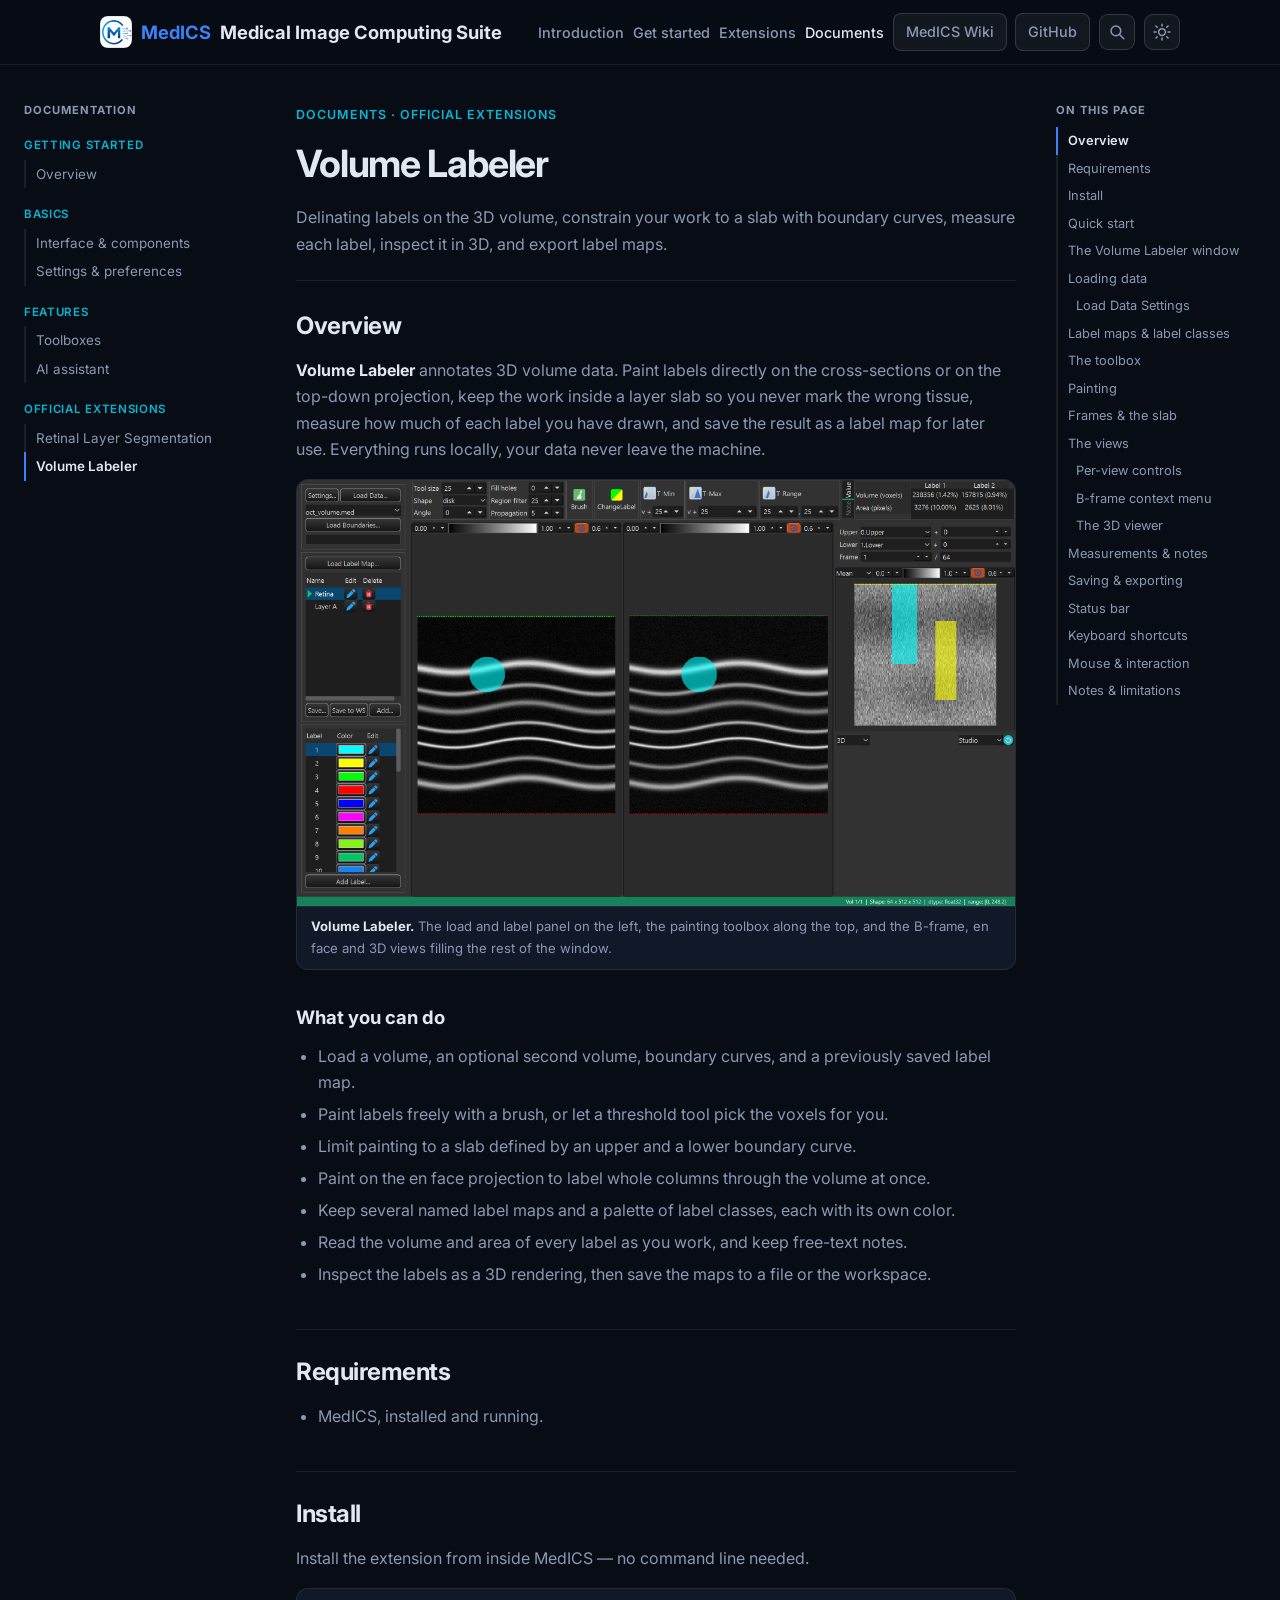
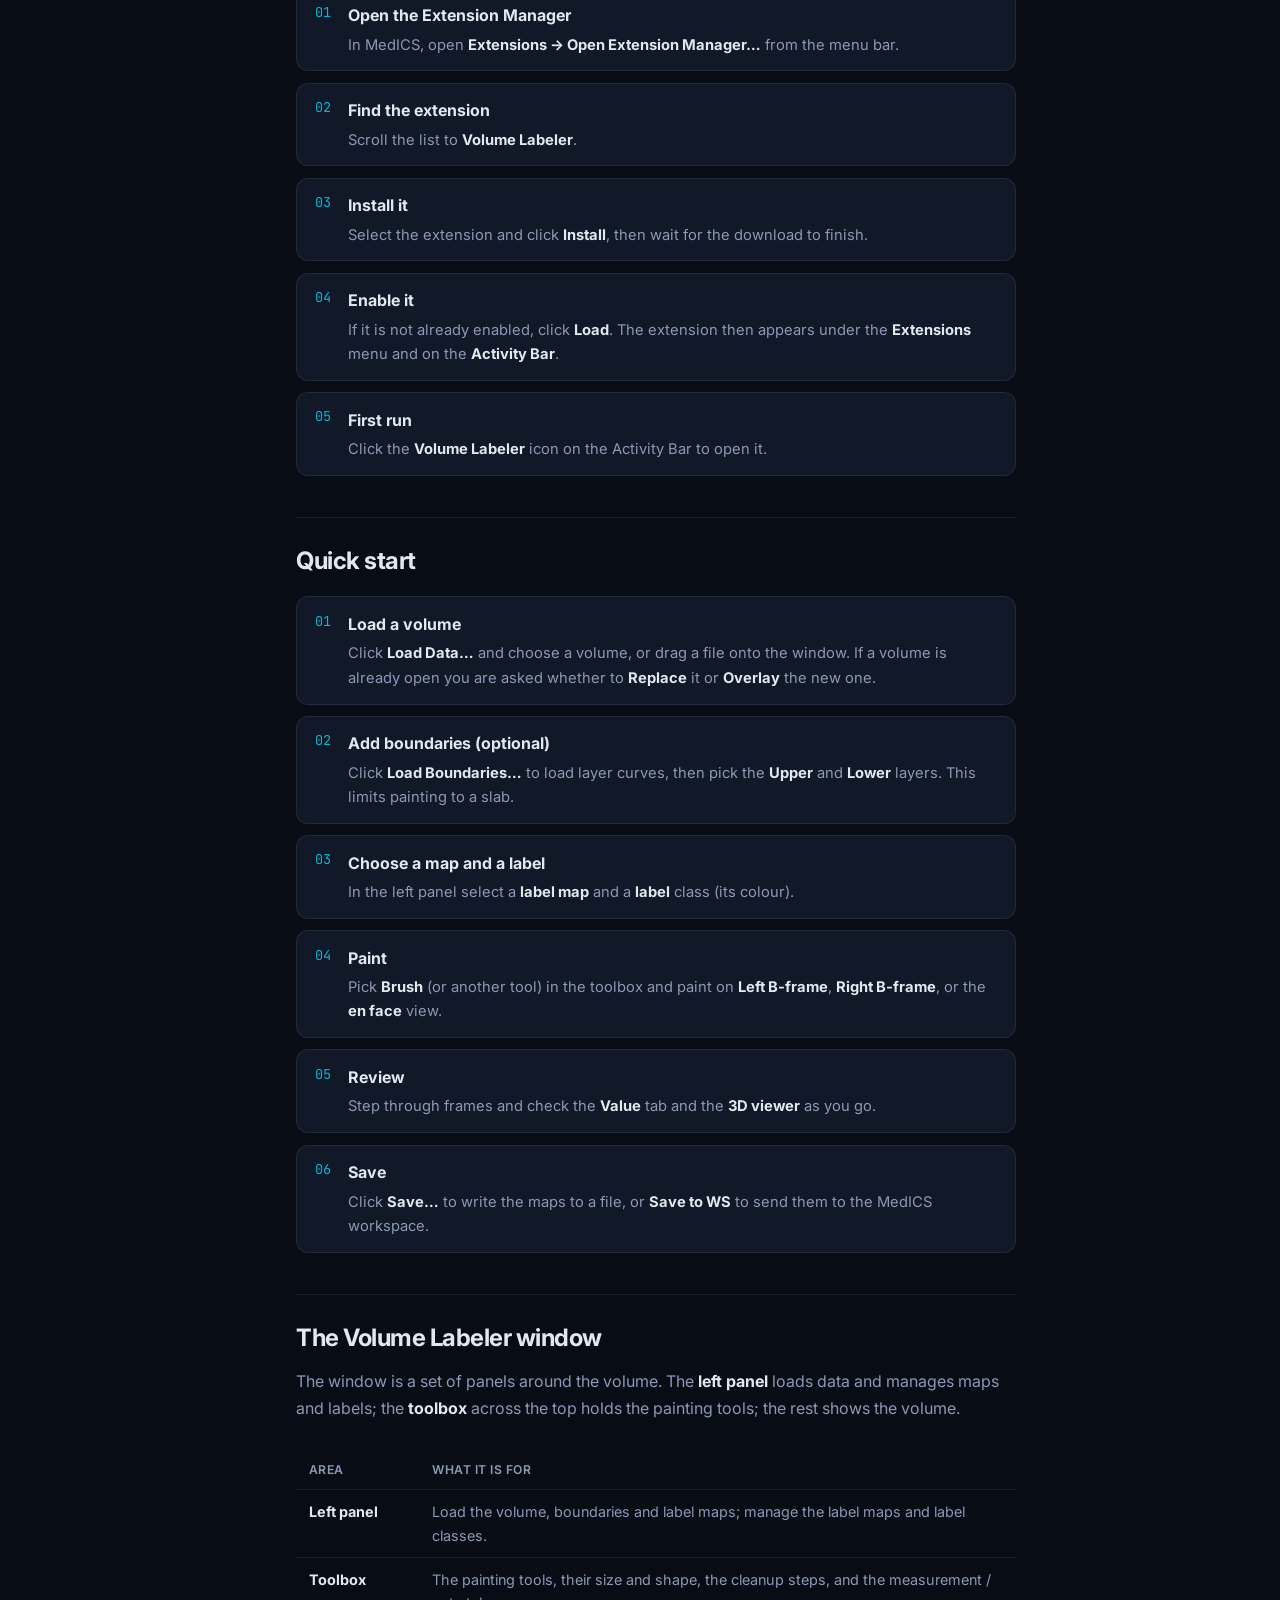
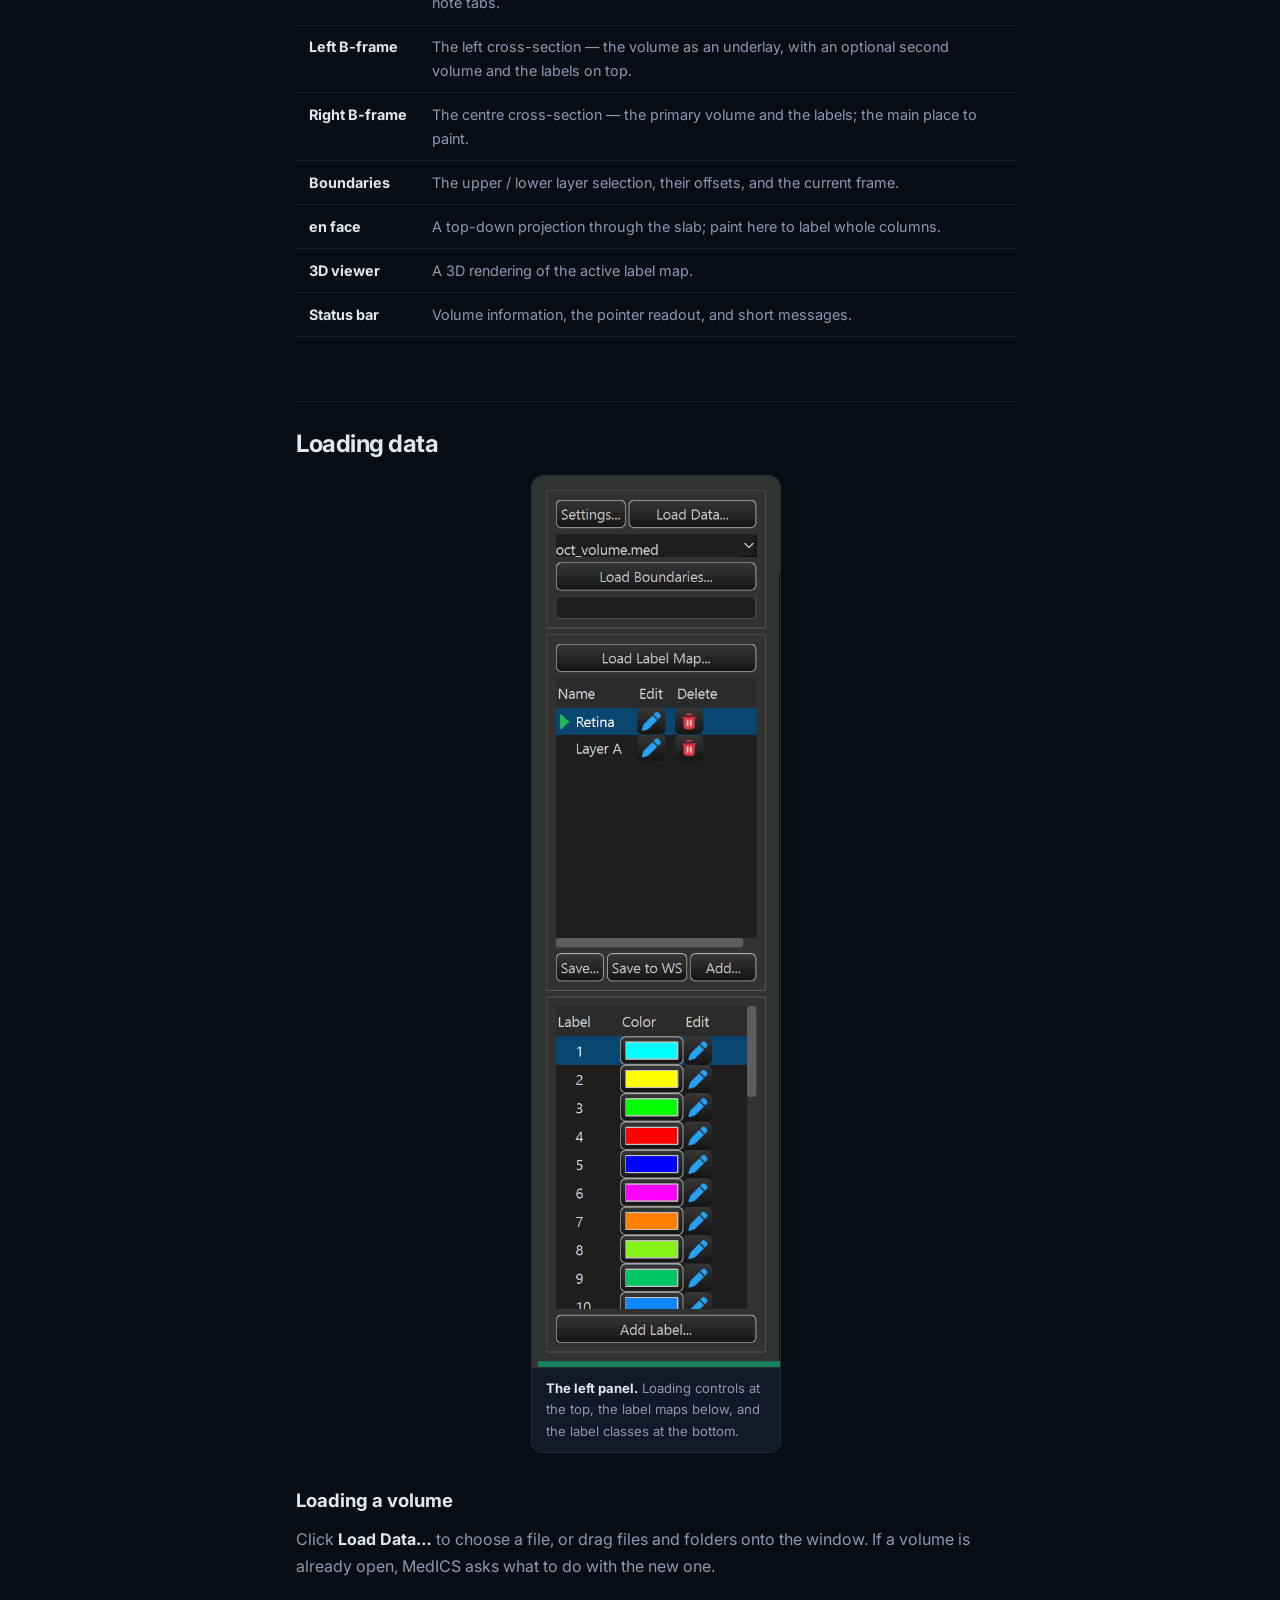
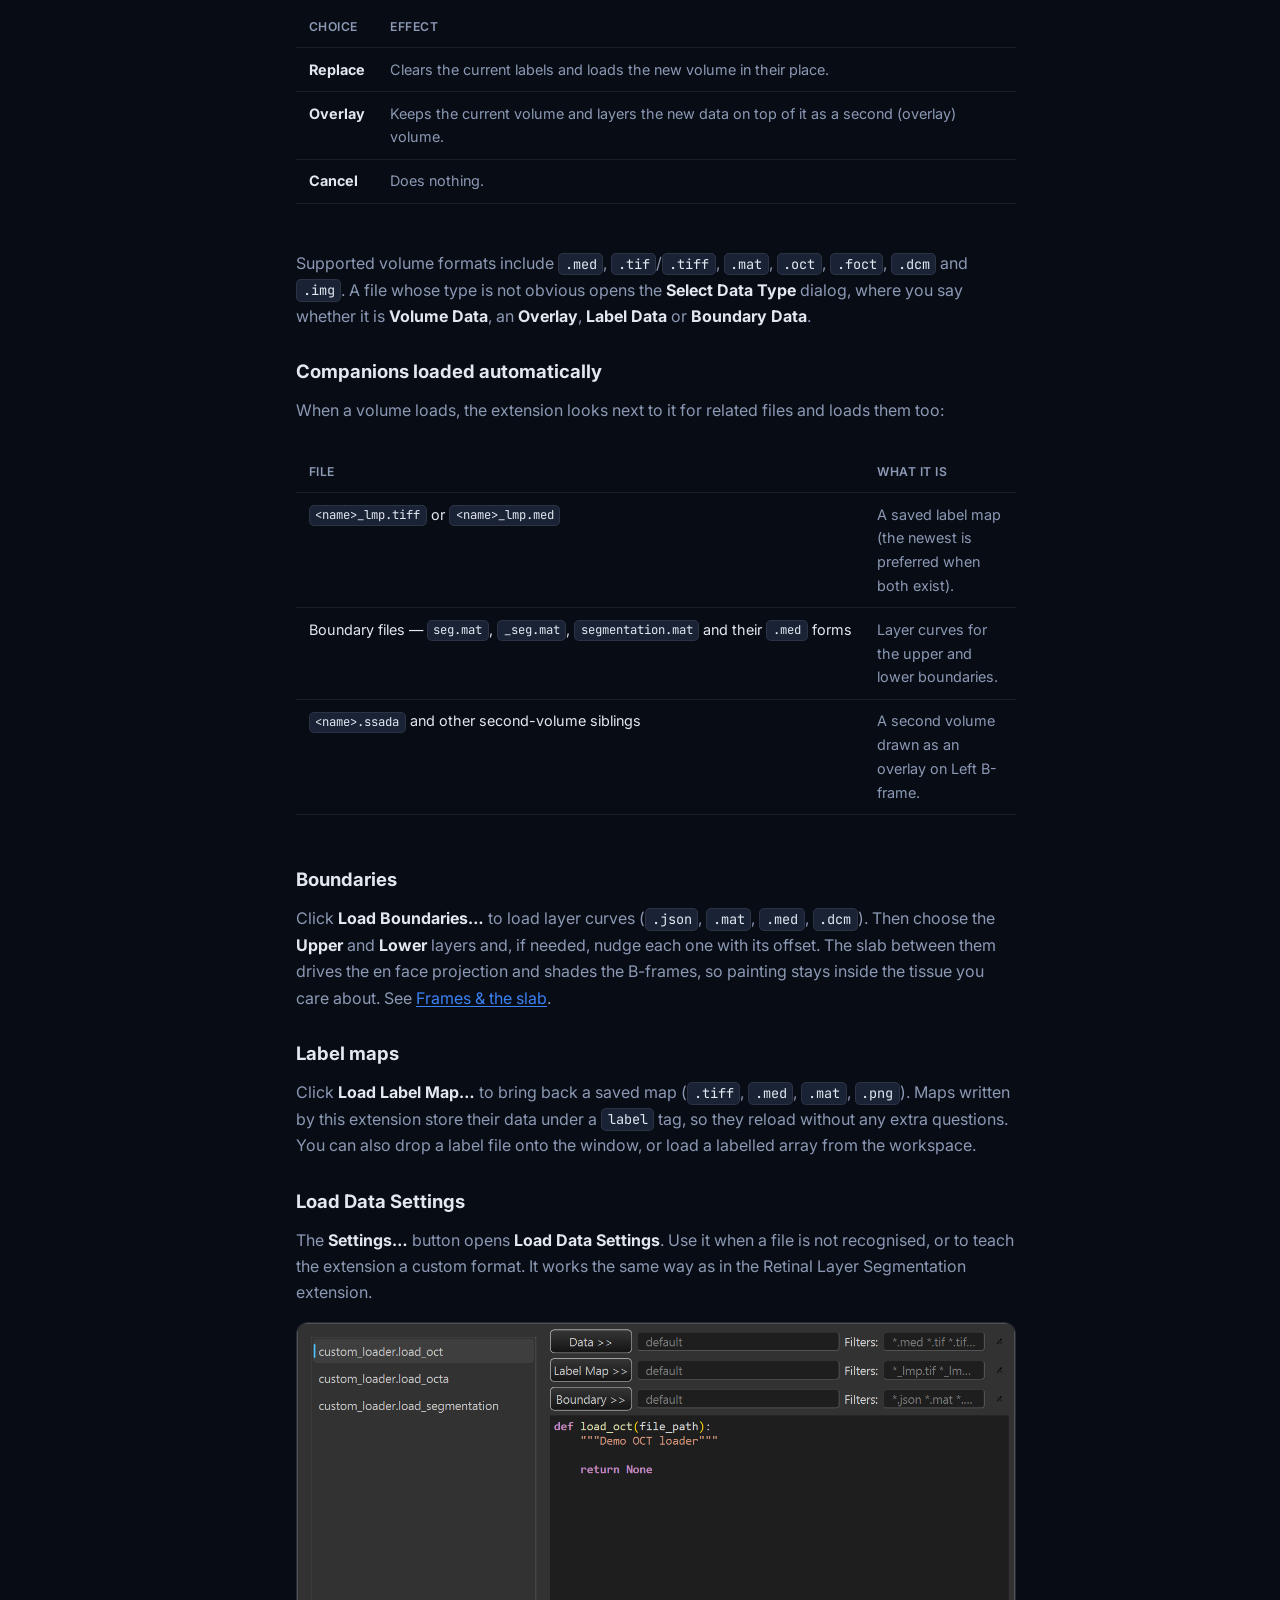
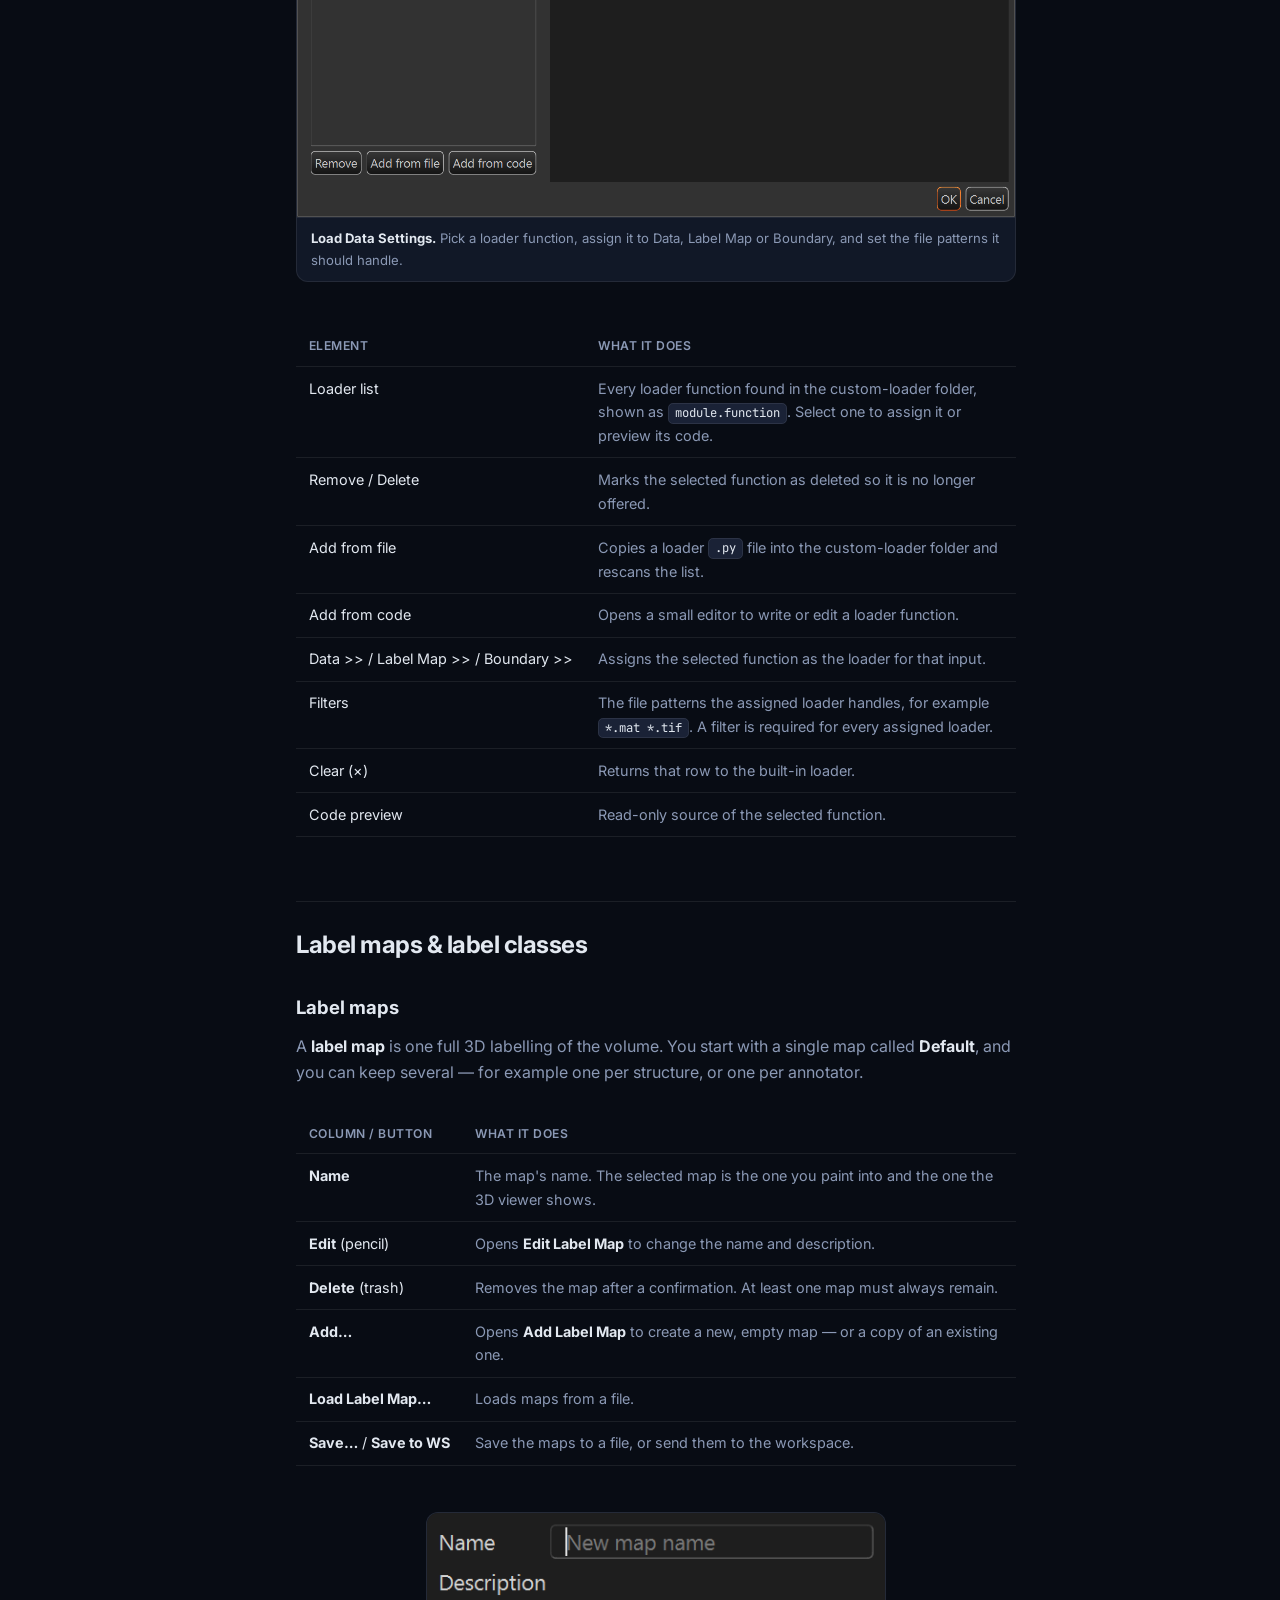
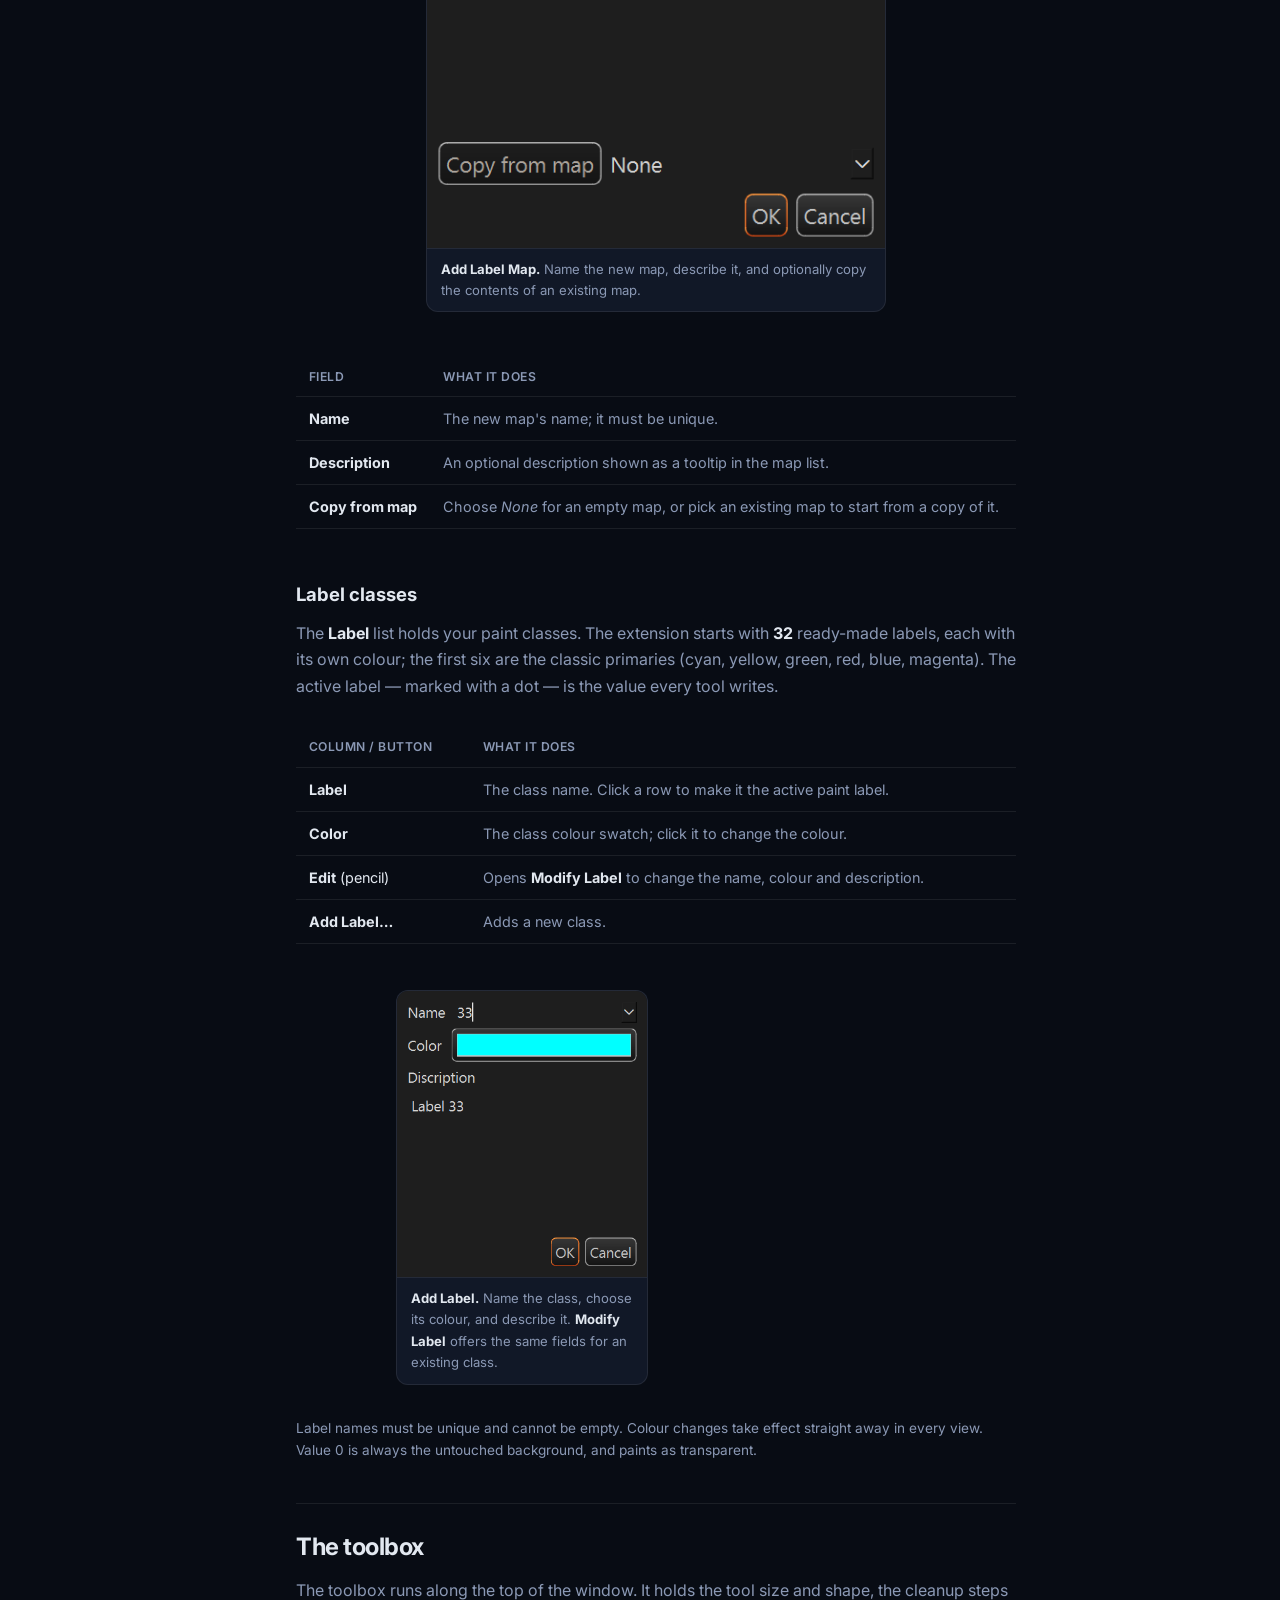
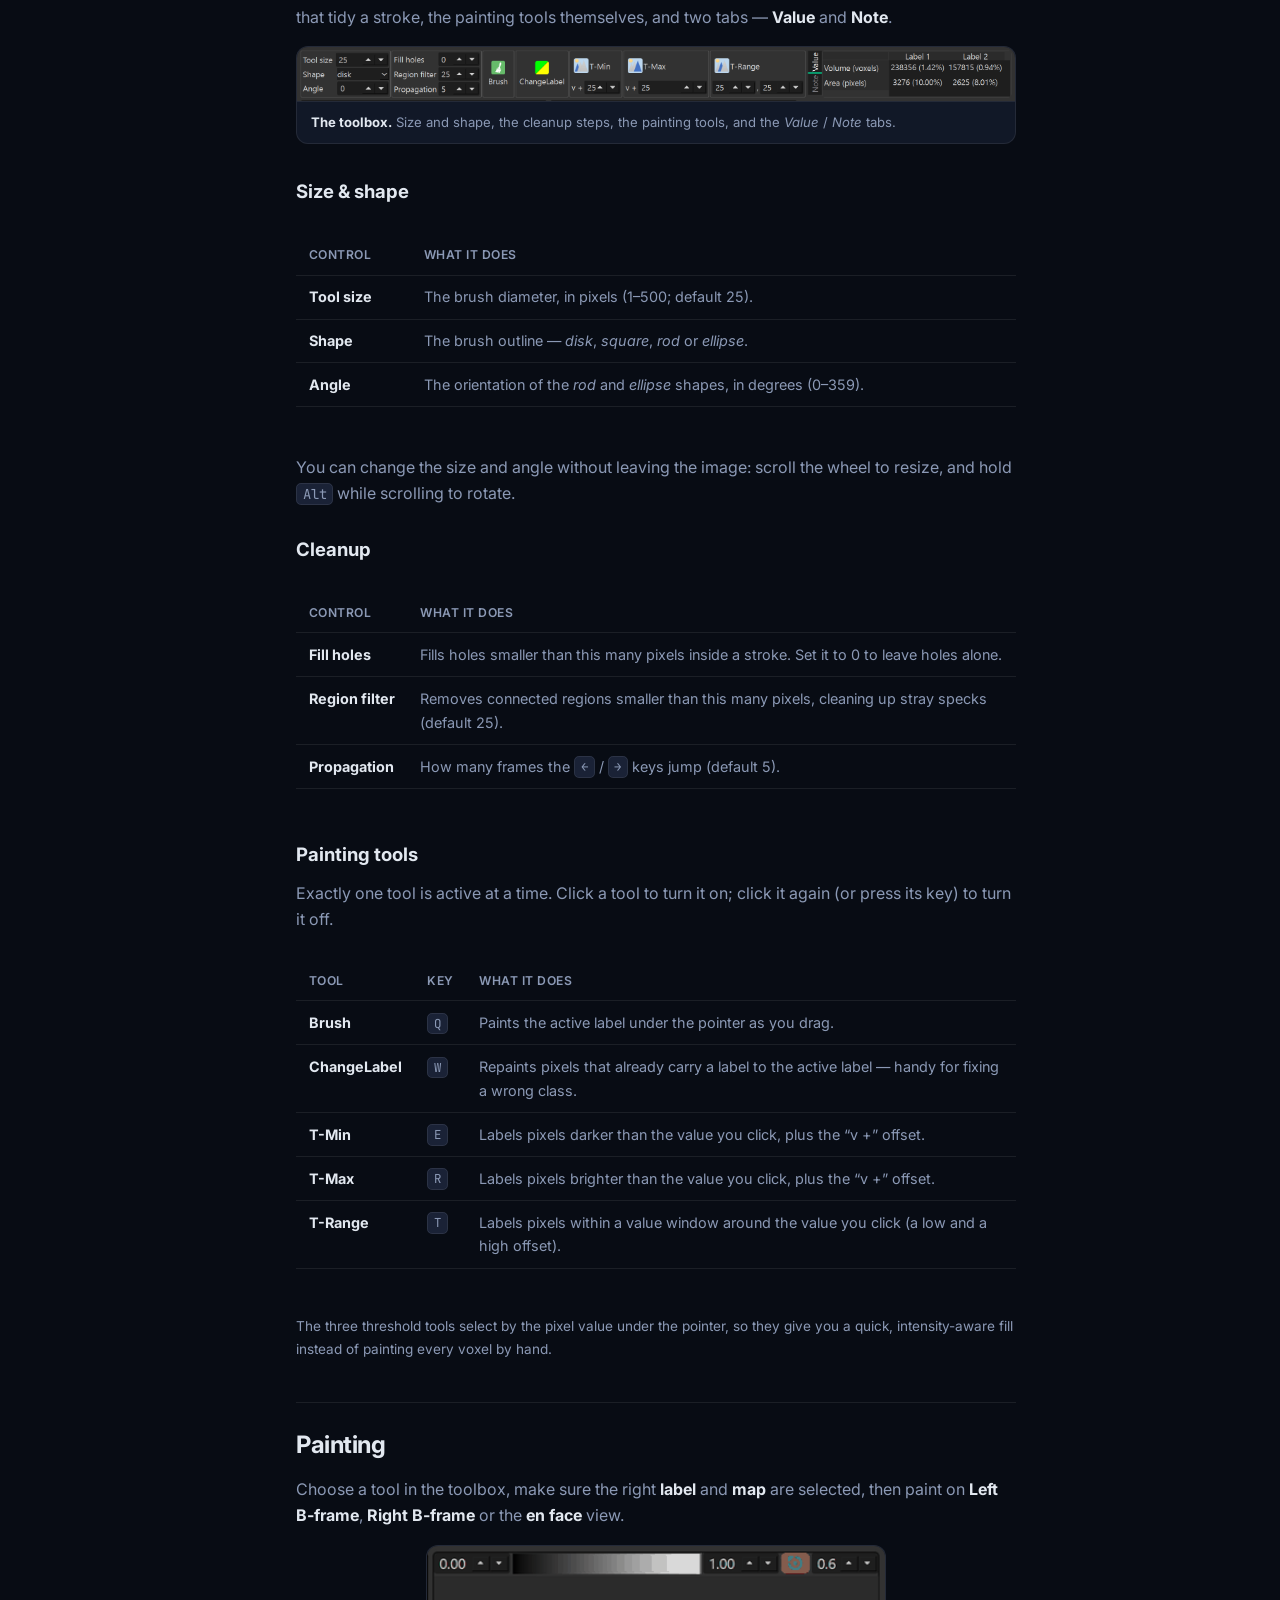
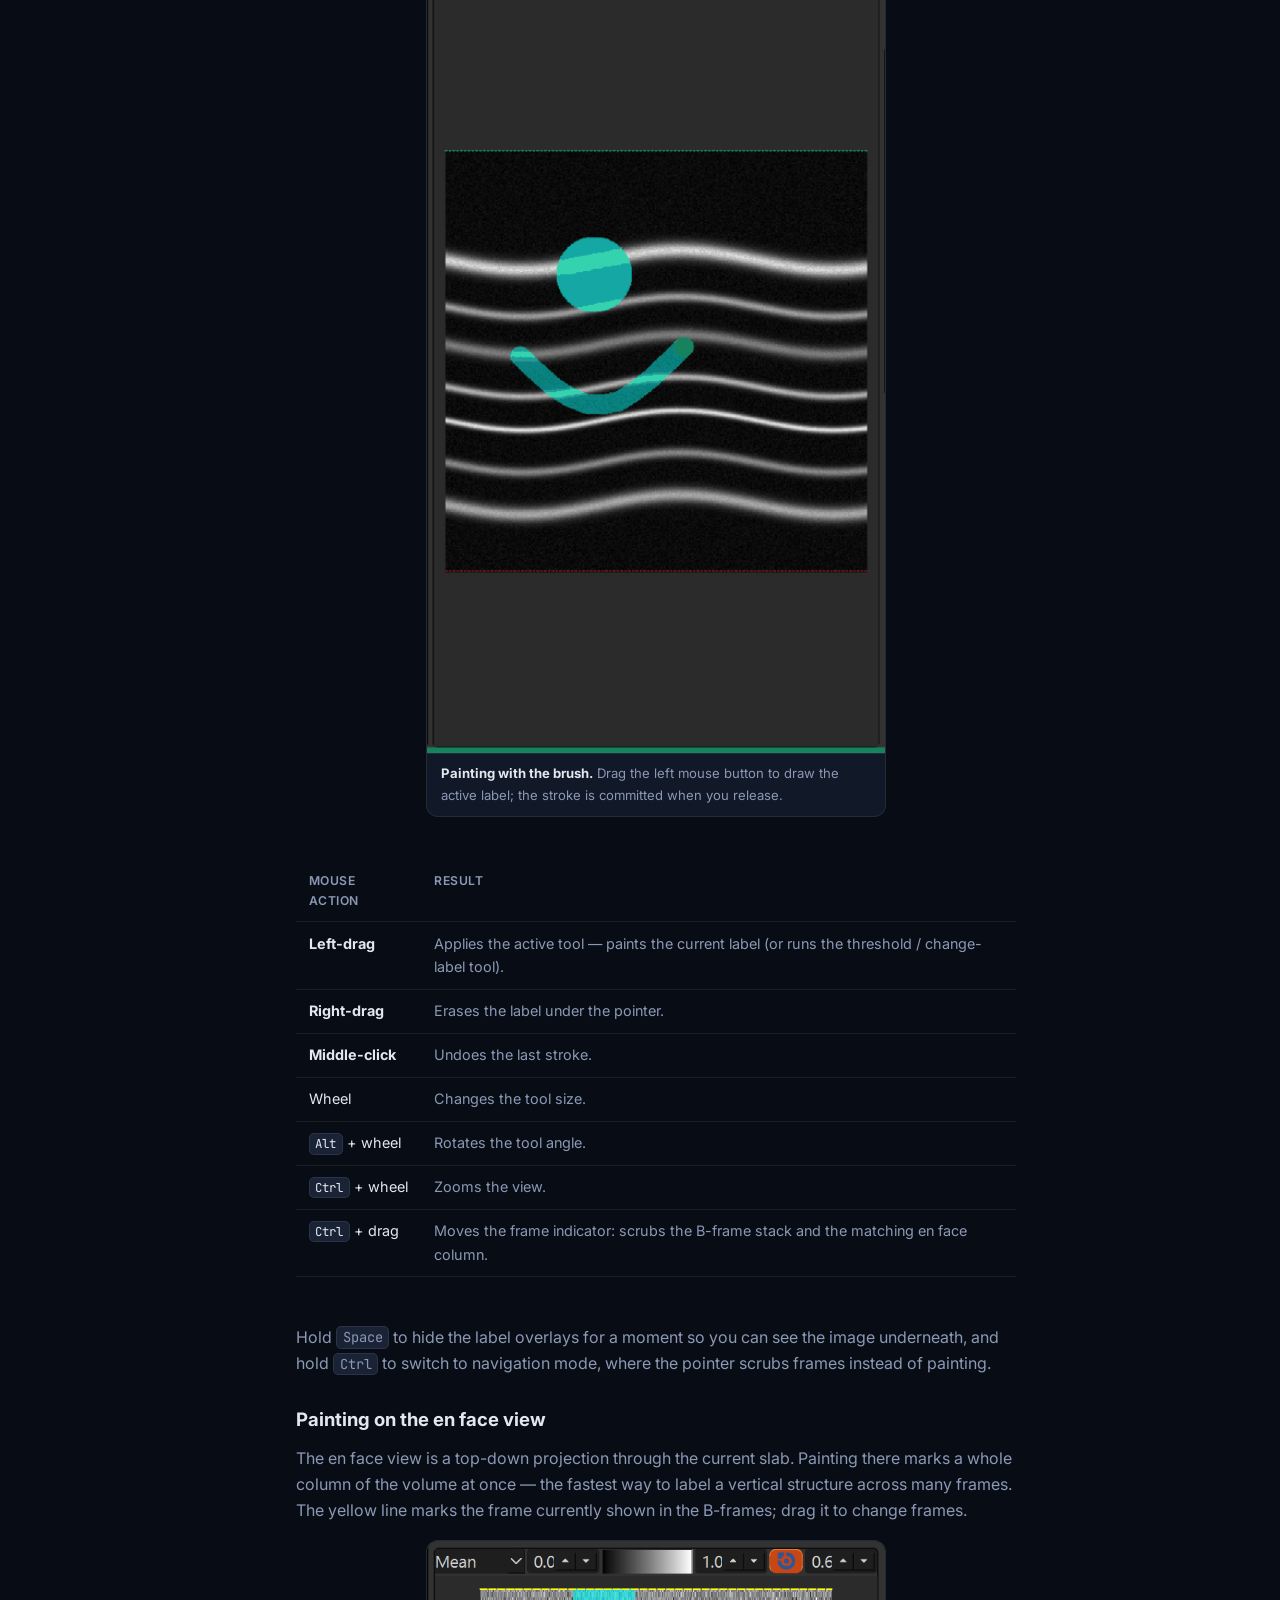
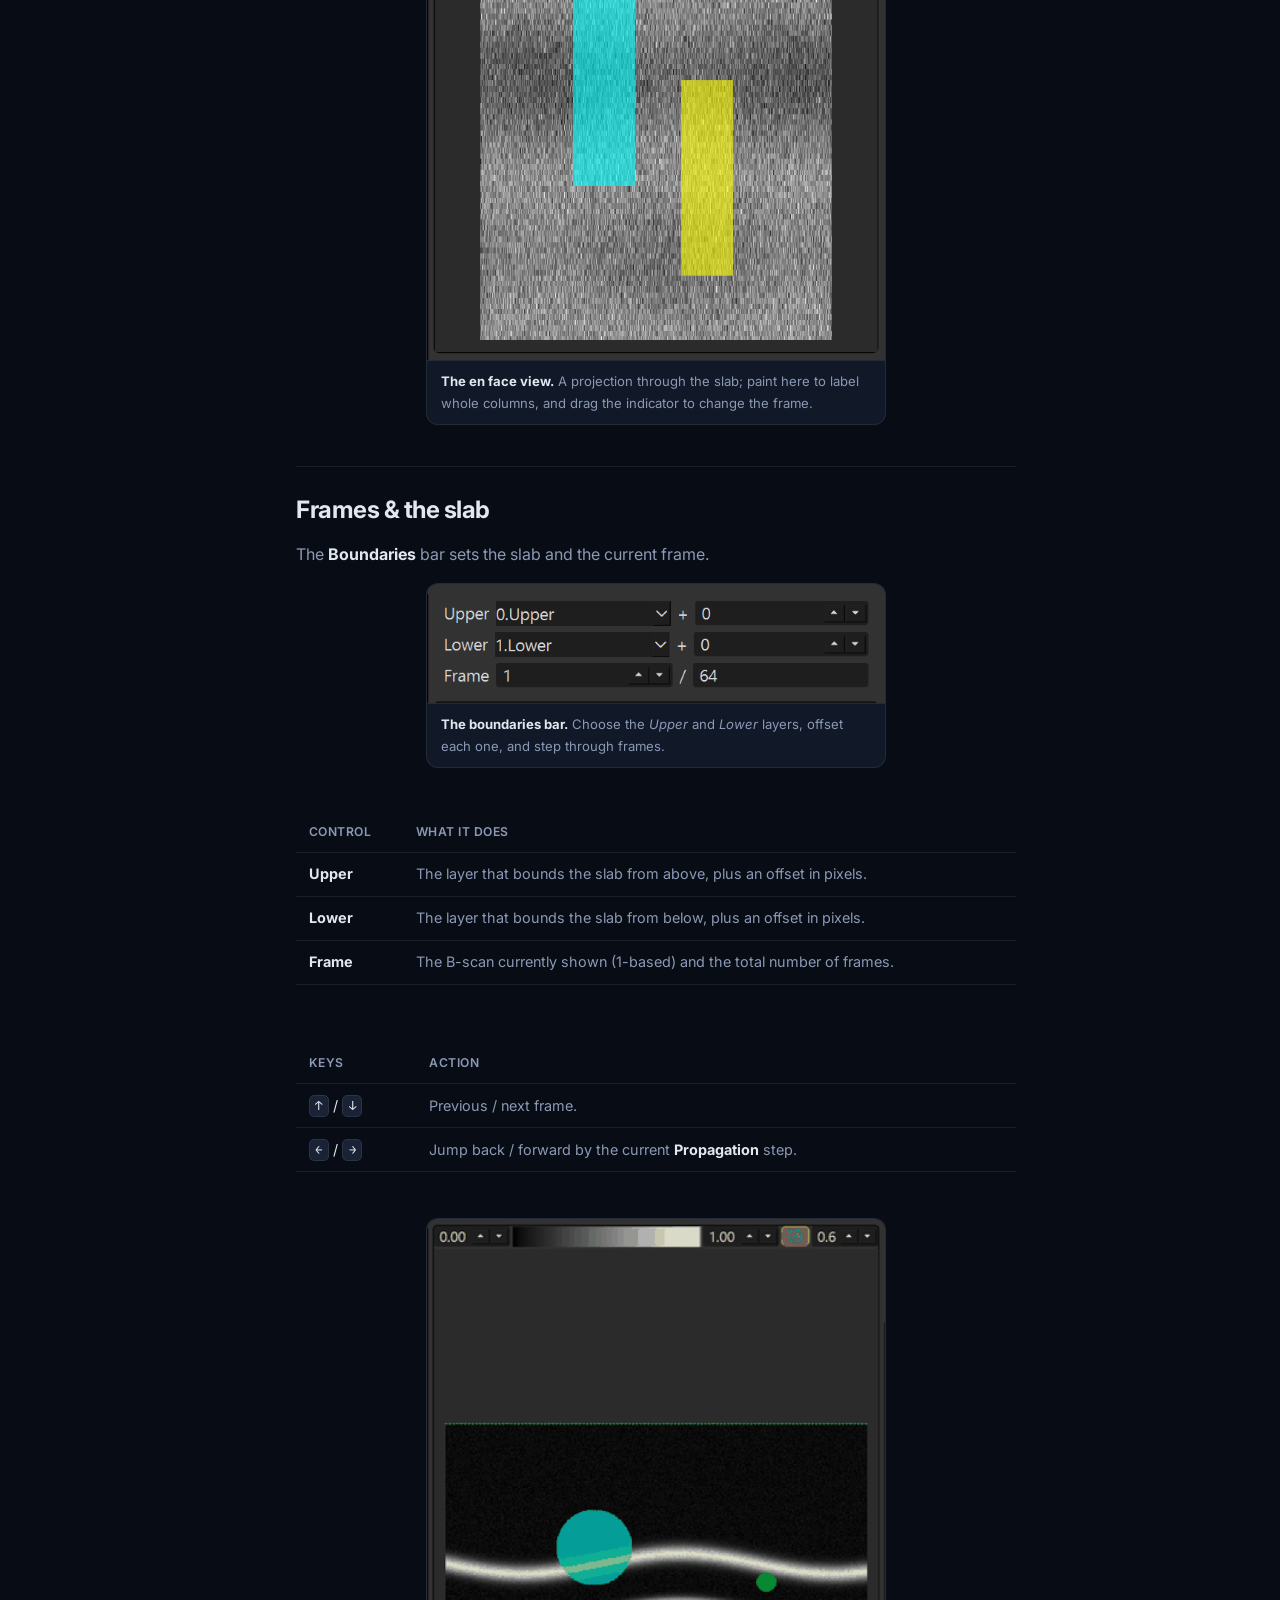
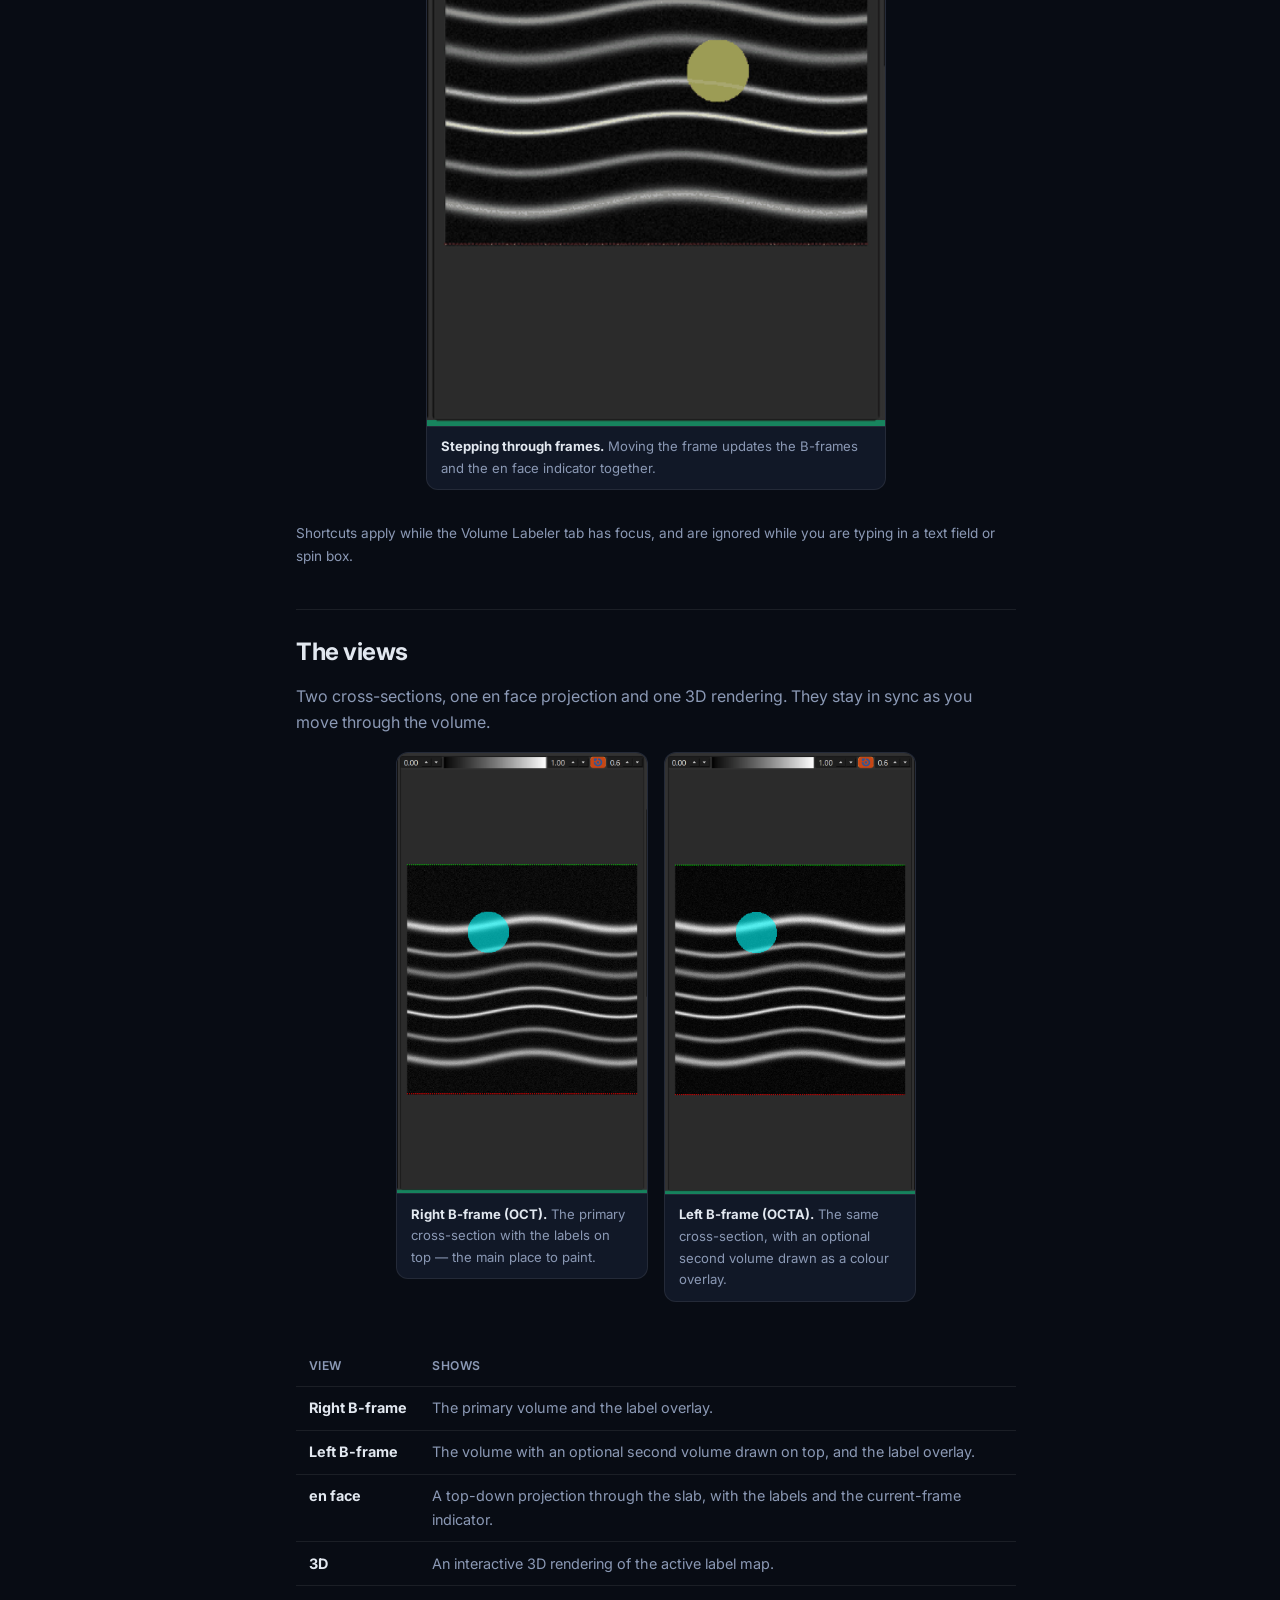
<file: docs/volume-labeler.html>
<!DOCTYPE html>
<html lang="en">
<head>
  <meta charset="UTF-8" />
  <meta name="viewport" content="width=device-width, initial-scale=1.0" />
  <title>Volume Labeler — MedICS Documentation</title>
  <meta name="description" content="User guide for the MedICS Volume Labeler extension: paint labels on B-frames and en face projections, constrain work to a slab with boundary curves, measure, inspect in 3D and export label maps." />
  <link rel="preconnect" href="https://fonts.googleapis.com" />
  <link href="https://fonts.googleapis.com/css2?family=Inter:wght@400;500;600;700&family=JetBrains+Mono:wght@400;500&display=swap" rel="stylesheet" />
  <link rel="stylesheet" href="../css/style.css" />
  <link rel="stylesheet" href="../css/docs.css" />
  <link rel="icon" href="../icon/icon.ico" sizes="any" />
  <link rel="icon" type="image/png" href="../icon/icon.png" />
  <link rel="apple-touch-icon" href="../icon/icon.png" />
  <meta property="og:image" content="https://medical-image-computing-suite.github.io/icon/logo.png" />
  <script>
    // Apply the saved theme before first paint, so a light-theme visitor never
    // sees a flash of the dark theme while js/site.js is still loading.
    (function () {
      try {
        var t = localStorage.getItem("medics-theme");
        if (t === "light" || t === "dark") document.documentElement.setAttribute("data-theme", t);
      } catch (e) { /* private mode: keep the dark default */ }
    })();
  </script>
  <script src="../js/site.js" defer></script>
</head>
<body class="docs-body">
  <header class="nav" id="site-nav">
    <noscript>
      <div class="container nav__inner">
        <a class="nav__logo" href="../index.html"><img src="../icon/icon.png" alt="" width="32" height="32" /><em>MedICS</em>Medical Image Computing Suite</a>
        <ul class="nav__fallback">
          <li><a href="../index.html">Introduction</a></li>
          <li><a href="../get-started.html">Get started</a></li>
          <li><a href="../extensions.html">Extensions</a></li>
          <li><a href="../document.html">Documents</a></li>
          <li><a class="btn btn--ghost btn--sm" href="https://github.com/Medical-Image-Computing-Suite/MedICS-Community/wiki" target="_blank" rel="noopener">MedICS Wiki</a></li>
          <li><a class="btn btn--ghost btn--sm" href="https://github.com/medical-image-computing-suite" target="_blank" rel="noopener">GitHub</a></li>
        </ul>
      </div>
    </noscript>
  </header>
  <div class="docs-shell container">
    <aside class="docs-side">
      <div class="docs-side__title">Documentation</div>
      <nav><div class="docs-side__group">Getting started</div><ul><li><a href="../document.html">Overview</a></li></ul><div class="docs-side__group">Basics</div><ul><li><a href="interface.html">Interface &amp; components</a></li><li><a href="settings.html">Settings &amp; preferences</a></li></ul><div class="docs-side__group">Features</div><ul><li><a href="toolboxes.html">Toolboxes</a></li><li><a href="ai-assistant.html">AI assistant</a></li></ul><div class="docs-side__group">Official Extensions</div><ul><li><a href="retinal-layer-segmentation.html">Retinal Layer Segmentation</a></li><li><a class="is-current" href="volume-labeler.html">Volume Labeler</a></li></ul></nav>
    </aside>
    <main class="docs-main">
      <header class="docs-hero">
        <div class="tag">Documents · Official Extensions</div>
        <h1>Volume Labeler</h1>
        <p>Delinating labels on the 3D volume, constrain your work to a slab with boundary curves, measure each label, inspect it in 3D, and export label maps.</p>
      </header>
      <article class="docs-content">
<h2 id="overview">Overview</h2>
<p><strong>Volume Labeler</strong> annotates 3D volume data. Paint labels directly on the cross-sections or
on the top-down projection, keep the work inside a layer slab so you never mark the wrong tissue,
measure how much of each label you have drawn, and save the result as a label map for later use.
Everything runs locally, your data never leave the machine.</p>
<div class="doc-screens"><figure class="doc-figure"><a href="../assets/img/extensions/volume-labeler/main-window.png" target="_blank" rel="noopener"><img loading="lazy" src="../assets/img/extensions/volume-labeler/main-window.png" alt="Volume Labeler. A load and label panel on the left, the painting toolbox along the top, and the B-frame, en face and 3D views on the right."></a><figcaption><strong>Volume Labeler.</strong> The load and label panel on the left, the painting toolbox along the top, and the B-frame, en face and 3D views filling the rest of the window.</figcaption></figure></div>

<h3 id="what-you-can-do">What you can do</h3>
<ul class="plain">
<li>Load a volume, an optional second volume, boundary curves, and a previously saved label map.</li>
<li>Paint labels freely with a brush, or let a threshold tool pick the voxels for you.</li>
<li>Limit painting to a slab defined by an upper and a lower boundary curve.</li>
<li>Paint on the en face projection to label whole columns through the volume at once.</li>
<li>Keep several named label maps and a palette of label classes, each with its own color.</li>
<li>Read the volume and area of every label as you work, and keep free-text notes.</li>
<li>Inspect the labels as a 3D rendering, then save the maps to a file or the workspace.</li>
</ul>

<h2 id="requirements">Requirements</h2>
<ul class="plain">
<li>MedICS, installed and running.</li>

</ul>

<h2 id="install">Install</h2>
<p>Install the extension from inside MedICS — no command line needed.</p>
<div class="steps">
  <div class="step"><h4 id="install-open-manager">Open the Extension Manager</h4><p>In MedICS, open
  <strong>Extensions → Open Extension Manager…</strong> from the menu bar.</p></div>
  <div class="step"><h4 id="install-find">Find the extension</h4><p>Scroll the list to <strong>Volume Labeler</strong>.</p></div>
  <div class="step"><h4 id="install-click">Install it</h4><p>Select the extension and click
  <strong>Install</strong>, then wait for the download to finish.</p></div>
  <div class="step"><h4 id="install-enable">Enable it</h4><p>If it is not already enabled, click
  <strong>Load</strong>. The extension then appears under the <strong>Extensions</strong> menu and on the
  <strong>Activity Bar</strong>.</p></div>
  <div class="step"><h4 id="install-first-run">First run</h4><p>Click the <strong>Volume Labeler</strong> icon on
  the Activity Bar to open it.</p></div>
</div>

<h2 id="quick-start">Quick start</h2>
<div class="steps">
  <div class="step"><h4 id="qs-load">Load a volume</h4><p>Click <strong>Load Data…</strong> and choose a volume, or
  drag a file onto the window. If a volume is already open you are asked whether to
  <strong>Replace</strong> it or <strong>Overlay</strong> the new one.</p></div>
  <div class="step"><h4 id="qs-boundaries">Add boundaries (optional)</h4><p>Click <strong>Load Boundaries…</strong> to
  load layer curves, then pick the <strong>Upper</strong> and <strong>Lower</strong> layers. This limits painting to a slab.</p></div>
  <div class="step"><h4 id="qs-maps">Choose a map and a label</h4><p>In the left panel select a
  <strong>label map</strong> and a <strong>label</strong> class (its colour).</p></div>
  <div class="step"><h4 id="qs-paint">Paint</h4><p>Pick <strong>Brush</strong> (or another tool) in the toolbox and
  paint on <strong>Left B-frame</strong>, <strong>Right B-frame</strong>, or the <strong>en face</strong> view.</p></div>
  <div class="step"><h4 id="qs-review">Review</h4><p>Step through frames and check the <strong>Value</strong> tab and
  the <strong>3D viewer</strong> as you go.</p></div>
  <div class="step"><h4 id="qs-save">Save</h4><p>Click <strong>Save…</strong> to write the maps to a file, or
  <strong>Save to WS</strong> to send them to the MedICS workspace.</p></div>
</div>

<h2 id="window">The Volume Labeler window</h2>
<p>The window is a set of panels around the volume. The <strong>left panel</strong> loads data and manages maps
and labels; the <strong>toolbox</strong> across the top holds the painting tools; the rest shows the volume.</p>
<div class="table-wrap"><table>
<thead><tr><th>Area</th><th>What it is for</th></tr></thead>
<tbody>
<tr><td><strong>Left panel</strong></td><td>Load the volume, boundaries and label maps; manage the label maps and label classes.</td></tr>
<tr><td><strong>Toolbox</strong></td><td>The painting tools, their size and shape, the cleanup steps, and the measurement / note tabs.</td></tr>
<tr><td><strong>Left B-frame</strong></td><td>The left cross-section — the volume as an underlay, with an optional second volume and the labels on top.</td></tr>
<tr><td><strong>Right B-frame</strong></td><td>The centre cross-section — the primary volume and the labels; the main place to paint.</td></tr>
<tr><td><strong>Boundaries</strong></td><td>The upper / lower layer selection, their offsets, and the current frame.</td></tr>
<tr><td><strong>en face</strong></td><td>A top-down projection through the slab; paint here to label whole columns.</td></tr>
<tr><td><strong>3D viewer</strong></td><td>A 3D rendering of the active label map.</td></tr>
<tr><td><strong>Status bar</strong></td><td>Volume information, the pointer readout, and short messages.</td></tr>
</tbody></table></div>

<h2 id="data-source">Loading data</h2>
<div class="doc-screens doc-screens--narrow"><figure class="doc-figure"><a href="../assets/img/extensions/volume-labeler/left-panel.png" target="_blank" rel="noopener"><img loading="lazy" src="../assets/img/extensions/volume-labeler/left-panel.png" alt="The left panel: load buttons, the label-map tree and the label-class tree."></a><figcaption><strong>The left panel.</strong> Loading controls at the top, the label maps below, and the label classes at the bottom.</figcaption></figure></div>

<h3 id="load-volume">Loading a volume</h3>
<p>Click <strong>Load Data…</strong> to choose a file, or drag files and folders onto the window. If a volume is
already open, MedICS asks what to do with the new one.</p>
<div class="table-wrap"><table>
<thead><tr><th>Choice</th><th>Effect</th></tr></thead>
<tbody>
<tr><td><strong>Replace</strong></td><td>Clears the current labels and loads the new volume in their place.</td></tr>
<tr><td><strong>Overlay</strong></td><td>Keeps the current volume and layers the new data on top of it as a second (overlay) volume.</td></tr>
<tr><td><strong>Cancel</strong></td><td>Does nothing.</td></tr>
</tbody></table></div>
<p>Supported volume formats include <code>.med</code>, <code>.tif</code>/<code>.tiff</code>, <code>.mat</code>,
<code>.oct</code>, <code>.foct</code>, <code>.dcm</code> and <code>.img</code>. A file whose type is not
obvious opens the <strong>Select Data Type</strong> dialog, where you say whether it is <strong>Volume Data</strong>,
an <strong>Overlay</strong>, <strong>Label Data</strong> or <strong>Boundary Data</strong>.</p>

<h3 id="companions">Companions loaded automatically</h3>
<p>When a volume loads, the extension looks next to it for related files and loads them too:</p>
<div class="table-wrap"><table>
<thead><tr><th>File</th><th>What it is</th></tr></thead>
<tbody>
<tr><td><code>&lt;name&gt;_lmp.tiff</code> or <code>&lt;name&gt;_lmp.med</code></td><td>A saved label map (the newest is preferred when both exist).</td></tr>
<tr><td>Boundary files — <code>seg.mat</code>, <code>_seg.mat</code>, <code>segmentation.mat</code> and their <code>.med</code> forms</td><td>Layer curves for the upper and lower boundaries.</td></tr>
<tr><td><code>&lt;name&gt;.ssada</code> and other second-volume siblings</td><td>A second volume drawn as an overlay on Left B-frame.</td></tr>
</tbody></table></div>

<h3 id="boundaries">Boundaries</h3>
<p>Click <strong>Load Boundaries…</strong> to load layer curves (<code>.json</code>, <code>.mat</code>, <code>.med</code>,
<code>.dcm</code>). Then choose the <strong>Upper</strong> and <strong>Lower</strong> layers and, if needed, nudge each
one with its offset. The slab between them drives the en face projection and shades the B-frames, so
painting stays inside the tissue you care about. See <a href="#frame">Frames &amp; the slab</a>.</p>

<h3 id="label-maps-load">Label maps</h3>
<p>Click <strong>Load Label Map…</strong> to bring back a saved map (<code>.tiff</code>, <code>.med</code>, <code>.mat</code>,
<code>.png</code>). Maps written by this extension store their data under a <code>label</code> tag, so they
reload without any extra questions. You can also drop a label file onto the window, or load a
labelled array from the workspace.</p>

<h3 id="load-data-settings">Load Data Settings</h3>
<p>The <strong>Settings…</strong> button opens <strong>Load Data Settings</strong>. Use it when a file is not recognised, or
to teach the extension a custom format. It works the same way as in the Retinal Layer Segmentation
extension.</p>
<div class="doc-screens doc-screens--wide"><figure class="doc-figure"><a href="../assets/img/extensions/volume-labeler/dialog-load-data-settings.png" target="_blank" rel="noopener"><img loading="lazy" src="../assets/img/extensions/volume-labeler/dialog-load-data-settings.png" alt="Load Data Settings dialog: a list of loader functions on the left, assignment rows for Data, Label Map and Boundary, and a code preview."></a><figcaption><strong>Load Data Settings.</strong> Pick a loader function, assign it to Data, Label Map or Boundary, and set the file patterns it should handle.</figcaption></figure></div>
<div class="table-wrap"><table>
<thead><tr><th>Element</th><th>What it does</th></tr></thead>
<tbody>
<tr><td>Loader list</td><td>Every loader function found in the custom-loader folder, shown as <code>module.function</code>. Select one to assign it or preview its code.</td></tr>
<tr><td>Remove / Delete</td><td>Marks the selected function as deleted so it is no longer offered.</td></tr>
<tr><td>Add from file</td><td>Copies a loader <code>.py</code> file into the custom-loader folder and rescans the list.</td></tr>
<tr><td>Add from code</td><td>Opens a small editor to write or edit a loader function.</td></tr>
<tr><td>Data &gt;&gt; / Label Map &gt;&gt; / Boundary &gt;&gt;</td><td>Assigns the selected function as the loader for that input.</td></tr>
<tr><td>Filters</td><td>The file patterns the assigned loader handles, for example <code>*.mat *.tif</code>. A filter is required for every assigned loader.</td></tr>
<tr><td>Clear (×)</td><td>Returns that row to the built-in loader.</td></tr>
<tr><td>Code preview</td><td>Read-only source of the selected function.</td></tr>
</tbody></table></div>

<h2 id="maps-and-labels">Label maps &amp; label classes</h2>

<h3 id="maps">Label maps</h3>
<p>A <strong>label map</strong> is one full 3D labelling of the volume. You start with a single map called
<strong>Default</strong>, and you can keep several — for example one per structure, or one per annotator.</p>
<div class="table-wrap"><table>
<thead><tr><th>Column / button</th><th>What it does</th></tr></thead>
<tbody>
<tr><td><strong>Name</strong></td><td>The map's name. The selected map is the one you paint into and the one the 3D viewer shows.</td></tr>
<tr><td><strong>Edit</strong> (pencil)</td><td>Opens <strong>Edit Label Map</strong> to change the name and description.</td></tr>
<tr><td><strong>Delete</strong> (trash)</td><td>Removes the map after a confirmation. At least one map must always remain.</td></tr>
<tr><td><strong>Add…</strong></td><td>Opens <strong>Add Label Map</strong> to create a new, empty map — or a copy of an existing one.</td></tr>
<tr><td><strong>Load Label Map…</strong></td><td>Loads maps from a file.</td></tr>
<tr><td><strong>Save…</strong> / <strong>Save to WS</strong></td><td>Save the maps to a file, or send them to the workspace.</td></tr>
</tbody></table></div>
<div class="doc-screens doc-screens--medium"><figure class="doc-figure"><a href="../assets/img/extensions/volume-labeler/dialog-add-map.png" target="_blank" rel="noopener"><img loading="lazy" src="../assets/img/extensions/volume-labeler/dialog-add-map.png" alt="Add Label Map dialog: a Name field, a Description box, and a Copy from map choice."></a><figcaption><strong>Add Label Map.</strong> Name the new map, describe it, and optionally copy the contents of an existing map.</figcaption></figure></div>
<div class="table-wrap"><table>
<thead><tr><th>Field</th><th>What it does</th></tr></thead>
<tbody>
<tr><td><strong>Name</strong></td><td>The new map's name; it must be unique.</td></tr>
<tr><td><strong>Description</strong></td><td>An optional description shown as a tooltip in the map list.</td></tr>
<tr><td><strong>Copy from map</strong></td><td>Choose <em>None</em> for an empty map, or pick an existing map to start from a copy of it.</td></tr>
</tbody></table></div>

<h3 id="labels">Label classes</h3>
<p>The <strong>Label</strong> list holds your paint classes. The extension starts with <strong>32</strong> ready-made
labels, each with its own colour; the first six are the classic primaries (cyan, yellow, green, red,
blue, magenta). The active label — marked with a dot — is the value every tool writes.</p>
<div class="table-wrap"><table>
<thead><tr><th>Column / button</th><th>What it does</th></tr></thead>
<tbody>
<tr><td><strong>Label</strong></td><td>The class name. Click a row to make it the active paint label.</td></tr>
<tr><td><strong>Color</strong></td><td>The class colour swatch; click it to change the colour.</td></tr>
<tr><td><strong>Edit</strong> (pencil)</td><td>Opens <strong>Modify Label</strong> to change the name, colour and description.</td></tr>
<tr><td><strong>Add Label…</strong></td><td>Adds a new class.</td></tr>
</tbody></table></div>
<div class="doc-screens doc-screens--pair"><figure class="doc-figure"><a href="../assets/img/extensions/volume-labeler/dialog-add-label.png" target="_blank" rel="noopener"><img loading="lazy" src="../assets/img/extensions/volume-labeler/dialog-add-label.png" alt="Add Label dialog: Name, Color and Discription fields."></a><figcaption><strong>Add Label.</strong> Name the class, choose its colour, and describe it. <strong>Modify Label</strong> offers the same fields for an existing class.</figcaption></figure></div>
<p class="anchor-note">Label names must be unique and cannot be empty. Colour changes take effect
straight away in every view. Value 0 is always the untouched background, and paints as transparent.</p>

<h2 id="toolbox">The toolbox</h2>
<p>The toolbox runs along the top of the window. It holds the tool size and shape, the cleanup steps
that tidy a stroke, the painting tools themselves, and two tabs — <strong>Value</strong> and <strong>Note</strong>.</p>
<div class="doc-screens"><figure class="doc-figure"><a href="../assets/img/extensions/volume-labeler/toolbox.png" target="_blank" rel="noopener"><img loading="lazy" src="../assets/img/extensions/volume-labeler/toolbox.png" alt="The toolbox: size and shape parameters, cleanup steps, the painting tools, and the Value and Note tabs."></a><figcaption><strong>The toolbox.</strong> Size and shape, the cleanup steps, the painting tools, and the <em>Value</em> / <em>Note</em> tabs.</figcaption></figure></div>

<h3 id="tool-settings">Size &amp; shape</h3>
<div class="table-wrap"><table>
<thead><tr><th>Control</th><th>What it does</th></tr></thead>
<tbody>
<tr><td><strong>Tool size</strong></td><td>The brush diameter, in pixels (1–500; default 25).</td></tr>
<tr><td><strong>Shape</strong></td><td>The brush outline — <em>disk</em>, <em>square</em>, <em>rod</em> or <em>ellipse</em>.</td></tr>
<tr><td><strong>Angle</strong></td><td>The orientation of the <em>rod</em> and <em>ellipse</em> shapes, in degrees (0–359).</td></tr>
</tbody></table></div>
<p>You can change the size and angle without leaving the image: scroll the wheel to resize, and hold
<kbd>Alt</kbd> while scrolling to rotate.</p>

<h3 id="cleanup">Cleanup</h3>
<div class="table-wrap"><table>
<thead><tr><th>Control</th><th>What it does</th></tr></thead>
<tbody>
<tr><td><strong>Fill holes</strong></td><td>Fills holes smaller than this many pixels inside a stroke. Set it to 0 to leave holes alone.</td></tr>
<tr><td><strong>Region filter</strong></td><td>Removes connected regions smaller than this many pixels, cleaning up stray specks (default 25).</td></tr>
<tr><td><strong>Propagation</strong></td><td>How many frames the <kbd>←</kbd> / <kbd>→</kbd> keys jump (default 5).</td></tr>
</tbody></table></div>

<h3 id="tools">Painting tools</h3>
<p>Exactly one tool is active at a time. Click a tool to turn it on; click it again (or press its key)
to turn it off.</p>
<div class="table-wrap"><table>
<thead><tr><th>Tool</th><th>Key</th><th>What it does</th></tr></thead>
<tbody>
<tr><td><strong>Brush</strong></td><td><kbd>Q</kbd></td><td>Paints the active label under the pointer as you drag.</td></tr>
<tr><td><strong>ChangeLabel</strong></td><td><kbd>W</kbd></td><td>Repaints pixels that already carry a label to the active label — handy for fixing a wrong class.</td></tr>
<tr><td><strong>T-Min</strong></td><td><kbd>E</kbd></td><td>Labels pixels darker than the value you click, plus the &ldquo;v +&rdquo; offset.</td></tr>
<tr><td><strong>T-Max</strong></td><td><kbd>R</kbd></td><td>Labels pixels brighter than the value you click, plus the &ldquo;v +&rdquo; offset.</td></tr>
<tr><td><strong>T-Range</strong></td><td><kbd>T</kbd></td><td>Labels pixels within a value window around the value you click (a low and a high offset).</td></tr>
</tbody></table></div>
<p class="anchor-note">The three threshold tools select by the pixel value under the pointer, so they
give you a quick, intensity-aware fill instead of painting every voxel by hand.</p>

<h2 id="painting">Painting</h2>
<p>Choose a tool in the toolbox, make sure the right <strong>label</strong> and <strong>map</strong> are selected, then
paint on <strong>Left B-frame</strong>, <strong>Right B-frame</strong> or the <strong>en face</strong> view.</p>
<div class="doc-screens doc-screens--medium"><figure class="doc-figure"><a href="../assets/img/extensions/volume-labeler/gif/paint-brush.gif" target="_blank" rel="noopener"><img loading="lazy" src="../assets/img/extensions/volume-labeler/gif/paint-brush.gif" alt="Painting a stroke with the brush on Right B-frame; the label appears under the pointer."></a><figcaption><strong>Painting with the brush.</strong> Drag the left mouse button to draw the active label; the stroke is committed when you release.</figcaption></figure></div>
<div class="table-wrap"><table>
<thead><tr><th>Mouse action</th><th>Result</th></tr></thead>
<tbody>
<tr><td><strong>Left-drag</strong></td><td>Applies the active tool — paints the current label (or runs the threshold / change-label tool).</td></tr>
<tr><td><strong>Right-drag</strong></td><td>Erases the label under the pointer.</td></tr>
<tr><td><strong>Middle-click</strong></td><td>Undoes the last stroke.</td></tr>
<tr><td>Wheel</td><td>Changes the tool size.</td></tr>
<tr><td><kbd>Alt</kbd> + wheel</td><td>Rotates the tool angle.</td></tr>
<tr><td><kbd>Ctrl</kbd> + wheel</td><td>Zooms the view.</td></tr>
<tr><td><kbd>Ctrl</kbd> + drag</td><td>Moves the frame indicator: scrubs the B-frame stack and the matching en face column.</td></tr>
</tbody></table></div>
<p>Hold <kbd>Space</kbd> to hide the label overlays for a moment so you can see the image underneath,
and hold <kbd>Ctrl</kbd> to switch to navigation mode, where the pointer scrubs frames instead of painting.</p>

<h3 id="enface-painting">Painting on the en face view</h3>
<p>The en face view is a top-down projection through the current slab. Painting there marks a whole
column of the volume at once — the fastest way to label a vertical structure across many frames. The
yellow line marks the frame currently shown in the B-frames; drag it to change frames.</p>
<div class="doc-screens doc-screens--medium"><figure class="doc-figure"><a href="../assets/img/extensions/volume-labeler/enface.png" target="_blank" rel="noopener"><img loading="lazy" src="../assets/img/extensions/volume-labeler/enface.png" alt="The en face projection, with its projection mode, contrast controls and label overlay."></a><figcaption><strong>The en face view.</strong> A projection through the slab; paint here to label whole columns, and drag the indicator to change the frame.</figcaption></figure></div>

<h2 id="frame">Frames &amp; the slab</h2>
<p>The <strong>Boundaries</strong> bar sets the slab and the current frame.</p>
<div class="doc-screens doc-screens--medium"><figure class="doc-figure"><a href="../assets/img/extensions/volume-labeler/boundaries.png" target="_blank" rel="noopener"><img loading="lazy" src="../assets/img/extensions/volume-labeler/boundaries.png" alt="The boundaries bar: Upper and Lower layer selection with offsets, and the frame index."></a><figcaption><strong>The boundaries bar.</strong> Choose the <em>Upper</em> and <em>Lower</em> layers, offset each one, and step through frames.</figcaption></figure></div>
<div class="table-wrap"><table>
<thead><tr><th>Control</th><th>What it does</th></tr></thead>
<tbody>
<tr><td><strong>Upper</strong></td><td>The layer that bounds the slab from above, plus an offset in pixels.</td></tr>
<tr><td><strong>Lower</strong></td><td>The layer that bounds the slab from below, plus an offset in pixels.</td></tr>
<tr><td><strong>Frame</strong></td><td>The B-scan currently shown (1-based) and the total number of frames.</td></tr>
</tbody></table></div>
<div class="table-wrap"><table>
<thead><tr><th>Keys</th><th>Action</th></tr></thead>
<tbody>
<tr><td><kbd>↑</kbd> / <kbd>↓</kbd></td><td>Previous / next frame.</td></tr>
<tr><td><kbd>←</kbd> / <kbd>→</kbd></td><td>Jump back / forward by the current <strong>Propagation</strong> step.</td></tr>
</tbody></table></div>
<div class="doc-screens doc-screens--medium"><figure class="doc-figure"><a href="../assets/img/extensions/volume-labeler/gif/frame-navigation.gif" target="_blank" rel="noopener"><img loading="lazy" src="../assets/img/extensions/volume-labeler/gif/frame-navigation.gif" alt="Stepping through frames; the B-frame images change together."></a><figcaption><strong>Stepping through frames.</strong> Moving the frame updates the B-frames and the en face indicator together.</figcaption></figure></div>
<p class="anchor-note">Shortcuts apply while the Volume Labeler tab has focus, and are ignored while you
are typing in a text field or spin box.</p>

<h2 id="views">The views</h2>
<p>Two cross-sections, one en face projection and one 3D rendering. They stay in sync as you move
through the volume.</p>
<div class="doc-screens doc-screens--pair"><figure class="doc-figure"><a href="../assets/img/extensions/volume-labeler/bframe-b-oct.png" target="_blank" rel="noopener"><img loading="lazy" src="../assets/img/extensions/volume-labeler/bframe-b-oct.png" alt="Right B-frame: the primary volume with the label overlay."></a><figcaption><strong>Right B-frame (OCT).</strong> The primary cross-section with the labels on top — the main place to paint.</figcaption></figure><figure class="doc-figure"><a href="../assets/img/extensions/volume-labeler/bframe-a-octa.png" target="_blank" rel="noopener"><img loading="lazy" src="../assets/img/extensions/volume-labeler/bframe-a-octa.png" alt="Left B-frame: the volume with an optional second volume overlay and the labels."></a><figcaption><strong>Left B-frame (OCTA).</strong> The same cross-section, with an optional second volume drawn as a colour overlay.</figcaption></figure></div>
<div class="table-wrap"><table>
<thead><tr><th>View</th><th>Shows</th></tr></thead>
<tbody>
<tr><td><strong>Right B-frame</strong></td><td>The primary volume and the label overlay.</td></tr>
<tr><td><strong>Left B-frame</strong></td><td>The volume with an optional second volume drawn on top, and the label overlay.</td></tr>
<tr><td><strong>en face</strong></td><td>A top-down projection through the slab, with the labels and the current-frame indicator.</td></tr>
<tr><td><strong>3D</strong></td><td>An interactive 3D rendering of the active label map.</td></tr>
</tbody></table></div>

<h3 id="view-toolbar">Per-view controls</h3>
<p>Each image view has a small toolbar above it.</p>
<div class="table-wrap"><table>
<thead><tr><th>Control</th><th>What it does</th></tr></thead>
<tbody>
<tr><td><strong>Low</strong> / <strong>High</strong></td><td>The contrast window: the low and high values mapped to black and white.</td></tr>
<tr><td>Colorbar</td><td>The greyscale (or overlay) ramp; click it to choose a different colour map.</td></tr>
<tr><td><strong>Show/Hide label</strong></td><td>Turns the label overlay on or off.</td></tr>
<tr><td><strong>Transparency</strong></td><td>How strongly the labels show through the image (0 = invisible, 1 = fully opaque).</td></tr>
<tr><td><strong>Projection</strong></td><td>On the en face view: <em>Mean</em>, <em>Maximum</em>, <em>Minimun</em> or <em>Thickness</em>. The mode replots the projection.</td></tr>
</tbody></table></div>
<div class="doc-screens doc-screens--medium"><figure class="doc-figure"><a href="../assets/img/extensions/volume-labeler/gif/label-transparency.gif" target="_blank" rel="noopener"><img loading="lazy" src="../assets/img/extensions/volume-labeler/gif/label-transparency.gif" alt="Changing the label transparency so the image shows through the overlay."></a><figcaption><strong>Label transparency.</strong> Lower the value to see the image underneath the labels.</figcaption></figure></div>
<div class="doc-screens doc-screens--medium"><figure class="doc-figure"><a href="../assets/img/extensions/volume-labeler/gif/enface-projection.gif" target="_blank" rel="noopener"><img loading="lazy" src="../assets/img/extensions/volume-labeler/gif/enface-projection.gif" alt="Cycling the en face projection between Mean, Maximum, Minimum and Thickness."></a><figcaption><strong>en face projection modes.</strong> Cycle <em>Mean</em>, <em>Maximum</em>, <em>Minimun</em> and <em>Thickness</em> to change how the slab is projected.</figcaption></figure></div>

<h3 id="context-menu">B-frame context menu</h3>
<p>Right-click inside a B-frame for display and export actions.</p>
<div class="doc-screens doc-screens--medium"><figure class="doc-figure"><a href="../assets/img/extensions/volume-labeler/context-menu-bframe.png" target="_blank" rel="noopener"><img loading="lazy" src="../assets/img/extensions/volume-labeler/context-menu-bframe.png" alt="The B-frame context menu with boundary, save and workspace entries."></a><figcaption><strong>The B-frame context menu.</strong> Boundary visibility, image and label exports, and <em>Save to ws</em>.</figcaption></figure></div>
<div class="table-wrap"><table>
<thead><tr><th>Item</th><th>Action</th></tr></thead>
<tbody>
<tr><td><strong>Show/Hide upper boundary</strong></td><td>Toggle the upper curve over the image.</td></tr>
<tr><td><strong>Show/Hide lower boundary</strong></td><td>Toggle the lower curve over the image.</td></tr>
<tr><td><strong>Save image…</strong></td><td>Save the current frame as an image.</td></tr>
<tr><td><strong>Save stack image…</strong></td><td>Save the whole stack as an image.</td></tr>
<tr><td><strong>Save label…</strong></td><td>Save the current frame's label overlay.</td></tr>
<tr><td><strong>Save stack label…</strong></td><td>Save the whole stack's label overlay.</td></tr>
<tr><td><strong>Save image with label…</strong></td><td>Save the current frame with the labels drawn on it.</td></tr>
<tr><td><strong>Save stack image with label…</strong></td><td>Save the whole stack with the labels drawn on every frame.</td></tr>
<tr><td><strong>Save image with label and curve…</strong></td><td>Save the current frame with both the labels and the layer curves.</td></tr>
<tr><td><strong>Save stack image with label and curve…</strong></td><td>The same, for every frame.</td></tr>
<tr><td><strong>Save to ws…</strong></td><td>Send one of the panel's layers (image or label) to the MedICS workspace.</td></tr>
</tbody></table></div>
<p class="anchor-note">The en face view has its own menu with <strong>View All</strong>, the centre-point and
ETDRS-grid toggles, the image and label saves, and <strong>Save to ws</strong>.</p>

<h3 id="viewer-3d">The 3D viewer</h3>
<p>The 3D dock renders the <strong>active label map</strong> (not the raw volume), so you can orbit a shape and
confirm a label is where you expect it. Its toolbar has a mode selector, a lighting preset and a
camera reset.</p>
<div class="table-wrap"><table>
<thead><tr><th>Control</th><th>What it does</th></tr></thead>
<tbody>
<tr><td><strong>3D / Enface</strong></td><td>Switches the dock between the 3D rendering and the overlay-volume en face (enabled once a second volume is loaded).</td></tr>
<tr><td><strong>Lighting</strong></td><td>One of <em>Headlight</em>, <em>Three Lights</em>, <em>Ambient</em> or <em>Studio</em>.</td></tr>
<tr><td><strong>Reset Camera</strong></td><td>Returns the camera to its default view.</td></tr>
</tbody></table></div>
<p>Drag to orbit, scroll to zoom, and use the on-screen axis gizmo to re-orient the camera. If 3D
rendering is unavailable, the dock shows a short note instead.</p>

<h2 id="measurements">Measurements &amp; notes</h2>
<p>The toolbox has two tabs next to the tools.</p>
<div class="table-wrap"><table>
<thead><tr><th>Tab</th><th>What it shows</th></tr></thead>
<tbody>
<tr><td><strong>Value</strong></td><td>A table of measurements for the active map. Each label gets a column, with rows for <strong>Volume (voxels)</strong> and <strong>Area (pixels)</strong>, and each cell also shows the percentage of the total.</td></tr>
<tr><td><strong>Note</strong></td><td>A free-text box. What you type here is saved together with the label maps.</td></tr>
</tbody></table></div>
<p>The measurements update as you edit labels, in the background, so the window stays responsive while
you paint.</p>

<h2 id="save">Saving &amp; exporting</h2>
<p><strong>Save…</strong> opens <strong>Save Label Map As</strong> with a default name of <code>&lt;volume&gt;_lmp</code>. Pick a
format:</p>
<div class="table-wrap"><table>
<thead><tr><th>Format</th><th>What it stores</th></tr></thead>
<tbody>
<tr><td><strong>TIFF</strong> (<code>.tiff</code> / <code>.tif</code>)</td><td>All maps stacked along the frame axis, with the colour map and a description in the metadata.</td></tr>
<tr><td><strong>MAT</strong> (<code>.mat</code>)</td><td>The maps, label definitions, notes and descriptions under a <code>label</code> tag.</td></tr>
<tr><td><strong>MED</strong> (<code>.med</code>)</td><td>The same <code>label</code> payload in MedICS's own format.</td></tr>
<tr><td><strong>MedImage</strong> (<code>.medimage</code> / <code>.medimg</code> / <code>.mi</code>)</td><td>A full image bundle of the session.</td></tr>
</tbody></table></div>
<p><strong>Save to WS</strong> instead asks for a workspace variable name (defaulting to the current map's name)
and stores the maps there, ready for other MedICS tools.</p>
<p class="anchor-note">Every file the extension writes is tagged, so when you load it back the maps,
labels, colours and notes are recognised and restored without any extra prompts.</p>

<h2 id="status-bar">Status bar</h2>
<p>The green bar along the bottom reports what is happening.</p>
<div class="table-wrap"><table>
<thead><tr><th>Readout</th><th>Meaning</th></tr></thead>
<tbody>
<tr><td>Background tasks</td><td>Short notes such as <em>Syncing enface to volume</em> or <em>Updating measurements</em> while work runs in the background.</td></tr>
<tr><td>Mouse position</td><td>Where the pointer is over the image.</td></tr>
<tr><td>Pixel value</td><td>The value under the pointer.</td></tr>
<tr><td>Data summary</td><td>The volume number, its shape, data type and value range, plus the second volume's shape when one is loaded.</td></tr>
</tbody></table></div>
<p>One-off messages — loading, saving, warnings — also appear here.</p>

<h2 id="keyboard">Keyboard shortcuts</h2>
<div class="table-wrap"><table>
<thead><tr><th>Keys</th><th>Action</th></tr></thead>
<tbody>
<tr><td><kbd>↑</kbd> / <kbd>↓</kbd></td><td>Previous / next frame.</td></tr>
<tr><td><kbd>←</kbd> / <kbd>→</kbd></td><td>Jump by the current <strong>Propagation</strong> step.</td></tr>
<tr><td><kbd>Q</kbd></td><td>Toggle the <strong>Brush</strong> tool.</td></tr>
<tr><td><kbd>W</kbd></td><td>Toggle the <strong>ChangeLabel</strong> tool.</td></tr>
<tr><td><kbd>E</kbd></td><td>Toggle the <strong>T-Min</strong> tool.</td></tr>
<tr><td><kbd>R</kbd></td><td>Toggle the <strong>T-Max</strong> tool.</td></tr>
<tr><td><kbd>T</kbd></td><td>Toggle the <strong>T-Range</strong> tool.</td></tr>
<tr><td><kbd>Space</kbd> (hold)</td><td>Temporarily hide the label overlays.</td></tr>
<tr><td><kbd>Ctrl</kbd> (hold)</td><td>Navigation mode — the pointer scrubs frames instead of painting.</td></tr>
</tbody></table></div>

<h2 id="mouse">Mouse &amp; interaction</h2>
<div class="table-wrap"><table>
<thead><tr><th>Action</th><th>Result</th></tr></thead>
<tbody>
<tr><td>Left-drag in a view</td><td>Applies the active tool (paints, or erases with the right button).</td></tr>
<tr><td>Right-drag</td><td>Erases labels under the pointer.</td></tr>
<tr><td>Middle-click</td><td>Undoes the last stroke.</td></tr>
<tr><td>Wheel</td><td>Changes the tool size.</td></tr>
<tr><td><kbd>Alt</kbd> + wheel</td><td>Rotates the tool angle.</td></tr>
<tr><td><kbd>Ctrl</kbd> + wheel</td><td>Zooms the view.</td></tr>
<tr><td><kbd>Ctrl</kbd> + drag</td><td>Scrubs frames via the indicator.</td></tr>
<tr><td>Drag in the 3D view</td><td>Orbits the rendering; scroll to zoom.</td></tr>
<tr><td>Right-click a B-frame or en face</td><td>Opens that view's context menu.</td></tr>
</tbody></table></div>

<h2 id="limits">Notes &amp; limitations</h2>
<ul class="plain">
<li>A label map is a full 3D volume, so large volumes use a lot of memory; the 3D view is refreshed in the background to keep painting smooth.</li>
<li>Painting on the en face view updates the 3D label volume in the background; the sync follows shortly after you release the mouse.</li>
<li>Non-square volumes are shown square in the en face view; painting maps back to the true size automatically.</li>
<li>The 3D viewer renders labels, not intensities — it is a way to check labels, not to review the image.</li>
<li>Everything is computed locally; no image data is uploaded.</li>
</ul>
      </article>
      <nav class="docs-pager"><a class="prev" href="retinal-layer-segmentation.html"><span>&#8592; Previous</span>Retinal Layer Segmentation</a></nav>
    </main>
    <aside class="docs-toc">
      <div class="docs-toc__title">On this page</div>
      <nav><ul><li><a class="lvl-2" href="#overview">Overview</a></li><li><a class="lvl-2" href="#requirements">Requirements</a></li><li><a class="lvl-2" href="#install">Install</a></li><li><a class="lvl-2" href="#quick-start">Quick start</a></li><li><a class="lvl-2" href="#window">The Volume Labeler window</a></li><li><a class="lvl-2" href="#data-source">Loading data</a></li><li><a class="lvl-3" href="#load-data-settings">Load Data Settings</a></li><li><a class="lvl-2" href="#maps-and-labels">Label maps &amp; label classes</a></li><li><a class="lvl-2" href="#toolbox">The toolbox</a></li><li><a class="lvl-2" href="#painting">Painting</a></li><li><a class="lvl-2" href="#frame">Frames &amp; the slab</a></li><li><a class="lvl-2" href="#views">The views</a></li><li><a class="lvl-3" href="#view-toolbar">Per-view controls</a></li><li><a class="lvl-3" href="#context-menu">B-frame context menu</a></li><li><a class="lvl-3" href="#viewer-3d">The 3D viewer</a></li><li><a class="lvl-2" href="#measurements">Measurements &amp; notes</a></li><li><a class="lvl-2" href="#save">Saving &amp; exporting</a></li><li><a class="lvl-2" href="#status-bar">Status bar</a></li><li><a class="lvl-2" href="#keyboard">Keyboard shortcuts</a></li><li><a class="lvl-2" href="#mouse">Mouse &amp; interaction</a></li><li><a class="lvl-2" href="#limits">Notes &amp; limitations</a></li></ul></nav>
    </aside>
  </div>
  <footer class="footer">
    <div class="container footer__inner">
      <span class="footer__brand"><img src="../icon/icon.png" alt="" width="22" height="22" />© 2024–2026 MedICS. All rights reserved.</span>
      <a href="../document.html">Documentation</a>
    </div>
  </footer>
</body>
</html>
</file>
<file: css/style.css>
*, *::before, *::after { box-sizing: border-box; margin: 0; padding: 0; }

:root {
  color-scheme: dark;
  --bg: #080c14;
  --bg-alt: #0d1220;
  --surface: #111827;
  --surface-2: #1a2236;
  --border: rgba(255, 255, 255, 0.08);
  --border-2: rgba(255, 255, 255, 0.14);
  --accent: #3b82f6;
  --accent-2: #8b5cf6;
  --accent-3: #06b6d4;
  --text: #e2e8f0;
  --muted: #8b99b5;
  /* Surfaces that would otherwise be hard-coded, so the light theme can
     restate them without duplicating whole rules. */
  --nav-bg: rgba(8, 12, 20, 0.86);
  --nav-bg-solid: rgba(8, 12, 20, 0.97);
  --ghost-bg: rgba(255, 255, 255, 0.05);
  --ghost-bg-hover: rgba(255, 255, 255, 0.1);
  --hover-tint: rgba(255, 255, 255, 0.04);
  --code-bg: #0b1220;
  --code-text: #d6e4ff;
  --code-text-dim: #b9c8e6;
  --font: "Inter", system-ui, sans-serif;
  --mono: "JetBrains Mono", "Fira Code", ui-monospace, monospace;
  --radius: 12px;
  /* Height of the sticky nav, used to offset anchor scrolling. */
  --nav-h: 64px;
}

/* Light theme — the same variable names, restated. Applied to <html> by the
   theme switcher (js/site.js), so every page picks it up from this one file. */
[data-theme="light"] {
  color-scheme: light;
  --bg: #f6f8fc;
  --bg-alt: #eaeff7;
  --surface: #ffffff;
  --surface-2: #f1f5f9;
  --border: rgba(15, 23, 42, 0.1);
  --border-2: rgba(15, 23, 42, 0.18);
  --accent: #2563eb;
  --accent-2: #7c3aed;
  /* Darker cyan: --accent-3 is small uppercase text, which needs the contrast. */
  --accent-3: #0e7490;
  --text: #0f172a;
  --muted: #55637a;
  --nav-bg: rgba(246, 248, 252, 0.86);
  --nav-bg-solid: rgba(246, 248, 252, 0.97);
  --ghost-bg: rgba(15, 23, 42, 0.04);
  --ghost-bg-hover: rgba(15, 23, 42, 0.08);
  --hover-tint: rgba(15, 23, 42, 0.05);
  --code-bg: #f4f7fb;
  --code-text: #1e293b;
  --code-text-dim: #4a5568;
}

html { scroll-behavior: smooth; }

/* The nav is sticky, so an anchor jump would put the target underneath it.
   Reserve the nav's height (plus breathing room) for anything that can be an
   anchor target, which also covers cross-page links such as
   docs/interface.html#variables and in-page ones like #installer. */
[id] { scroll-margin-top: calc(var(--nav-h) + 1.25rem); }

body {
  font-family: var(--font);
  background: var(--bg);
  color: var(--text);
  line-height: 1.65;
  -webkit-font-smoothing: antialiased;
  transition: background-color 0.2s ease, color 0.2s ease;
}

a { color: var(--accent); text-decoration: none; }
a:hover { color: var(--accent-3); }

.container {
  width: min(1080px, 100% - 2.5rem);
  margin-inline: auto;
}

.gradient {
  background: linear-gradient(135deg, var(--accent), var(--accent-2) 60%, var(--accent-3));
  -webkit-background-clip: text;
  background-clip: text;
  -webkit-text-fill-color: transparent;
}

.btn {
  display: inline-flex;
  align-items: center;
  gap: 0.5rem;
  font-weight: 600;
  border-radius: 8px;
  border: none;
  cursor: pointer;
  text-decoration: none;
  padding: 0.8rem 1.5rem;
  font-size: 0.95rem;
  font-family: inherit;
  transition: transform 0.18s, box-shadow 0.18s, background 0.18s;
}
.btn--primary {
  background: linear-gradient(135deg, var(--accent), var(--accent-2));
  color: #fff;
  box-shadow: 0 4px 20px rgba(59, 130, 246, 0.35);
}
.btn--primary:hover { color: #fff; transform: translateY(-2px); }
.btn--ghost {
  background: var(--ghost-bg);
  color: var(--text);
  border: 1.5px solid var(--border-2);
}
.btn--ghost:hover { color: var(--text); background: var(--ghost-bg-hover); }
/* A flat, solid accent button — paired with .btn--primary in the docs footer. */
.btn--secondary {
  background: var(--accent);
  color: #fff;
  box-shadow: 0 4px 16px rgba(59, 130, 246, 0.25);
}
.btn--secondary:hover { color: #fff; transform: translateY(-2px); }
.btn--sm { padding: 0.4rem 0.95rem; font-size: 0.8rem; }

.nav {
  position: sticky;
  top: 0;
  z-index: 50;
  /* Reserved so the bar keeps its height before js/site.js renders the links. */
  min-height: 64px;
  background: var(--nav-bg);
  backdrop-filter: blur(16px);
  border-bottom: 1px solid var(--border);
}
/* No-JS fallback inside <noscript>: a plain row that is always visible. */
.nav__fallback {
  display: flex;
  flex-wrap: wrap;
  align-items: center;
  gap: 0.9rem;
  margin-left: auto;
  list-style: none;
}
.nav__fallback a { color: var(--muted); font-size: 0.9rem; font-weight: 500; }
.nav__fallback a:hover { color: var(--text); }
.nav__fallback .btn { color: var(--text); }
.nav__inner {
  display: flex;
  align-items: center;
  gap: 1.5rem;
  min-height: 64px;
}
.nav__logo {
  display: flex;
  align-items: center;
  gap: 0.55rem;
  color: var(--text);
  font-weight: 700;
  font-size: 1.15rem;
}
.nav__logo img {
  width: 32px;
  height: 32px;
  border-radius: 8px;
  display: block;
  flex-shrink: 0;
}
.nav__logo:hover { color: var(--text); }
.nav__logo em { font-style: normal; color: var(--accent); }
.nav__links {
  display: flex;
  align-items: center;
  /* Tight, but the bar carries eight items (four links, two off-site buttons,
     the search switcher and the theme switcher) and must stay inside the
     1080px content column. */
  gap: 0.55rem;
  margin-left: auto;
  list-style: none;
}
/* The two off-site buttons sit tighter in the bar than a page CTA would. */
.nav__links .btn--sm { padding-inline: 0.75rem; }
.nav__links a {
  color: var(--muted);
  font-size: 0.9rem;
  font-weight: 500;
}
.nav__links a:hover,
.nav__links a.is-active { color: var(--text); }
/* Nav items keep their intrinsic size. Shrinking them (or letting their labels
   wrap) is what broke the bar: two-word entries folded onto a second line. */
.nav__logo,
.nav__links a { white-space: nowrap; }
.nav__links > li { flex-shrink: 0; }

/* Theme switcher (top right of the nav) */
.nav__theme { display: flex; align-items: center; }
.nav__search { display: flex; align-items: center; }
.search-toggle {
  display: inline-flex;
  align-items: center;
  justify-content: center;
  width: 36px;
  height: 36px;
  flex-shrink: 0;
  padding: 0;
  border: 1.5px solid var(--border-2);
  border-radius: 9px;
  background: var(--ghost-bg);
  color: var(--muted);
  cursor: pointer;
  transition: color 0.18s, border-color 0.18s, background 0.18s;
}
.search-toggle:hover { color: var(--text); border-color: var(--accent); }
.search-toggle:focus-visible { outline: 2px solid var(--accent); outline-offset: 2px; }
.search-toggle svg { width: 18px; height: 18px; display: block; }
.theme-toggle {
  display: inline-flex;
  align-items: center;
  justify-content: center;
  width: 36px;
  height: 36px;
  flex-shrink: 0;
  padding: 0;
  border: 1.5px solid var(--border-2);
  border-radius: 9px;
  background: var(--ghost-bg);
  color: var(--muted);
  cursor: pointer;
  transition: color 0.18s, border-color 0.18s, background 0.18s;
}
.theme-toggle:hover { color: var(--text); border-color: var(--accent); }
.theme-toggle:focus-visible { outline: 2px solid var(--accent); outline-offset: 2px; }
.theme-toggle__icon {
  width: 18px;
  height: 18px;
  display: block;
  fill: none;
  stroke: currentColor;
  stroke-width: 2;
  stroke-linecap: round;
  stroke-linejoin: round;
}
/* Show the icon of the theme the click switches TO. */
.theme-toggle__icon--moon { display: none; }
[data-theme="light"] .theme-toggle__icon--sun { display: none; }
[data-theme="light"] .theme-toggle__icon--moon { display: block; }

.nav__hamburger {
  display: none;
  flex-direction: column;
  gap: 5px;
  background: none;
  border: none;
  cursor: pointer;
  margin-left: auto;
  padding: 4px;
}
.nav__hamburger span {
  display: block;
  width: 22px;
  height: 2px;
  background: var(--text);
  border-radius: 2px;
}

.hero {
  position: relative;
  padding: 5.5rem 0 4rem;
  overflow: hidden;
}
.hero::before {
  content: "";
  position: absolute;
  inset: 0;
  background-image:
    linear-gradient(rgba(59, 130, 246, 0.06) 1px, transparent 1px),
    linear-gradient(90deg, rgba(59, 130, 246, 0.06) 1px, transparent 1px);
  background-size: 56px 56px;
  mask-image: radial-gradient(ellipse 80% 70% at 50% 0%, black 30%, transparent 100%);
  pointer-events: none;
}
.hero__inner {
  position: relative;
  display: grid;
  grid-template-columns: 1.15fr minmax(220px, 0.85fr);
  gap: 2.5rem;
  align-items: center;
}
.hero__logo {
  width: 100%;
  max-width: 440px;
  height: auto;
  justify-self: end;
  display: block;
}
.badge-row { display: flex; flex-wrap: wrap; gap: 0.5rem; margin-bottom: 1.25rem; }
.badge {
  font-size: 0.75rem;
  font-weight: 600;
  padding: 0.28rem 0.7rem;
  border-radius: 999px;
  border: 1px solid var(--border-2);
  color: var(--muted);
  background: var(--surface);
}
.hero h1 {
  font-size: clamp(2.2rem, 5vw, 3.6rem);
  line-height: 1.12;
  letter-spacing: -0.03em;
  margin-bottom: 1rem;
}
.hero p.lead {
  max-width: 42rem;
  color: var(--muted);
  font-size: 1.1rem;
  margin-bottom: 1.75rem;
}
.hero__cta { display: flex; flex-wrap: wrap; gap: 0.75rem; }
.hero__meta {
  display: flex;
  flex-wrap: wrap;
  gap: 1.5rem;
  margin-top: 2.25rem;
  color: var(--muted);
  font-size: 0.9rem;
}
.hero__meta strong { display: block; color: var(--text); font-size: 1rem; }

.page-hero {
  padding: 4rem 0 2.5rem;
  border-bottom: 1px solid var(--border);
}
.page-hero .tag {
  color: var(--accent-3);
  font-size: 0.8rem;
  font-weight: 600;
  letter-spacing: 0.08em;
  text-transform: uppercase;
}
.page-hero h1 {
  font-size: clamp(1.8rem, 4vw, 2.6rem);
  letter-spacing: -0.03em;
  margin: 0.5rem 0 0.75rem;
}
.page-hero p { color: var(--muted); max-width: 40rem; }

.section { padding: 3.5rem 0; }
.section--alt { background: var(--bg-alt); }
.section h2 {
  font-size: 1.65rem;
  letter-spacing: -0.02em;
  margin-bottom: 0.75rem;
}
.section h3 {
  font-size: 1.15rem;
  margin: 1.75rem 0 0.6rem;
}
.section p { color: var(--muted); margin-bottom: 1rem; }
.section p strong, .section li strong { color: var(--text); }

.grid {
  display: grid;
  gap: 1rem;
  grid-template-columns: repeat(auto-fit, minmax(230px, 1fr));
  margin-top: 1.5rem;
}
.card {
  background: var(--surface);
  border: 1px solid var(--border);
  border-radius: var(--radius);
  padding: 1.25rem 1.3rem;
}
.card h3 { margin: 0 0 0.4rem; font-size: 1.05rem; }
.card p { margin: 0; font-size: 0.92rem; }

ul.plain, ol.plain { padding-left: 1.2rem; color: var(--muted); }
ul.plain { list-style: disc; }
ol.plain { list-style: decimal; }
ul.plain li, ol.plain li { margin: 0.35rem 0; }
code, kbd {
  font-family: var(--mono);
  font-size: 0.86em;
  background: var(--surface-2);
  border: 1px solid var(--border);
  border-radius: 5px;
  padding: 0.08rem 0.35rem;
}

.table-wrap { overflow-x: auto; margin: 1rem 0 1.5rem; }
table {
  width: 100%;
  border-collapse: collapse;
  font-size: 0.92rem;
}
th, td {
  text-align: left;
  padding: 0.7rem 0.85rem;
  border-bottom: 1px solid var(--border);
  vertical-align: top;
}
th { color: var(--muted); font-weight: 600; font-size: 0.8rem; text-transform: uppercase; letter-spacing: 0.04em; }
td { color: var(--muted); }
td:first-child { color: var(--text); white-space: nowrap; }

.code-block {
  background: var(--code-bg);
  border: 1px solid var(--border);
  border-radius: var(--radius);
  margin: 0.85rem 0 1.4rem;
  overflow: hidden;
}
.code-block__header {
  display: flex;
  justify-content: space-between;
  align-items: center;
  padding: 0.45rem 0.85rem;
  border-bottom: 1px solid var(--border);
  color: var(--muted);
  font-size: 0.75rem;
  font-family: var(--mono);
}
.copy-btn {
  background: transparent;
  border: 1px solid var(--border-2);
  color: var(--muted);
  border-radius: 6px;
  padding: 0.2rem 0.55rem;
  cursor: pointer;
  font-size: 0.72rem;
}
.copy-btn:hover, .copy-btn.copied { color: var(--text); border-color: var(--accent); }
.code-block pre {
  overflow-x: auto;
  padding: 1rem 1.1rem;
}
.code-block code {
  font-family: var(--mono);
  font-size: 0.82rem;
  background: none;
  border: none;
  padding: 0;
  color: var(--code-text);
  line-height: 1.55;
}

/* Install command builder (PyTorch-style selector) */
.selector {
  background: var(--surface);
  border: 1px solid var(--border);
  border-radius: var(--radius);
  margin: 1.25rem 0 1rem;
  overflow: hidden;
}
.selector__row {
  display: grid;
  grid-template-columns: 180px minmax(0, 1fr);
  gap: 1rem;
  align-items: center;
  padding: 0.7rem 1.1rem;
  border-bottom: 1px solid var(--border);
}
.selector__row:last-child { border-bottom: none; }
.selector__row[hidden] { display: none; }
.selector__label {
  font-size: 0.87rem;
  font-weight: 600;
  color: var(--text);
}

.seg { display: flex; flex-wrap: wrap; gap: 0.4rem; }
.seg__btn {
  background: var(--surface-2);
  border: 1px solid var(--border);
  color: var(--muted);
  border-radius: 8px;
  padding: 0.38rem 0.85rem;
  cursor: pointer;
  font: inherit;
  font-size: 0.85rem;
  line-height: 1.3;
  transition: color 0.15s, border-color 0.15s, background 0.15s;
}
.seg__btn:hover { color: var(--text); border-color: var(--border-2); }
.seg__btn.is-active {
  color: var(--text);
  border-color: var(--accent);
  background: rgba(59, 130, 246, 0.16);
}
.code-block--run { border-color: rgba(59, 130, 246, 0.35); }
.code-block--compact { margin: 0; }
.code-block--compact pre { padding: 0.7rem 0.85rem; }
.code-block--compact .code-block__header { padding: 0.35rem 0.7rem; }

/* Official extension cards */
.ext-grid {
  display: grid;
  gap: 1rem;
  grid-template-columns: repeat(auto-fit, minmax(280px, 1fr));
  margin: 1.5rem 0 1rem;
}
.ext-card {
  display: flex;
  flex-direction: column;
  gap: 0.75rem;
  background: var(--surface);
  border: 1px solid var(--border);
  border-radius: var(--radius);
  padding: 1.15rem 1.25rem;
}
.ext-card__head {
  display: flex;
  align-items: baseline;
  justify-content: space-between;
  gap: 0.75rem;
  flex-wrap: wrap;
}
.ext-card h3 { margin: 0; font-size: 1.05rem; }
.ext-card p { margin: 0; font-size: 0.9rem; flex: 1; }
.ext-card__cat {
  font-size: 0.7rem;
  font-weight: 600;
  letter-spacing: 0.04em;
  text-transform: uppercase;
  color: var(--accent-3);
  border: 1px solid var(--border-2);
  border-radius: 999px;
  padding: 0.15rem 0.6rem;
  white-space: nowrap;
}
.ext-foot { font-size: 0.88rem; }
.toolbox-note { font-size: 0.88rem; }
.code-block--run #install-cmd {
  white-space: pre-wrap;
  word-break: break-word;
  overflow-wrap: anywhere;
}
.selector__note { color: var(--muted); font-size: 0.83rem; margin: -0.25rem 0 0; }

.tabs { margin: 1rem 0 1.5rem; }
.tab-bar { display: flex; gap: 0.4rem; flex-wrap: wrap; margin-bottom: 0.75rem; }
.tab-btn {
  background: var(--surface);
  border: 1px solid var(--border);
  color: var(--muted);
  border-radius: 999px;
  padding: 0.35rem 0.9rem;
  cursor: pointer;
  font: inherit;
  font-size: 0.85rem;
}
.tab-btn.is-active {
  color: var(--text);
  border-color: var(--accent);
  background: rgba(59, 130, 246, 0.12);
}
.tab-pane { display: none; }
.tab-pane.is-active { display: block; }

.license-text {
  background: var(--surface);
  border: 1px solid var(--border);
  border-radius: var(--radius);
  padding: 1.25rem 1.4rem;
  overflow-x: auto;
  white-space: pre-wrap;
  word-break: break-word;
  font-family: var(--mono);
  font-size: 0.82rem;
  line-height: 1.6;
  color: var(--text);
  margin: 0;
}

.footer {
  border-top: 1px solid var(--border);
  padding: 2rem 0 2.5rem;
  color: var(--muted);
  font-size: 0.85rem;
}
.footer__inner {
  display: flex;
  flex-wrap: wrap;
  justify-content: space-between;
  gap: 0.75rem;
}

.footer__brand {
  display: inline-flex;
  align-items: center;
  gap: 0.55rem;
}
.footer__brand img {
  width: 22px;
  height: 22px;
  border-radius: 5px;
  display: block;
}

/* ---------- Documentation search ---------- */
.search-overlay {
  position: fixed;
  inset: 0;
  z-index: 100;
  display: flex;
  align-items: flex-start;
  justify-content: center;
  padding: 12vh 1.25rem 2rem;
  /* No backdrop-filter: a blurred full-screen layer forces the whole overlay
     onto its own compositing layer, which made its contents repaint
     unreliably. A denser plain scrim reads the same and costs nothing. */
  background: rgba(4, 8, 15, 0.78);
}
.search-overlay[hidden] { display: none; }
[data-theme="light"] .search-overlay { background: rgba(15, 23, 42, 0.42); }
body.is-searching { overflow: hidden; }

.search-dialog {
  display: flex;
  flex-direction: column;
  width: min(680px, 100%);
  max-height: 70vh;
  overflow: hidden;
  background: var(--surface);
  border: 1px solid var(--border-2);
  border-radius: var(--radius);
  box-shadow: 0 24px 60px rgba(0, 0, 0, 0.45);
}
.search-field {
  display: flex;
  align-items: center;
  gap: 0.6rem;
  padding: 0.75rem 1rem;
  border-bottom: 1px solid var(--border);
}
.search-field__icon { display: flex; color: var(--muted); }
.search-field__icon svg { width: 18px; height: 18px; display: block; }
.search-input {
  flex: 1;
  min-width: 0;
  border: none;
  background: none;
  color: var(--text);
  font: inherit;
  font-size: 1rem;
  outline: none;
}
.search-input::placeholder { color: var(--muted); }
.search-kbd {
  font-family: var(--mono);
  font-size: 0.68rem;
  color: var(--muted);
  border: 1px solid var(--border-2);
  border-radius: 5px;
  padding: 0.15rem 0.4rem;
}
.search-results { overflow-y: auto; padding: 0.35rem; }
.search-result {
  display: block;
  padding: 0.55rem 0.7rem;
  border-radius: 8px;
  color: var(--text);
  text-decoration: none;
}
.search-result.is-active { background: var(--ghost-bg-hover); }
.search-result:hover { color: var(--text); }
.search-result__where {
  display: block;
  margin-bottom: 0.15rem;
  font-size: 0.72rem;
  color: var(--muted);
}
.search-result__sep { margin: 0 0.35rem; }
.search-result__section { color: var(--text); font-weight: 600; }
.search-result__text {
  display: block;
  font-size: 0.84rem;
  line-height: 1.45;
  color: var(--muted);
}
.search-result mark {
  background: rgba(59, 130, 246, 0.3);
  color: var(--text);
  border-radius: 3px;
  padding: 0 1px;
}
.search-empty {
  margin: 0;
  padding: 1.1rem 0.9rem;
  color: var(--muted);
  font-size: 0.88rem;
}
.search-foot {
  margin: 0;
  padding: 0.5rem 0.9rem;
  border-top: 1px solid var(--border);
  color: var(--muted);
  font-size: 0.75rem;
}

/* The nav holds seven items (four links, two off-site buttons, the theme
   switcher). The full bar needs ~1053px inside the 1080px container — and a
   scrollbar eats ~15px — so it collapses below 1120px rather than spilling
   past the content column or squeezing items onto a second line. */
@media (max-width: 1120px) {
  .nav__hamburger { display: flex; }
  .nav__links {
    display: none;
    position: absolute;
    top: 64px;
    left: 0;
    right: 0;
    flex-direction: column;
    align-items: flex-start;
    padding: 1rem 1.25rem 1.25rem;
    background: var(--nav-bg-solid);
    border-bottom: 1px solid var(--border);
    margin: 0;
  }
  .nav__links.is-open { display: flex; }
}

@media (max-width: 760px) {
  .hero__inner {
    grid-template-columns: 1fr;
    gap: 1.5rem;
  }
  .hero__logo {
    order: -1;
    justify-self: center;
    max-width: 280px;
  }
  td:first-child { white-space: normal; }
  .selector__row {
    grid-template-columns: 1fr;
    gap: 0.45rem;
  }
}
</file>
<file: css/docs.css>
/* MedICS Documentation layout — layered on top of style.css */

.docs-shell {
  display: grid;
  grid-template-columns: 232px minmax(0, 1fr) 200px;
  gap: 2.5rem;
  align-items: start;
  padding-top: 2.25rem;
  padding-bottom: 3.5rem;
}
/* The three-column shell needs more room than the default content container. */
.docs-shell.container { width: min(1440px, 100% - 3rem); }

/* ---------- side columns ---------- */
/* Both side columns stick below the nav. They are deliberately flat — no card
   or border — so the three columns read as one page, as they do in the VS Code
   docs. The accent left-rule on an item is what marks the current entry. */
.docs-side,
.docs-toc {
  position: sticky;
  top: 88px;
  max-height: calc(100vh - 112px);
  overflow-y: auto;
  overscroll-behavior: contain;
}
.docs-side { font-size: 0.86rem; }
.docs-toc { font-size: 0.8rem; }

.docs-side__title,
.docs-toc__title {
  display: block;
  font-size: 0.7rem;
  letter-spacing: 0.09em;
  text-transform: uppercase;
  color: var(--muted);
  font-weight: 700;
  margin-bottom: 0.5rem;
}
/* Group label inside the global nav (Basics, Features, …). */
.docs-side__group {
  font-size: 0.72rem;
  letter-spacing: 0.06em;
  text-transform: uppercase;
  color: var(--accent-3);
  font-weight: 600;
  margin: 1.05rem 0 0.3rem;
}
.docs-side nav ul,
.docs-toc nav ul { list-style: none; padding: 0; margin: 0; }

/* A left rule per item reads as a continuous guide down the column and turns
   into the accent colour for the hovered / current entry. */
.docs-side nav a,
.docs-toc nav a {
  display: block;
  color: var(--muted);
  padding: 0.3rem 0.6rem;
  line-height: 1.4;
  border-left: 2px solid var(--border);
  transition: color 0.15s, border-color 0.15s, background 0.15s;
}
.docs-side nav a { font-size: 0.84rem; }
.docs-toc nav a.lvl-3 { padding-left: 1.15rem; }
.docs-toc nav a.lvl-4 { padding-left: 1.9rem; }
.docs-side nav a:hover,
.docs-toc nav a:hover {
  color: var(--text);
  border-left-color: var(--border-2);
  background: var(--hover-tint);
}
.docs-side nav a.is-current,
.docs-toc nav a.is-active {
  color: var(--text);
  border-left-color: var(--accent);
  font-weight: 600;
}

/* ---------- main column ---------- */
.docs-main { min-width: 0; }
.docs-hero { padding: 0.25rem 0 1.4rem; border-bottom: 1px solid var(--border); margin-bottom: 1.6rem; }
.docs-hero .tag {
  color: var(--accent-3);
  font-size: 0.78rem;
  font-weight: 600;
  letter-spacing: 0.08em;
  text-transform: uppercase;
}
.docs-hero h1 { font-size: clamp(1.7rem, 3.4vw, 2.35rem); letter-spacing: -0.03em; margin: 0.45rem 0 0.6rem; }
.docs-hero p { color: var(--muted); max-width: 52rem; margin: 0; }

.docs-content { color: var(--muted); }
.docs-content h2 {
  font-size: 1.5rem;
  color: var(--text);
  letter-spacing: -0.02em;
  margin: 2.6rem 0 0.7rem;
  padding-top: 1.4rem;
  border-top: 1px solid var(--border);
}
.docs-content h2:first-child { margin-top: 0; padding-top: 0; border-top: none; }
.docs-content h3 { font-size: 1.16rem; color: var(--text); margin: 1.7rem 0 0.5rem; }
.docs-content h4 { font-size: 1rem; color: var(--text); margin: 1.25rem 0 0.4rem; }
.docs-content p { margin: 0.65rem 0 1rem; }
.docs-content strong { color: var(--text); }
.docs-content a { text-decoration: underline; text-underline-offset: 2px; }
.docs-content ul, .docs-content ol { padding-left: 1.35rem; margin: 0.6rem 0 1.1rem; }
.docs-content ul { list-style: disc; }
.docs-content ol { list-style: decimal; }
.docs-content li { margin: 0.3rem 0; }
.docs-content li > ul, .docs-content li > ol { margin: 0.3rem 0; }
.docs-content blockquote {
  border-left: 3px solid var(--accent);
  background: var(--surface);
  padding: 0.7rem 1rem;
  border-radius: 0 8px 8px 0;
  margin: 1rem 0;
  color: var(--muted);
}
.docs-content blockquote p { margin: 0.3rem 0; }
.docs-content blockquote strong { color: var(--accent-3); }
.docs-content hr { border: none; border-top: 1px solid var(--border); margin: 2rem 0; }

/* code + tables inside docs */
.docs-content pre {
  background: var(--code-bg);
  border: 1px solid var(--border);
  border-radius: var(--radius);
  padding: 1rem 1.1rem;
  overflow-x: auto;
  margin: 0.8rem 0 1.3rem;
}
.docs-content pre code {
  font-family: var(--mono);
  font-size: 0.82rem;
  background: none;
  border: none;
  padding: 0;
  color: var(--code-text);
  line-height: 1.55;
}
.docs-content :not(pre) > code {
  font-family: var(--mono);
  font-size: 0.85em;
  background: var(--surface-2);
  border: 1px solid var(--border);
  border-radius: 5px;
  padding: 0.08rem 0.35rem;
  color: var(--text);
  white-space: nowrap;
}
.docs-content table { width: 100%; border-collapse: collapse; font-size: 0.9rem; margin: 0.8rem 0 1.4rem; }
.docs-content th, .docs-content td { text-align: left; padding: 0.6rem 0.8rem; border-bottom: 1px solid var(--border); vertical-align: top; }
.docs-content th { color: var(--muted); font-weight: 600; font-size: 0.76rem; text-transform: uppercase; letter-spacing: 0.04em; }
.docs-content td { color: var(--muted); }
.docs-content td:first-child { color: var(--text); }
.docs-content img { max-width: 100%; border-radius: var(--radius); border: 1px solid var(--border); }
/* Toolbox screenshots are written straight into a paragraph instead of a
   figure, so centre them in the column rather than leaving them on the left. */
.docs-content p > img { display: block; margin-inline: auto; }

/* ---------- screenshots ---------- */
/* `margin: 0 auto` centres the width-constrained variants below; the unbounded
   ones fill the column, where the auto margins resolve to zero. */
.doc-screens { display: grid; gap: 1rem; margin: 0 auto 2rem; }
.doc-screens--grid { grid-template-columns: repeat(auto-fit, minmax(280px, 1fr)); }
/* Two panel screenshots side by side, kept close to their native size. */
.doc-screens--pair {
  grid-template-columns: repeat(2, minmax(0, 1fr));
  align-items: start;
  max-width: 520px;
}
/* A single narrow panel screenshot (a dock), kept close to its native size. */
.doc-screens--narrow { max-width: 250px; }
/* A single dialog screenshot: smaller than full width, still readable. */
.doc-screens--medium { max-width: 460px; }
/* A larger, detail-dense dialog: wider than --medium, still not full width. */
.doc-screens--wide { max-width: 720px; }
/* Two related panel screenshots that should still sit on a single row. */
.doc-screens--duo {
  grid-template-columns: repeat(2, minmax(0, 1fr));
  align-items: start;
  max-width: 760px;
}
.doc-figure {
  margin: 0;
  border: 1px solid var(--border);
  border-radius: var(--radius);
  overflow: hidden;
  background: var(--surface);
}
.doc-figure a { display: block; }
.doc-figure img { display: block; width: 100%; height: auto; border: none; border-radius: 0; }
.doc-figure figcaption {
  padding: 0.6rem 0.85rem;
  font-size: 0.82rem;
  color: var(--muted);
  border-top: 1px solid var(--border);
}
.doc-figure figcaption strong { color: var(--text); }

/* ---------- numbered steps (Quick start) ---------- */
/* The number is an absolutely-positioned marker rather than a grid column: the
   card holds three children (::before, h4, p), which a two-column grid would
   wrap onto a second row with a mis-sized first track. Scoping every rule to
   .docs-content also outranks the generic `.docs-content h4`/`p` spacing. */
.docs-content .steps {
  counter-reset: step;
  display: grid;
  gap: 0.7rem;
  margin: 1rem 0 1.5rem;
}
.docs-content .step {
  position: relative;
  display: block;
  background: var(--surface);
  border: 1px solid var(--border);
  border-radius: var(--radius);
  padding: 0.85rem 1.1rem 0.85rem 3.2rem;
}
.docs-content .step::before {
  counter-increment: step;
  content: counter(step, decimal-leading-zero);
  position: absolute;
  left: 1.1rem;
  top: 0.9rem;
  padding: 0;
  font-family: var(--mono);
  font-size: 0.85rem;
  line-height: 1.45;
  color: var(--accent-3);
}
.docs-content .step h4 { margin: 0 0 0.25rem; font-size: 1rem; }
.docs-content .step p { margin: 0; font-size: 0.92rem; }

/* ---------- pager ---------- */
.docs-pager {
  display: flex;
  justify-content: space-between;
  gap: 1rem;
  margin-top: 3rem;
  padding-top: 1.4rem;
  border-top: 1px solid var(--border);
  font-size: 0.88rem;
}
.docs-pager a { display: flex; flex-direction: column; gap: 0.15rem; max-width: 48%; }
.docs-pager a span { color: var(--muted); font-size: 0.74rem; text-transform: uppercase; letter-spacing: 0.06em; }
.docs-pager .next { text-align: right; margin-left: auto; }

/* ---------- page feedback (bottom of every docs page) ---------- */
/* Three columns, like the VS Code docs: a helpful vote, support links and an
   "Edit this page" link. Rendered by js/site.js on every page that has a
   .docs-main column, so the markup is defined once and cannot drift. */
.docs-feedback {
  display: grid;
  grid-template-columns: repeat(3, minmax(0, 1fr));
  gap: 2rem;
  margin-top: 3rem;
  padding-top: 1.6rem;
  border-top: 1px solid var(--border);
}
.docs-feedback__title {
  margin: 0 0 0.85rem;
  font-size: 0.98rem;
  color: var(--text);
}
.docs-feedback__actions { display: flex; flex-wrap: wrap; gap: 0.6rem; }
.docs-feedback__btn { min-width: 88px; justify-content: center; }
.docs-feedback__after { margin-top: 0.2rem; }
.docs-feedback__thanks { margin: 0; font-size: 0.86rem; color: var(--muted); }
.docs-feedback__comment { display: grid; gap: 0.5rem; margin-top: 0.65rem; }
.docs-feedback__comment-label { font-size: 0.82rem; color: var(--muted); }
.docs-feedback__note {
  width: 100%;
  min-height: 64px;
  resize: vertical;
  font: inherit;
  font-size: 0.86rem;
  color: var(--text);
  background: var(--code-bg);
  border: 1px solid var(--border-2);
  border-radius: 8px;
  padding: 0.55rem 0.7rem;
}
.docs-feedback__note:focus { outline: none; border-color: var(--accent); }
.docs-feedback__comment-actions { display: flex; flex-wrap: wrap; gap: 0.5rem; }
.docs-feedback__links {
  list-style: none;
  margin: 0;
  padding: 0;
  display: grid;
  gap: 0.7rem;
}
.docs-feedback__links a {
  display: inline-flex;
  align-items: center;
  gap: 0.6rem;
  font-size: 0.9rem;
  text-decoration: none;
}
.docs-feedback__links a:hover { color: var(--accent-3); }
.docs-feedback__links svg { width: 17px; height: 17px; flex: none; }
.docs-feedback__edit { display: inline-flex; }
@media (max-width: 980px) {
  .docs-feedback { grid-template-columns: 1fr; gap: 1.5rem; }
}

/* ---------- tight panel strip (hub) ---------- */
.tight-lead { margin: 0 0 0.7rem; }

.panel-strip {
  display: grid;
  grid-template-columns: repeat(auto-fit, minmax(168px, 1fr));
  gap: 0.6rem;
  margin: 0 0 1.6rem;
}
.panel-tile {
  margin: 0;
  border: 1px solid var(--border);
  border-radius: 10px;
  overflow: hidden;
  background: var(--surface);
  transition: border-color 0.18s, transform 0.18s;
}
.panel-tile:hover { border-color: var(--accent); transform: translateY(-2px); }
.panel-tile a { display: block; }
.panel-tile img {
  display: block;
  width: 100%;
  height: 118px;
  object-fit: contain;
  object-position: center;
  padding: 4px;
  background: var(--code-bg);
}
.panel-tile figcaption {
  padding: 0.4rem 0.6rem;
  font-size: 0.76rem;
  color: var(--muted);
  border-top: 1px solid var(--border);
  /* The thumbnail is centred inside the tile (object-position: center), so the
     label is centred too rather than hugging the left edge. */
  text-align: center;
  white-space: nowrap;
  overflow: hidden;
  text-overflow: ellipsis;
}
.panel-tile figcaption strong { color: var(--text); }

@media (max-width: 560px) {
  .panel-tile img { height: 104px; }
  /* A phone column is too narrow for two shots side by side. */
  .doc-screens--pair { grid-template-columns: minmax(0, 1fr); max-width: 320px; }
}

/* ---------- hub cards ---------- */
.doc-cards {
  display: grid;
  grid-template-columns: repeat(auto-fit, minmax(250px, 1fr));
  gap: 1rem;
  margin: 1.5rem 0 0;
}
.doc-card {
  display: flex;
  flex-direction: column;
  gap: 0.35rem;
  background: var(--surface);
  border: 1px solid var(--border);
  border-radius: var(--radius);
  padding: 1.1rem 1.2rem;
  transition: border-color 0.18s, transform 0.18s;
}
.doc-card:hover { border-color: var(--accent); transform: translateY(-2px); }
.doc-card h3 { margin: 0; font-size: 1rem; color: var(--text); }
.doc-card p { margin: 0; font-size: 0.87rem; color: var(--muted); }
.doc-card .doc-card__tag {
  font-size: 0.68rem;
  letter-spacing: 0.07em;
  text-transform: uppercase;
  color: var(--accent-3);
  font-weight: 600;
}

/* ---------- misc ---------- */
.docs-content .anchor-note { font-size: 0.85rem; color: var(--muted); }
/* Emphasis box for important notes (dimensions, behaviour caveats). */
.docs-content .callout {
  margin: 1rem 0 1.5rem;
  padding: 0.8rem 1rem;
  border: 1px solid var(--border);
  border-left: 3px solid var(--accent-3);
  border-radius: var(--radius);
  background: var(--surface);
  font-size: 0.92rem;
}
.docs-content .callout strong { color: var(--text); }
.diagram {
  background: var(--code-bg);
  border: 1px solid var(--border);
  border-radius: var(--radius);
  padding: 1.1rem 1.2rem;
  overflow-x: auto;
  font-family: var(--mono);
  font-size: 0.78rem;
  line-height: 1.5;
  color: var(--code-text-dim);
  margin: 1rem 0 1.5rem;
}

/* Drop the in-page TOC once three columns would crowd the article. */
@media (max-width: 1240px) {
  .docs-shell { grid-template-columns: 232px minmax(0, 1fr); }
  .docs-toc { display: none; }
}
/* Single column: the global nav moves above the article and stops sticking. */
@media (max-width: 980px) {
  .docs-shell { grid-template-columns: 1fr; gap: 1.5rem; }
  .docs-side { position: static; max-height: none; }
}
</file>
